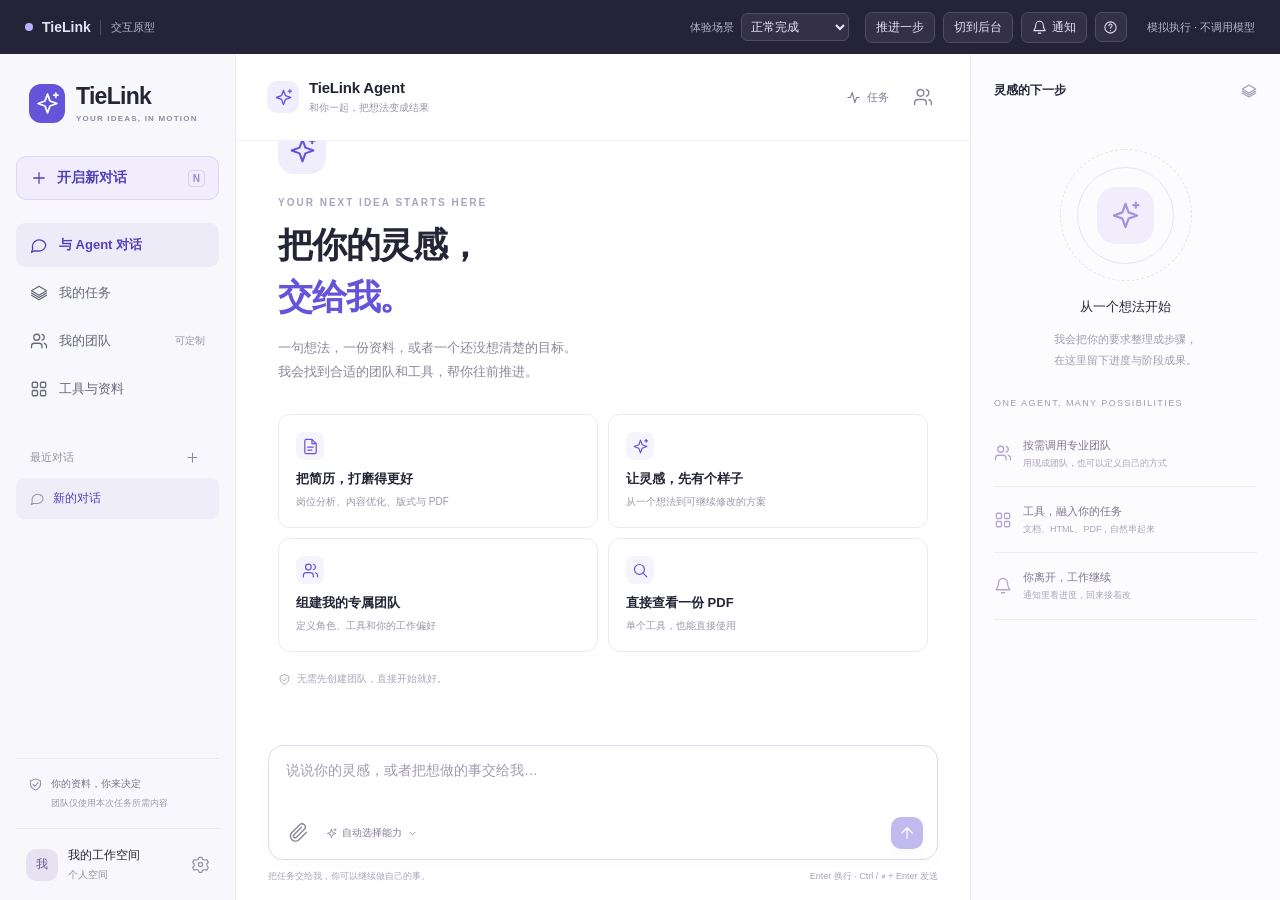
<file: docs/prototypes/main-agent/index.html>
<!doctype html>
<html lang="zh-CN">
<head>
  <meta charset="utf-8">
  <meta name="viewport" content="width=device-width, initial-scale=1">
  <meta name="theme-color" content="#6554d9">
  <title>TieLink · 把灵感交给 Agent</title>
  <link rel="stylesheet" href="styles.css">
</head>
<body>
  <div class="prototype-bar">
    <a class="prototype-brand" href="#" data-action="home"><span class="prototype-dot"></span>TieLink <span>交互原型</span></a>
    <div class="prototype-controls">
      <label class="scenario-label">体验场景 <select id="scenario" aria-label="体验场景"><option value="normal">正常完成</option><option value="input">需要补充资料</option><option value="failure">PDF 导出失败</option></select></label>
      <button class="prototype-button" data-action="advance" title="推进一个模拟执行步骤">推进一步</button>
      <button class="prototype-button" id="background-button" data-action="background">切到后台</button>
      <button class="prototype-button" data-action="notifications" aria-label="查看任务通知"><span data-icon="bell"></span><span class="notification-button-label">通知</span><span id="notification-count" class="tiny-count" hidden>0</span></button>
      <button class="prototype-button icon-only" data-action="help" aria-label="体验说明"><span data-icon="help"></span></button>
    </div>
    <span class="prototype-disclaimer">模拟执行 · 不调用模型</span>
  </div>

  <div id="application" class="application">
    <aside id="sidebar" class="sidebar" aria-label="主导航">
      <div class="brand"><span class="brand-mark" data-icon="sparkles"></span><span>TieLink<span class="brand-caption">YOUR IDEAS, IN MOTION</span></span><button class="icon-button mobile-only" data-action="close-sidebar" aria-label="关闭导航"><span data-icon="close"></span></button></div>
      <button class="new-chat" data-action="new-chat"><span data-icon="plus"></span>开启新对话<span class="keyboard-key">N</span></button>
      <nav class="nav-list">
        <button class="nav-item active" data-action="home"><span data-icon="message"></span>与 Agent 对话</button>
        <button class="nav-item" data-action="tasks"><span data-icon="layers"></span>我的任务<span id="task-count" class="nav-count"></span></button>
        <button class="nav-item" data-action="teams"><span data-icon="users"></span>我的团队<span class="nav-tail">可定制</span></button>
        <button class="nav-item" data-action="tools"><span data-icon="grid"></span>工具与资料</button>
      </nav>
      <div class="sidebar-label">最近对话<button class="icon-button small" data-action="new-chat" aria-label="新建对话"><span data-icon="plus"></span></button></div>
      <div id="conversation-list" class="conversation-list"></div>
      <div class="sidebar-bottom"><div class="workspace-note"><span data-icon="shield"></span><div>你的资料，你来决定<small>团队仅使用本次任务所需内容</small></div></div><button class="profile" data-action="settings"><span class="profile-avatar">我</span><span>我的工作空间<small>个人空间</small></span><span data-icon="settings"></span></button></div>
    </aside>
    <div id="sidebar-backdrop" class="sidebar-backdrop" data-action="close-sidebar" hidden></div>

    <main class="chat-main">
      <header class="chat-header"><div class="header-identity"><button class="icon-button mobile-only" data-action="sidebar" aria-label="打开导航"><span data-icon="menu"></span></button><span class="agent-mini" data-icon="sparkles"></span><div><h1>TieLink Agent</h1><span>和你一起，把想法变成结果</span></div></div><div class="header-actions"><button class="quiet-button" data-action="tasks"><span data-icon="activity"></span><span id="header-task-label">任务</span></button><button class="icon-button" data-action="teams" aria-label="选择团队"><span data-icon="users"></span></button></div></header>
      <div id="context-banner" class="context-banner" hidden></div>
      <div id="chat-scroll" class="chat-scroll"><div id="messages" class="messages"></div></div>
      <div class="composer-wrap"><div id="attachment-list" class="attachment-list"></div><form id="composer-form" class="composer"><textarea id="composer-input" rows="2" aria-label="对 Agent 说出你的想法" placeholder="说说你的灵感，或者把想做的事交给我…"></textarea><div class="composer-actions"><div class="composer-left"><button type="button" class="icon-button" data-action="attach" aria-label="添加资料"><span data-icon="paperclip"></span></button><button type="button" class="team-picker" data-action="pick-team"><span data-icon="sparkles"></span><span id="selected-team-label">自动选择能力</span><span data-icon="chevron"></span></button></div><button id="send-button" class="send-button" type="submit" aria-label="发送消息" disabled><span data-icon="send"></span></button></div></form><div class="composer-hint">把任务交给我，你可以继续做自己的事。<span class="desktop-only">Enter 换行 · Ctrl / ⌘ + Enter 发送</span></div></div>
    </main>

    <aside id="work-panel" class="work-panel" aria-label="当前任务与阶段成果"></aside>
  </div>

  <section id="background-screen" class="background-screen" hidden aria-label="模拟手机后台与通知栏">
    <div class="background-intro"><div class="eyebrow">LEAVE THE CHAT. KEEP THE MOMENTUM.</div><h2>你去忙，<br>我接着做。</h2><p>任务会继续推进。下拉通知，<br>就能看到当前进度与已经做出的成果。</p><button class="primary-button" data-action="return-app"><span data-icon="message"></span>回到 TieLink</button><button class="text-button" data-action="network" id="network-toggle"><span data-icon="wifi"></span>体验断网与恢复</button><small>此处模拟手机桌面与系统通知，<br>不会创建真实 Android 后台服务。</small></div>
    <div class="device"><div class="device-status"><strong>23:30</strong><div><span data-icon="signal"></span><span data-icon="wifi"></span><span data-icon="battery"></span></div></div><div class="device-wallpaper"><div class="wallpaper-orbit orbit-one"></div><div class="wallpaper-orbit orbit-two"></div><div class="home-clock">23:30<span>11 月 24 日　星期二</span></div><button class="notification-pull" data-action="shade"><span data-icon="bell"></span>下拉查看 TieLink 进度<span data-icon="chevron"></span></button><div id="home-notification"></div><div class="home-apps"><button data-action="return-app"><span class="home-app-icon" data-icon="sparkles"></span>TieLink</button><div><span class="home-app-icon neutral" data-icon="calendar"></span>日历</div><div><span class="home-app-icon neutral" data-icon="image"></span>相册</div><div><span class="home-app-icon neutral" data-icon="message"></span>消息</div></div></div><div class="gesture-bar"></div>
      <div id="notification-shade" class="notification-shade" hidden><div class="shade-date">11 月 24 日，星期二<button class="icon-button" data-action="close-shade" aria-label="收起通知栏"><span data-icon="close"></span></button></div><div class="quick-settings"><button id="wifi-quick" data-action="network" aria-label="切换模拟网络"><span data-icon="wifi"></span></button><div><span data-icon="bluetooth"></span></div><div><span data-icon="moon"></span></div><div><span data-icon="flash"></span></div></div><div class="shade-heading">通知<span>系统界面示意</span></div><div id="shade-notifications"></div><button class="shade-return" data-action="return-app">返回 TieLink</button></div>
    </div>
  </section>

  <div id="modal-layer" class="modal-layer" hidden><div class="modal-backdrop" data-action="close-modal"></div><section id="modal" class="modal" role="dialog" aria-modal="true" aria-labelledby="modal-title" tabindex="-1"></section></div>
  <div id="toast" class="toast" role="status" aria-live="polite" hidden></div>
  <input id="file-input" type="file" accept=".txt,.md,.pdf,.docx,.html" multiple hidden>
  <script src="app.js"></script>
</body>
</html>
</file>
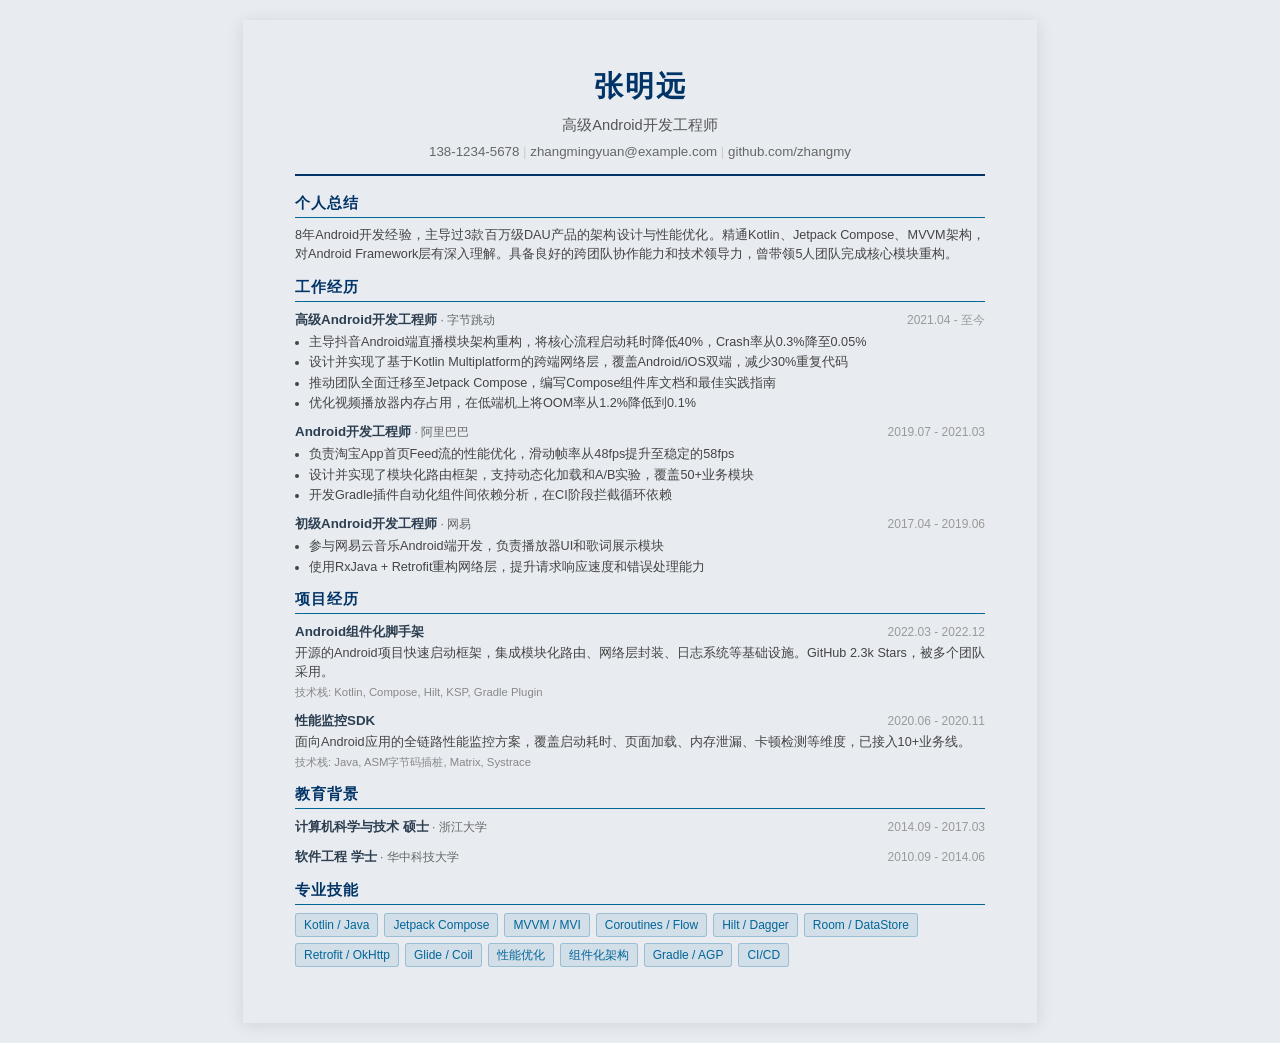
<file: sample_classic_resume.html>
<!doctype html>
<html lang="zh-CN">
<head>
<meta charset="utf-8"/>
<meta name="viewport" content="width=device-width, initial-scale=1"/>
<style>
  * { margin: 0; padding: 0; box-sizing: border-box; }
  body {
    font-family: "PingFang SC", "Microsoft YaHei", "Noto Sans SC", "Helvetica Neue", Arial, sans-serif;
    color: #2c3e50; background: #e8ecf1;
    width: 794px; margin: 20px auto; padding: 44px 52px;
    font-size: 10pt; line-height: 1.5;
    box-shadow: 0 2px 16px rgba(0,0,0,0.10);
  }
  .header { text-align: center; border-bottom: 2.5px solid #003366; padding-bottom: 12px; margin-bottom: 16px; }
  .header h1 { font-size: 22pt; font-weight: 700; color: #003366; letter-spacing: 2px; margin-bottom: 6px; }
  .header .target { font-size: 11pt; color: #555; margin-bottom: 6px; }
  .header .contact { font-size: 10pt; color: #666; }
  .header .contact span + span::before { content: " | "; color: #ccc; }
  .section { margin-bottom: 12px; }
  .section-title { font-size: 11pt; font-weight: 700; color: #003366;
    border-bottom: 1.5px solid #006699; padding-bottom: 3px; margin-bottom: 8px; letter-spacing: 1px; }
  .summary { font-size: 9.5pt; color: #444; text-align: justify; }
  .entry { margin-bottom: 10px; }
  .entry-header { display: flex; justify-content: space-between; align-items: baseline; }
  .entry-title { font-weight: 700; font-size: 10pt; color: #2c3e50; }
  .entry-subtitle { font-size: 9pt; color: #666; }
  .entry-period { font-size: 9pt; color: #999; white-space: nowrap; }
  .entry-highlights { margin-top: 3px; padding-left: 14px; }
  .entry-highlights li { font-size: 9.5pt; color: #444; margin-bottom: 2px; line-height: 1.45; }
  .skills-list { display: flex; flex-wrap: wrap; gap: 6px; }
  .skill-tag { background: #00669918; color: #006699;
    border: 1px solid #00669944; border-radius: 3px; padding: 2px 8px; font-size: 9pt; }
  .project-tech { font-size: 8.5pt; color: #888; margin-top: 2px; }
</style>
</head>
<body>
<div class="header">
  <h1>张明远</h1>
  <div class="target">高级Android开发工程师</div>
  <div class="contact"><span>138-1234-5678</span><span>zhangmingyuan@example.com</span><span>github.com/zhangmy</span></div>
</div>

<div class="section">
  <div class="section-title">个人总结</div>
  <div class="summary">8年Android开发经验，主导过3款百万级DAU产品的架构设计与性能优化。精通Kotlin、Jetpack Compose、MVVM架构，对Android Framework层有深入理解。具备良好的跨团队协作能力和技术领导力，曾带领5人团队完成核心模块重构。</div>
</div>

<div class="section">
  <div class="section-title">工作经历</div>

  <div class="entry">
    <div class="entry-header">
      <div><span class="entry-title">高级Android开发工程师</span><span class="entry-subtitle"> · 字节跳动</span></div>
      <span class="entry-period">2021.04 - 至今</span>
    </div>
    <ul class="entry-highlights">
      <li>主导抖音Android端直播模块架构重构，将核心流程启动耗时降低40%，Crash率从0.3%降至0.05%</li>
      <li>设计并实现了基于Kotlin Multiplatform的跨端网络层，覆盖Android/iOS双端，减少30%重复代码</li>
      <li>推动团队全面迁移至Jetpack Compose，编写Compose组件库文档和最佳实践指南</li>
      <li>优化视频播放器内存占用，在低端机上将OOM率从1.2%降低到0.1%</li>
    </ul>
  </div>

  <div class="entry">
    <div class="entry-header">
      <div><span class="entry-title">Android开发工程师</span><span class="entry-subtitle"> · 阿里巴巴</span></div>
      <span class="entry-period">2019.07 - 2021.03</span>
    </div>
    <ul class="entry-highlights">
      <li>负责淘宝App首页Feed流的性能优化，滑动帧率从48fps提升至稳定的58fps</li>
      <li>设计并实现了模块化路由框架，支持动态化加载和A/B实验，覆盖50+业务模块</li>
      <li>开发Gradle插件自动化组件间依赖分析，在CI阶段拦截循环依赖</li>
    </ul>
  </div>

  <div class="entry">
    <div class="entry-header">
      <div><span class="entry-title">初级Android开发工程师</span><span class="entry-subtitle"> · 网易</span></div>
      <span class="entry-period">2017.04 - 2019.06</span>
    </div>
    <ul class="entry-highlights">
      <li>参与网易云音乐Android端开发，负责播放器UI和歌词展示模块</li>
      <li>使用RxJava + Retrofit重构网络层，提升请求响应速度和错误处理能力</li>
    </ul>
  </div>
</div>

<div class="section">
  <div class="section-title">项目经历</div>

  <div class="entry">
    <div class="entry-header">
      <span class="entry-title">Android组件化脚手架</span>
      <span class="entry-period">2022.03 - 2022.12</span>
    </div>
    <div class="summary" style="margin-top:2px;">开源的Android项目快速启动框架，集成模块化路由、网络层封装、日志系统等基础设施。GitHub 2.3k Stars，被多个团队采用。</div>
    <div class="project-tech">技术栈: Kotlin, Compose, Hilt, KSP, Gradle Plugin</div>
  </div>

  <div class="entry">
    <div class="entry-header">
      <span class="entry-title">性能监控SDK</span>
      <span class="entry-period">2020.06 - 2020.11</span>
    </div>
    <div class="summary" style="margin-top:2px;">面向Android应用的全链路性能监控方案，覆盖启动耗时、页面加载、内存泄漏、卡顿检测等维度，已接入10+业务线。</div>
    <div class="project-tech">技术栈: Java, ASM字节码插桩, Matrix, Systrace</div>
  </div>
</div>

<div class="section">
  <div class="section-title">教育背景</div>
  <div class="entry">
    <div class="entry-header">
      <div><span class="entry-title">计算机科学与技术 硕士</span><span class="entry-subtitle"> · 浙江大学</span></div>
      <span class="entry-period">2014.09 - 2017.03</span>
    </div>
  </div>
  <div class="entry">
    <div class="entry-header">
      <div><span class="entry-title">软件工程 学士</span><span class="entry-subtitle"> · 华中科技大学</span></div>
      <span class="entry-period">2010.09 - 2014.06</span>
    </div>
  </div>
</div>

<div class="section">
  <div class="section-title">专业技能</div>
  <div class="skills-list"><span class="skill-tag">Kotlin / Java</span><span class="skill-tag">Jetpack Compose</span><span class="skill-tag">MVVM / MVI</span><span class="skill-tag">Coroutines / Flow</span><span class="skill-tag">Hilt / Dagger</span><span class="skill-tag">Room / DataStore</span><span class="skill-tag">Retrofit / OkHttp</span><span class="skill-tag">Glide / Coil</span><span class="skill-tag">性能优化</span><span class="skill-tag">组件化架构</span><span class="skill-tag">Gradle / AGP</span><span class="skill-tag">CI/CD</span></div>
</div>

</body>
</html>
</file>
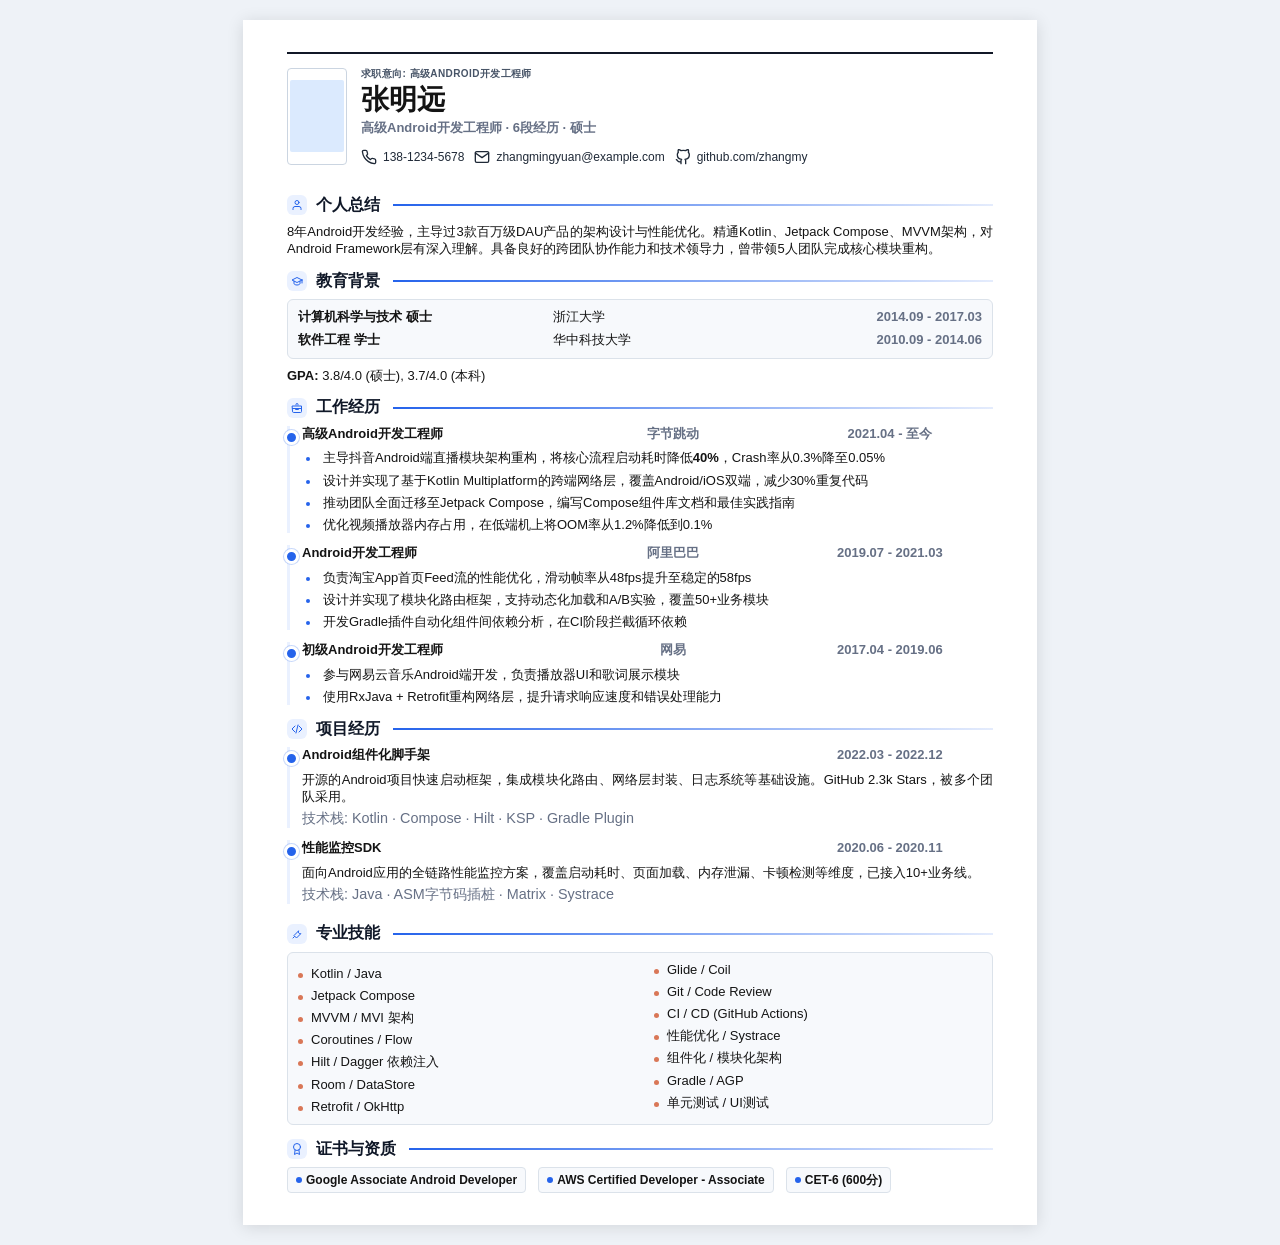
<file: sample_vibe_resume.html>
<!doctype html>
<html lang="zh-CN">
<head>
<meta charset="utf-8"/>
<meta name="viewport" content="width=device-width, initial-scale=1"/>
<style>
  :root {
    --page-width: 794px;
    --accent: #2563eb;
    --accent-soft: #eaf1ff;
    --rust: #d97757;
    --ink: #141414;
    --muted: #667085;
    --hairline: #dbe2ea;
    --panel: #f7f9fc;
    --screen-bg: #eef2f7;
  }

  * { box-sizing: border-box; }

  html, body { margin: 0; min-height: 100%; background: #eef2f7; }

  body {
    color: var(--ink);
    font-family: "Noto Sans CJK SC", "Microsoft YaHei", "PingFang SC", "Heiti SC", Arial, sans-serif;
    line-height: 1.35;
  }

  .icon-sprite { display: none; }

  .icon, .section-icon {
    display: inline-block; fill: none; flex: 0 0 auto;
    stroke: currentColor; stroke-linecap: round; stroke-linejoin: round; stroke-width: 2;
  }

  .icon { height: 16px; width: 16px; }

  .page {
    background: #fff; margin: 20px auto; overflow: visible;
    padding: 32px 44px; width: var(--page-width);
    box-shadow: 0 2px 16px rgba(0,0,0,0.12);
  }

  .resume-header {
    align-items: stretch; background: #fff;
    border: 0; border-top: 2px solid #111827;
    display: grid; gap: 14px; grid-template-columns: 60px minmax(0, 1fr);
    margin-bottom: 16px; padding: 14px 0 14px; text-align: left;
  }

  .photo-frame {
    align-items: center; background: #fff; border: 1px solid #cbd5e1;
    border-radius: 4px; display: flex; justify-content: center;
    overflow: hidden; padding: 2px;
  }

  .profile-photo {
    aspect-ratio: 3 / 4; background: #dbeafe; border-radius: 2px;
    display: block; height: 72px; object-fit: cover;
    object-position: 50% 34%; width: 54px;
  }

  .profile-main {
    display: flex; flex-direction: column; justify-content: center; min-width: 0;
  }


  .eyebrow {
    color: #475467; font-size: 10px; font-weight: 800;
    letter-spacing: 0.4px; line-height: 1.2; margin: 0 0 4px; text-transform: uppercase;
  }

  .name-row {
    display: block; margin-bottom: 6px;
  }

  .resume-header h1 {
    font-size: 28px; font-weight: 800; letter-spacing: 0;
    line-height: 1.15; margin: 0;
  }

  .identity-line { display: block; color: var(--muted); font-size: 13px; font-weight: 700; margin: 3px 0 6px; }

  .contact-line {
    align-items: flex-start; display: flex; flex-wrap: wrap;
    font-size: 12px; gap: 10px; justify-content: flex-start;
    letter-spacing: 0; margin: 0;
  }

  .contact-line a {
    align-items: center; border: 0; background: none;
    color: #1f2937; display: inline-flex; gap: 6px;
    text-decoration: none;
  }

  .section { margin-top: 14px; }
  .section:first-of-type { margin-top: 0; }

  .section h2 {
    align-items: center; color: #101828; display: flex;
    font-size: 16px; font-weight: 800; gap: 9px;
    line-height: 1.05; margin: 0 0 8px; position: relative;
  }

  .section h2::after {
    background: linear-gradient(90deg, var(--accent) 0%, rgba(37, 99, 235, 0.12) 100%);
    content: ""; flex: 1; height: 2px; margin-left: 4px;
  }

  .section-icon {
    background: var(--accent-soft); border-radius: 6px;
    color: var(--accent); height: 20px; padding: 4px; width: 20px;
  }

  .education-grid {
    background: var(--panel); border: 1px solid var(--hairline);
    border-radius: 6px; display: grid; font-size: 13px;
    grid-template-columns: 1.25fr 1.1fr 1fr; line-height: 1.45;
    margin-bottom: 10px; padding: 8px 10px; row-gap: 4px;
  }

  .education-grid div:nth-child(3n) {
    color: var(--muted); font-weight: 700; text-align: right;
  }

  .info-line { font-size: 13px; line-height: 1.15; margin: 5px 0 0; }
  .info-line strong { font-size: 13px; font-weight: 800; }

  .experience {
    border-left: 3px solid var(--accent-soft); margin-top: 12px;
    padding-left: 12px; position: relative;
  }

  .experience::before {
    background: var(--accent); border: 3px solid #fff;
    border-radius: 999px; box-shadow: 0 0 0 1px rgba(37, 99, 235, 0.25);
    content: ""; height: 9px; left: -6px; position: absolute;
    top: 4px; width: 9px;
  }

  .experience:first-of-type { margin-top: 0; }

  .entry-head {
    align-items: start; display: grid; font-size: 13px;
    grid-template-columns: 1.25fr 1.1fr 1fr; line-height: 1.2; margin-bottom: 8px;
  }

  .entry-head strong { font-weight: 800; }

  .company-title { align-items: center; display: inline-flex; gap: 8px; }
  .company-logo { display: block; flex: 0 0 auto; height: 24px; object-fit: contain; width: 24px; }

  .entry-head span { color: var(--muted); font-weight: 700; text-align: center; }

  .project-title { align-items: center; display: inline-flex; gap: 8px; }
  .project-title img { height: 22px; width: 22px; }

  .summary {
    font-size: 13px; line-height: 1.32; margin: 0 0 4px; text-align: justify;
  }

  .experience ul {
    font-size: 13px; line-height: 1.32; list-style-position: outside;
    margin: 0; padding-left: 18px;
  }

  .experience li { margin: 5px 0 0; padding-left: 3px; }
  .experience li::marker { color: var(--accent); font-size: 0.9em; }
  .experience li strong { font-weight: 800; }

  .skills-section { margin-top: 20px; }

  .skills-list {
    background: var(--panel); border: 1px solid var(--hairline);
    border-radius: 6px; columns: 2; column-gap: 28px;
    font-size: 13px; line-height: 1.4; list-style: none;
    margin: 0; padding: 8px 10px;
  }

  .skills-list li {
    break-inside: avoid; margin-top: 4px; padding-left: 13px; position: relative;
  }

  .skills-list li::before {
    background: var(--rust); border-radius: 999px; content: "";
    height: 5px; left: 0; position: absolute; top: 8px; width: 5px;
  }

  .cert-list { display: flex; flex-wrap: wrap; gap: 12px; }

  .cert-item {
    align-items: center; background: var(--panel); border: 1px solid var(--hairline);
    border-radius: 4px; color: var(--ink); display: inline-flex;
    font-size: 12px; font-weight: 600; gap: 4px; padding: 4px 8px;
  }

  .cert-item::before {
    content: ""; background: var(--accent); border-radius: 999px;
    display: inline-block; height: 6px; width: 6px;
  }
</style>
</head>
<body>

<svg aria-hidden="true" class="icon-sprite" xmlns="http://www.w3.org/2000/svg">
  <symbol id="icon-phone" viewBox="0 0 24 24">
    <path d="M22 16.92v3a2 2 0 0 1-2.18 2 19.8 19.8 0 0 1-8.63-3.07 19.5 19.5 0 0 1-6-6A19.8 19.8 0 0 1 2.11 4.18 2 2 0 0 1 4.1 2h3a2 2 0 0 1 2 1.72c.13.96.35 1.89.66 2.78a2 2 0 0 1-.45 2.11L8.09 9.91a16 16 0 0 0 6 6l1.3-1.22a2 2 0 0 1 2.11-.45c.89.31 1.82.53 2.78.66A2 2 0 0 1 22 16.92z"/>
  </symbol>
  <symbol id="icon-mail" viewBox="0 0 24 24">
    <path d="M4 4h16a2 2 0 0 1 2 2v12a2 2 0 0 1-2 2H4a2 2 0 0 1-2-2V6a2 2 0 0 1 2-2z"/>
    <path d="m22 6-10 7L2 6"/>
  </symbol>
  <symbol id="icon-github" viewBox="0 0 24 24">
    <path d="M9 19c-5 1.5-5-2.5-7-3m14 6v-3.9a3.4 3.4 0 0 0-.94-2.64c3.14-.35 6.44-1.54 6.44-7A5.44 5.44 0 0 0 20 4.77 5.07 5.07 0 0 0 19.91 1S18.73.65 16 2.48a13.38 13.38 0 0 0-7 0C6.27.65 5.09 1 5.09 1A5.07 5.07 0 0 0 5 4.77a5.44 5.44 0 0 0-1.5 3.78c0 5.42 3.3 6.61 6.44 7A3.4 3.4 0 0 0 9 18.11V22"/>
  </symbol>
  <symbol id="icon-link" viewBox="0 0 24 24">
    <path d="M10 13a5 5 0 0 0 7.54.54l3-3a5 5 0 0 0-7.07-7.07l-1.72 1.71"/>
    <path d="M14 11a5 5 0 0 0-7.54-.54l-3 3a5 5 0 0 0 7.07 7.07l1.71-1.71"/>
  </symbol>
  <symbol id="icon-school" viewBox="0 0 24 24">
    <path d="M22 10 12 5 2 10l10 5 10-5z"/>
    <path d="M6 12.5V17c0 1.7 2.7 3 6 3s6-1.3 6-3v-4.5M22 10v6"/>
  </symbol>
  <symbol id="icon-briefcase" viewBox="0 0 24 24">
    <path d="M10 6V5a2 2 0 0 1 2-2h0a2 2 0 0 1 2 2v1"/>
    <path d="M3 8h18v11a2 2 0 0 1-2 2H5a2 2 0 0 1-2-2zM3 13h18M9 13v2h6v-2"/>
  </symbol>
  <symbol id="icon-code" viewBox="0 0 24 24">
    <path d="m16 18 6-6-6-6M8 6l-6 6 6 6M14 4l-4 16"/>
  </symbol>
  <symbol id="icon-tool" viewBox="0 0 24 24">
    <path d="M14.7 6.3a4 4 0 0 0 5 5L11 20l-5-5 8.7-8.7z"/>
    <path d="m7 17-3 3"/>
  </symbol>
  <symbol id="icon-user" viewBox="0 0 24 24">
    <path d="M20 21v-2a4 4 0 0 0-4-4H8a4 4 0 0 0-4 4v2"/>
    <circle cx="12" cy="7" r="4"/>
  </symbol>
  <symbol id="icon-award" viewBox="0 0 24 24">
    <circle cx="12" cy="8" r="7"/>
    <path d="M8.21 13.89 7 23l5-3 5 3-1.21-9.12"/>
  </symbol>
</svg>

<main class="page" aria-label="简历">
  <header class="resume-header">
    <div class="photo-frame">
      <div class="profile-photo"></div>
    </div>
    <div class="profile-main">
      <p class="eyebrow">求职意向: 高级Android开发工程师</p>
      <div class="name-row">
        <h1>张明远</h1>
        <p class="identity-line">高级Android开发工程师 · 6段经历 · 硕士</p>
      </div>
      <div class="contact-line">
        <a href="tel:+8613812345678"><svg class="icon"><use href="#icon-phone"/></svg>138-1234-5678</a>
        <a href="mailto:zhangmingyuan@example.com"><svg class="icon"><use href="#icon-mail"/></svg>zhangmingyuan@example.com</a>
        <a href="https://github.com/zhangmy"><svg class="icon"><use href="#icon-github"/></svg>github.com/zhangmy</a>
      </div>
    </div>
  </header>

  <section class="section" id="summary-section">
    <h2><svg class="section-icon"><use href="#icon-user"></use></svg>个人总结</h2>
    <p class="summary">8年Android开发经验，主导过3款百万级DAU产品的架构设计与性能优化。精通Kotlin、Jetpack Compose、MVVM架构，对Android Framework层有深入理解。具备良好的跨团队协作能力和技术领导力，曾带领5人团队完成核心模块重构。</p>
  </section>

  <section class="section" id="education-section">
    <h2><svg class="section-icon"><use href="#icon-school"></use></svg>教育背景</h2>
    <div class="education-grid">
      <div><strong>计算机科学与技术 硕士</strong></div>
      <div>浙江大学</div>
      <div>2014.09 - 2017.03</div>
      <div><strong>软件工程 学士</strong></div>
      <div>华中科技大学</div>
      <div>2010.09 - 2014.06</div>
    </div>
    <p class="info-line"><strong>GPA:</strong> 3.8/4.0 (硕士), 3.7/4.0 (本科)</p>
  </section>

  <section class="section" id="experience-section">
    <h2><svg class="section-icon"><use href="#icon-briefcase"></use></svg>工作经历</h2>

    <div class="experience">
      <div class="entry-head">
        <div class="company-title"><strong>高级Android开发工程师</strong></div>
        <span>字节跳动</span>
        <span>2021.04 - 至今</span>
      </div>
      <ul>
        <li>主导抖音Android端直播模块架构重构，将核心流程启动耗时降低<strong>40%</strong>，Crash率从0.3%降至0.05%</li>
        <li>设计并实现了基于Kotlin Multiplatform的跨端网络层，覆盖Android/iOS双端，减少30%重复代码</li>
        <li>推动团队全面迁移至Jetpack Compose，编写Compose组件库文档和最佳实践指南</li>
        <li>优化视频播放器内存占用，在低端机上将OOM率从1.2%降低到0.1%</li>
      </ul>
    </div>

    <div class="experience">
      <div class="entry-head">
        <div class="company-title"><strong>Android开发工程师</strong></div>
        <span>阿里巴巴</span>
        <span>2019.07 - 2021.03</span>
      </div>
      <ul>
        <li>负责淘宝App首页Feed流的性能优化，滑动帧率从48fps提升至稳定的58fps</li>
        <li>设计并实现了模块化路由框架，支持动态化加载和A/B实验，覆盖50+业务模块</li>
        <li>开发Gradle插件自动化组件间依赖分析，在CI阶段拦截循环依赖</li>
      </ul>
    </div>

    <div class="experience">
      <div class="entry-head">
        <div class="company-title"><strong>初级Android开发工程师</strong></div>
        <span>网易</span>
        <span>2017.04 - 2019.06</span>
      </div>
      <ul>
        <li>参与网易云音乐Android端开发，负责播放器UI和歌词展示模块</li>
        <li>使用RxJava + Retrofit重构网络层，提升请求响应速度和错误处理能力</li>
      </ul>
    </div>
  </section>

  <section class="section" id="project-section">
    <h2><svg class="section-icon"><use href="#icon-code"></use></svg>项目经历</h2>

    <div class="experience">
      <div class="entry-head">
        <div class="project-title"><strong>Android组件化脚手架</strong></div>
        <span></span>
        <span>2022.03 - 2022.12</span>
      </div>
      <p class="summary">开源的Android项目快速启动框架，集成模块化路由、网络层封装、日志系统等基础设施。GitHub 2.3k Stars，被多个团队采用。</p>
      <p class="summary" style="color:var(--muted);font-size:0.9em;">技术栈: Kotlin · Compose · Hilt · KSP · Gradle Plugin</p>
    </div>

    <div class="experience">
      <div class="entry-head">
        <div class="project-title"><strong>性能监控SDK</strong></div>
        <span></span>
        <span>2020.06 - 2020.11</span>
      </div>
      <p class="summary">面向Android应用的全链路性能监控方案，覆盖启动耗时、页面加载、内存泄漏、卡顿检测等维度，已接入10+业务线。</p>
      <p class="summary" style="color:var(--muted);font-size:0.9em;">技术栈: Java · ASM字节码插桩 · Matrix · Systrace</p>
    </div>
  </section>

  <section class="section skills-section" id="skills-section">
    <h2><svg class="section-icon"><use href="#icon-tool"></use></svg>专业技能</h2>
    <ul class="skills-list">
      <li>Kotlin / Java</li>
      <li>Jetpack Compose</li>
      <li>MVVM / MVI 架构</li>
      <li>Coroutines / Flow</li>
      <li>Hilt / Dagger 依赖注入</li>
      <li>Room / DataStore</li>
      <li>Retrofit / OkHttp</li>
      <li>Glide / Coil</li>
      <li>Git / Code Review</li>
      <li>CI / CD (GitHub Actions)</li>
      <li>性能优化 / Systrace</li>
      <li>组件化 / 模块化架构</li>
      <li>Gradle / AGP</li>
      <li>单元测试 / UI测试</li>
    </ul>
  </section>

  <section class="section" id="cert-section">
    <h2><svg class="section-icon"><use href="#icon-award"></use></svg>证书与资质</h2>
    <div class="cert-list">
      <span class="cert-item">Google Associate Android Developer</span>
      <span class="cert-item">AWS Certified Developer - Associate</span>
      <span class="cert-item">CET-6 (600分)</span>
    </div>
  </section>
</main>

</body>
</html>
</file>
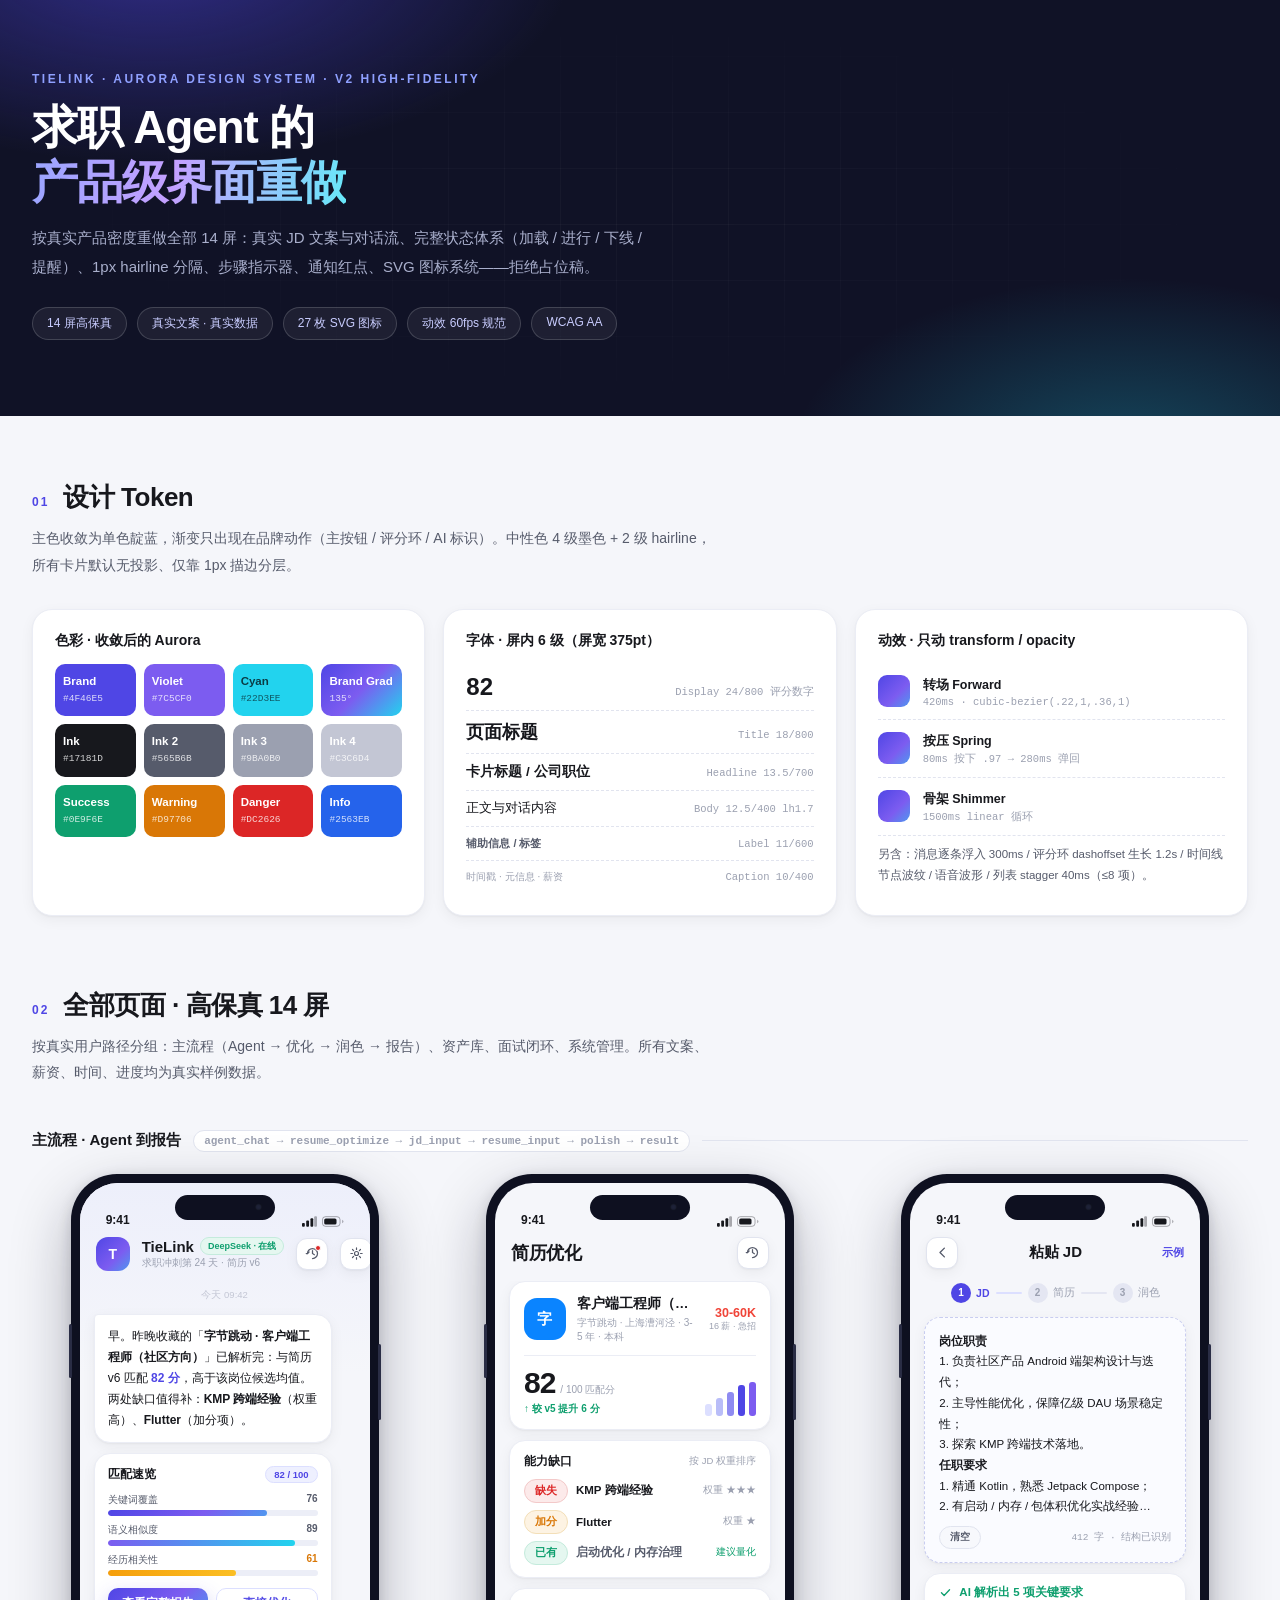
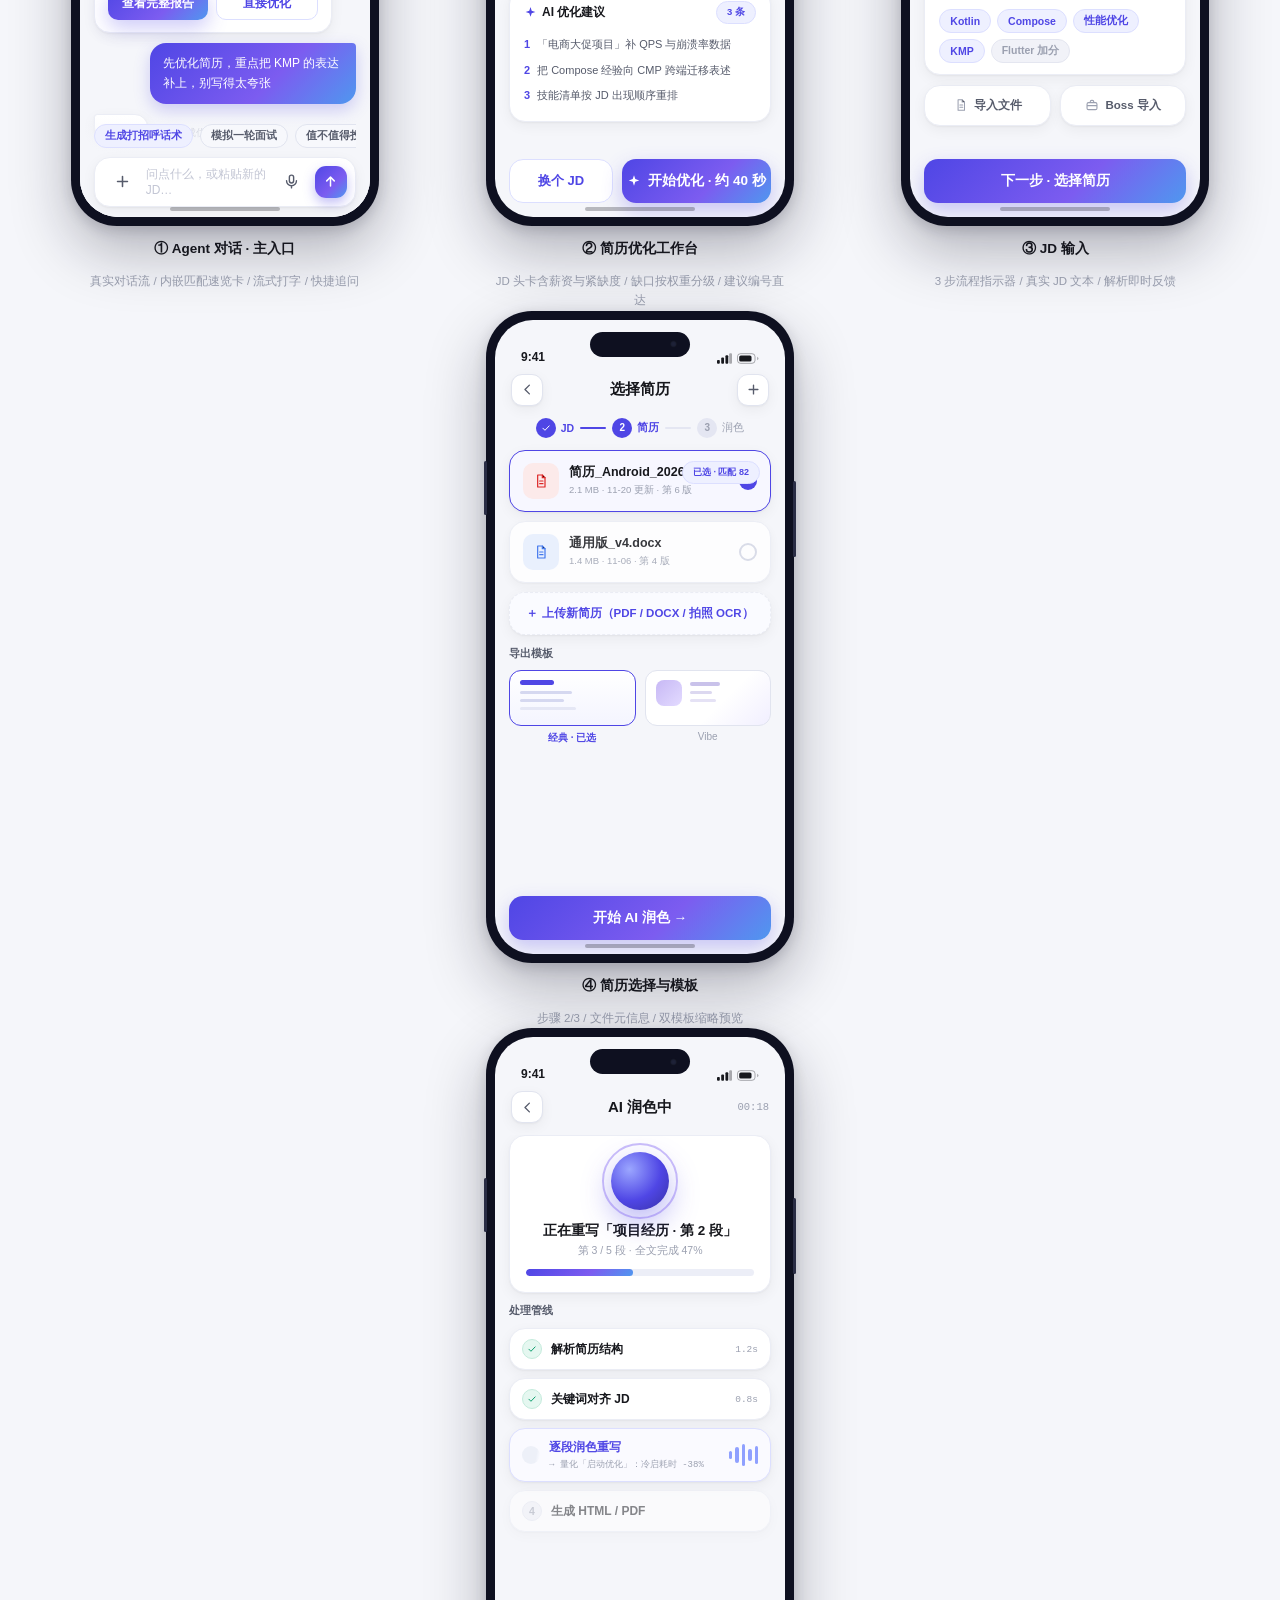
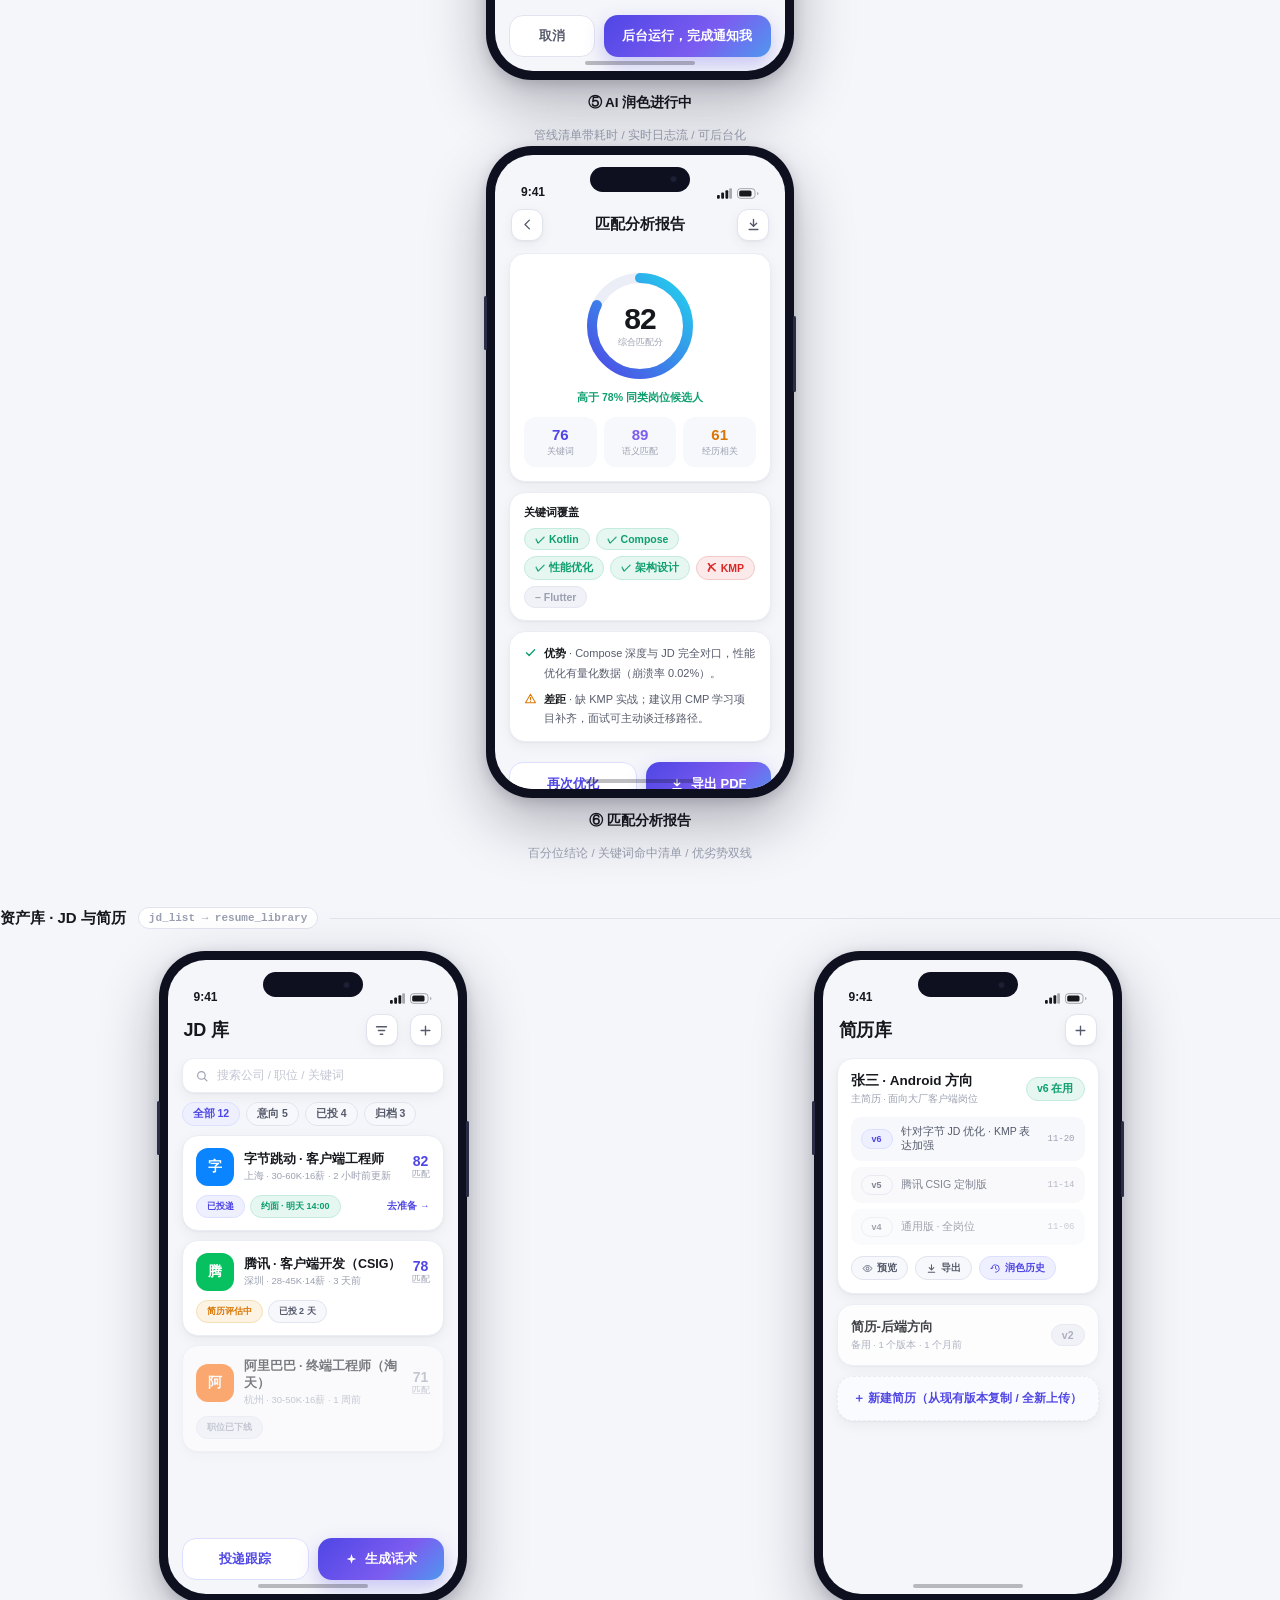
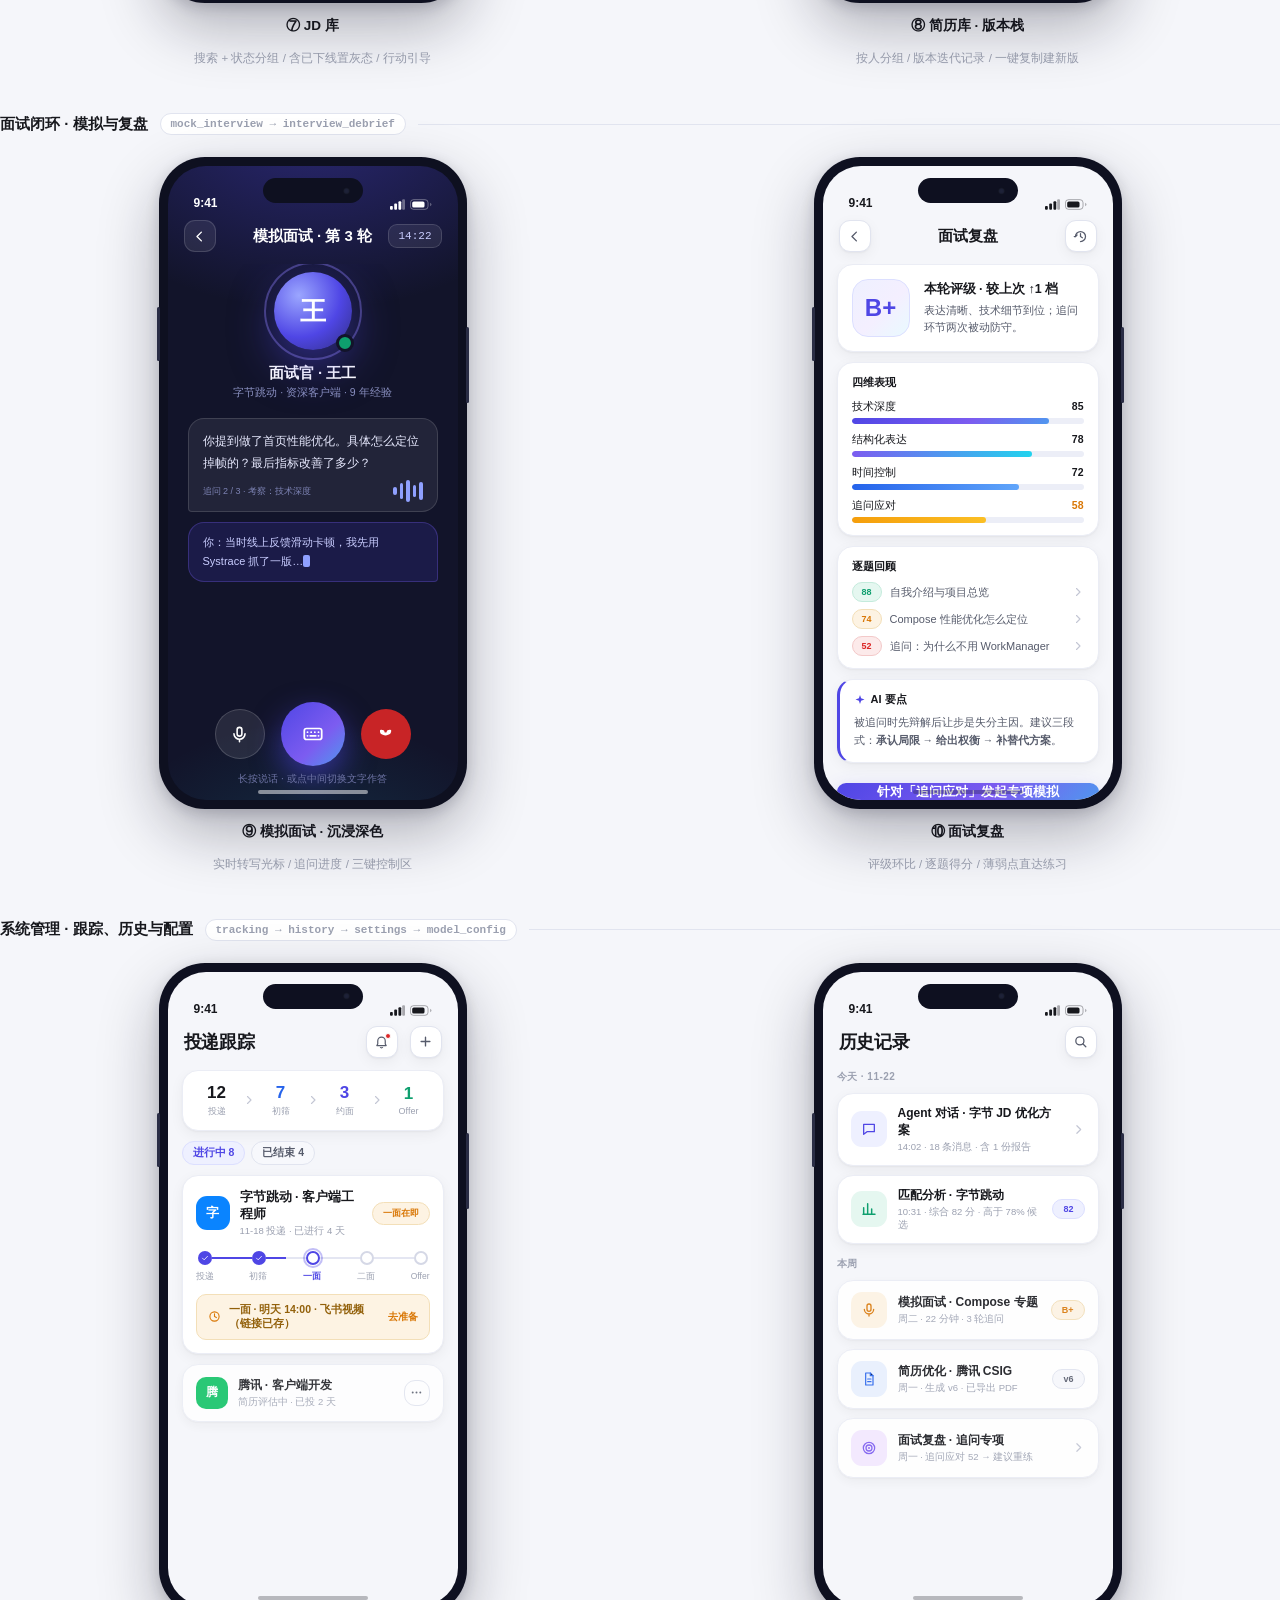
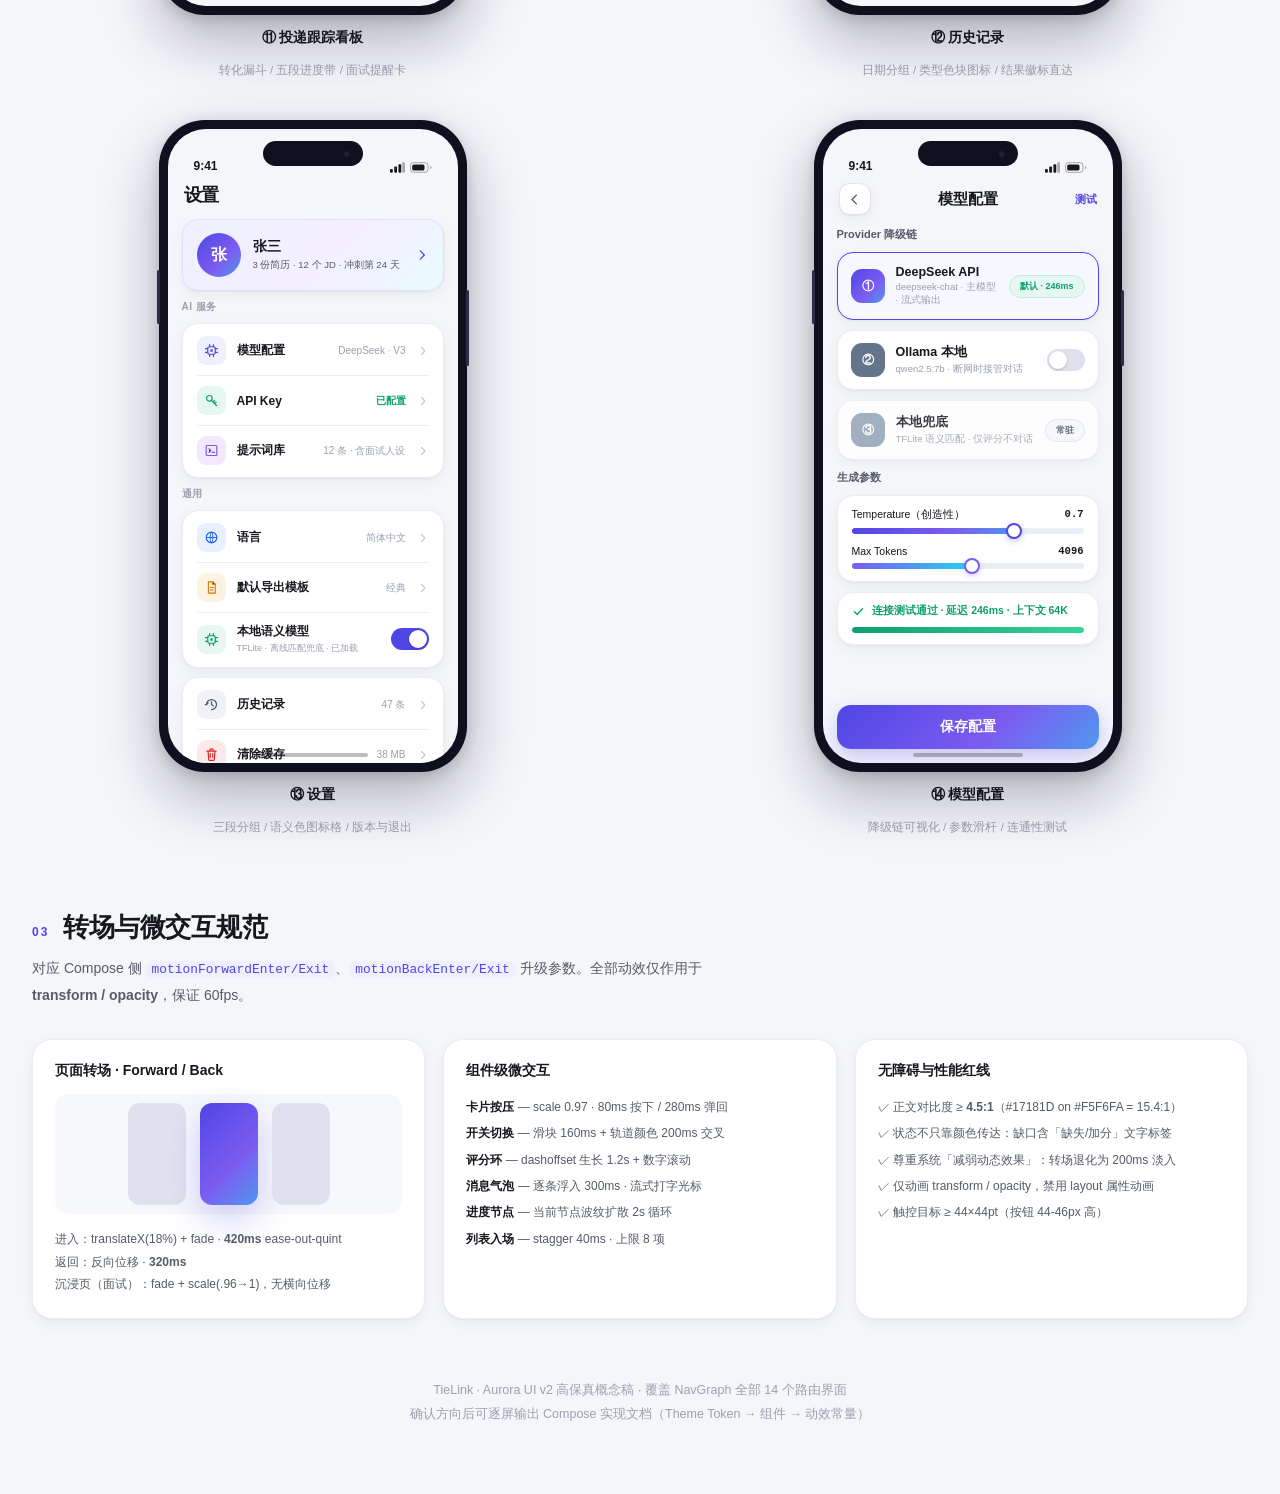
<file: docs/ui-redesign-aurora-v2.html>
<!DOCTYPE html>
<html lang="zh-CN">
<head>
<meta charset="UTF-8">
<meta name="viewport" content="width=device-width, initial-scale=1.0">
<title>TieLink · Aurora UI v2 — 高保真全页面设计稿</title>
<style>
:root{
  --brand:#4F46E5; --brand-2:#7C5CF0; --brand-3:#22D3EE;
  --grad:linear-gradient(135deg,#4F46E5 0%,#7C5CF0 60%,#22D3EE 140%);
  --grad-soft:linear-gradient(135deg,#EEF0FF,#F4EFFF 55%,#E9FAFF);
  --bg:#F5F6FA; --surface:#FFFFFF; --surface-2:#F7F8FC;
  --hair:#EBEDF5; --hair-2:#E1E4EF;
  --ink:#17181D; --ink-2:#565B6B; --ink-3:#9BA0B0; --ink-4:#C3C6D4;
  --ok:#0E9F6E; --ok-bg:#E5F7F0; --warn:#D97706; --warn-bg:#FDF3E3;
  --dgr:#DC2626; --dgr-bg:#FCEAEA; --info:#2563EB; --info-bg:#E8F0FE;
  --sh-1:0 1px 2px rgba(23,24,29,.04),0 4px 14px rgba(23,24,29,.05);
  --sh-pop:0 24px 60px rgba(16,18,38,.30),0 4px 14px rgba(16,18,38,.16);
  --ease:cubic-bezier(.22,1,.36,1); --spring:cubic-bezier(.34,1.56,.64,1);
}
*{margin:0;padding:0;box-sizing:border-box;}
body{font-family:-apple-system,"SF Pro SC","PingFang SC","Microsoft YaHei UI",sans-serif;background:var(--bg);color:var(--ink);-webkit-font-smoothing:antialiased;}
.wrap{max-width:1440px;margin:0 auto;padding:0 32px;}
code{font-family:ui-monospace,Consolas,monospace;font-size:.92em;color:var(--brand);background:#EEF0FF;padding:1px 6px;border-radius:6px;}
.hero{background:#101226;color:#fff;padding:72px 0 76px;position:relative;overflow:hidden;}
.hero::before{content:"";position:absolute;inset:0;background:radial-gradient(700px 340px at 12% -10%,rgba(79,70,229,.5),transparent 60%),radial-gradient(560px 300px at 88% 110%,rgba(34,211,238,.28),transparent 60%);}
.hero .grid-lines{position:absolute;inset:0;background-image:linear-gradient(rgba(255,255,255,.035) 1px,transparent 1px),linear-gradient(90deg,rgba(255,255,255,.035) 1px,transparent 1px);background-size:56px 56px;mask-image:radial-gradient(closest-side,#000,transparent);}
.hero .wrap{position:relative;}
.hero .crumb{font-size:12px;letter-spacing:2.5px;color:#8FA0FF;font-weight:700;animation:up .5s var(--ease) both;}
.hero h1{margin-top:14px;font-size:46px;font-weight:800;letter-spacing:-1.2px;line-height:1.2;animation:up .5s var(--ease) .06s both;}
.hero h1 em{font-style:normal;background:linear-gradient(100deg,#9AA5FF,#C4A0FF 45%,#67E8F9);-webkit-background-clip:text;background-clip:text;color:transparent;}
.hero .sub{margin-top:14px;font-size:15px;color:#A9AFCC;line-height:1.9;max-width:620px;animation:up .5s var(--ease) .12s both;}
.hero .meta-row{display:flex;gap:10px;margin-top:26px;flex-wrap:wrap;animation:up .5s var(--ease) .18s both;}
.hero .meta-row span{font-size:12px;padding:7px 14px;border-radius:999px;border:1px solid rgba(255,255,255,.16);background:rgba(255,255,255,.06);color:#C9CDFF;}
@keyframes up{from{opacity:0;transform:translateY(22px)}to{opacity:1;transform:none}}
section{padding:64px 0 8px;}
.sec-head{display:flex;align-items:baseline;gap:14px;}
.sec-head .idx{font-size:12px;font-weight:800;color:var(--brand);letter-spacing:2px;}
.sec-head h2{font-size:26px;font-weight:800;letter-spacing:-.5px;}
.sec-desc{color:var(--ink-2);font-size:14px;line-height:1.9;max-width:680px;margin:10px 0 30px;}
.group-title{display:flex;align-items:center;gap:12px;margin:44px 0 22px;font-size:15px;font-weight:800;}
.group-title::after{content:"";flex:1;height:1px;background:var(--hair-2);}
.group-title .gt-tag{font-size:11px;font-weight:700;color:var(--ink-3);background:var(--surface);border:1px solid var(--hair-2);padding:4px 10px;border-radius:999px;font-family:ui-monospace,monospace;}
.tok-grid{display:grid;grid-template-columns:repeat(auto-fit,minmax(290px,1fr));gap:18px;}
.tok-card{background:var(--surface);border:1px solid var(--hair);border-radius:20px;padding:22px;box-shadow:var(--sh-1);}
.tok-card h3{font-size:14px;font-weight:800;margin-bottom:14px;}
.swatches{display:grid;grid-template-columns:repeat(4,1fr);gap:8px;}
.sw{border-radius:10px;padding:9px 8px 10px;color:#fff;font-size:10px;line-height:1.5;}
.sw b{display:block;font-size:11.5px;font-weight:700;}
.sw span{opacity:.8;font-family:ui-monospace,monospace;font-size:9.5px;}
.type-row{display:flex;align-items:baseline;justify-content:space-between;padding:9px 0;border-bottom:1px dashed var(--hair-2);}
.type-row:last-child{border:none;}
.type-row .meta{font-size:10.5px;color:var(--ink-3);font-family:ui-monospace,monospace;}
.motion-item{display:flex;gap:13px;align-items:center;padding:11px 0;border-bottom:1px dashed var(--hair-2);}
.motion-item:last-child{border:none;}
.motion-item .ball{width:32px;height:32px;border-radius:9px;background:var(--grad);flex:none;}
.motion-item b{font-size:12.5px;}
.motion-item span{display:block;font-size:10.5px;color:var(--ink-3);font-family:ui-monospace,monospace;margin-top:2px;}
.m1 .ball{animation:mv1 2s var(--ease) infinite;} @keyframes mv1{0%,18%{transform:translateX(0)}45%,63%{transform:translateX(52px)}92%,100%{transform:translateX(0)}}
.m2 .ball{animation:mv2 2.4s var(--spring) infinite;} @keyframes mv2{0%,16%{transform:scale(1)}30%{transform:scale(1.22)}42%{transform:scale(.94)}52%{transform:scale(1.08)}58%,100%{transform:scale(1)}}
.m3 .ball{animation:mv3 2.6s ease-in-out infinite;} @keyframes mv3{0%{opacity:.25}50%{opacity:1}100%{opacity:.25}}
.phone-row{display:grid;grid-template-columns:repeat(auto-fit,minmax(310px,1fr));gap:40px 30px;justify-items:center;}
.phone-slot{display:flex;flex-direction:column;align-items:center;gap:14px;animation:up .6s var(--ease) both;}
.phone{width:308px;height:652px;border-radius:46px;background:#0E1020;padding:9px;box-shadow:var(--sh-pop);position:relative;flex:none;transition:transform .3s var(--ease),box-shadow .3s var(--ease);}
.phone::before,.phone::after{content:"";position:absolute;background:#2A2D45;border-radius:2px;}
.phone::before{left:-2px;top:150px;width:3px;height:54px;}
.phone::after{right:-2px;top:170px;width:3px;height:76px;}
.phone-slot:hover .phone{transform:translateY(-9px);box-shadow:0 34px 80px rgba(79,70,229,.32),0 8px 20px rgba(16,18,38,.14);}
.screen{width:100%;height:100%;border-radius:38px;background:var(--bg);overflow:hidden;position:relative;display:flex;flex-direction:column;}
.island{position:absolute;top:12px;left:50%;transform:translateX(-50%);width:100px;height:25px;border-radius:999px;background:#0E1020;z-index:30;}
.island::after{content:"";position:absolute;right:13px;top:50%;transform:translateY(-50%);width:7px;height:7px;border-radius:50%;background:#1E2238;box-shadow:inset 0 0 2px #000;}
.home-ind{position:absolute;bottom:6px;left:50%;transform:translateX(-50%);width:110px;height:4px;border-radius:99px;background:rgba(23,24,29,.28);z-index:30;}
.home-ind.light{background:rgba(255,255,255,.5);}
.statusbar{height:48px;flex:none;display:flex;align-items:flex-end;justify-content:space-between;padding:0 26px 4px;font-size:12px;font-weight:700;position:relative;z-index:5;}
.statusbar .right{display:flex;gap:5px;align-items:center;}
.scr-body{flex:1;overflow:hidden;position:relative;display:flex;flex-direction:column;}
.ph-label{font-size:13.5px;font-weight:800;}
.ph-sub{font-size:11.5px;color:var(--ink-3);text-align:center;max-width:290px;line-height:1.7;}
.appbar{flex:none;display:flex;align-items:center;gap:12px;padding:6px 16px 12px;position:relative;z-index:4;}
.appbar .ttl{font-size:18px;font-weight:800;letter-spacing:-.3px;flex:1;}
.appbar .ttl-c{position:absolute;left:0;right:0;text-align:center;font-size:15px;font-weight:800;pointer-events:none;}
.icobtn{width:32px;height:32px;border-radius:11px;background:var(--surface);border:1px solid var(--hair-2);display:flex;align-items:center;justify-content:center;color:var(--ink-2);flex:none;box-shadow:var(--sh-1);position:relative;}
.icobtn .reddot{position:absolute;top:6px;right:6px;width:6px;height:6px;border-radius:50%;background:var(--dgr);border:1.5px solid #fff;}
.icobtn svg{width:15px;height:15px;}
.card{background:var(--surface);border:1px solid var(--hair);border-radius:16px;box-shadow:var(--sh-1);}
.chip{display:inline-flex;align-items:center;gap:4px;padding:4px 10px;border-radius:999px;font-size:10.5px;font-weight:600;background:var(--surface-2);border:1px solid var(--hair-2);color:var(--ink-2);white-space:nowrap;}
.chip.brand{background:#EEF0FF;border-color:#DCDFFF;color:var(--brand);}
.chip.ok{background:var(--ok-bg);border-color:#C4EBDC;color:var(--ok);}
.chip.warn{background:var(--warn-bg);border-color:#F3DFB8;color:var(--warn);}
.chip.dgr{background:var(--dgr-bg);border-color:#F3C9C9;color:var(--dgr);}
.chip.grey{background:#F1F2F8;border-color:#E4E6F0;color:var(--ink-3);}
.btn{display:flex;align-items:center;justify-content:center;gap:7px;height:46px;border-radius:14px;font-size:14px;font-weight:700;color:#fff;background:var(--grad);box-shadow:0 8px 20px rgba(79,70,229,.28);}
.btn.ghost{background:var(--surface);color:var(--brand);border:1.5px solid #DCDFFF;box-shadow:none;}
.avatar{border-radius:50%;display:flex;align-items:center;justify-content:center;font-weight:800;color:#fff;flex:none;}
.hairline{height:1px;background:var(--hair);}
.pbar{height:6px;border-radius:99px;background:#ECEEF7;overflow:hidden;}
.pbar i{display:block;height:100%;border-radius:99px;background:var(--grad);}
@keyframes msgIn{from{opacity:0;transform:translateY(12px) scale(.98)}to{opacity:1;transform:none}}
@keyframes shim{to{background-position:-200% 0}}
.skel{border-radius:6px;background:linear-gradient(100deg,#EDF0F8 40%,#F9FAFF 50%,#EDF0F8 60%);background-size:200% 100%;animation:shim 1.5s linear infinite;}
@keyframes ripple{from{transform:scale(.8);opacity:.9}to{transform:scale(1.4);opacity:0}}
@keyframes waveA{0%,100%{transform:scaleY(.4)}50%{transform:scaleY(1.3)}}
@keyframes tp{0%,60%,100%{transform:translateY(0);opacity:.4}30%{transform:translateY(-5px);opacity:1}}
.wave{display:flex;align-items:center;justify-content:center;gap:3px;height:26px;}
.wave i{width:3.5px;border-radius:99px;background:#8FA0FF;animation:waveA 1.1s ease-in-out infinite;}
.wave i:nth-child(1){height:8px}.wave i:nth-child(2){height:16px;animation-delay:.12s}.wave i:nth-child(3){height:22px;animation-delay:.24s}.wave i:nth-child(4){height:12px;animation-delay:.36s}.wave i:nth-child(5){height:18px;animation-delay:.48s}.wave i:nth-child(6){height:10px;animation-delay:.6s}
.mono{font-family:ui-monospace,Consolas,monospace;}
footer{padding:52px 0 64px;text-align:center;color:var(--ink-3);font-size:12.5px;line-height:1.9;}
.sb-dark{fill:#17181D;} .sb-light{fill:#fff;}
</style>
</head>
<body>

<svg width="0" height="0" style="position:absolute">
  <defs>
    <symbol id="i-back" viewBox="0 0 24 24"><path d="M15 5l-7 7 7 7" fill="none" stroke="currentColor" stroke-width="2.2" stroke-linecap="round" stroke-linejoin="round"/></symbol>
    <symbol id="i-next" viewBox="0 0 24 24"><path d="M9 5l7 7-7 7" fill="none" stroke="currentColor" stroke-width="2.2" stroke-linecap="round" stroke-linejoin="round"/></symbol>
    <symbol id="i-search" viewBox="0 0 24 24"><circle cx="11" cy="11" r="6.5" fill="none" stroke="currentColor" stroke-width="2"/><path d="M16 16l4.5 4.5" stroke="currentColor" stroke-width="2" stroke-linecap="round"/></symbol>
    <symbol id="i-plus" viewBox="0 0 24 24"><path d="M12 5v14M5 12h14" stroke="currentColor" stroke-width="2.2" stroke-linecap="round"/></symbol>
    <symbol id="i-more" viewBox="0 0 24 24"><circle cx="5" cy="12" r="1.8" fill="currentColor"/><circle cx="12" cy="12" r="1.8" fill="currentColor"/><circle cx="19" cy="12" r="1.8" fill="currentColor"/></symbol>
    <symbol id="i-mic" viewBox="0 0 24 24"><rect x="9" y="3" width="6" height="11" rx="3" fill="none" stroke="currentColor" stroke-width="2"/><path d="M5 11a7 7 0 0014 0M12 18v3" fill="none" stroke="currentColor" stroke-width="2" stroke-linecap="round"/></symbol>
    <symbol id="i-doc" viewBox="0 0 24 24"><path d="M7 3h7l4 4v14H7z" fill="none" stroke="currentColor" stroke-width="1.8" stroke-linejoin="round"/><path d="M14 3v4h4M10 12h5M10 16h5" stroke="currentColor" stroke-width="1.8" stroke-linecap="round"/></symbol>
    <symbol id="i-check" viewBox="0 0 24 24"><path d="M4.5 12.5l5 5L19.5 7" fill="none" stroke="currentColor" stroke-width="2.4" stroke-linecap="round" stroke-linejoin="round"/></symbol>
    <symbol id="i-clock" viewBox="0 0 24 24"><circle cx="12" cy="12" r="8.5" fill="none" stroke="currentColor" stroke-width="2"/><path d="M12 7v5l3.5 2" fill="none" stroke="currentColor" stroke-width="2" stroke-linecap="round"/></symbol>
    <symbol id="i-spark" viewBox="0 0 24 24"><path d="M12 2l2.2 6.6L21 11l-6.8 2.4L12 20l-2.2-6.6L3 11l6.8-2.4z" fill="currentColor"/></symbol>
    <symbol id="i-send" viewBox="0 0 24 24"><path d="M12 19V5M6 11l6-6 6 6" fill="none" stroke="currentColor" stroke-width="2.4" stroke-linecap="round" stroke-linejoin="round"/></symbol>
    <symbol id="i-dl" viewBox="0 0 24 24"><path d="M12 4v11M7 10l5 5 5-5M5 20h14" fill="none" stroke="currentColor" stroke-width="2.2" stroke-linecap="round" stroke-linejoin="round"/></symbol>
    <symbol id="i-eye" viewBox="0 0 24 24"><path d="M2.5 12S6 5.5 12 5.5 21.5 12 21.5 12 18 18.5 12 18.5 2.5 12 2.5 12z" fill="none" stroke="currentColor" stroke-width="1.8"/><circle cx="12" cy="12" r="3" fill="none" stroke="currentColor" stroke-width="1.8"/></symbol>
    <symbol id="i-gear" viewBox="0 0 24 24"><circle cx="12" cy="12" r="3.2" fill="none" stroke="currentColor" stroke-width="1.9"/><path d="M12 3v2.5M12 18.5V21M3 12h2.5M18.5 12H21M5.6 5.6l1.8 1.8M16.6 16.6l1.8 1.8M5.6 18.4l1.8-1.8M16.6 7.4l1.8-1.8" stroke="currentColor" stroke-width="1.9" stroke-linecap="round"/></symbol>
    <symbol id="i-msg" viewBox="0 0 24 24"><path d="M4 5h16v11H9l-5 4z" fill="none" stroke="currentColor" stroke-width="1.9" stroke-linejoin="round"/></symbol>
    <symbol id="i-brief" viewBox="0 0 24 24"><rect x="3.5" y="8" width="17" height="12" rx="2.5" fill="none" stroke="currentColor" stroke-width="1.9"/><path d="M9 8V6.5A2.5 2.5 0 0111.5 4h1A2.5 2.5 0 0115 6.5V8M3.5 13h17" fill="none" stroke="currentColor" stroke-width="1.9"/></symbol>
    <symbol id="i-target" viewBox="0 0 24 24"><circle cx="12" cy="12" r="8.5" fill="none" stroke="currentColor" stroke-width="1.9"/><circle cx="12" cy="12" r="4.5" fill="none" stroke="currentColor" stroke-width="1.9"/><circle cx="12" cy="12" r="1.4" fill="currentColor"/></symbol>
    <symbol id="i-chart" viewBox="0 0 24 24"><path d="M4 20V10M10 20V4M16 20v-8M21 20H3" fill="none" stroke="currentColor" stroke-width="2.2" stroke-linecap="round"/></symbol>
    <symbol id="i-keybd" viewBox="0 0 24 24"><rect x="2.5" y="6" width="19" height="12" rx="2.5" fill="none" stroke="currentColor" stroke-width="1.9"/><path d="M6 10h.01M10 10h.01M14 10h.01M18 10h.01M6 14h.01M18 14h.01M9 14h6" stroke="currentColor" stroke-width="2" stroke-linecap="round"/></symbol>
    <symbol id="i-end" viewBox="0 0 24 24"><path d="M5.5 15.5c4-3.5 9-3.5 13 0l.5 2.6a1.6 1.6 0 01-1.9 1.9l-2.6-.5a1.6 1.6 0 01-1.1-1.4v-1.3a9 9 0 00-3 0v1.3a1.6 1.6 0 01-1.1 1.4l-2.6.5a1.6 1.6 0 01-1.9-1.9z" fill="currentColor" transform="rotate(180 12 13)"/></symbol>
    <symbol id="i-hist" viewBox="0 0 24 24"><path d="M4 12a8 8 0 118 8" fill="none" stroke="currentColor" stroke-width="2" stroke-linecap="round"/><path d="M4 12H2m2 0l2.5-2.5M12 7.5V12l3 2" fill="none" stroke="currentColor" stroke-width="2" stroke-linecap="round"/></symbol>
    <symbol id="i-bell" viewBox="0 0 24 24"><path d="M6 16v-5a6 6 0 1112 0v5l1.5 2.5h-15zM10 21a2.2 2.2 0 004 0" fill="none" stroke="currentColor" stroke-width="1.9" stroke-linejoin="round"/></symbol>
    <symbol id="i-filter" viewBox="0 0 24 24"><path d="M4 6h16M7 12h10M10 18h4" stroke="currentColor" stroke-width="2.2" stroke-linecap="round"/></symbol>
    <symbol id="i-warn" viewBox="0 0 24 24"><path d="M12 4L2.8 20h18.4z" fill="none" stroke="currentColor" stroke-width="1.9" stroke-linejoin="round"/><path d="M12 10v4.5M12 17.5v.01" stroke="currentColor" stroke-width="2.2" stroke-linecap="round"/></symbol>
    <symbol id="i-key" viewBox="0 0 24 24"><circle cx="8.5" cy="8.5" r="4.5" fill="none" stroke="currentColor" stroke-width="1.9"/><path d="M12 12l8 8M17 17l2.5-2.5M14.5 14.5L17 12" stroke="currentColor" stroke-width="1.9" stroke-linecap="round"/></symbol>
    <symbol id="i-globe" viewBox="0 0 24 24"><circle cx="12" cy="12" r="8.5" fill="none" stroke="currentColor" stroke-width="1.9"/><path d="M3.5 12h17M12 3.5c2.8 2.3 2.8 14.7 0 17-2.8-2.3-2.8-14.7 0-17z" fill="none" stroke="currentColor" stroke-width="1.6"/></symbol>
    <symbol id="i-cpu" viewBox="0 0 24 24"><rect x="6" y="6" width="12" height="12" rx="2.5" fill="none" stroke="currentColor" stroke-width="1.9"/><rect x="10" y="10" width="4" height="4" rx="1" fill="currentColor"/><path d="M9 2.5V6M15 2.5V6M9 18v3.5M15 18v3.5M2.5 9H6M2.5 15H6M18 9h3.5M18 15h3.5" stroke="currentColor" stroke-width="1.9" stroke-linecap="round"/></symbol>
    <symbol id="i-trash" viewBox="0 0 24 24"><path d="M4.5 6.5h15M9.5 6V4.5A1.5 1.5 0 0111 3h2a1.5 1.5 0 011.5 1.5V6M6.5 6.5L7.5 20a1.6 1.6 0 001.6 1.5h5.8A1.6 1.6 0 0016.5 20l1-13.5M10 10.5v6M14 10.5v6" fill="none" stroke="currentColor" stroke-width="1.9" stroke-linecap="round"/></symbol>
    <symbol id="i-prompt" viewBox="0 0 24 24"><path d="M5 4h14a1.5 1.5 0 011.5 1.5v13A1.5 1.5 0 0119 20H5a1.5 1.5 0 01-1.5-1.5v-13A1.5 1.5 0 015 4z" fill="none" stroke="currentColor" stroke-width="1.9"/><path d="M8 9l3 3-3 3M13 15h4" stroke="currentColor" stroke-width="2" stroke-linecap="round" stroke-linejoin="round"/></symbol>
    <symbol id="i-out" viewBox="0 0 24 24"><path d="M14 4H6.5A1.5 1.5 0 005 5.5v13A1.5 1.5 0 006.5 20H14M10 12h10.5M17 8.5l3.5 3.5-3.5 3.5" fill="none" stroke="currentColor" stroke-width="1.9" stroke-linecap="round" stroke-linejoin="round"/></symbol>
  </defs>
</svg>

<header class="hero">
  <div class="grid-lines"></div>
  <div class="wrap">
    <div class="crumb">TIELINK · AURORA DESIGN SYSTEM · V2 HIGH-FIDELITY</div>
    <h1>求职 Agent 的<br><em>产品级界面重做</em></h1>
    <p class="sub">按真实产品密度重做全部 14 屏：真实 JD 文案与对话流、完整状态体系（加载 / 进行 / 下线 / 提醒）、1px hairline 分隔、步骤指示器、通知红点、SVG 图标系统——拒绝占位稿。</p>
    <div class="meta-row">
      <span>14 屏高保真</span><span>真实文案 · 真实数据</span><span>27 枚 SVG 图标</span><span>动效 60fps 规范</span><span>WCAG AA</span>
    </div>
  </div>
</header>

<section>
  <div class="wrap">
    <div class="sec-head"><span class="idx">01</span><h2>设计 Token</h2></div>
    <p class="sec-desc">主色收敛为单色靛蓝，渐变只出现在品牌动作（主按钮 / 评分环 / AI 标识）。中性色 4 级墨色 + 2 级 hairline，所有卡片默认无投影、仅靠 1px 描边分层。</p>
    <div class="tok-grid">
      <div class="tok-card">
        <h3>色彩 · 收敛后的 Aurora</h3>
        <div class="swatches">
          <div class="sw" style="background:#4F46E5"><b>Brand</b><span>#4F46E5</span></div>
          <div class="sw" style="background:#7C5CF0"><b>Violet</b><span>#7C5CF0</span></div>
          <div class="sw" style="background:#22D3EE;color:#0B3B44"><b>Cyan</b><span>#22D3EE</span></div>
          <div class="sw" style="background:linear-gradient(135deg,#4F46E5,#7C5CF0,#22D3EE)"><b>Brand Grad</b><span>135°</span></div>
        </div>
        <div class="swatches" style="margin-top:8px">
          <div class="sw" style="background:#17181D"><b>Ink</b><span>#17181D</span></div>
          <div class="sw" style="background:#565B6B"><b>Ink 2</b><span>#565B6B</span></div>
          <div class="sw" style="background:#9BA0B0"><b>Ink 3</b><span>#9BA0B0</span></div>
          <div class="sw" style="background:#C3C6D4"><b>Ink 4</b><span>#C3C6D4</span></div>
        </div>
        <div class="swatches" style="margin-top:8px">
          <div class="sw" style="background:#0E9F6E"><b>Success</b><span>#0E9F6E</span></div>
          <div class="sw" style="background:#D97706"><b>Warning</b><span>#D97706</span></div>
          <div class="sw" style="background:#DC2626"><b>Danger</b><span>#DC2626</span></div>
          <div class="sw" style="background:#2563EB"><b>Info</b><span>#2563EB</span></div>
        </div>
      </div>
      <div class="tok-card">
        <h3>字体 · 屏内 6 级（屏宽 375pt）</h3>
        <div class="type-row"><span style="font-size:24px;font-weight:800">82</span><span class="meta">Display 24/800 评分数字</span></div>
        <div class="type-row"><span style="font-size:18px;font-weight:800">页面标题</span><span class="meta">Title 18/800</span></div>
        <div class="type-row"><span style="font-size:13.5px;font-weight:700">卡片标题 / 公司职位</span><span class="meta">Headline 13.5/700</span></div>
        <div class="type-row"><span style="font-size:12.5px">正文与对话内容</span><span class="meta">Body 12.5/400 lh1.7</span></div>
        <div class="type-row"><span style="font-size:11px;font-weight:600;color:var(--ink-2)">辅助信息 / 标签</span><span class="meta">Label 11/600</span></div>
        <div class="type-row"><span style="font-size:10px;color:var(--ink-3)">时间戳 · 元信息 · 薪资</span><span class="meta">Caption 10/400</span></div>
      </div>
      <div class="tok-card">
        <h3>动效 · 只动 transform / opacity</h3>
        <div class="motion-item m1"><div class="ball"></div><div><b>转场 Forward</b><span>420ms · cubic-bezier(.22,1,.36,1)</span></div></div>
        <div class="motion-item m2"><div class="ball"></div><div><b>按压 Spring</b><span>80ms 按下 .97 → 280ms 弹回</span></div></div>
        <div class="motion-item m3"><div class="ball"></div><div><b>骨架 Shimmer</b><span>1500ms linear 循环</span></div></div>
        <div style="font-size:11.5px;color:var(--ink-2);line-height:1.9;margin-top:8px">另含：消息逐条浮入 300ms / 评分环 dashoffset 生长 1.2s / 时间线节点波纹 / 语音波形 / 列表 stagger 40ms（≤8 项）。</div>
      </div>
    </div>
  </div>
</section>

<section>
  <div class="wrap">
    <div class="sec-head"><span class="idx">02</span><h2>全部页面 · 高保真 14 屏</h2></div>
    <p class="sec-desc">按真实用户路径分组：主流程（Agent → 优化 → 润色 → 报告）、资产库、面试闭环、系统管理。所有文案、薪资、时间、进度均为真实样例数据。</p>

    <div class="group-title">主流程 · Agent 到报告<span class="gt-tag">agent_chat → resume_optimize → jd_input → resume_input → polish → result</span></div>
    <div class="phone-row">

      <div class="phone-slot">
        <div class="phone"><div class="screen"><div class="island"></div>
          <div style="position:absolute;inset:0;background:linear-gradient(180deg,#EDEFFB 0%,var(--bg) 30%);pointer-events:none"></div>
          <div class="statusbar"><span>9:41</span><span class="right">
            <svg width="15" height="11" viewBox="0 0 16 11" class="sb-dark"><rect x="0" y="7" width="3" height="4" rx="1"/><rect x="4.5" y="4.5" width="3" height="6.5" rx="1"/><rect x="9" y="2" width="3" height="9" rx="1"/><rect x="13" y="0" width="3" height="11" rx="1" opacity=".35"/></svg>
            <svg width="22" height="11" viewBox="0 0 25 12"><rect x="0.5" y="0.5" width="20" height="11" rx="3.5" fill="none" stroke="#17181D" stroke-opacity=".4"/><rect x="2.5" y="2.5" width="14" height="7" rx="1.8" fill="#17181D"/><path d="M23 4v4a2.2 2.2 0 000-4z" fill="#17181D" opacity=".4"/></svg>
          </span></div>
          <div class="appbar">
            <div class="avatar" style="width:34px;height:34px;background:var(--grad);font-size:14px;border-radius:12px">T</div>
            <div style="flex:1">
              <div style="font-size:15px;font-weight:800;display:flex;align-items:center;gap:6px">TieLink <span class="chip ok" style="padding:1.5px 7px;font-size:9px">DeepSeek · 在线</span></div>
              <div style="font-size:10px;color:var(--ink-3);margin-top:1px">求职冲刺第 24 天 · 简历 v6</div>
            </div>
            <div class="icobtn"><svg><use href="#i-hist"/></svg><span class="reddot"></span></div>
            <div class="icobtn"><svg><use href="#i-gear"/></svg></div>
          </div>
          <div class="scr-body" style="position:relative">
            <div style="display:flex;flex-direction:column;gap:10px;padding:4px 14px 0">
              <div style="text-align:center;font-size:9.5px;color:var(--ink-4);margin:2px 0">今天 09:42</div>
              <div class="card" style="max-width:238px;padding:11px 13px;font-size:12px;line-height:1.75;border-radius:4px 16px 16px 16px;animation:msgIn .45s var(--ease) both">
                早。昨晚收藏的「<b>字节跳动 · 客户端工程师（社区方向）</b>」已解析完：与简历 v6 匹配 <b style="color:var(--brand)">82 分</b>，高于该岗位候选均值。两处缺口值得补：<b>KMP 跨端经验</b>（权重高）、<b>Flutter</b>（加分项）。
              </div>
              <div class="card" style="padding:12px 13px;max-width:238px;animation:msgIn .45s var(--ease) .3s both">
                <div style="display:flex;align-items:center;justify-content:space-between">
                  <span style="font-size:12px;font-weight:800">匹配速览</span>
                  <span class="chip brand" style="font-size:9.5px;padding:2px 8px">82 / 100</span>
                </div>
                <div style="display:flex;flex-direction:column;gap:7px;margin-top:10px">
                  <div><div style="display:flex;justify-content:space-between;font-size:10px;color:var(--ink-2)"><span>关键词覆盖</span><b>76</b></div><div class="pbar" style="margin-top:3px"><i style="width:76%"></i></div></div>
                  <div><div style="display:flex;justify-content:space-between;font-size:10px;color:var(--ink-2)"><span>语义相似度</span><b>89</b></div><div class="pbar" style="margin-top:3px"><i style="width:89%;background:linear-gradient(90deg,#7C5CF0,#22D3EE)"></i></div></div>
                  <div><div style="display:flex;justify-content:space-between;font-size:10px;color:var(--ink-2)"><span>经历相关性</span><b style="color:var(--warn)">61</b></div><div class="pbar" style="margin-top:3px"><i style="width:61%;background:linear-gradient(90deg,#F59E0B,#FBBF24)"></i></div></div>
                </div>
                <div style="display:flex;gap:8px;margin-top:12px">
                  <div class="btn" style="flex:1;height:32px;font-size:11.5px;border-radius:10px">查看完整报告</div>
                  <div class="btn ghost" style="flex:1;height:32px;font-size:11.5px;border-radius:10px">直接优化</div>
                </div>
              </div>
              <div style="align-self:flex-end;max-width:206px;background:var(--grad);color:#fff;border-radius:16px 4px 16px 16px;padding:10px 13px;font-size:12px;line-height:1.7;box-shadow:0 6px 16px rgba(79,70,229,.25);animation:msgIn .45s var(--ease) .55s both">
                先优化简历，重点把 KMP 的表达补上，别写得太夸张
              </div>
              <div style="display:flex;gap:8px;align-items:flex-end;animation:msgIn .45s var(--ease) .8s both">
                <div class="card" style="padding:9px 12px;border-radius:4px 16px 16px 16px;display:flex;gap:5px">
                  <i style="width:6px;height:6px;border-radius:50%;background:var(--brand);animation:tp 1.2s infinite"></i>
                  <i style="width:6px;height:6px;border-radius:50%;background:var(--brand);animation:tp 1.2s .15s infinite"></i>
                  <i style="width:6px;height:6px;border-radius:50%;background:var(--brand);animation:tp 1.2s .3s infinite"></i>
                </div>
                <span style="font-size:9.5px;color:var(--ink-4)">正在生成优化方案…</span>
              </div>
            </div>
            <div style="position:absolute;bottom:0;left:0;right:0;padding:8px 14px 10px;background:linear-gradient(180deg,transparent,var(--bg) 40%)">
              <div style="display:flex;gap:7px;margin-bottom:9px;overflow:hidden">
                <span class="chip brand">生成打招呼话术</span><span class="chip">模拟一轮面试</span><span class="chip">值不值得投？</span>
              </div>
              <div class="card" style="display:flex;align-items:center;gap:9px;padding:8px 8px 8px 14px;border-radius:16px">
                <div class="icobtn" style="width:28px;height:28px;border:none;box-shadow:none;background:transparent"><svg style="width:17px;height:17px"><use href="#i-plus"/></svg></div>
                <span style="flex:1;font-size:12px;color:var(--ink-4)">问点什么，或粘贴新的 JD…</span>
                <div class="icobtn" style="width:28px;height:28px;border:none;box-shadow:none;background:transparent"><svg style="width:17px;height:17px"><use href="#i-mic"/></svg></div>
                <div style="width:32px;height:32px;border-radius:11px;background:var(--grad);display:flex;align-items:center;justify-content:center;color:#fff;box-shadow:0 5px 12px rgba(79,70,229,.35)"><svg style="width:15px;height:15px"><use href="#i-send"/></svg></div>
              </div>
            </div>
          </div>
          <div class="home-ind"></div>
        </div></div>
        <div class="ph-label">① Agent 对话 · 主入口</div>
        <div class="ph-sub">真实对话流 / 内嵌匹配速览卡 / 流式打字 / 快捷追问</div>
      </div>

      <div class="phone-slot">
        <div class="phone"><div class="screen"><div class="island"></div>
          <div class="statusbar"><span>9:41</span><span class="right"><svg width="15" height="11" viewBox="0 0 16 11" class="sb-dark"><rect x="0" y="7" width="3" height="4" rx="1"/><rect x="4.5" y="4.5" width="3" height="6.5" rx="1"/><rect x="9" y="2" width="3" height="9" rx="1"/><rect x="13" y="0" width="3" height="11" rx="1" opacity=".35"/></svg><svg width="22" height="11" viewBox="0 0 25 12"><rect x="0.5" y="0.5" width="20" height="11" rx="3.5" fill="none" stroke="#17181D" stroke-opacity=".4"/><rect x="2.5" y="2.5" width="14" height="7" rx="1.8" fill="#17181D"/><path d="M23 4v4a2.2 2.2 0 000-4z" fill="#17181D" opacity=".4"/></svg></span></div>
          <div class="appbar"><div class="ttl">简历优化</div>
            <div class="icobtn"><svg><use href="#i-hist"/></svg></div>
          </div>
          <div class="scr-body" style="padding:0 14px;gap:10px">
            <div class="card" style="padding:13px 14px">
              <div style="display:flex;gap:11px;align-items:center">
                <div class="avatar" style="width:42px;height:42px;border-radius:13px;background:#0A84FF;font-size:15px">字</div>
                <div style="flex:1;min-width:0">
                  <div style="font-size:13.5px;font-weight:800;white-space:nowrap;overflow:hidden;text-overflow:ellipsis">客户端工程师（社区方向）</div>
                  <div style="font-size:10px;color:var(--ink-3);margin-top:3px">字节跳动 · 上海漕河泾 · 3-5 年 · 本科</div>
                </div>
                <div style="text-align:right;flex:none">
                  <div style="font-size:12.5px;font-weight:800;color:#F04438">30-60K</div>
                  <div style="font-size:9px;color:var(--ink-3)">16 薪 · 急招</div>
                </div>
              </div>
              <div class="hairline" style="margin:11px 0 10px"></div>
              <div style="display:flex;align-items:flex-end;justify-content:space-between">
                <div>
                  <div style="display:flex;align-items:baseline;gap:5px"><span style="font-size:30px;font-weight:800;letter-spacing:-1px">82</span><span style="font-size:10px;color:var(--ink-3)">/ 100 匹配分</span></div>
                  <div style="font-size:10px;color:var(--ok);font-weight:700;margin-top:2px">↑ 较 v5 提升 6 分</div>
                </div>
                <div style="display:flex;gap:4px;align-items:flex-end;height:34px">
                  <i style="width:7px;height:12px;border-radius:3px;background:#DCDFFF"></i>
                  <i style="width:7px;height:18px;border-radius:3px;background:#B9BDF8"></i>
                  <i style="width:7px;height:24px;border-radius:3px;background:#8F8BF1"></i>
                  <i style="width:7px;height:31px;border-radius:3px;background:var(--brand)"></i>
                  <i style="width:7px;height:34px;border-radius:3px;background:var(--brand-2)"></i>
                </div>
              </div>
            </div>
            <div class="card" style="padding:12px 14px">
              <div style="display:flex;justify-content:space-between;align-items:center;margin-bottom:9px">
                <span style="font-size:12px;font-weight:800">能力缺口</span>
                <span style="font-size:9.5px;color:var(--ink-3)">按 JD 权重排序</span>
              </div>
              <div style="display:flex;flex-direction:column;gap:7px">
                <div style="display:flex;align-items:center;gap:8px;font-size:11.5px"><span class="chip dgr" style="width:44px;justify-content:center">缺失</span><span style="flex:1;font-weight:600">KMP 跨端经验</span><span style="font-size:9.5px;color:var(--ink-3)">权重 ★★★</span></div>
                <div style="display:flex;align-items:center;gap:8px;font-size:11.5px"><span class="chip warn" style="width:44px;justify-content:center">加分</span><span style="flex:1;font-weight:600">Flutter</span><span style="font-size:9.5px;color:var(--ink-3)">权重 ★</span></div>
                <div style="display:flex;align-items:center;gap:8px;font-size:11.5px"><span class="chip ok" style="width:44px;justify-content:center">已有</span><span style="flex:1;font-weight:600;color:var(--ink-2)">启动优化 / 内存治理</span><span style="font-size:9.5px;color:var(--ok)">建议量化</span></div>
              </div>
            </div>
            <div class="card" style="padding:12px 14px;animation:msgIn .45s var(--ease) .25s both">
              <div style="display:flex;justify-content:space-between;align-items:center;margin-bottom:8px">
                <span style="font-size:12px;font-weight:800;display:flex;align-items:center;gap:5px"><svg style="width:13px;height:13px;color:var(--brand)"><use href="#i-spark"/></svg>AI 优化建议</span>
                <span class="chip brand" style="font-size:9.5px">3 条</span>
              </div>
              <div style="font-size:11px;color:var(--ink-2);line-height:1.8">
                <div style="display:flex;gap:7px;padding:3px 0"><b style="color:var(--brand)">1</b>「电商大促项目」补 QPS 与崩溃率数据</div>
                <div style="display:flex;gap:7px;padding:3px 0"><b style="color:var(--brand)">2</b>把 Compose 经验向 CMP 跨端迁移表述</div>
                <div style="display:flex;gap:7px;padding:3px 0"><b style="color:var(--brand)">3</b>技能清单按 JD 出现顺序重排</div>
              </div>
            </div>
            <div style="flex:1"></div>
            <div style="display:flex;gap:9px;margin-bottom:14px">
              <div class="btn ghost" style="width:104px;height:44px;font-size:13px">换个 JD</div>
              <div class="btn" style="flex:1;height:44px;font-size:13.5px"><svg style="width:14px;height:14px"><use href="#i-spark"/></svg>开始优化 · 约 40 秒</div>
            </div>
          </div>
          <div class="home-ind"></div>
        </div></div>
        <div class="ph-label">② 简历优化工作台</div>
        <div class="ph-sub">JD 头卡含薪资与紧缺度 / 缺口按权重分级 / 建议编号直达</div>
      </div>

      <div class="phone-slot">
        <div class="phone"><div class="screen"><div class="island"></div>
          <div class="statusbar"><span>9:41</span><span class="right"><svg width="15" height="11" viewBox="0 0 16 11" class="sb-dark"><rect x="0" y="7" width="3" height="4" rx="1"/><rect x="4.5" y="4.5" width="3" height="6.5" rx="1"/><rect x="9" y="2" width="3" height="9" rx="1"/><rect x="13" y="0" width="3" height="11" rx="1" opacity=".35"/></svg><svg width="22" height="11" viewBox="0 0 25 12"><rect x="0.5" y="0.5" width="20" height="11" rx="3.5" fill="none" stroke="#17181D" stroke-opacity=".4"/><rect x="2.5" y="2.5" width="14" height="7" rx="1.8" fill="#17181D"/><path d="M23 4v4a2.2 2.2 0 000-4z" fill="#17181D" opacity=".4"/></svg></span></div>
          <div class="appbar">
            <div class="icobtn"><svg><use href="#i-back"/></svg></div>
            <div class="ttl-c">粘贴 JD</div>
            <div style="flex:1"></div>
            <span style="font-size:11px;color:var(--brand);font-weight:700">示例</span>
          </div>
          <div class="scr-body" style="padding:0 14px;gap:10px">
            <div style="display:flex;align-items:center;justify-content:center;gap:6px;padding:2px 0 4px">
              <div style="display:flex;align-items:center;gap:5px"><div style="width:20px;height:20px;border-radius:50%;background:var(--brand);color:#fff;font-size:10px;font-weight:800;display:flex;align-items:center;justify-content:center">1</div><span style="font-size:10.5px;font-weight:700;color:var(--brand)">JD</span></div>
              <div style="width:26px;height:2px;border-radius:2px;background:#DCDFFF"></div>
              <div style="display:flex;align-items:center;gap:5px"><div style="width:20px;height:20px;border-radius:50%;background:#E4E6F2;color:var(--ink-3);font-size:10px;font-weight:800;display:flex;align-items:center;justify-content:center">2</div><span style="font-size:10.5px;color:var(--ink-3)">简历</span></div>
              <div style="width:26px;height:2px;border-radius:2px;background:#E4E6F2"></div>
              <div style="display:flex;align-items:center;gap:5px"><div style="width:20px;height:20px;border-radius:50%;background:#E4E6F2;color:var(--ink-3);font-size:10px;font-weight:800;display:flex;align-items:center;justify-content:center">3</div><span style="font-size:10.5px;color:var(--ink-3)">润色</span></div>
            </div>
            <div class="card" style="padding:13px 14px;border:1.5px dashed #C9CDF0;background:#FAFBFF">
              <div style="font-size:11.5px;color:var(--ink);line-height:1.8">
                <b>岗位职责</b><br>
                1. 负责社区产品 Android 端架构设计与迭代；<br>
                2. 主导性能优化，保障亿级 DAU 场景稳定性；<br>
                3. 探索 KMP 跨端技术落地。<br>
                <b>任职要求</b><br>
                1. 精通 Kotlin，熟悉 Jetpack Compose；<br>
                2. 有启动 / 内存 / 包体积优化实战经验…
              </div>
              <div style="display:flex;justify-content:space-between;margin-top:9px;align-items:center">
                <span class="chip" style="font-size:9.5px">清空</span>
                <span class="mono" style="font-size:9.5px;color:var(--ink-3)">412 字 · 结构已识别</span>
              </div>
            </div>
            <div class="card" style="padding:11px 14px;animation:msgIn .45s var(--ease) .3s both">
              <div style="display:flex;align-items:center;gap:7px;font-size:11.5px;font-weight:700;color:var(--ok)">
                <svg style="width:13px;height:13px"><use href="#i-check"/></svg>AI 解析出 5 项关键要求
              </div>
              <div style="display:flex;gap:6px;flex-wrap:wrap;margin-top:9px">
                <span class="chip brand">Kotlin</span><span class="chip brand">Compose</span><span class="chip brand">性能优化</span><span class="chip brand">KMP</span><span class="chip grey">Flutter 加分</span>
              </div>
            </div>
            <div style="display:flex;gap:9px">
              <div class="card" style="flex:1;padding:12px;display:flex;align-items:center;justify-content:center;gap:6px;font-size:11.5px;font-weight:600;color:var(--ink-2)"><svg style="width:14px;height:14px;color:var(--ink-3)"><use href="#i-doc"/></svg>导入文件</div>
              <div class="card" style="flex:1;padding:12px;display:flex;align-items:center;justify-content:center;gap:6px;font-size:11.5px;font-weight:600;color:var(--ink-2)"><svg style="width:14px;height:14px;color:var(--ink-3)"><use href="#i-brief"/></svg>Boss 导入</div>
            </div>
            <div style="flex:1"></div>
            <div class="btn" style="height:44px;font-size:13.5px;margin-bottom:14px">下一步 · 选择简历</div>
          </div>
          <div class="home-ind"></div>
        </div></div>
        <div class="ph-label">③ JD 输入</div>
        <div class="ph-sub">3 步流程指示器 / 真实 JD 文本 / 解析即时反馈</div>
      </div>

    </div>

      <div class="phone-slot">
        <div class="phone"><div class="screen"><div class="island"></div>
          <div class="statusbar"><span>9:41</span><span class="right"><svg width="15" height="11" viewBox="0 0 16 11" class="sb-dark"><rect x="0" y="7" width="3" height="4" rx="1"/><rect x="4.5" y="4.5" width="3" height="6.5" rx="1"/><rect x="9" y="2" width="3" height="9" rx="1"/><rect x="13" y="0" width="3" height="11" rx="1" opacity=".35"/></svg><svg width="22" height="11" viewBox="0 0 25 12"><rect x="0.5" y="0.5" width="20" height="11" rx="3.5" fill="none" stroke="#17181D" stroke-opacity=".4"/><rect x="2.5" y="2.5" width="14" height="7" rx="1.8" fill="#17181D"/><path d="M23 4v4a2.2 2.2 0 000-4z" fill="#17181D" opacity=".4"/></svg></span></div>
          <div class="appbar">
            <div class="icobtn"><svg><use href="#i-back"/></svg></div>
            <div class="ttl-c">选择简历</div>
            <div style="flex:1"></div>
            <div class="icobtn"><svg><use href="#i-plus"/></svg></div>
          </div>
          <div class="scr-body" style="padding:0 14px;gap:9px">
            <div style="display:flex;align-items:center;justify-content:center;gap:6px;padding:0 0 3px">
              <div style="display:flex;align-items:center;gap:5px"><div style="width:20px;height:20px;border-radius:50%;background:var(--brand);color:#fff;font-size:10px;font-weight:800;display:flex;align-items:center;justify-content:center"><svg style="width:10px;height:10px"><use href="#i-check"/></svg></div><span style="font-size:10.5px;font-weight:700;color:var(--brand)">JD</span></div>
              <div style="width:26px;height:2px;border-radius:2px;background:var(--brand)"></div>
              <div style="display:flex;align-items:center;gap:5px"><div style="width:20px;height:20px;border-radius:50%;background:var(--brand);color:#fff;font-size:10px;font-weight:800;display:flex;align-items:center;justify-content:center">2</div><span style="font-size:10.5px;font-weight:700;color:var(--brand)">简历</span></div>
              <div style="width:26px;height:2px;border-radius:2px;background:#E4E6F2"></div>
              <div style="display:flex;align-items:center;gap:5px"><div style="width:20px;height:20px;border-radius:50%;background:#E4E6F2;color:var(--ink-3);font-size:10px;font-weight:800;display:flex;align-items:center;justify-content:center">3</div><span style="font-size:10.5px;color:var(--ink-3)">润色</span></div>
            </div>
            <div class="card" style="padding:12px 13px;border:1.5px solid var(--brand);background:#F7F7FF;position:relative">
              <span class="chip brand" style="position:absolute;top:10px;right:10px;font-size:9px">已选 · 匹配 82</span>
              <div style="display:flex;gap:10px;align-items:center">
                <div style="width:36px;height:36px;border-radius:10px;background:#FCEAEA;display:flex;align-items:center;justify-content:center"><svg style="width:16px;height:16px;color:#DC2626"><use href="#i-doc"/></svg></div>
                <div style="flex:1;min-width:0">
                  <div style="font-size:12.5px;font-weight:700;white-space:nowrap;overflow:hidden;text-overflow:ellipsis">简历_Android_2026_v6.pdf</div>
                  <div style="font-size:9.5px;color:var(--ink-3);margin-top:3px">2.1 MB · 11-20 更新 · 第 6 版</div>
                </div>
                <div style="width:18px;height:18px;border-radius:50%;background:var(--brand);display:flex;align-items:center;justify-content:center;flex:none"><svg style="width:10px;height:10px;color:#fff"><use href="#i-check"/></svg></div>
              </div>
            </div>
            <div class="card" style="padding:12px 13px;display:flex;gap:10px;align-items:center;opacity:.85">
              <div style="width:36px;height:36px;border-radius:10px;background:#E8F0FE;display:flex;align-items:center;justify-content:center"><svg style="width:16px;height:16px;color:#2563EB"><use href="#i-doc"/></svg></div>
              <div style="flex:1"><div style="font-size:12.5px;font-weight:700">通用版_v4.docx</div><div style="font-size:9.5px;color:var(--ink-3);margin-top:3px">1.4 MB · 11-06 · 第 4 版</div></div>
              <div style="width:18px;height:18px;border-radius:50%;border:2px solid #D5D8E6;flex:none"></div>
            </div>
            <div class="card" style="padding:13px;border-style:dashed;text-align:center;color:var(--brand);font-size:11.5px;font-weight:700;background:#FAFBFF">＋ 上传新简历（PDF / DOCX / 拍照 OCR）</div>
            <div style="font-size:11px;font-weight:800;color:var(--ink-2);margin-top:2px">导出模板</div>
            <div style="display:flex;gap:9px">
              <div style="flex:1">
                <div style="height:56px;border-radius:12px;border:1.5px solid var(--brand);background:linear-gradient(180deg,#fff,#F4F5FF);position:relative;overflow:hidden">
                  <div style="position:absolute;left:10px;top:9px;width:34px;height:5px;border-radius:3px;background:var(--brand)"></div>
                  <div style="position:absolute;left:10px;top:20px;width:52px;height:3px;border-radius:2px;background:#D5D8F0"></div>
                  <div style="position:absolute;left:10px;top:28px;width:44px;height:3px;border-radius:2px;background:#D5D8F0"></div>
                  <div style="position:absolute;left:10px;top:36px;width:56px;height:3px;border-radius:2px;background:#E5E7F5"></div>
                </div>
                <div style="text-align:center;font-size:10px;font-weight:700;color:var(--brand);margin-top:5px">经典 · 已选</div>
              </div>
              <div style="flex:1">
                <div style="height:56px;border-radius:12px;border:1.5px solid var(--hair-2);background:linear-gradient(135deg,#fff 60%,#F1EFFF);position:relative;overflow:hidden">
                  <div style="position:absolute;left:10px;top:9px;width:26px;height:26px;border-radius:8px;background:linear-gradient(135deg,#C7B8F5,#E3DBFF)"></div>
                  <div style="position:absolute;left:44px;top:11px;width:30px;height:4px;border-radius:2px;background:#C9C2EA"></div>
                  <div style="position:absolute;left:44px;top:20px;width:22px;height:3px;border-radius:2px;background:#DCD8F0"></div>
                  <div style="position:absolute;left:44px;top:28px;width:26px;height:3px;border-radius:2px;background:#E5E2F5"></div>
                </div>
                <div style="text-align:center;font-size:10px;color:var(--ink-3);margin-top:5px">Vibe</div>
              </div>
            </div>
            <div style="flex:1"></div>
            <div class="btn" style="height:44px;font-size:13.5px;margin-bottom:14px">开始 AI 润色 →</div>
          </div>
          <div class="home-ind"></div>
        </div></div>
        <div class="ph-label">④ 简历选择与模板</div>
        <div class="ph-sub">步骤 2/3 / 文件元信息 / 双模板缩略预览</div>
      </div>

      <div class="phone-slot">
        <div class="phone"><div class="screen"><div class="island"></div>
          <div class="statusbar"><span>9:41</span><span class="right"><svg width="15" height="11" viewBox="0 0 16 11" class="sb-dark"><rect x="0" y="7" width="3" height="4" rx="1"/><rect x="4.5" y="4.5" width="3" height="6.5" rx="1"/><rect x="9" y="2" width="3" height="9" rx="1"/><rect x="13" y="0" width="3" height="11" rx="1" opacity=".35"/></svg><svg width="22" height="11" viewBox="0 0 25 12"><rect x="0.5" y="0.5" width="20" height="11" rx="3.5" fill="none" stroke="#17181D" stroke-opacity=".4"/><rect x="2.5" y="2.5" width="14" height="7" rx="1.8" fill="#17181D"/><path d="M23 4v4a2.2 2.2 0 000-4z" fill="#17181D" opacity=".4"/></svg></span></div>
          <div class="appbar">
            <div class="icobtn"><svg><use href="#i-back"/></svg></div>
            <div class="ttl-c">AI 润色中</div>
            <div style="flex:1"></div>
            <span class="mono" style="font-size:10.5px;color:var(--ink-3)">00:18</span>
          </div>
          <div class="scr-body" style="padding:0 14px;gap:10px">
            <div class="card" style="padding:16px;text-align:center">
              <div style="width:58px;height:58px;border-radius:50%;margin:0 auto;position:relative;background:radial-gradient(circle at 32% 30%,#9BA6FF,#4F46E5 55%,#3730A3);box-shadow:0 12px 30px rgba(79,70,229,.4)">
                <div style="position:absolute;inset:-9px;border-radius:50%;border:2px solid rgba(124,92,240,.4);animation:ripple 2.1s var(--ease) infinite"></div>
              </div>
              <div style="font-size:13.5px;font-weight:800;margin-top:12px">正在重写「项目经历 · 第 2 段」</div>
              <div style="font-size:10.5px;color:var(--ink-3);margin-top:4px">第 3 / 5 段 · 全文完成 47%</div>
              <div class="pbar" style="margin-top:11px;height:7px"><i style="width:47%"></i></div>
            </div>
            <div style="font-size:11px;font-weight:800;color:var(--ink-2)">处理管线</div>
            <div style="display:flex;flex-direction:column;gap:8px">
              <div class="card" style="padding:10px 12px;display:flex;gap:9px;align-items:center"><span class="chip ok" style="width:20px;height:20px;padding:0;justify-content:center;border-radius:50%"><svg style="width:10px;height:10px"><use href="#i-check"/></svg></span><span style="font-size:12px;font-weight:600">解析简历结构</span><span class="mono" style="margin-left:auto;font-size:9.5px;color:var(--ink-3)">1.2s</span></div>
              <div class="card" style="padding:10px 12px;display:flex;gap:9px;align-items:center"><span class="chip ok" style="width:20px;height:20px;padding:0;justify-content:center;border-radius:50%"><svg style="width:10px;height:10px"><use href="#i-check"/></svg></span><span style="font-size:12px;font-weight:600">关键词对齐 JD</span><span class="mono" style="margin-left:auto;font-size:9.5px;color:var(--ink-3)">0.8s</span></div>
              <div class="card" style="padding:10px 12px;display:flex;gap:9px;align-items:center;border-color:#DCDFFF;background:#FAFAFF">
                <div class="skel" style="width:18px;height:18px;border-radius:50%"></div>
                <div style="flex:1;min-width:0">
                  <div style="font-size:12px;font-weight:700;color:var(--brand)">逐段润色重写</div>
                  <div class="mono" style="font-size:9px;color:var(--ink-3);margin-top:2px;white-space:nowrap;overflow:hidden;text-overflow:ellipsis">→ 量化「启动优化」：冷启耗时 -38%</div>
                </div>
                <div class="wave" style="height:18px"><i></i><i></i><i></i><i></i><i></i></div>
              </div>
              <div class="card" style="padding:10px 12px;display:flex;gap:9px;align-items:center;opacity:.5"><span class="chip grey" style="width:20px;height:20px;padding:0;justify-content:center;border-radius:50%">4</span><span style="font-size:12px;font-weight:600">生成 HTML / PDF</span></div>
            </div>
            <div style="flex:1"></div>
            <div style="display:flex;gap:9px;margin-bottom:14px">
              <div class="btn ghost" style="flex:1;height:42px;font-size:12.5px;color:var(--ink-2);border-color:var(--hair-2)">取消</div>
              <div class="btn" style="flex:2;height:42px;font-size:12.5px">后台运行，完成通知我</div>
            </div>
          </div>
          <div class="home-ind"></div>
        </div></div>
        <div class="ph-label">⑤ AI 润色进行中</div>
        <div class="ph-sub">管线清单带耗时 / 实时日志流 / 可后台化</div>
      </div>

      <div class="phone-slot">
        <div class="phone"><div class="screen"><div class="island"></div>
          <div class="statusbar"><span>9:41</span><span class="right"><svg width="15" height="11" viewBox="0 0 16 11" class="sb-dark"><rect x="0" y="7" width="3" height="4" rx="1"/><rect x="4.5" y="4.5" width="3" height="6.5" rx="1"/><rect x="9" y="2" width="3" height="9" rx="1"/><rect x="13" y="0" width="3" height="11" rx="1" opacity=".35"/></svg><svg width="22" height="11" viewBox="0 0 25 12"><rect x="0.5" y="0.5" width="20" height="11" rx="3.5" fill="none" stroke="#17181D" stroke-opacity=".4"/><rect x="2.5" y="2.5" width="14" height="7" rx="1.8" fill="#17181D"/><path d="M23 4v4a2.2 2.2 0 000-4z" fill="#17181D" opacity=".4"/></svg></span></div>
          <div class="appbar">
            <div class="icobtn"><svg><use href="#i-back"/></svg></div>
            <div class="ttl-c">匹配分析报告</div>
            <div style="flex:1"></div>
            <div class="icobtn"><svg><use href="#i-dl"/></svg></div>
          </div>
          <div class="scr-body" style="padding:0 14px;gap:10px">
            <div class="card" style="padding:16px 14px 14px">
              <div style="position:relative;width:112px;height:112px;margin:0 auto">
                <svg width="112" height="112" viewBox="0 0 112 112" style="transform:rotate(-90deg)">
                  <defs><linearGradient id="rg2" x1="0" y1="0" x2="1" y2="1"><stop offset="0" stop-color="#4F46E5"/><stop offset="1" stop-color="#22D3EE"/></linearGradient></defs>
                  <circle cx="56" cy="56" r="48" fill="none" stroke="#ECEEF7" stroke-width="10"/>
                  <circle cx="56" cy="56" r="48" fill="none" stroke="url(#rg2)" stroke-width="10" stroke-linecap="round" stroke-dasharray="301.6" stroke-dashoffset="54"/>
                </svg>
                <div style="position:absolute;inset:0;display:flex;flex-direction:column;align-items:center;justify-content:center">
                  <b style="font-size:30px;letter-spacing:-1px">82</b>
                  <span style="font-size:9px;color:var(--ink-3)">综合匹配分</span>
                </div>
              </div>
              <div style="text-align:center;font-size:10.5px;color:var(--ok);font-weight:700;margin-top:9px">高于 78% 同类岗位候选人</div>
              <div style="display:flex;gap:7px;margin-top:12px">
                <div style="flex:1;background:var(--surface-2);border-radius:12px;padding:9px 4px;text-align:center"><div style="font-size:15px;font-weight:800;color:var(--brand)">76</div><div style="font-size:9px;color:var(--ink-3);margin-top:2px">关键词</div></div>
                <div style="flex:1;background:var(--surface-2);border-radius:12px;padding:9px 4px;text-align:center"><div style="font-size:15px;font-weight:800;color:var(--brand-2)">89</div><div style="font-size:9px;color:var(--ink-3);margin-top:2px">语义匹配</div></div>
                <div style="flex:1;background:var(--surface-2);border-radius:12px;padding:9px 4px;text-align:center"><div style="font-size:15px;font-weight:800;color:var(--warn)">61</div><div style="font-size:9px;color:var(--ink-3);margin-top:2px">经历相关</div></div>
              </div>
            </div>
            <div class="card" style="padding:12px 14px">
              <div style="font-size:11px;font-weight:800;margin-bottom:8px">关键词覆盖</div>
              <div style="display:flex;gap:6px;flex-wrap:wrap">
                <span class="chip ok">✓ Kotlin</span><span class="chip ok">✓ Compose</span><span class="chip ok">✓ 性能优化</span><span class="chip ok">✓ 架构设计</span><span class="chip dgr">✗ KMP</span><span class="chip grey">– Flutter</span>
              </div>
            </div>
            <div class="card" style="padding:12px 14px;font-size:11px;line-height:1.8;color:var(--ink-2)">
              <div style="display:flex;gap:7px"><svg style="width:13px;height:13px;color:var(--ok);flex:none;margin-top:2px"><use href="#i-check"/></svg><span><b style="color:var(--ink)">优势</b> · Compose 深度与 JD 完全对口，性能优化有量化数据（崩溃率 0.02%）。</span></div>
              <div style="display:flex;gap:7px;margin-top:6px"><svg style="width:13px;height:13px;color:var(--warn);flex:none;margin-top:2px"><use href="#i-warn"/></svg><span><b style="color:var(--ink)">差距</b> · 缺 KMP 实战；建议用 CMP 学习项目补齐，面试可主动谈迁移路径。</span></div>
            </div>
            <div style="flex:1"></div>
            <div style="display:flex;gap:9px;margin-bottom:14px">
              <div class="btn ghost" style="flex:1;height:44px;font-size:13px">再次优化</div>
              <div class="btn" style="flex:1;height:44px;font-size:13px"><svg style="width:14px;height:14px"><use href="#i-dl"/></svg>导出 PDF</div>
            </div>
          </div>
          <div class="home-ind"></div>
        </div></div>
        <div class="ph-label">⑥ 匹配分析报告</div>
        <div class="ph-sub">百分位结论 / 关键词命中清单 / 优劣势双线</div>
      </div>
    </div>

    <div class="group-title">资产库 · JD 与简历<span class="gt-tag">jd_list → resume_library</span></div>
    <div class="phone-row">

      <div class="phone-slot">
        <div class="phone"><div class="screen"><div class="island"></div>
          <div class="statusbar"><span>9:41</span><span class="right"><svg width="15" height="11" viewBox="0 0 16 11" class="sb-dark"><rect x="0" y="7" width="3" height="4" rx="1"/><rect x="4.5" y="4.5" width="3" height="6.5" rx="1"/><rect x="9" y="2" width="3" height="9" rx="1"/><rect x="13" y="0" width="3" height="11" rx="1" opacity=".35"/></svg><svg width="22" height="11" viewBox="0 0 25 12"><rect x="0.5" y="0.5" width="20" height="11" rx="3.5" fill="none" stroke="#17181D" stroke-opacity=".4"/><rect x="2.5" y="2.5" width="14" height="7" rx="1.8" fill="#17181D"/><path d="M23 4v4a2.2 2.2 0 000-4z" fill="#17181D" opacity=".4"/></svg></span></div>
          <div class="appbar"><div class="ttl">JD 库</div>
            <div class="icobtn"><svg><use href="#i-filter"/></svg></div>
            <div class="icobtn"><svg><use href="#i-plus"/></svg></div>
          </div>
          <div class="scr-body" style="padding:0 14px;gap:9px">
            <div class="card" style="display:flex;align-items:center;gap:8px;padding:9px 12px;border-radius:12px">
              <svg style="width:14px;height:14px;color:var(--ink-3)"><use href="#i-search"/></svg>
              <span style="font-size:11.5px;color:var(--ink-4)">搜索公司 / 职位 / 关键词</span>
            </div>
            <div style="display:flex;gap:6px;overflow:hidden">
              <span class="chip brand">全部 12</span><span class="chip">意向 5</span><span class="chip">已投 4</span><span class="chip">归档 3</span>
            </div>
            <div class="card" style="padding:12px 13px;animation:msgIn .4s var(--ease) both">
              <div style="display:flex;gap:10px;align-items:center">
                <div class="avatar" style="width:38px;height:38px;border-radius:12px;background:#0A84FF;font-size:14px">字</div>
                <div style="flex:1;min-width:0">
                  <div style="font-size:12.5px;font-weight:800;white-space:nowrap;overflow:hidden;text-overflow:ellipsis">字节跳动 · 客户端工程师</div>
                  <div style="font-size:9.5px;color:var(--ink-3);margin-top:2px">上海 · 30-60K·16薪 · 2 小时前更新</div>
                </div>
                <div style="text-align:center;flex:none">
                  <div style="font-size:14px;font-weight:800;color:var(--brand)">82</div>
                  <div style="font-size:8.5px;color:var(--ink-3)">匹配</div>
                </div>
              </div>
              <div style="display:flex;gap:5px;margin-top:9px;align-items:center">
                <span class="chip brand" style="font-size:9px">已投递</span><span class="chip ok" style="font-size:9px">约面 · 明天 14:00</span>
                <span style="margin-left:auto;font-size:9.5px;color:var(--brand);font-weight:700">去准备 →</span>
              </div>
            </div>
            <div class="card" style="padding:12px 13px;animation:msgIn .4s var(--ease) .15s both">
              <div style="display:flex;gap:10px;align-items:center">
                <div class="avatar" style="width:38px;height:38px;border-radius:12px;background:#07C160;font-size:14px">腾</div>
                <div style="flex:1;min-width:0">
                  <div style="font-size:12.5px;font-weight:800">腾讯 · 客户端开发（CSIG）</div>
                  <div style="font-size:9.5px;color:var(--ink-3);margin-top:2px">深圳 · 28-45K·14薪 · 3 天前</div>
                </div>
                <div style="text-align:center;flex:none">
                  <div style="font-size:14px;font-weight:800;color:var(--brand)">78</div>
                  <div style="font-size:8.5px;color:var(--ink-3)">匹配</div>
                </div>
              </div>
              <div style="display:flex;gap:5px;margin-top:9px"><span class="chip warn" style="font-size:9px">简历评估中</span><span class="chip" style="font-size:9px">已投 2 天</span></div>
            </div>
            <div class="card" style="padding:12px 13px;opacity:.55">
              <div style="display:flex;gap:10px;align-items:center">
                <div class="avatar" style="width:38px;height:38px;border-radius:12px;background:#FF6900;font-size:14px">阿</div>
                <div style="flex:1;min-width:0">
                  <div style="font-size:12.5px;font-weight:800">阿里巴巴 · 终端工程师（淘天）</div>
                  <div style="font-size:9.5px;color:var(--ink-3);margin-top:2px">杭州 · 30-50K·16薪 · 1 周前</div>
                </div>
                <div style="text-align:center;flex:none">
                  <div style="font-size:14px;font-weight:800;color:var(--ink-3)">71</div>
                  <div style="font-size:8.5px;color:var(--ink-3)">匹配</div>
                </div>
              </div>
              <div style="display:flex;gap:5px;margin-top:9px"><span class="chip grey" style="font-size:9px">职位已下线</span></div>
            </div>
            <div style="flex:1"></div>
            <div style="display:flex;gap:9px;margin-bottom:14px">
              <div class="btn ghost" style="flex:1;height:42px;font-size:12.5px">投递跟踪</div>
              <div class="btn" style="flex:1;height:42px;font-size:12.5px"><svg style="width:13px;height:13px"><use href="#i-spark"/></svg>生成话术</div>
            </div>
          </div>
          <div class="home-ind"></div>
        </div></div>
        <div class="ph-label">⑦ JD 库</div>
        <div class="ph-sub">搜索 + 状态分组 / 含已下线置灰态 / 行动引导</div>
      </div>

      <div class="phone-slot">
        <div class="phone"><div class="screen"><div class="island"></div>
          <div class="statusbar"><span>9:41</span><span class="right"><svg width="15" height="11" viewBox="0 0 16 11" class="sb-dark"><rect x="0" y="7" width="3" height="4" rx="1"/><rect x="4.5" y="4.5" width="3" height="6.5" rx="1"/><rect x="9" y="2" width="3" height="9" rx="1"/><rect x="13" y="0" width="3" height="11" rx="1" opacity=".35"/></svg><svg width="22" height="11" viewBox="0 0 25 12"><rect x="0.5" y="0.5" width="20" height="11" rx="3.5" fill="none" stroke="#17181D" stroke-opacity=".4"/><rect x="2.5" y="2.5" width="14" height="7" rx="1.8" fill="#17181D"/><path d="M23 4v4a2.2 2.2 0 000-4z" fill="#17181D" opacity=".4"/></svg></span></div>
          <div class="appbar"><div class="ttl">简历库</div>
            <div class="icobtn"><svg><use href="#i-plus"/></svg></div>
          </div>
          <div class="scr-body" style="padding:0 14px;gap:10px">
            <div class="card" style="padding:13px">
              <div style="display:flex;justify-content:space-between;align-items:center">
                <div>
                  <div style="font-size:13.5px;font-weight:800">张三 · Android 方向</div>
                  <div style="font-size:9.5px;color:var(--ink-3);margin-top:3px">主简历 · 面向大厂客户端岗位</div>
                </div>
                <span class="chip ok">v6 在用</span>
              </div>
              <div style="margin-top:11px;display:flex;flex-direction:column;gap:6px">
                <div style="display:flex;align-items:center;gap:8px;background:var(--surface-2);border-radius:10px;padding:8px 10px">
                  <span class="chip brand" style="font-size:9px">v6</span>
                  <span style="flex:1;font-size:10.5px;color:var(--ink-2)">针对字节 JD 优化 · KMP 表达加强</span>
                  <span class="mono" style="font-size:9px;color:var(--ink-3)">11-20</span>
                </div>
                <div style="display:flex;align-items:center;gap:8px;background:var(--surface-2);border-radius:10px;padding:8px 10px;opacity:.75">
                  <span class="chip" style="font-size:9px">v5</span>
                  <span style="flex:1;font-size:10.5px;color:var(--ink-2)">腾讯 CSIG 定制版</span>
                  <span class="mono" style="font-size:9px;color:var(--ink-3)">11-14</span>
                </div>
                <div style="display:flex;align-items:center;gap:8px;background:var(--surface-2);border-radius:10px;padding:8px 10px;opacity:.55">
                  <span class="chip" style="font-size:9px">v4</span>
                  <span style="flex:1;font-size:10.5px;color:var(--ink-2)">通用版 · 全岗位</span>
                  <span class="mono" style="font-size:9px;color:var(--ink-3)">11-06</span>
                </div>
              </div>
              <div style="display:flex;gap:7px;margin-top:11px">
                <span class="chip" style="font-size:10px"><svg style="width:11px;height:11px"><use href="#i-eye"/></svg>预览</span>
                <span class="chip" style="font-size:10px"><svg style="width:11px;height:11px"><use href="#i-dl"/></svg>导出</span>
                <span class="chip brand" style="font-size:10px"><svg style="width:11px;height:11px"><use href="#i-hist"/></svg>润色历史</span>
              </div>
            </div>
            <div class="card" style="padding:13px;opacity:.8">
              <div style="display:flex;justify-content:space-between;align-items:center">
                <div>
                  <div style="font-size:13px;font-weight:800">简历-后端方向</div>
                  <div style="font-size:9.5px;color:var(--ink-3);margin-top:3px">备用 · 1 个版本 · 1 个月前</div>
                </div>
                <span class="chip grey">v2</span>
              </div>
            </div>
            <div class="card" style="padding:14px;border-style:dashed;text-align:center;color:var(--brand);font-size:11.5px;font-weight:700;background:#FAFBFF">＋ 新建简历（从现有版本复制 / 全新上传）</div>
            <div style="flex:1"></div>
            <div style="height:14px"></div>
          </div>
          <div class="home-ind"></div>
        </div></div>
        <div class="ph-label">⑧ 简历库 · 版本栈</div>
        <div class="ph-sub">按人分组 / 版本迭代记录 / 一键复制建新版</div>
      </div>
    </div>

    <div class="group-title">面试闭环 · 模拟与复盘<span class="gt-tag">mock_interview → interview_debrief</span></div>
    <div class="phone-row">

      <div class="phone-slot">
        <div class="phone"><div class="screen" style="background:#12142A"><div class="island"></div>
          <div style="position:absolute;inset:0;background:radial-gradient(420px 300px at 50% -8%,rgba(79,70,229,.4),transparent 65%),radial-gradient(360px 260px at 50% 112%,rgba(34,211,238,.14),transparent 60%)"></div>
          <div class="statusbar" style="color:#fff;position:relative"><span>9:41</span><span class="right">
            <svg width="15" height="11" viewBox="0 0 16 11" class="sb-light"><rect x="0" y="7" width="3" height="4" rx="1"/><rect x="4.5" y="4.5" width="3" height="6.5" rx="1"/><rect x="9" y="2" width="3" height="9" rx="1"/><rect x="13" y="0" width="3" height="11" rx="1" opacity=".35"/></svg>
            <svg width="22" height="11" viewBox="0 0 25 12"><rect x="0.5" y="0.5" width="20" height="11" rx="3.5" fill="none" stroke="#fff" stroke-opacity=".4"/><rect x="2.5" y="2.5" width="14" height="7" rx="1.8" fill="#fff"/><path d="M23 4v4a2.2 2.2 0 000-4z" fill="#fff" opacity=".4"/></svg>
          </span></div>
          <div class="appbar" style="position:relative">
            <div class="icobtn" style="background:rgba(255,255,255,.08);border-color:rgba(255,255,255,.14);color:#fff;box-shadow:none"><svg><use href="#i-back"/></svg></div>
            <div class="ttl-c" style="color:#fff">模拟面试 · 第 3 轮</div>
            <div style="flex:1"></div>
            <div class="mono" style="font-size:11px;color:#C9CDFF;background:rgba(255,255,255,.08);border:1px solid rgba(255,255,255,.14);border-radius:9px;padding:5px 9px">14:22</div>
          </div>
          <div class="scr-body" style="position:relative;padding:0 20px;align-items:center">
            <div style="position:relative;margin-top:8px;align-self:center">
              <div style="width:78px;height:78px;border-radius:50%;background:radial-gradient(circle at 32% 30%,#9BA6FF,#4F46E5 55%,#312E81);display:flex;align-items:center;justify-content:center;color:#fff;font-size:26px;font-weight:800;box-shadow:0 16px 44px rgba(79,70,229,.5)">王</div>
              <div style="position:absolute;inset:-10px;border-radius:50%;border:2px solid rgba(139,124,246,.4);animation:ripple 2.2s var(--ease) infinite"></div>
              <div style="position:absolute;bottom:-2px;right:-2px;width:18px;height:18px;border-radius:50%;background:var(--ok);border:3px solid #12142A"></div>
            </div>
            <div style="color:#fff;font-size:15px;font-weight:800;margin-top:14px">面试官 · 王工</div>
            <div style="color:#8A90C0;font-size:10.5px;margin-top:3px">字节跳动 · 资深客户端 · 9 年经验</div>
            <div style="width:100%;background:rgba(255,255,255,.07);border:1px solid rgba(255,255,255,.13);border-radius:16px 16px 16px 4px;padding:12px 14px;margin-top:18px;color:#E8EAFF;font-size:12px;line-height:1.8">
              你提到做了首页性能优化。具体怎么定位掉帧的？最后指标改善了多少？
              <div style="margin-top:9px;display:flex;justify-content:space-between;align-items:center">
                <span style="font-size:9px;color:#7E84B5">追问 2 / 3 · 考察：技术深度</span>
                <div class="wave" style="height:16px"><i></i><i></i><i></i><i></i><i></i></div>
              </div>
            </div>
            <div style="width:100%;margin-top:10px;background:rgba(79,70,229,.16);border:1px solid rgba(124,92,240,.3);border-radius:16px 16px 4px 16px;padding:10px 14px;color:#C9CDFF;font-size:11px;line-height:1.7">
              你：当时线上反馈滑动卡顿，我先用 Systrace 抓了一版…<span style="display:inline-block;width:7px;height:12px;background:#8FA0FF;border-radius:2px;vertical-align:-2px;animation:mv3 1s infinite"></span>
            </div>
            <div style="flex:1"></div>
            <div style="display:flex;gap:16px;align-items:center;justify-content:center;margin-bottom:6px;align-self:center">
              <div style="width:50px;height:50px;border-radius:50%;background:rgba(255,255,255,.09);border:1px solid rgba(255,255,255,.16);display:flex;align-items:center;justify-content:center;color:#fff"><svg style="width:19px;height:19px"><use href="#i-mic"/></svg></div>
              <div style="width:64px;height:64px;border-radius:50%;background:var(--grad);display:flex;align-items:center;justify-content:center;color:#fff;box-shadow:0 12px 30px rgba(79,70,229,.55)"><svg style="width:22px;height:22px"><use href="#i-keybd"/></svg></div>
              <div style="width:50px;height:50px;border-radius:50%;background:rgba(220,38,38,.9);display:flex;align-items:center;justify-content:center;color:#fff"><svg style="width:19px;height:19px"><use href="#i-end"/></svg></div>
            </div>
            <div style="color:#6E74A5;font-size:10px;padding-bottom:14px;align-self:center">长按说话 · 或点中间切换文字作答</div>
          </div>
          <div class="home-ind light"></div>
        </div></div>
        <div class="ph-label">⑨ 模拟面试 · 沉浸深色</div>
        <div class="ph-sub">实时转写光标 / 追问进度 / 三键控制区</div>
      </div>

      <div class="phone-slot">
        <div class="phone"><div class="screen"><div class="island"></div>
          <div class="statusbar"><span>9:41</span><span class="right"><svg width="15" height="11" viewBox="0 0 16 11" class="sb-dark"><rect x="0" y="7" width="3" height="4" rx="1"/><rect x="4.5" y="4.5" width="3" height="6.5" rx="1"/><rect x="9" y="2" width="3" height="9" rx="1"/><rect x="13" y="0" width="3" height="11" rx="1" opacity=".35"/></svg><svg width="22" height="11" viewBox="0 0 25 12"><rect x="0.5" y="0.5" width="20" height="11" rx="3.5" fill="none" stroke="#17181D" stroke-opacity=".4"/><rect x="2.5" y="2.5" width="14" height="7" rx="1.8" fill="#17181D"/><path d="M23 4v4a2.2 2.2 0 000-4z" fill="#17181D" opacity=".4"/></svg></span></div>
          <div class="appbar">
            <div class="icobtn"><svg><use href="#i-back"/></svg></div>
            <div class="ttl-c">面试复盘</div>
            <div style="flex:1"></div>
            <div class="icobtn"><svg><use href="#i-hist"/></svg></div>
          </div>
          <div class="scr-body" style="padding:0 14px;gap:10px">
            <div class="card" style="padding:14px;display:flex;gap:14px;align-items:center">
              <div style="width:58px;height:58px;border-radius:16px;background:var(--grad-soft);border:1.5px solid #DCDFFF;display:flex;align-items:center;justify-content:center;flex:none">
                <span style="font-size:24px;font-weight:800;color:var(--brand)">B+</span>
              </div>
              <div style="flex:1">
                <div style="font-size:12.5px;font-weight:800">本轮评级 · 较上次 ↑1 档</div>
                <div style="font-size:10.5px;color:var(--ink-2);margin-top:4px;line-height:1.6">表达清晰、技术细节到位；追问环节两次被动防守。</div>
              </div>
            </div>
            <div class="card" style="padding:12px 14px">
              <div style="font-size:11px;font-weight:800;margin-bottom:10px">四维表现</div>
              <div style="display:flex;flex-direction:column;gap:9px">
                <div><div style="display:flex;justify-content:space-between;font-size:10.5px"><span>技术深度</span><b>85</b></div><div class="pbar" style="margin-top:4px"><i style="width:85%"></i></div></div>
                <div><div style="display:flex;justify-content:space-between;font-size:10.5px"><span>结构化表达</span><b>78</b></div><div class="pbar" style="margin-top:4px"><i style="width:78%;background:linear-gradient(90deg,#7C5CF0,#22D3EE)"></i></div></div>
                <div><div style="display:flex;justify-content:space-between;font-size:10.5px"><span>时间控制</span><b>72</b></div><div class="pbar" style="margin-top:4px"><i style="width:72%;background:linear-gradient(90deg,#2563EB,#60A5FA)"></i></div></div>
                <div><div style="display:flex;justify-content:space-between;font-size:10.5px"><span>追问应对</span><b style="color:var(--warn)">58</b></div><div class="pbar" style="margin-top:4px"><i style="width:58%;background:linear-gradient(90deg,#F59E0B,#FBBF24)"></i></div></div>
              </div>
            </div>
            <div class="card" style="padding:12px 14px">
              <div style="font-size:11px;font-weight:800;margin-bottom:8px">逐题回顾</div>
              <div style="display:flex;flex-direction:column;gap:7px;font-size:11px">
                <div style="display:flex;gap:8px;align-items:center"><span class="chip ok" style="font-size:9px;width:30px;justify-content:center">88</span><span style="flex:1;color:var(--ink-2)">自我介绍与项目总览</span><svg style="width:12px;height:12px;color:var(--ink-4)"><use href="#i-next"/></svg></div>
                <div style="display:flex;gap:8px;align-items:center"><span class="chip warn" style="font-size:9px;width:30px;justify-content:center">74</span><span style="flex:1;color:var(--ink-2)">Compose 性能优化怎么定位</span><svg style="width:12px;height:12px;color:var(--ink-4)"><use href="#i-next"/></svg></div>
                <div style="display:flex;gap:8px;align-items:center"><span class="chip dgr" style="font-size:9px;width:30px;justify-content:center">52</span><span style="flex:1;color:var(--ink-2)">追问：为什么不用 WorkManager</span><svg style="width:12px;height:12px;color:var(--ink-4)"><use href="#i-next"/></svg></div>
              </div>
            </div>
            <div class="card" style="padding:12px 14px;border-left:3px solid var(--brand)">
              <div style="font-size:11px;font-weight:800;display:flex;gap:5px;align-items:center"><svg style="width:12px;height:12px;color:var(--brand)"><use href="#i-spark"/></svg>AI 要点</div>
              <div style="font-size:10.5px;color:var(--ink-2);line-height:1.75;margin-top:6px">被追问时先辩解后让步是失分主因。建议三段式：<b>承认局限 → 给出权衡 → 补替代方案</b>。</div>
            </div>
            <div style="flex:1"></div>
            <div class="btn" style="height:44px;font-size:13px;margin-bottom:14px">针对「追问应对」发起专项模拟</div>
          </div>
          <div class="home-ind"></div>
        </div></div>
        <div class="ph-label">⑩ 面试复盘</div>
        <div class="ph-sub">评级环比 / 逐题得分 / 薄弱点直达练习</div>
      </div>
    </div>

    <div class="group-title">系统管理 · 跟踪、历史与配置<span class="gt-tag">tracking → history → settings → model_config</span></div>
    <div class="phone-row">

      <div class="phone-slot">
        <div class="phone"><div class="screen"><div class="island"></div>
          <div class="statusbar"><span>9:41</span><span class="right"><svg width="15" height="11" viewBox="0 0 16 11" class="sb-dark"><rect x="0" y="7" width="3" height="4" rx="1"/><rect x="4.5" y="4.5" width="3" height="6.5" rx="1"/><rect x="9" y="2" width="3" height="9" rx="1"/><rect x="13" y="0" width="3" height="11" rx="1" opacity=".35"/></svg><svg width="22" height="11" viewBox="0 0 25 12"><rect x="0.5" y="0.5" width="20" height="11" rx="3.5" fill="none" stroke="#17181D" stroke-opacity=".4"/><rect x="2.5" y="2.5" width="14" height="7" rx="1.8" fill="#17181D"/><path d="M23 4v4a2.2 2.2 0 000-4z" fill="#17181D" opacity=".4"/></svg></span></div>
          <div class="appbar"><div class="ttl">投递跟踪</div>
            <div class="icobtn"><svg><use href="#i-bell"/></svg><span class="reddot"></span></div>
            <div class="icobtn"><svg><use href="#i-plus"/></svg></div>
          </div>
          <div class="scr-body" style="padding:0 14px;gap:10px">
            <div class="card" style="padding:12px 8px;display:flex;align-items:center">
              <div style="flex:1;text-align:center"><div style="font-size:17px;font-weight:800">12</div><div style="font-size:9px;color:var(--ink-3);margin-top:2px">投递</div></div>
              <svg style="width:12px;height:12px;color:var(--ink-4)"><use href="#i-next"/></svg>
              <div style="flex:1;text-align:center"><div style="font-size:17px;font-weight:800;color:var(--info)">7</div><div style="font-size:9px;color:var(--ink-3);margin-top:2px">初筛</div></div>
              <svg style="width:12px;height:12px;color:var(--ink-4)"><use href="#i-next"/></svg>
              <div style="flex:1;text-align:center"><div style="font-size:17px;font-weight:800;color:var(--brand)">3</div><div style="font-size:9px;color:var(--ink-3);margin-top:2px">约面</div></div>
              <svg style="width:12px;height:12px;color:var(--ink-4)"><use href="#i-next"/></svg>
              <div style="flex:1;text-align:center"><div style="font-size:17px;font-weight:800;color:var(--ok)">1</div><div style="font-size:9px;color:var(--ink-3);margin-top:2px">Offer</div></div>
            </div>
            <div style="display:flex;gap:6px"><span class="chip brand">进行中 8</span><span class="chip">已结束 4</span></div>
            <div class="card" style="padding:13px">
              <div style="display:flex;align-items:center;gap:10px">
                <div class="avatar" style="width:34px;height:34px;border-radius:11px;background:#0A84FF;font-size:13px">字</div>
                <div style="flex:1;min-width:0">
                  <div style="font-size:12.5px;font-weight:800">字节跳动 · 客户端工程师</div>
                  <div style="font-size:9.5px;color:var(--ink-3);margin-top:2px">11-18 投递 · 已进行 4 天</div>
                </div>
                <span class="chip warn" style="font-size:9px">一面在即</span>
              </div>
              <div style="display:flex;align-items:center;margin-top:13px;padding:0 2px">
                <div style="width:14px;height:14px;border-radius:50%;background:var(--brand);flex:none;display:flex;align-items:center;justify-content:center"><svg style="width:8px;height:8px;color:#fff"><use href="#i-check"/></svg></div>
                <div style="flex:1;height:2px;background:var(--brand)"></div>
                <div style="width:14px;height:14px;border-radius:50%;background:var(--brand);flex:none;display:flex;align-items:center;justify-content:center"><svg style="width:8px;height:8px;color:#fff"><use href="#i-check"/></svg></div>
                <div style="flex:1;height:2px;background:linear-gradient(90deg,var(--brand) 50%,#E4E6F2 50%)"></div>
                <div style="width:14px;height:14px;border-radius:50%;border:2.5px solid var(--brand);background:#fff;flex:none;position:relative"><div style="position:absolute;inset:-5px;border-radius:50%;border:2px solid rgba(79,70,229,.35);animation:ripple 2s infinite"></div></div>
                <div style="flex:1;height:2px;background:#E4E6F2"></div>
                <div style="width:14px;height:14px;border-radius:50%;border:2.5px solid #D5D8E6;background:#fff;flex:none"></div>
                <div style="flex:1;height:2px;background:#E4E6F2"></div>
                <div style="width:14px;height:14px;border-radius:50%;border:2.5px solid #D5D8E6;background:#fff;flex:none"></div>
              </div>
              <div style="display:flex;justify-content:space-between;margin-top:6px;font-size:8.5px;color:var(--ink-3)"><span>投递</span><span>初筛</span><span style="color:var(--brand);font-weight:700">一面</span><span>二面</span><span>Offer</span></div>
              <div style="margin-top:11px;background:var(--warn-bg);border:1px solid #F3DFB8;border-radius:10px;padding:8px 11px;display:flex;gap:8px;align-items:center">
                <svg style="width:13px;height:13px;color:var(--warn);flex:none"><use href="#i-clock"/></svg>
                <span style="flex:1;font-size:10.5px;color:#92600A;font-weight:600">一面 · 明天 14:00 · 飞书视频（链接已存）</span>
                <span style="font-size:10px;color:var(--warn);font-weight:800">去准备</span>
              </div>
            </div>
            <div class="card" style="padding:12px 13px;display:flex;gap:10px;align-items:center;opacity:.85">
              <div class="avatar" style="width:32px;height:32px;border-radius:10px;background:#07C160;font-size:12px">腾</div>
              <div style="flex:1"><div style="font-size:12px;font-weight:700">腾讯 · 客户端开发</div><div style="font-size:9.5px;color:var(--ink-3);margin-top:2px">简历评估中 · 已投 2 天</div></div>
              <div class="icobtn" style="width:26px;height:26px;box-shadow:none"><svg style="width:13px;height:13px"><use href="#i-more"/></svg></div>
            </div>
            <div style="flex:1"></div>
            <div style="height:14px"></div>
          </div>
          <div class="home-ind"></div>
        </div></div>
        <div class="ph-label">⑪ 投递跟踪看板</div>
        <div class="ph-sub">转化漏斗 / 五段进度带 / 面试提醒卡</div>
      </div>

      <div class="phone-slot">
        <div class="phone"><div class="screen"><div class="island"></div>
          <div class="statusbar"><span>9:41</span><span class="right"><svg width="15" height="11" viewBox="0 0 16 11" class="sb-dark"><rect x="0" y="7" width="3" height="4" rx="1"/><rect x="4.5" y="4.5" width="3" height="6.5" rx="1"/><rect x="9" y="2" width="3" height="9" rx="1"/><rect x="13" y="0" width="3" height="11" rx="1" opacity=".35"/></svg><svg width="22" height="11" viewBox="0 0 25 12"><rect x="0.5" y="0.5" width="20" height="11" rx="3.5" fill="none" stroke="#17181D" stroke-opacity=".4"/><rect x="2.5" y="2.5" width="14" height="7" rx="1.8" fill="#17181D"/><path d="M23 4v4a2.2 2.2 0 000-4z" fill="#17181D" opacity=".4"/></svg></span></div>
          <div class="appbar"><div class="ttl">历史记录</div>
            <div class="icobtn"><svg><use href="#i-search"/></svg></div>
          </div>
          <div class="scr-body" style="padding:0 14px;gap:9px">
            <div style="font-size:10px;font-weight:800;color:var(--ink-3);letter-spacing:.5px">今天 · 11-22</div>
            <div class="card" style="padding:11px 13px;display:flex;gap:11px;align-items:center">
              <div style="width:36px;height:36px;border-radius:11px;background:#EEF0FF;display:flex;align-items:center;justify-content:center;color:var(--brand);flex:none"><svg style="width:16px;height:16px"><use href="#i-msg"/></svg></div>
              <div style="flex:1;min-width:0">
                <div style="font-size:12px;font-weight:700">Agent 对话 · 字节 JD 优化方案</div>
                <div style="font-size:9.5px;color:var(--ink-3);margin-top:2px">14:02 · 18 条消息 · 含 1 份报告</div>
              </div>
              <svg style="width:13px;height:13px;color:var(--ink-4);flex:none"><use href="#i-next"/></svg>
            </div>
            <div class="card" style="padding:11px 13px;display:flex;gap:11px;align-items:center;animation:msgIn .4s var(--ease) .15s both">
              <div style="width:36px;height:36px;border-radius:11px;background:var(--ok-bg);display:flex;align-items:center;justify-content:center;color:var(--ok);flex:none"><svg style="width:16px;height:16px"><use href="#i-chart"/></svg></div>
              <div style="flex:1;min-width:0">
                <div style="font-size:12px;font-weight:700">匹配分析 · 字节跳动</div>
                <div style="font-size:9.5px;color:var(--ink-3);margin-top:2px">10:31 · 综合 82 分 · 高于 78% 候选</div>
              </div>
              <span class="chip brand" style="font-size:9px;flex:none">82</span>
            </div>
            <div style="font-size:10px;font-weight:800;color:var(--ink-3);letter-spacing:.5px;margin-top:4px">本周</div>
            <div class="card" style="padding:11px 13px;display:flex;gap:11px;align-items:center;opacity:.9">
              <div style="width:36px;height:36px;border-radius:11px;background:var(--warn-bg);display:flex;align-items:center;justify-content:center;color:var(--warn);flex:none"><svg style="width:16px;height:16px"><use href="#i-mic"/></svg></div>
              <div style="flex:1;min-width:0">
                <div style="font-size:12px;font-weight:700">模拟面试 · Compose 专题</div>
                <div style="font-size:9.5px;color:var(--ink-3);margin-top:2px">周二 · 22 分钟 · 3 轮追问</div>
              </div>
              <span class="chip warn" style="font-size:9px;flex:none">B+</span>
            </div>
            <div class="card" style="padding:11px 13px;display:flex;gap:11px;align-items:center;opacity:.9">
              <div style="width:36px;height:36px;border-radius:11px;background:var(--info-bg);display:flex;align-items:center;justify-content:center;color:var(--info);flex:none"><svg style="width:16px;height:16px"><use href="#i-doc"/></svg></div>
              <div style="flex:1;min-width:0">
                <div style="font-size:12px;font-weight:700">简历优化 · 腾讯 CSIG</div>
                <div style="font-size:9.5px;color:var(--ink-3);margin-top:2px">周一 · 生成 v6 · 已导出 PDF</div>
              </div>
              <span class="chip" style="font-size:9px;flex:none">v6</span>
            </div>
            <div class="card" style="padding:11px 13px;display:flex;gap:11px;align-items:center;opacity:.9">
              <div style="width:36px;height:36px;border-radius:11px;background:#F3E8FF;display:flex;align-items:center;justify-content:center;color:#7C5CF0;flex:none"><svg style="width:16px;height:16px"><use href="#i-target"/></svg></div>
              <div style="flex:1;min-width:0">
                <div style="font-size:12px;font-weight:700">面试复盘 · 追问专项</div>
                <div style="font-size:9.5px;color:var(--ink-3);margin-top:2px">周一 · 追问应对 52 → 建议重练</div>
              </div>
              <svg style="width:13px;height:13px;color:var(--ink-4);flex:none"><use href="#i-next"/></svg>
            </div>
            <div style="flex:1"></div>
            <div style="height:14px"></div>
          </div>
          <div class="home-ind"></div>
        </div></div>
        <div class="ph-label">⑫ 历史记录</div>
        <div class="ph-sub">日期分组 / 类型色块图标 / 结果徽标直达</div>
      </div>
    </div>

    <div class="phone-row" style="margin-top:40px">

      <div class="phone-slot">
        <div class="phone"><div class="screen"><div class="island"></div>
          <div class="statusbar"><span>9:41</span><span class="right"><svg width="15" height="11" viewBox="0 0 16 11" class="sb-dark"><rect x="0" y="7" width="3" height="4" rx="1"/><rect x="4.5" y="4.5" width="3" height="6.5" rx="1"/><rect x="9" y="2" width="3" height="9" rx="1"/><rect x="13" y="0" width="3" height="11" rx="1" opacity=".35"/></svg><svg width="22" height="11" viewBox="0 0 25 12"><rect x="0.5" y="0.5" width="20" height="11" rx="3.5" fill="none" stroke="#17181D" stroke-opacity=".4"/><rect x="2.5" y="2.5" width="14" height="7" rx="1.8" fill="#17181D"/><path d="M23 4v4a2.2 2.2 0 000-4z" fill="#17181D" opacity=".4"/></svg></span></div>
          <div class="appbar"><div class="ttl">设置</div></div>
          <div class="scr-body" style="padding:0 14px;gap:9px">
            <div class="card" style="padding:13px 14px;display:flex;gap:12px;align-items:center;background:var(--grad-soft);border-color:#DCDFFF">
              <div class="avatar" style="width:44px;height:44px;background:var(--grad);font-size:16px">张</div>
              <div style="flex:1">
                <div style="font-size:13.5px;font-weight:800">张三</div>
                <div style="font-size:9.5px;color:var(--ink-2);margin-top:3px">3 份简历 · 12 个 JD · 冲刺第 24 天</div>
              </div>
              <svg style="width:14px;height:14px;color:var(--brand)"><use href="#i-next"/></svg>
            </div>
            <div style="font-size:10px;font-weight:800;color:var(--ink-3);letter-spacing:.5px">AI 服务</div>
            <div class="card" style="padding:2px 14px">
              <div style="display:flex;align-items:center;gap:11px;padding:10px 0;border-bottom:1px solid var(--hair)">
                <div style="width:29px;height:29px;border-radius:9px;background:#EEF0FF;display:flex;align-items:center;justify-content:center;color:var(--brand);flex:none"><svg style="width:15px;height:15px"><use href="#i-cpu"/></svg></div>
                <div style="flex:1;font-size:12px;font-weight:600">模型配置</div>
                <span style="font-size:10px;color:var(--ink-3)">DeepSeek · V3</span>
                <svg style="width:12px;height:12px;color:var(--ink-4)"><use href="#i-next"/></svg>
              </div>
              <div style="display:flex;align-items:center;gap:11px;padding:10px 0;border-bottom:1px solid var(--hair)">
                <div style="width:29px;height:29px;border-radius:9px;background:var(--ok-bg);display:flex;align-items:center;justify-content:center;color:var(--ok);flex:none"><svg style="width:15px;height:15px"><use href="#i-key"/></svg></div>
                <div style="flex:1;font-size:12px;font-weight:600">API Key</div>
                <span style="font-size:10px;color:var(--ok);font-weight:700">已配置</span>
                <svg style="width:12px;height:12px;color:var(--ink-4)"><use href="#i-next"/></svg>
              </div>
              <div style="display:flex;align-items:center;gap:11px;padding:10px 0">
                <div style="width:29px;height:29px;border-radius:9px;background:#F3E8FF;display:flex;align-items:center;justify-content:center;color:#7C5CF0;flex:none"><svg style="width:15px;height:15px"><use href="#i-prompt"/></svg></div>
                <div style="flex:1;font-size:12px;font-weight:600">提示词库</div>
                <span style="font-size:10px;color:var(--ink-3)">12 条 · 含面试人设</span>
                <svg style="width:12px;height:12px;color:var(--ink-4)"><use href="#i-next"/></svg>
              </div>
            </div>
            <div style="font-size:10px;font-weight:800;color:var(--ink-3);letter-spacing:.5px">通用</div>
            <div class="card" style="padding:2px 14px">
              <div style="display:flex;align-items:center;gap:11px;padding:10px 0;border-bottom:1px solid var(--hair)">
                <div style="width:29px;height:29px;border-radius:9px;background:var(--info-bg);display:flex;align-items:center;justify-content:center;color:var(--info);flex:none"><svg style="width:15px;height:15px"><use href="#i-globe"/></svg></div>
                <div style="flex:1;font-size:12px;font-weight:600">语言</div>
                <span style="font-size:10px;color:var(--ink-3)">简体中文</span>
                <svg style="width:12px;height:12px;color:var(--ink-4)"><use href="#i-next"/></svg>
              </div>
              <div style="display:flex;align-items:center;gap:11px;padding:10px 0;border-bottom:1px solid var(--hair)">
                <div style="width:29px;height:29px;border-radius:9px;background:var(--warn-bg);display:flex;align-items:center;justify-content:center;color:var(--warn);flex:none"><svg style="width:15px;height:15px"><use href="#i-doc"/></svg></div>
                <div style="flex:1;font-size:12px;font-weight:600">默认导出模板</div>
                <span style="font-size:10px;color:var(--ink-3)">经典</span>
                <svg style="width:12px;height:12px;color:var(--ink-4)"><use href="#i-next"/></svg>
              </div>
              <div style="display:flex;align-items:center;gap:11px;padding:10px 0">
                <div style="width:29px;height:29px;border-radius:9px;background:#E5F7F0;display:flex;align-items:center;justify-content:center;color:var(--ok);flex:none"><svg style="width:15px;height:15px"><use href="#i-cpu"/></svg></div>
                <div style="flex:1;min-width:0">
                  <div style="font-size:12px;font-weight:600">本地语义模型</div>
                  <div style="font-size:9px;color:var(--ink-3);margin-top:2px">TFLite · 离线匹配兜底 · 已加载</div>
                </div>
                <div style="width:38px;height:22px;border-radius:99px;background:var(--brand);position:relative;flex:none"><div style="position:absolute;right:2px;top:2px;width:18px;height:18px;border-radius:50%;background:#fff;box-shadow:0 1px 3px rgba(0,0,0,.25)"></div></div>
              </div>
            </div>
            <div class="card" style="padding:2px 14px">
              <div style="display:flex;align-items:center;gap:11px;padding:10px 0;border-bottom:1px solid var(--hair)">
                <div style="width:29px;height:29px;border-radius:9px;background:#F1F2F8;display:flex;align-items:center;justify-content:center;color:var(--ink-2);flex:none"><svg style="width:15px;height:15px"><use href="#i-hist"/></svg></div>
                <div style="flex:1;font-size:12px;font-weight:600">历史记录</div>
                <span style="font-size:10px;color:var(--ink-3)">47 条</span>
                <svg style="width:12px;height:12px;color:var(--ink-4)"><use href="#i-next"/></svg>
              </div>
              <div style="display:flex;align-items:center;gap:11px;padding:10px 0">
                <div style="width:29px;height:29px;border-radius:9px;background:var(--dgr-bg);display:flex;align-items:center;justify-content:center;color:var(--dgr);flex:none"><svg style="width:15px;height:15px"><use href="#i-trash"/></svg></div>
                <div style="flex:1;font-size:12px;font-weight:600">清除缓存</div>
                <span style="font-size:10px;color:var(--ink-3)">38 MB</span>
                <svg style="width:12px;height:12px;color:var(--ink-4)"><use href="#i-next"/></svg>
              </div>
            </div>
            <div style="flex:1"></div>
            <div style="display:flex;align-items:center;justify-content:center;gap:8px;font-size:10px;color:var(--dgr);font-weight:700;margin-bottom:4px"><svg style="width:13px;height:13px"><use href="#i-out"/></svg>退出登录</div>
            <div style="text-align:center;font-size:9px;color:var(--ink-4);margin-bottom:12px">TieLink 2.4.1 · Aurora UI · Build 208</div>
          </div>
          <div class="home-ind"></div>
        </div></div>
        <div class="ph-label">⑬ 设置</div>
        <div class="ph-sub">三段分组 / 语义色图标格 / 版本与退出</div>
      </div>

      <div class="phone-slot">
        <div class="phone"><div class="screen"><div class="island"></div>
          <div class="statusbar"><span>9:41</span><span class="right"><svg width="15" height="11" viewBox="0 0 16 11" class="sb-dark"><rect x="0" y="7" width="3" height="4" rx="1"/><rect x="4.5" y="4.5" width="3" height="6.5" rx="1"/><rect x="9" y="2" width="3" height="9" rx="1"/><rect x="13" y="0" width="3" height="11" rx="1" opacity=".35"/></svg><svg width="22" height="11" viewBox="0 0 25 12"><rect x="0.5" y="0.5" width="20" height="11" rx="3.5" fill="none" stroke="#17181D" stroke-opacity=".4"/><rect x="2.5" y="2.5" width="14" height="7" rx="1.8" fill="#17181D"/><path d="M23 4v4a2.2 2.2 0 000-4z" fill="#17181D" opacity=".4"/></svg></span></div>
          <div class="appbar">
            <div class="icobtn"><svg><use href="#i-back"/></svg></div>
            <div class="ttl-c">模型配置</div>
            <div style="flex:1"></div>
            <span style="font-size:11px;color:var(--brand);font-weight:700">测试</span>
          </div>
          <div class="scr-body" style="padding:0 14px;gap:10px">
            <div style="font-size:11px;font-weight:800;color:var(--ink-2)">Provider 降级链</div>
            <div class="card" style="padding:12px 13px;border:1.5px solid var(--brand);background:#F7F7FF;display:flex;gap:11px;align-items:center">
              <div class="avatar" style="width:34px;height:34px;border-radius:11px;background:var(--grad);font-size:12px">①</div>
              <div style="flex:1;min-width:0">
                <div style="font-size:12.5px;font-weight:800">DeepSeek API</div>
                <div style="font-size:9.5px;color:var(--ink-3);margin-top:2px">deepseek-chat · 主模型 · 流式输出</div>
              </div>
              <span class="chip ok" style="font-size:9px">默认 · 246ms</span>
            </div>
            <div class="card" style="padding:12px 13px;display:flex;gap:11px;align-items:center">
              <div class="avatar" style="width:34px;height:34px;border-radius:11px;background:#64748B;font-size:12px">②</div>
              <div style="flex:1;min-width:0">
                <div style="font-size:12.5px;font-weight:800">Ollama 本地</div>
                <div style="font-size:9.5px;color:var(--ink-3);margin-top:2px">qwen2.5:7b · 断网时接管对话</div>
              </div>
              <div style="width:38px;height:22px;border-radius:99px;background:#DFE2EE;position:relative;flex:none"><div style="position:absolute;left:2px;top:2px;width:18px;height:18px;border-radius:50%;background:#fff;box-shadow:0 1px 3px rgba(0,0,0,.2)"></div></div>
            </div>
            <div class="card" style="padding:12px 13px;display:flex;gap:11px;align-items:center;opacity:.85">
              <div class="avatar" style="width:34px;height:34px;border-radius:11px;background:#94A3B8;font-size:12px">③</div>
              <div style="flex:1;min-width:0">
                <div style="font-size:12.5px;font-weight:800">本地兜底</div>
                <div style="font-size:9.5px;color:var(--ink-3);margin-top:2px">TFLite 语义匹配 · 仅评分不对话</div>
              </div>
              <span class="chip" style="font-size:9px">常驻</span>
            </div>
            <div style="font-size:11px;font-weight:800;color:var(--ink-2)">生成参数</div>
            <div class="card" style="padding:12px 14px;display:flex;flex-direction:column;gap:11px">
              <div>
                <div style="display:flex;justify-content:space-between;font-size:10.5px"><span>Temperature（创造性）</span><b class="mono">0.7</b></div>
                <div style="position:relative;height:6px;border-radius:99px;background:#ECEEF7;margin-top:6px">
                  <div style="position:absolute;left:0;top:0;height:100%;width:70%;border-radius:99px;background:var(--grad)"></div>
                  <div style="position:absolute;left:70%;top:50%;transform:translate(-50%,-50%);width:16px;height:16px;border-radius:50%;background:#fff;border:2.5px solid var(--brand);box-shadow:0 2px 6px rgba(79,70,229,.3)"></div>
                </div>
              </div>
              <div>
                <div style="display:flex;justify-content:space-between;font-size:10.5px"><span>Max Tokens</span><b class="mono">4096</b></div>
                <div style="position:relative;height:6px;border-radius:99px;background:#ECEEF7;margin-top:6px">
                  <div style="position:absolute;left:0;top:0;height:100%;width:52%;border-radius:99px;background:linear-gradient(90deg,#7C5CF0,#22D3EE)"></div>
                  <div style="position:absolute;left:52%;top:50%;transform:translate(-50%,-50%);width:16px;height:16px;border-radius:50%;background:#fff;border:2.5px solid var(--brand-2);box-shadow:0 2px 6px rgba(124,92,240,.3)"></div>
                </div>
              </div>
            </div>
            <div class="card" style="padding:11px 14px">
              <div style="display:flex;align-items:center;gap:7px;font-size:10.5px;color:var(--ok);font-weight:700"><svg style="width:13px;height:13px"><use href="#i-check"/></svg>连接测试通过 · 延迟 246ms · 上下文 64K</div>
              <div class="pbar" style="margin-top:9px"><i style="width:100%;background:linear-gradient(90deg,#0E9F6E,#34D399)"></i></div>
            </div>
            <div style="flex:1"></div>
            <div class="btn" style="height:44px;font-size:13.5px;margin-bottom:14px">保存配置</div>
          </div>
          <div class="home-ind"></div>
        </div></div>
        <div class="ph-label">⑭ 模型配置</div>
        <div class="ph-sub">降级链可视化 / 参数滑杆 / 连通性测试</div>
      </div>
    </div>
  </div>
</section>

<section>
  <div class="wrap">
    <div class="sec-head"><span class="idx">03</span><h2>转场与微交互规范</h2></div>
    <p class="sec-desc">对应 Compose 侧 <code>motionForwardEnter/Exit</code>、<code>motionBackEnter/Exit</code> 升级参数。全部动效仅作用于 <b>transform / opacity</b>，保证 60fps。</p>
    <div class="tok-grid">
      <div class="tok-card">
        <h3>页面转场 · Forward / Back</h3>
        <div style="display:flex;gap:14px;align-items:center;height:120px;justify-content:center;background:var(--surface-2);border-radius:14px;margin-bottom:14px">
          <div style="width:58px;height:102px;border-radius:12px;background:#DFE2EE"></div>
          <div style="width:58px;height:102px;border-radius:12px;background:var(--grad);animation:mv1 2.8s var(--ease) infinite;box-shadow:0 14px 34px rgba(79,70,229,.25)"></div>
          <div style="width:58px;height:102px;border-radius:12px;background:#DFE2EE"></div>
        </div>
        <div style="font-size:12px;line-height:1.9;color:var(--ink-2)">
          进入：translateX(18%) + fade · <b>420ms</b> ease-out-quint<br>
          返回：反向位移 · <b>320ms</b><br>
          沉浸页（面试）：fade + scale(.96→1)，无横向位移
        </div>
      </div>
      <div class="tok-card">
        <h3>组件级微交互</h3>
        <div style="font-size:12px;line-height:2.2;color:var(--ink-2)">
          <b style="color:var(--ink)">卡片按压</b> — scale 0.97 · 80ms 按下 / 280ms 弹回<br>
          <b style="color:var(--ink)">开关切换</b> — 滑块 160ms + 轨道颜色 200ms 交叉<br>
          <b style="color:var(--ink)">评分环</b> — dashoffset 生长 1.2s + 数字滚动<br>
          <b style="color:var(--ink)">消息气泡</b> — 逐条浮入 300ms · 流式打字光标<br>
          <b style="color:var(--ink)">进度节点</b> — 当前节点波纹扩散 2s 循环<br>
          <b style="color:var(--ink)">列表入场</b> — stagger 40ms · 上限 8 项
        </div>
      </div>
      <div class="tok-card">
        <h3>无障碍与性能红线</h3>
        <div style="font-size:12px;line-height:2.2;color:var(--ink-2)">
          ✓ 正文对比度 ≥ <b>4.5:1</b>（#17181D on #F5F6FA = 15.4:1）<br>
          ✓ 状态不只靠颜色传达：缺口含「缺失/加分」文字标签<br>
          ✓ 尊重系统「减弱动态效果」：转场退化为 200ms 淡入<br>
          ✓ 仅动画 transform / opacity，禁用 layout 属性动画<br>
          ✓ 触控目标 ≥ 44×44pt（按钮 44-46px 高）
        </div>
      </div>
    </div>
  </div>
</section>

<footer>
  TieLink · Aurora UI v2 高保真概念稿 · 覆盖 NavGraph 全部 14 个路由界面<br>
  确认方向后可逐屏输出 Compose 实现文档（Theme Token → 组件 → 动效常量）
</footer>

</body>
</html>
</file>
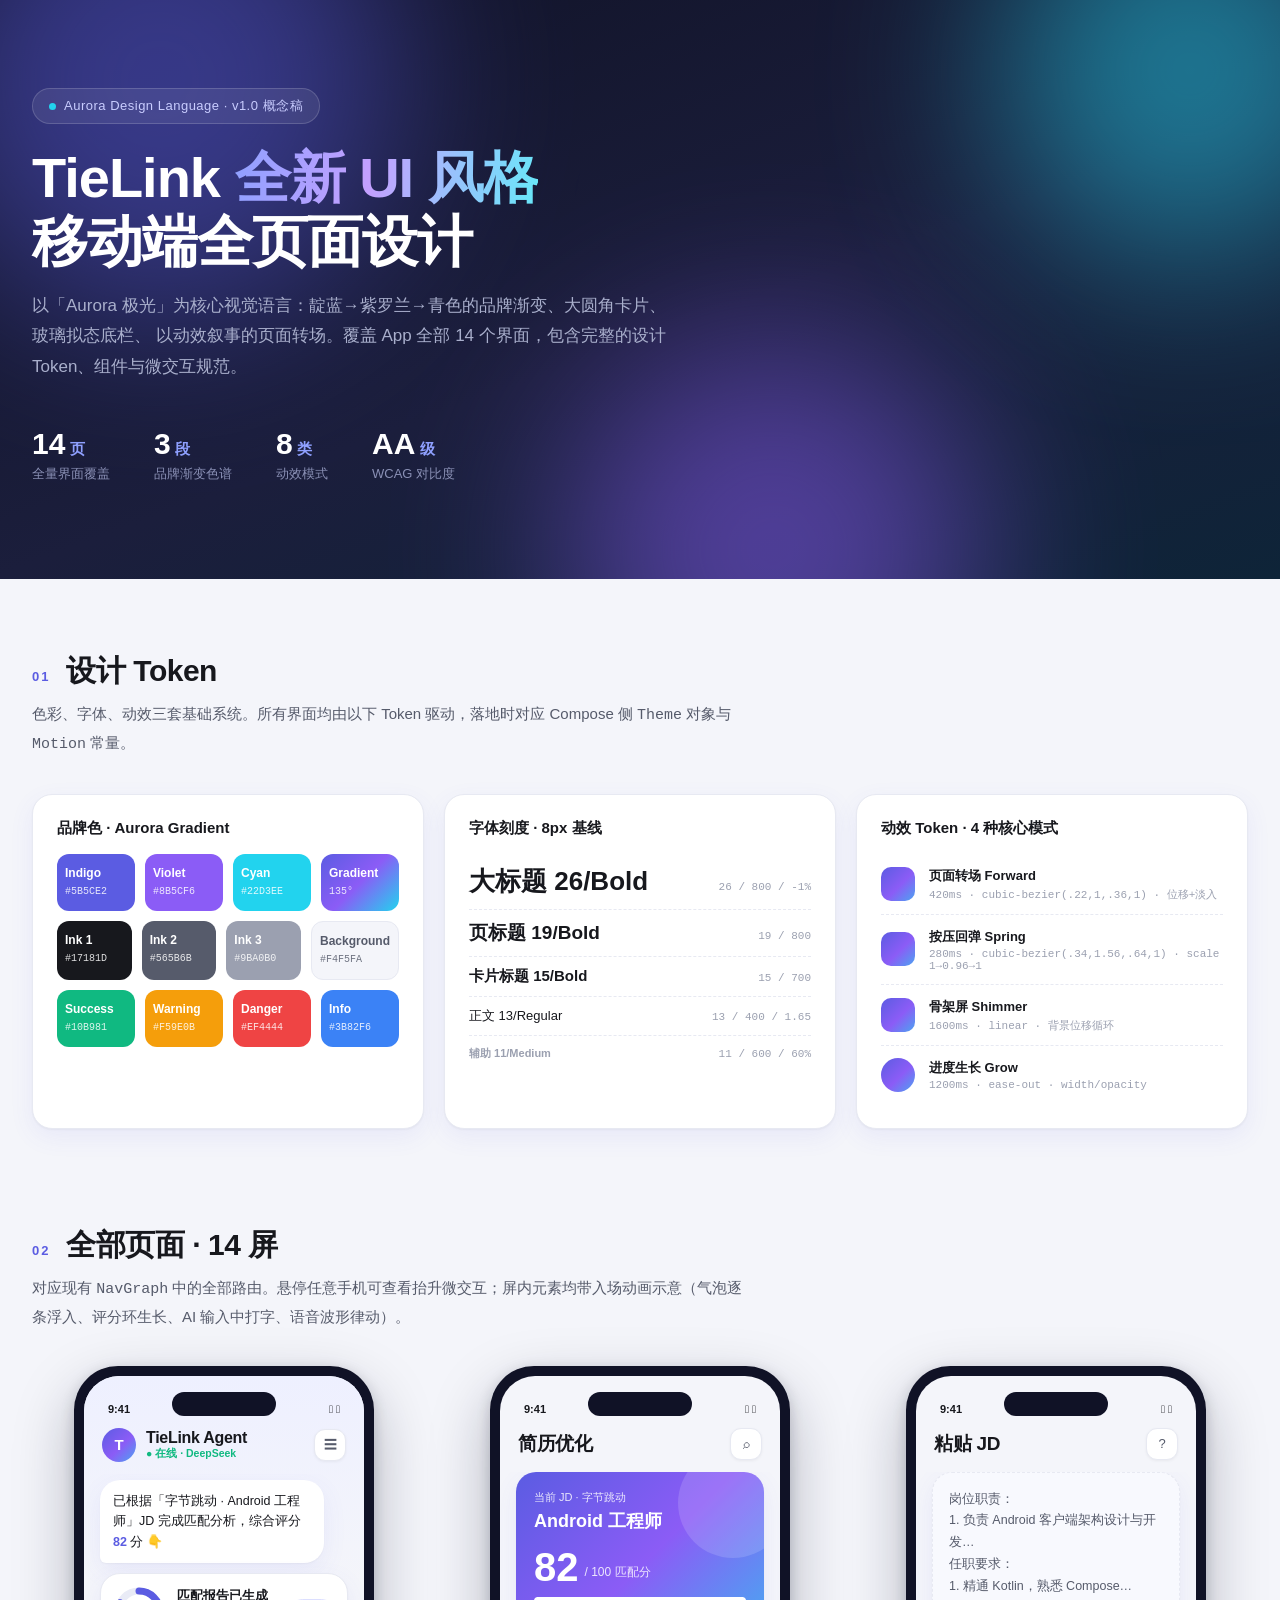
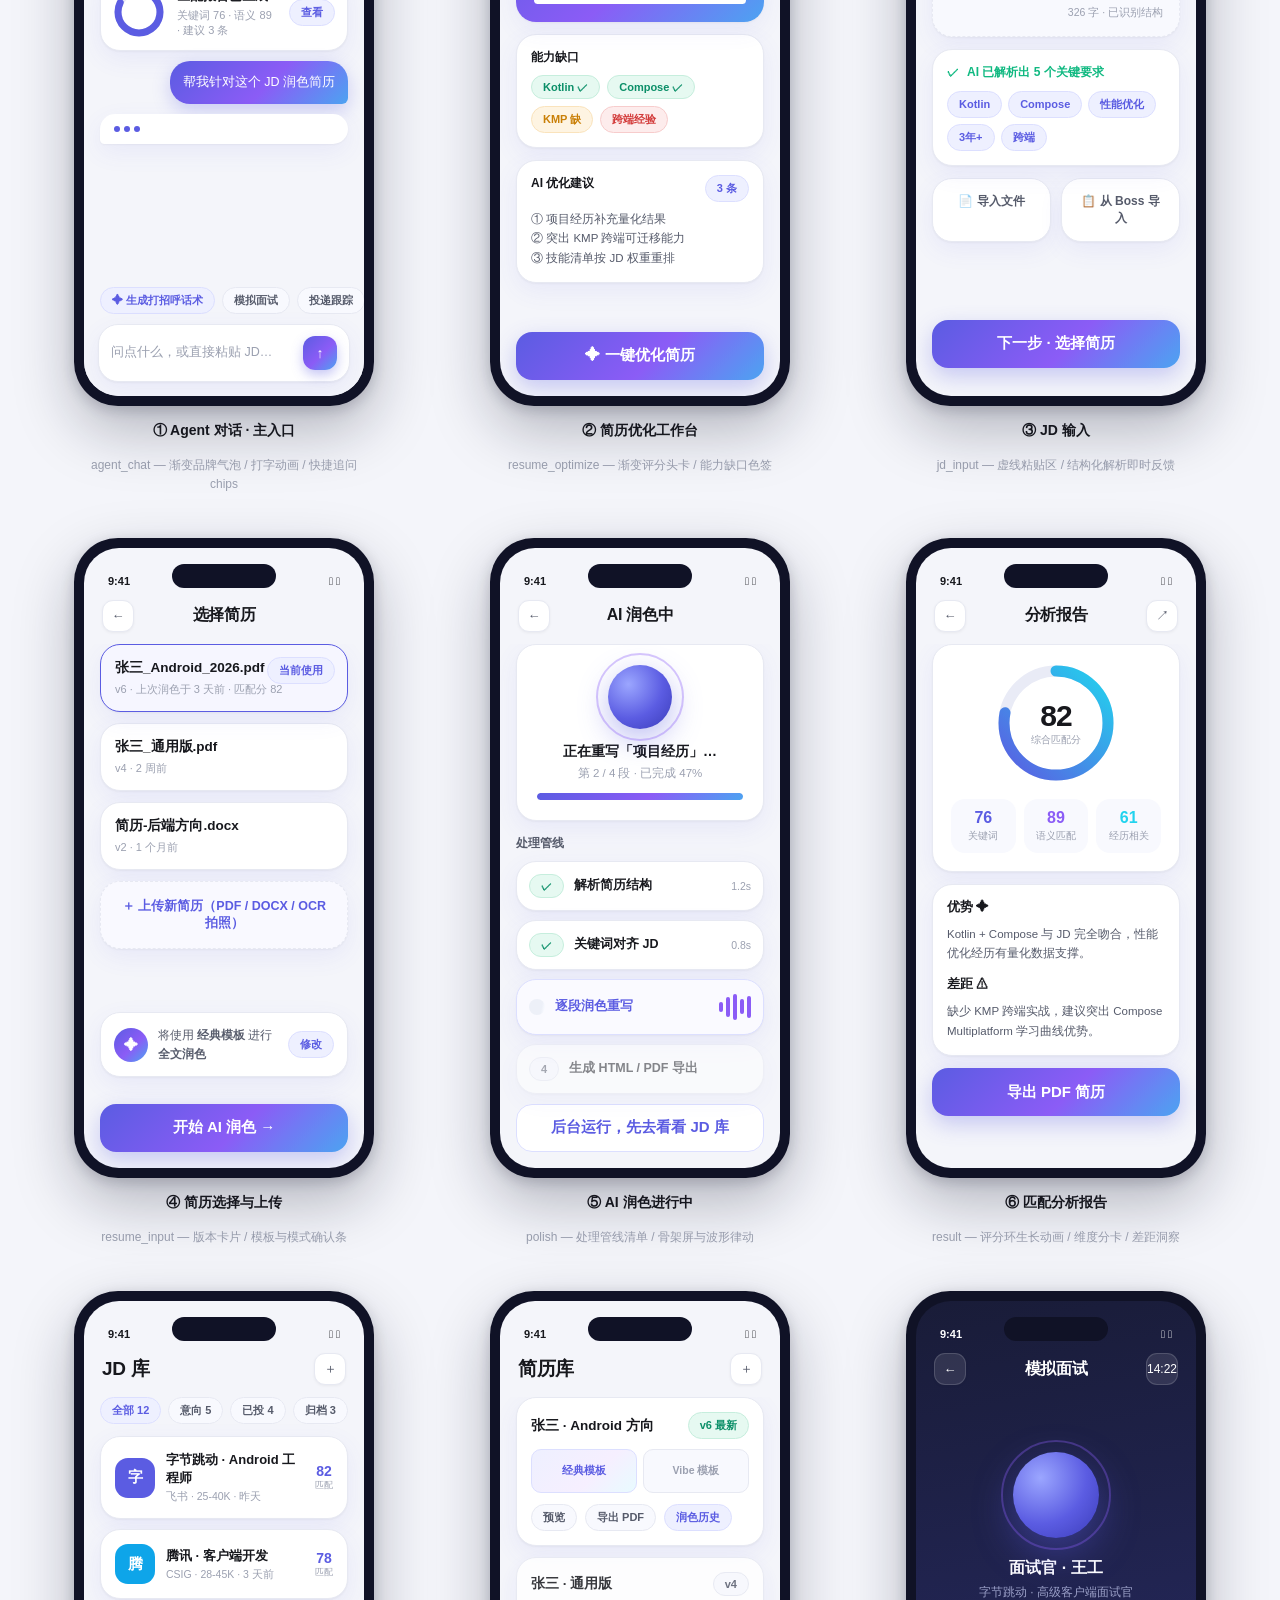
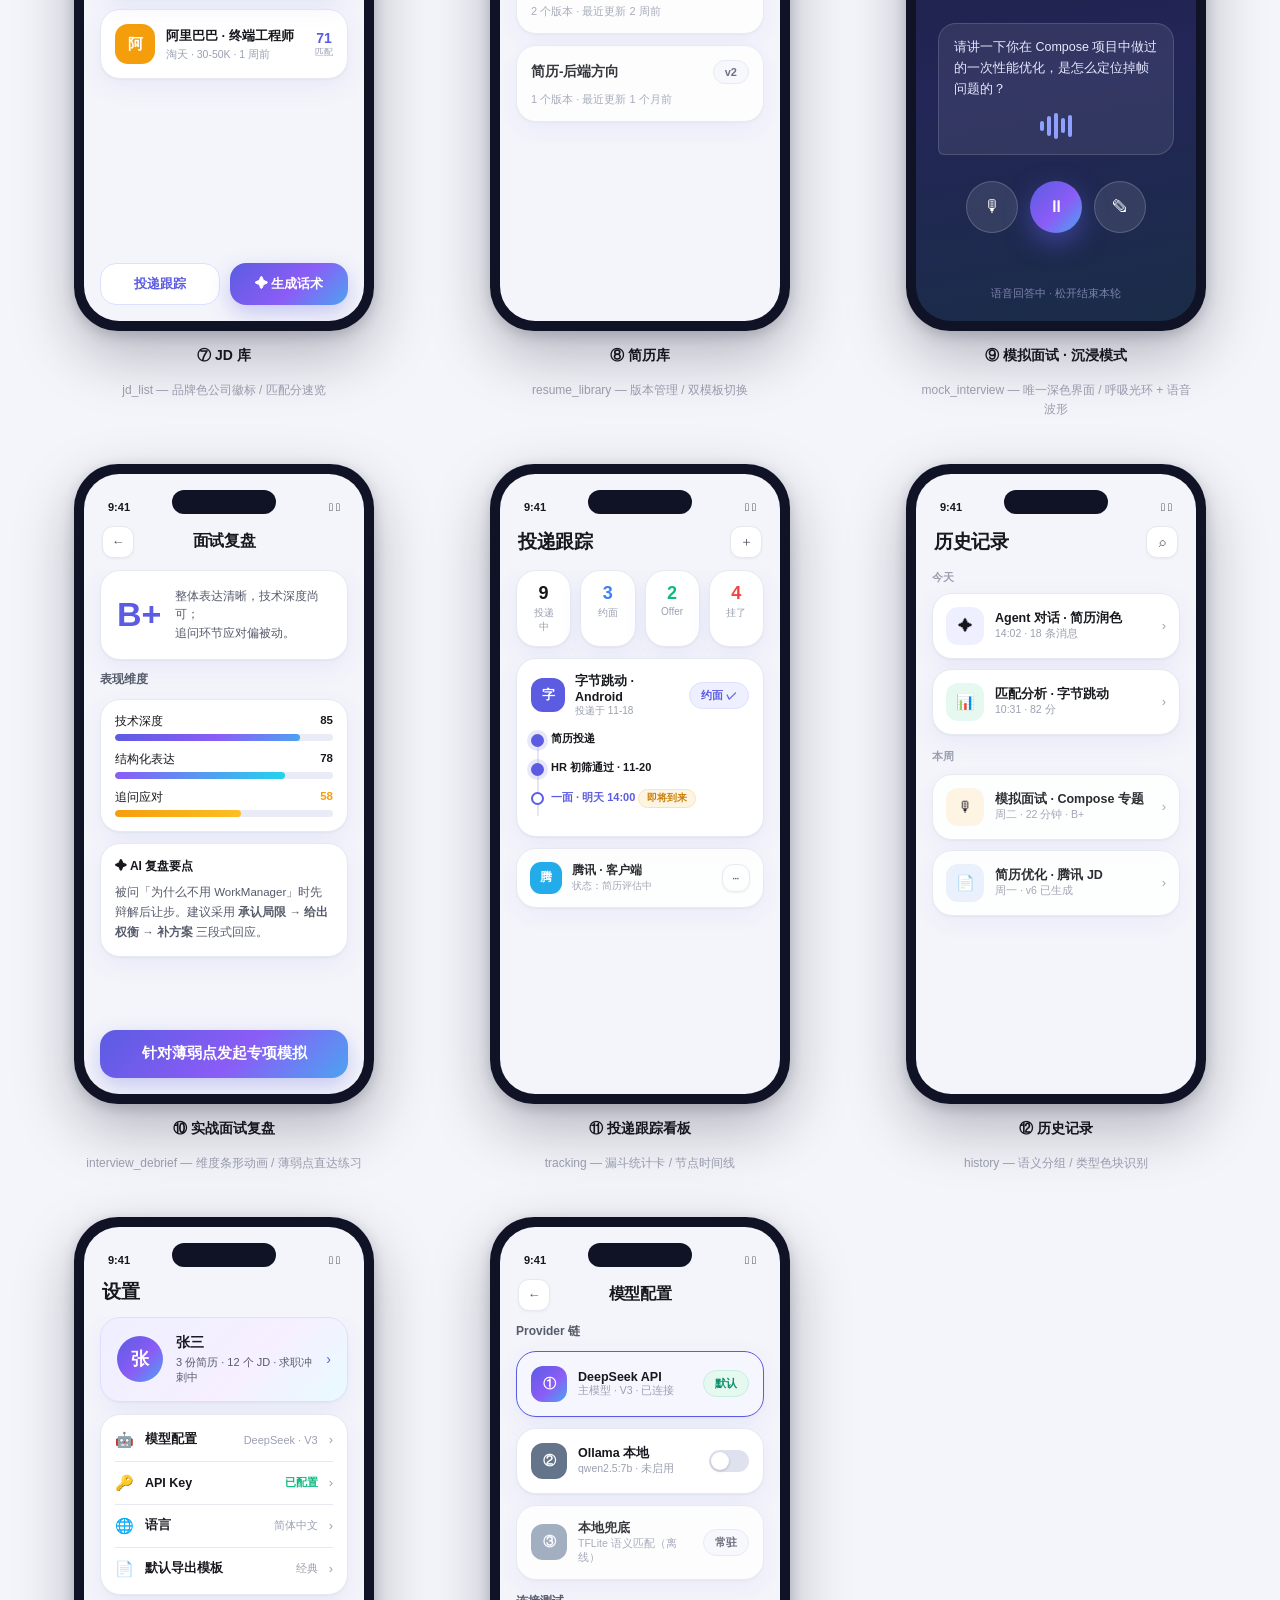
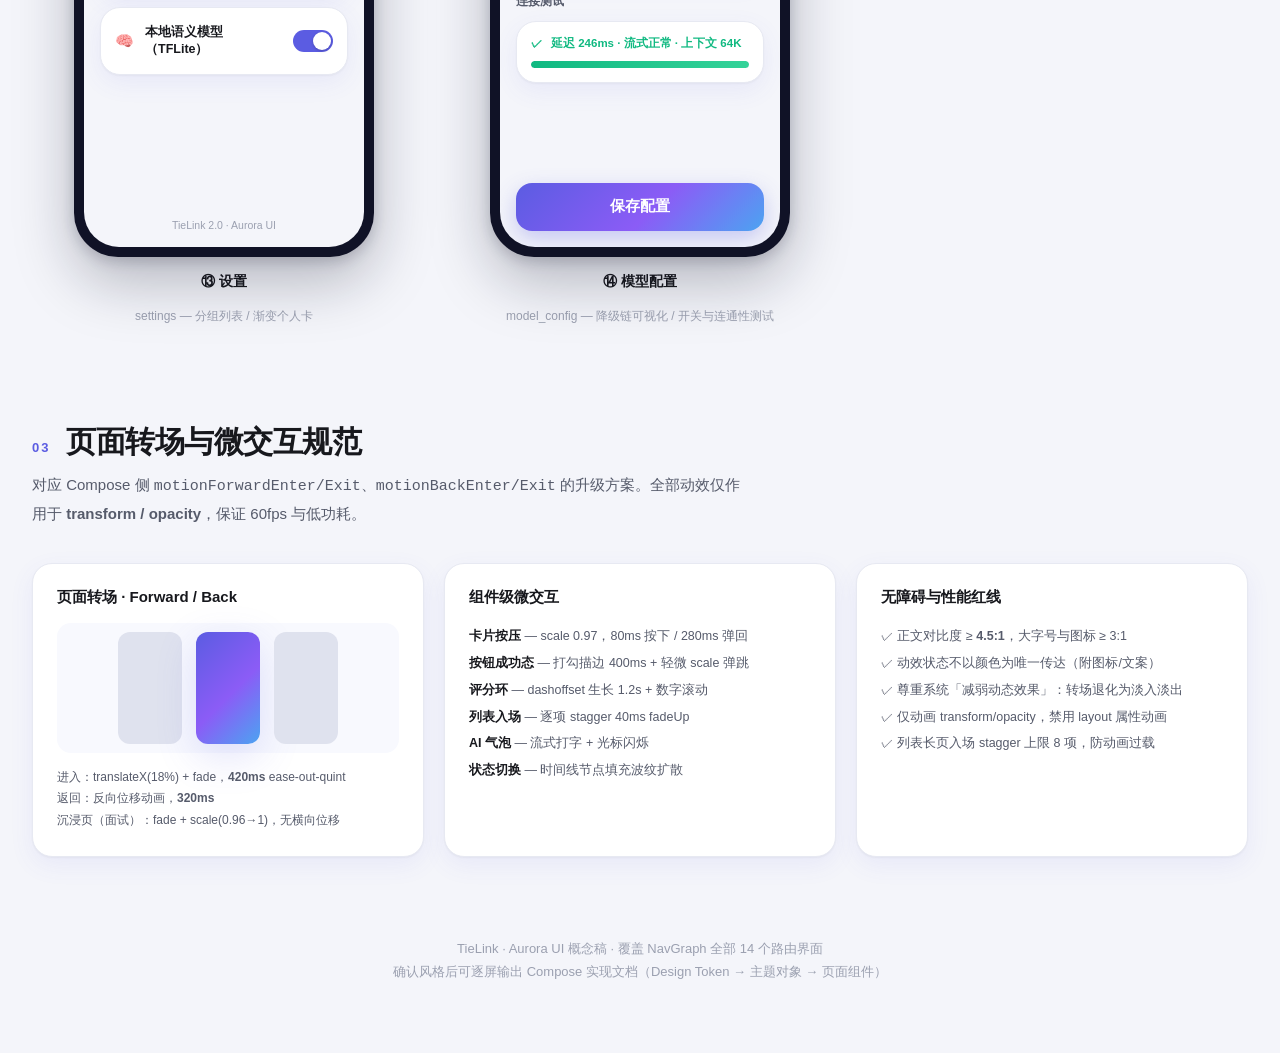
<file: docs/ui-redesign-aurora.html>
<!DOCTYPE html>
<html lang="zh-CN">
<head>
<meta charset="UTF-8">
<meta name="viewport" content="width=device-width, initial-scale=1.0">
<title>TieLink · Aurora 全新 UI 概念稿</title>
<style>
/* ═══════════════════════════════════════════════
   Aurora Design Language — Design Tokens
   ═══════════════════════════════════════════════ */
:root{
  /* Brand */
  --brand-1:#5B5CE2;        /* Indigo */
  --brand-2:#8B5CF6;        /* Violet */
  --brand-3:#22D3EE;        /* Cyan  */
  --grad-brand:linear-gradient(135deg,#5B5CE2 0%,#8B5CF6 55%,#22D3EE 130%);
  --grad-soft:linear-gradient(135deg,#EEF0FF 0%,#F6EFFF 60%,#E8FBFF 100%);

  /* Surface */
  --bg:#F4F5FA;
  --surface:#FFFFFF;
  --surface-2:#F8F9FE;
  --line:#E7E9F2;

  /* Ink */
  --ink-1:#17181D;
  --ink-2:#565B6B;
  --ink-3:#9BA0B0;
  --on-brand:#FFFFFF;

  /* Semantic */
  --success:#10B981; --success-bg:#E6F9F1;
  --warning:#F59E0B; --warning-bg:#FEF4E2;
  --danger:#EF4444;  --danger-bg:#FDECEC;
  --info:#3B82F6;    --info-bg:#E9F1FE;

  /* Radius */
  --r-xl:28px; --r-lg:20px; --r-md:14px; --r-sm:10px; --r-pill:999px;

  /* Shadow */
  --sh-card:0 1px 2px rgba(23,24,29,.04),0 8px 24px rgba(91,92,226,.08);
  --sh-float:0 12px 40px rgba(91,92,226,.18);

  /* Motion */
  --ease-out:cubic-bezier(.22,1,.36,1);
  --ease-spring:cubic-bezier(.34,1.56,.64,1);
  --d-fast:150ms; --d-base:280ms; --d-slow:420ms;
}
*{margin:0;padding:0;box-sizing:border-box;}
html{scroll-behavior:smooth;}
body{
  font-family:-apple-system,"SF Pro SC","PingFang SC","Microsoft YaHei UI",sans-serif;
  background:var(--bg); color:var(--ink-1);
  -webkit-font-smoothing:antialiased;
}
.wrap{max-width:1440px;margin:0 auto;padding:0 32px;}

/* ═══ Hero ═══ */
.hero{
  position:relative; overflow:hidden;
  background:linear-gradient(160deg,#101226 0%,#1B1E3C 55%,#0E2438 100%);
  color:#fff; padding:88px 0 96px;
}
.hero .blob{position:absolute;border-radius:50%;filter:blur(90px);opacity:.5;animation:drift 14s var(--ease-out) infinite alternate;}
.blob-a{width:480px;height:480px;background:#5B5CE2;top:-160px;left:-80px;}
.blob-b{width:420px;height:420px;background:#8B5CF6;bottom:-180px;left:44%;animation-delay:-5s;}
.blob-c{width:380px;height:380px;background:#22D3EE;top:-120px;right:-100px;animation-delay:-9s;}
@keyframes drift{
  from{transform:translate(0,0) scale(1);}
  to{transform:translate(50px,36px) scale(1.12);}
}
.hero .wrap{position:relative;z-index:2;}
.hero .tag{
  display:inline-flex;align-items:center;gap:8px;
  padding:8px 16px;border-radius:var(--r-pill);
  background:rgba(255,255,255,.08);border:1px solid rgba(255,255,255,.16);
  font-size:13px;letter-spacing:.5px;color:#C9CDFF;
  animation:fadeUp var(--d-slow) var(--ease-out) both;
}
.hero .tag .dot{width:7px;height:7px;border-radius:50%;background:#22D3EE;animation:pulse 2s infinite;}
@keyframes pulse{0%,100%{box-shadow:0 0 0 0 rgba(34,211,238,.5);}50%{box-shadow:0 0 0 7px rgba(34,211,238,0);}}
.hero h1{
  margin-top:22px;font-size:56px;font-weight:800;line-height:1.15;letter-spacing:-1px;
  animation:fadeUp var(--d-slow) var(--ease-out) .08s both;
}
.hero h1 .grad{
  background:linear-gradient(100deg,#8FA0FF 0%,#C4A0FF 45%,#67E8F9 100%);
  -webkit-background-clip:text;background-clip:text;color:transparent;
}
.hero p.sub{
  margin-top:16px;font-size:17px;color:#A9AFCC;max-width:640px;line-height:1.8;
  animation:fadeUp var(--d-slow) var(--ease-out) .16s both;
}
.hero .stats{display:flex;gap:44px;margin-top:44px;animation:fadeUp var(--d-slow) var(--ease-out) .24s both;}
.hero .stat .n{font-size:30px;font-weight:800;}
.hero .stat .n em{font-style:normal;font-size:15px;font-weight:600;color:#8FA0FF;}
.hero .stat .l{font-size:13px;color:#8A90B5;margin-top:4px;}
@keyframes fadeUp{from{opacity:0;transform:translateY(26px);}to{opacity:1;transform:none;}}

/* ═══ Section ═══ */
section{padding:72px 0 24px;}
.sec-head{display:flex;align-items:baseline;gap:16px;margin-bottom:8px;}
.sec-head .idx{font-size:13px;font-weight:700;color:var(--brand-1);letter-spacing:2px;}
.sec-head h2{font-size:30px;font-weight:800;letter-spacing:-.5px;}
.sec-desc{color:var(--ink-2);font-size:15px;line-height:1.8;max-width:720px;margin-bottom:36px;}

/* ═══ Token cards ═══ */
.tok-grid{display:grid;grid-template-columns:repeat(auto-fit,minmax(280px,1fr));gap:20px;}
.tok-card{background:var(--surface);border-radius:var(--r-lg);padding:24px;box-shadow:var(--sh-card);border:1px solid var(--line);}
.tok-card h3{font-size:15px;font-weight:700;margin-bottom:16px;color:var(--ink-1);}
.swatches{display:grid;grid-template-columns:repeat(4,1fr);gap:10px;}
.sw{border-radius:12px;padding:10px 8px 12px;color:#fff;font-size:11px;line-height:1.5;}
.sw b{display:block;font-size:12px;font-weight:700;}
.sw span{opacity:.85;font-family:ui-monospace,Consolas,monospace;font-size:10px;}
.type-row{display:flex;align-items:baseline;justify-content:space-between;padding:10px 0;border-bottom:1px dashed var(--line);}
.type-row:last-child{border-bottom:none;}
.type-row .demo{font-weight:600;}
.type-row .meta{font-size:11px;color:var(--ink-3);font-family:ui-monospace,monospace;}
.motion-item{display:flex;gap:14px;align-items:center;padding:12px 0;border-bottom:1px dashed var(--line);}
.motion-item:last-child{border-bottom:none;}
.motion-item .ball{width:34px;height:34px;border-radius:10px;background:var(--grad-brand);flex:none;}
.motion-item .info b{font-size:13px;}
.motion-item .info span{display:block;font-size:11px;color:var(--ink-3);font-family:ui-monospace,monospace;margin-top:2px;}
.m-1 .ball{animation:demoFast 2s var(--ease-out) infinite;}
.m-2 .ball{animation:demoSpring 2.4s var(--ease-spring) infinite;}
.m-3 .ball{animation:demoShimmer 2.8s ease-in-out infinite;}
@keyframes demoFast{0%,18%{transform:translateX(0);}45%,63%{transform:translateX(56px);}92%,100%{transform:translateX(0);}}
@keyframes demoSpring{0%,16%{transform:scale(1);}30%{transform:scale(1.22);}42%{transform:scale(.94);}52%{transform:scale(1.08);}58%,100%{transform:scale(1);}}
@keyframes demoShimmer{0%{opacity:.25;}50%{opacity:1;}100%{opacity:.25;}}

/* ═══ Phone ═══ */
.phone-row{display:grid;grid-template-columns:repeat(auto-fit,minmax(300px,1fr));gap:44px 32px;justify-items:center;}
.phone-slot{display:flex;flex-direction:column;align-items:center;gap:16px;animation:fadeUp .7s var(--ease-out) both;}
.phone{
  width:300px;height:640px;border-radius:44px;background:#101226;
  padding:10px;box-shadow:0 24px 60px rgba(16,18,38,.28),0 4px 14px rgba(16,18,38,.18);
  transition:transform var(--d-base) var(--ease-out),box-shadow var(--d-base) var(--ease-out);
  position:relative;flex:none;
}
.phone-slot:hover .phone{transform:translateY(-10px) scale(1.02);box-shadow:0 36px 80px rgba(91,92,226,.30),0 8px 20px rgba(16,18,38,.16);}
.screen{
  width:100%;height:100%;border-radius:35px;background:var(--bg);
  overflow:hidden;position:relative;display:flex;flex-direction:column;
}
.notch{
  position:absolute;top:16px;left:50%;transform:translateX(-50%);
  width:104px;height:24px;border-radius:999px;background:#101226;z-index:20;
}
.statusbar{
  height:44px;flex:none;display:flex;align-items:flex-end;justify-content:space-between;
  padding:0 24px 5px;font-size:11px;font-weight:700;color:var(--ink-1);
}
.statusbar.on-brand{color:#fff;}
.scr-body{flex:1;overflow:hidden;position:relative;display:flex;flex-direction:column;}
.ph-label{font-size:14px;font-weight:700;color:var(--ink-1);}
.ph-sub{font-size:12px;color:var(--ink-3);text-align:center;max-width:280px;line-height:1.6;}

/* ---- shared in-screen components ---- */
.appbar{
  flex:none;display:flex;align-items:center;justify-content:space-between;
  padding:8px 18px 12px;
}
.appbar .ttl{font-size:19px;font-weight:800;letter-spacing:-.3px;}
.icobtn{width:32px;height:32px;border-radius:11px;background:var(--surface);border:1px solid var(--line);display:flex;align-items:center;justify-content:center;color:var(--ink-2);font-size:13px;box-shadow:0 1px 3px rgba(23,24,29,.05);}
.chip{display:inline-flex;align-items:center;gap:5px;padding:5px 11px;border-radius:999px;font-size:11px;font-weight:600;background:var(--surface-2);border:1px solid var(--line);color:var(--ink-2);}
.chip.brand{background:#EEF0FF;border-color:#DCDFFF;color:var(--brand-1);}
.chip.ok{background:var(--success-bg);border-color:#C6EEDD;color:#0B8F68;}
.chip.warn{background:var(--warning-bg);border-color:#FAE3BC;color:#C97F06;}
.chip.dgr{background:var(--danger-bg);border-color:#F7CCCC;color:#D33B3B;}
.card{background:var(--surface);border-radius:var(--r-lg);border:1px solid var(--line);box-shadow:var(--sh-card);}
.btn{
  display:flex;align-items:center;justify-content:center;gap:8px;
  height:48px;border-radius:16px;font-size:15px;font-weight:700;color:#fff;
  background:var(--grad-brand);box-shadow:0 8px 22px rgba(91,92,226,.30);
}
.btn.ghost{background:var(--surface);color:var(--brand-1);border:1.5px solid #DCDFFF;box-shadow:none;}
.avatar{border-radius:50%;display:flex;align-items:center;justify-content:center;font-weight:800;color:#fff;flex:none;}

/* ---- bottom nav ---- */
.bnav{
  flex:none;margin:0 14px 14px;background:rgba(255,255,255,.92);backdrop-filter:blur(12px);
  border-radius:22px;border:1px solid var(--line);
  display:flex;justify-content:space-around;padding:9px 6px 8px;
  box-shadow:0 10px 28px rgba(23,24,29,.10);
}
.bnav .it{display:flex;flex-direction:column;align-items:center;gap:3px;font-size:9.5px;color:var(--ink-3);width:52px;}
.bnav .it .ic{width:30px;height:30px;border-radius:12px;display:flex;align-items:center;justify-content:center;font-size:14px;transition:all var(--d-fast);}
.bnav .it.on{color:var(--brand-1);font-weight:700;}
.bnav .it.on .ic{background:var(--grad-brand);color:#fff;box-shadow:0 5px 14px rgba(91,92,226,.35);}

/* ═══ Screen-specific ═══ */

/* Agent chat */
.chat-bg{position:absolute;inset:0;background:linear-gradient(180deg,#EEF0FF 0%,var(--bg) 34%);}
.bot-bub{max-width:224px;background:var(--surface);border-radius:20px 20px 20px 6px;padding:11px 13px;font-size:12.5px;line-height:1.65;color:var(--ink-1);box-shadow:var(--sh-card);animation:msgIn .5s var(--ease-out) both;}
.me-bub{max-width:210px;background:var(--grad-brand);color:#fff;border-radius:20px 20px 6px 20px;padding:11px 13px;font-size:12.5px;line-height:1.65;box-shadow:0 6px 18px rgba(91,92,226,.28);animation:msgIn .5s var(--ease-out) .25s both;align-self:flex-end;}
@keyframes msgIn{from{opacity:0;transform:translateY(14px) scale(.97);}to{opacity:1;transform:none;}}
.typing{display:inline-flex;gap:4px;padding:12px 14px;background:var(--surface);border-radius:20px 20px 20px 6px;box-shadow:var(--sh-card);animation:msgIn .5s var(--ease-out) 1s both;}
.typing i{width:6px;height:6px;border-radius:50%;background:var(--brand-1);animation:tp 1.2s infinite;}
.typing i:nth-child(2){animation-delay:.15s;} .typing i:nth-child(3){animation-delay:.3s;}
@keyframes tp{0%,60%,100%{transform:translateY(0);opacity:.4;}30%{transform:translateY(-5px);opacity:1;}}
.composer{flex:none;margin:0 14px 14px;background:var(--surface);border:1px solid var(--line);border-radius:20px;padding:11px 12px;display:flex;align-items:center;gap:10px;box-shadow:var(--sh-card);}
.composer .ph-txt{flex:1;font-size:12.5px;color:var(--ink-3);}
.composer .send{width:34px;height:34px;border-radius:12px;background:var(--grad-brand);color:#fff;display:flex;align-items:center;justify-content:center;font-size:14px;box-shadow:0 5px 12px rgba(91,92,226,.35);}
.q-chips{display:flex;gap:7px;padding:0 16px 10px;overflow:hidden;}
.q-chips .chip{animation:msgIn .5s var(--ease-out) both;white-space:nowrap;}
.q-chips .chip:nth-child(1){animation-delay:.7s;}.q-chips .chip:nth-child(2){animation-delay:.85s;}.q-chips .chip:nth-child(3){animation-delay:1s;}

/* Score ring */
.ring{position:relative;width:120px;height:120px;margin:0 auto;}
.ring svg{transform:rotate(-90deg);}
.ring .bgc{fill:none;stroke:#E9EBF6;stroke-width:11;}
.ring .fgc{fill:none;stroke:url(#ringGrad);stroke-width:11;stroke-linecap:round;stroke-dasharray:327;stroke-dashoffset:327;animation:ring 2s var(--ease-out) .3s forwards;}
@keyframes ring{to{stroke-dashoffset:72;}}
.ring .num{position:absolute;inset:0;display:flex;flex-direction:column;align-items:center;justify-content:center;}
.ring .num b{font-size:30px;font-weight:800;letter-spacing:-1px;}
.ring .num span{font-size:10px;color:var(--ink-3);}

/* Skeleton shimmer */
.skel{border-radius:8px;background:linear-gradient(100deg,#EDF0F8 40%,#F8FAFF 50%,#EDF0F8 60%);background-size:200% 100%;animation:shim 1.6s linear infinite;}
@keyframes shim{to{background-position:-200% 0;}}

/* Progress bar */
.pbar{height:7px;border-radius:99px;background:#E9EBF6;overflow:hidden;}
.pbar i{display:block;height:100%;border-radius:99px;background:var(--grad-brand);animation:grow 2.6s var(--ease-out) .4s infinite alternate;}
@keyframes grow{from{width:22%;}to{width:78%;}}

/* Tracking timeline */
.tl{position:relative;padding-left:20px;}
.tl::before{content:"";position:absolute;left:5.5px;top:6px;bottom:6px;width:2px;background:#E4E7F2;border-radius:2px;}
.tl .ev{position:relative;padding:0 0 14px;}
.tl .ev .dt{position:absolute;left:-20px;top:3px;width:13px;height:13px;border-radius:50%;background:#fff;border:2.5px solid var(--brand-1);}
.tl .ev.done .dt{background:var(--brand-1);box-shadow:0 0 0 4px rgba(91,92,226,.14);}
.tl .ev.fail .dt{border-color:var(--danger);background:var(--danger-bg);}

/* Interview orb */
.orb{width:86px;height:86px;border-radius:50%;margin:0 auto;position:relative;
  background:radial-gradient(circle at 32% 30%,#9BA6FF,#5B5CE2 55%,#3A3BB8);box-shadow:0 14px 40px rgba(91,92,226,.45);}
.orb::after{content:"";position:absolute;inset:-12px;border-radius:50%;border:2px solid rgba(139,92,246,.35);animation:ripple 2.2s var(--ease-out) infinite;}
@keyframes ripple{from{transform:scale(.85);opacity:1;}to{transform:scale(1.35);opacity:0;}}
.wave{display:flex;align-items:center;justify-content:center;gap:3px;height:30px;}
.wave i{width:4px;border-radius:99px;background:var(--brand-2);animation:wv 1.1s ease-in-out infinite;}
.wave i:nth-child(1){height:10px;} .wave i:nth-child(2){height:20px;animation-delay:.12s;} .wave i:nth-child(3){height:26px;animation-delay:.24s;} .wave i:nth-child(4){height:15px;animation-delay:.36s;} .wave i:nth-child(5){height:22px;animation-delay:.48s;}
@keyframes wv{0%,100%{transform:scaleY(.5);}50%{transform:scaleY(1.25);}}

/* Footer */
footer{padding:56px 0 72px;text-align:center;color:var(--ink-3);font-size:13px;line-height:1.8;}
</style>
</head>
<body>

<!-- ═══════════ HERO ═══════════ -->
<header class="hero">
  <div class="blob blob-a"></div><div class="blob blob-b"></div><div class="blob blob-c"></div>
  <div class="wrap">
    <div class="tag"><span class="dot"></span>Aurora Design Language · v1.0 概念稿</div>
    <h1>TieLink <span class="grad">全新 UI 风格</span><br>移动端全页面设计</h1>
    <p class="sub">以「Aurora 极光」为核心视觉语言：靛蓝→紫罗兰→青色的品牌渐变、大圆角卡片、玻璃拟态底栏、
    以动效叙事的页面转场。覆盖 App 全部 14 个界面，包含完整的设计 Token、组件与微交互规范。</p>
    <div class="stats">
      <div class="stat"><div class="n">14<em> 页</em></div><div class="l">全量界面覆盖</div></div>
      <div class="stat"><div class="n">3<em> 段</em></div><div class="l">品牌渐变色谱</div></div>
      <div class="stat"><div class="n">8<em> 类</em></div><div class="l">动效模式</div></div>
      <div class="stat"><div class="n">AA<em> 级</em></div><div class="l">WCAG 对比度</div></div>
    </div>
  </div>
</header>

<!-- ═══════════ 01 TOKENS ═══════════ -->
<section id="tokens">
  <div class="wrap">
    <div class="sec-head"><span class="idx">01</span><h2>设计 Token</h2></div>
    <p class="sec-desc">色彩、字体、动效三套基础系统。所有界面均由以下 Token 驱动，落地时对应 Compose 侧 <code>Theme</code> 对象与 <code>Motion</code> 常量。</p>
    <div class="tok-grid">
      <div class="tok-card">
        <h3>品牌色 · Aurora Gradient</h3>
        <div class="swatches">
          <div class="sw" style="background:#5B5CE2"><b>Indigo</b><span>#5B5CE2</span></div>
          <div class="sw" style="background:#8B5CF6"><b>Violet</b><span>#8B5CF6</span></div>
          <div class="sw" style="background:#22D3EE"><b>Cyan</b><span>#22D3EE</span></div>
          <div class="sw" style="background:linear-gradient(135deg,#5B5CE2,#8B5CF6,#22D3EE)"><b>Gradient</b><span>135°</span></div>
        </div>
        <div class="swatches" style="margin-top:10px">
          <div class="sw" style="background:#17181D"><b>Ink 1</b><span>#17181D</span></div>
          <div class="sw" style="background:#565B6B"><b>Ink 2</b><span>#565B6B</span></div>
          <div class="sw" style="background:#9BA0B0"><b>Ink 3</b><span>#9BA0B0</span></div>
          <div class="sw" style="background:#F4F5FA;color:#565B6B;border:1px solid #E7E9F2"><b>Background</b><span>#F4F5FA</span></div>
        </div>
        <div class="swatches" style="margin-top:10px">
          <div class="sw" style="background:#10B981"><b>Success</b><span>#10B981</span></div>
          <div class="sw" style="background:#F59E0B"><b>Warning</b><span>#F59E0B</span></div>
          <div class="sw" style="background:#EF4444"><b>Danger</b><span>#EF4444</span></div>
          <div class="sw" style="background:#3B82F6"><b>Info</b><span>#3B82F6</span></div>
        </div>
      </div>
      <div class="tok-card">
        <h3>字体刻度 · 8px 基线</h3>
        <div class="type-row"><span class="demo" style="font-size:26px;font-weight:800">大标题 26/Bold</span><span class="meta">26 / 800 / -1%</span></div>
        <div class="type-row"><span class="demo" style="font-size:19px;font-weight:800">页标题 19/Bold</span><span class="meta">19 / 800</span></div>
        <div class="type-row"><span class="demo" style="font-size:15px;font-weight:700">卡片标题 15/Bold</span><span class="meta">15 / 700</span></div>
        <div class="type-row"><span class="demo" style="font-size:13px;font-weight:400">正文 13/Regular</span><span class="meta">13 / 400 / 1.65</span></div>
        <div class="type-row"><span class="demo" style="font-size:11px;font-weight:600;color:#9BA0B0">辅助 11/Medium</span><span class="meta">11 / 600 / 60%</span></div>
      </div>
      <div class="tok-card">
        <h3>动效 Token · 4 种核心模式</h3>
        <div class="motion-item m-1"><div class="ball"></div><div class="info"><b>页面转场 Forward</b><span>420ms · cubic-bezier(.22,1,.36,1) · 位移+淡入</span></div></div>
        <div class="motion-item m-2"><div class="ball"></div><div class="info"><b>按压回弹 Spring</b><span>280ms · cubic-bezier(.34,1.56,.64,1) · scale 1→0.96→1</span></div></div>
        <div class="motion-item m-3"><div class="ball"></div><div class="info"><b>骨架屏 Shimmer</b><span>1600ms · linear · 背景位移循环</span></div></div>
        <div class="motion-item"><div class="ball" style="animation:grow 2.6s var(--ease-out) infinite alternate;background:var(--grad-brand);border-radius:99px;"></div><div class="info"><b>进度生长 Grow</b><span>1200ms · ease-out · width/opacity</span></div></div>
      </div>
    </div>
  </div>
</section>

<!-- ═══════════ 02 SCREENS ═══════════ -->
<section id="screens">
  <div class="wrap">
    <div class="sec-head"><span class="idx">02</span><h2>全部页面 · 14 屏</h2></div>
    <p class="sec-desc">对应现有 <code>NavGraph</code> 中的全部路由。悬停任意手机可查看抬升微交互；屏内元素均带入场动画示意（气泡逐条浮入、评分环生长、AI 输入中打字、语音波形律动）。</p>
    <div class="phone-row">

      <!-- 1 · Agent 对话 -->
      <div class="phone-slot" style="animation-delay:.05s">
        <div class="phone"><div class="screen"><div class="notch"></div>
          <div class="chat-bg"></div>
          <div class="statusbar" style="position:relative"><span>9:41</span><span>􀟠 􀛨</span></div>
          <div class="appbar" style="position:relative">
            <div style="display:flex;align-items:center;gap:10px">
              <div class="avatar" style="width:34px;height:34px;background:var(--grad-brand);font-size:15px">T</div>
              <div><div class="ttl" style="font-size:16px">TieLink Agent</div>
              <div style="font-size:10.5px;color:var(--success);font-weight:600">● 在线 · DeepSeek</div></div>
            </div>
            <div class="icobtn">☰</div>
          </div>
          <div class="scr-body" style="position:relative">
            <div style="display:flex;flex-direction:column;gap:10px;padding:6px 16px">
              <div class="bot-bub">已根据「字节跳动 · Android 工程师」JD 完成匹配分析，综合评分 <b style="color:var(--brand-1)">82</b> 分 👇</div>
              <div class="card" style="padding:12px;display:flex;gap:12px;align-items:center;animation:msgIn .5s var(--ease-out) .4s both">
                <svg width="52" height="52" viewBox="0 0 52 52"><circle cx="26" cy="26" r="21" fill="none" stroke="#E9EBF6" stroke-width="7"/><circle cx="26" cy="26" r="21" fill="none" stroke="#5B5CE2" stroke-width="7" stroke-linecap="round" stroke-dasharray="132" stroke-dashoffset="24" transform="rotate(-90 26 26)"/></svg>
                <div style="flex:1">
                  <div style="font-size:13px;font-weight:700">匹配报告已生成</div>
                  <div style="font-size:11px;color:var(--ink-3);margin-top:3px">关键词 76 · 语义 89 · 建议 3 条</div>
                </div>
                <div class="chip brand">查看</div>
              </div>
              <div class="me-bub">帮我针对这个 JD 润色简历</div>
              <div class="typing"><i></i><i></i><i></i></div>
            </div>
            <div class="q-chips" style="position:absolute;bottom:0;left:0;right:0">
              <span class="chip brand">✦ 生成打招呼话术</span><span class="chip">模拟面试</span><span class="chip">投递跟踪</span>
            </div>
          </div>
          <div class="composer" style="position:relative"><span class="ph-txt">问点什么，或直接粘贴 JD…</span><div class="send">↑</div></div>
        </div></div>
        <div class="ph-label">① Agent 对话 · 主入口</div>
        <div class="ph-sub">agent_chat — 渐变品牌气泡 / 打字动画 / 快捷追问 chips</div>
      </div>

      <!-- 2 · 简历优化 -->
      <div class="phone-slot" style="animation-delay:.1s">
        <div class="phone"><div class="screen"><div class="notch"></div>
          <div class="statusbar"><span>9:41</span><span>􀟠 􀛨</span></div>
          <div class="appbar"><div class="ttl">简历优化</div><div class="icobtn">⌕</div></div>
          <div class="scr-body" style="padding:0 16px;gap:12px">
            <div class="card" style="padding:18px;background:var(--grad-brand);border:none;color:#fff;position:relative;overflow:hidden">
              <div style="position:absolute;right:-24px;top:-24px;width:110px;height:110px;border-radius:50%;background:rgba(255,255,255,.14)"></div>
              <div style="font-size:11px;opacity:.85">当前 JD · 字节跳动</div>
              <div style="font-size:18px;font-weight:800;margin-top:4px">Android 工程师</div>
              <div style="display:flex;align-items:flex-end;gap:6px;margin-top:14px">
                <span style="font-size:40px;font-weight:800;line-height:1">82</span>
                <span style="font-size:12px;opacity:.85;padding-bottom:6px">/ 100 匹配分</span>
              </div>
              <div class="pbar" style="background:rgba(255,255,255,.25);margin-top:10px"><i style="background:#fff"></i></div>
            </div>
            <div class="card" style="padding:14px">
              <div style="font-size:12px;font-weight:700;margin-bottom:9px">能力缺口</div>
              <div style="display:flex;gap:7px;flex-wrap:wrap">
                <span class="chip ok">Kotlin ✓</span><span class="chip ok">Compose ✓</span>
                <span class="chip warn">KMP 缺</span><span class="chip dgr">跨端经验</span>
              </div>
            </div>
            <div class="card" style="padding:14px;animation:msgIn .5s var(--ease-out) .3s both">
              <div style="display:flex;justify-content:space-between;font-size:12px;font-weight:700"><span>AI 优化建议</span><span class="chip brand">3 条</span></div>
              <div style="font-size:11.5px;color:var(--ink-2);margin-top:8px;line-height:1.7">① 项目经历补充量化结果<br>② 突出 KMP 跨端可迁移能力<br>③ 技能清单按 JD 权重重排</div>
            </div>
            <div style="flex:1"></div>
            <div class="btn" style="margin-bottom:16px">✦ 一键优化简历</div>
          </div>
        </div></div>
        <div class="ph-label">② 简历优化工作台</div>
        <div class="ph-sub">resume_optimize — 渐变评分头卡 / 能力缺口色签</div>
      </div>

      <!-- 3 · JD 输入 -->
      <div class="phone-slot" style="animation-delay:.15s">
        <div class="phone"><div class="screen"><div class="notch"></div>
          <div class="statusbar"><span>9:41</span><span>􀟠 􀛨</span></div>
          <div class="appbar"><div class="ttl">粘贴 JD</div><div class="icobtn">?</div></div>
          <div class="scr-body" style="padding:0 16px;gap:12px">
            <div class="card" style="padding:16px;border-style:dashed;border-width:1.5px;background:var(--surface-2)">
              <div style="font-size:12.5px;color:var(--ink-2);line-height:1.75">岗位职责：<br>1. 负责 Android 客户端架构设计与开发…<br>任职要求：<br>1. 精通 Kotlin，熟悉 Compose…</div>
              <div style="text-align:right;font-size:10.5px;color:var(--ink-3);margin-top:8px">326 字 · 已识别结构</div>
            </div>
            <div class="card" style="padding:14px;animation:msgIn .5s var(--ease-out) .35s both">
              <div style="display:flex;align-items:center;gap:8px;font-size:12px;font-weight:700;color:var(--success)"><span>✓</span>AI 已解析出 5 个关键要求</div>
              <div style="display:flex;gap:6px;flex-wrap:wrap;margin-top:10px">
                <span class="chip brand">Kotlin</span><span class="chip brand">Compose</span><span class="chip brand">性能优化</span><span class="chip brand">3年+</span><span class="chip brand">跨端</span>
              </div>
            </div>
            <div style="display:flex;gap:10px">
              <div class="card" style="flex:1;padding:14px;text-align:center;font-size:12px;font-weight:600;color:var(--ink-2)">📄 导入文件</div>
              <div class="card" style="flex:1;padding:14px;text-align:center;font-size:12px;font-weight:600;color:var(--ink-2)">📋 从 Boss 导入</div>
            </div>
            <div style="flex:1"></div>
            <div class="btn">下一步 · 选择简历</div>
            <div style="height:16px"></div>
          </div>
        </div></div>
        <div class="ph-label">③ JD 输入</div>
        <div class="ph-sub">jd_input — 虚线粘贴区 / 结构化解析即时反馈</div>
      </div>

      <!-- 4 · 简历输入 -->
      <div class="phone-slot" style="animation-delay:.2s">
        <div class="phone"><div class="screen"><div class="notch"></div>
          <div class="statusbar"><span>9:41</span><span>􀟠 􀛨</span></div>
          <div class="appbar"><div class="icobtn">←</div><div class="ttl" style="font-size:16px">选择简历</div><div style="width:32px"></div></div>
          <div class="scr-body" style="padding:0 16px;gap:11px">
            <div class="card" style="padding:14px;border:1.5px solid var(--brand-1);background:#F6F6FF;position:relative">
              <div style="position:absolute;top:12px;right:12px"><span class="chip brand">当前使用</span></div>
              <div style="font-size:13.5px;font-weight:700">张三_Android_2026.pdf</div>
              <div style="font-size:11px;color:var(--ink-3);margin-top:5px">v6 · 上次润色于 3 天前 · 匹配分 82</div>
            </div>
            <div class="card" style="padding:14px">
              <div style="font-size:13.5px;font-weight:700">张三_通用版.pdf</div>
              <div style="font-size:11px;color:var(--ink-3);margin-top:5px">v4 · 2 周前</div>
            </div>
            <div class="card" style="padding:14px">
              <div style="font-size:13.5px;font-weight:700">简历-后端方向.docx</div>
              <div style="font-size:11px;color:var(--ink-3);margin-top:5px">v2 · 1 个月前</div>
            </div>
            <div class="card" style="padding:16px;border-style:dashed;text-align:center;color:var(--brand-1);font-size:12.5px;font-weight:700;background:#F9F9FF">＋ 上传新简历（PDF / DOCX / OCR 拍照）</div>
            <div style="flex:1"></div>
            <div class="card" style="padding:13px;display:flex;align-items:center;gap:10px;margin-bottom:16px">
              <div class="avatar" style="width:34px;height:34px;background:var(--grad-brand);font-size:14px">✦</div>
              <div style="flex:1;font-size:11.5px;color:var(--ink-2);line-height:1.6">将使用 <b>经典模板</b> 进行<b>全文润色</b></div>
              <div class="chip brand">修改</div>
            </div>
            <div class="btn" style="margin-bottom:16px">开始 AI 润色 →</div>
          </div>
        </div></div>
        <div class="ph-label">④ 简历选择与上传</div>
        <div class="ph-sub">resume_input — 版本卡片 / 模板与模式确认条</div>
      </div>

      <!-- 5 · AI 润色 -->
      <div class="phone-slot" style="animation-delay:.25s">
        <div class="phone"><div class="screen"><div class="notch"></div>
          <div class="statusbar"><span>9:41</span><span>􀟠 􀛨</span></div>
          <div class="appbar"><div class="icobtn">←</div><div class="ttl" style="font-size:16px">AI 润色中</div><div style="width:32px"></div></div>
          <div class="scr-body" style="padding:0 16px">
            <div class="card" style="padding:20px;text-align:center;margin-bottom:14px">
              <div class="orb" style="width:64px;height:64px;box-shadow:0 10px 30px rgba(91,92,226,.4)"></div>
              <div style="font-size:14px;font-weight:800;margin-top:14px">正在重写「项目经历」…</div>
              <div style="font-size:11.5px;color:var(--ink-3);margin-top:5px">第 2 / 4 段 · 已完成 47%</div>
              <div class="pbar" style="margin-top:12px"><i></i></div>
            </div>
            <div style="font-size:12px;font-weight:700;color:var(--ink-2);margin-bottom:9px">处理管线</div>
            <div style="display:flex;flex-direction:column;gap:9px">
              <div class="card" style="padding:12px;display:flex;gap:10px;align-items:center"><span class="chip ok">✓</span><span style="font-size:12.5px;font-weight:600">解析简历结构</span><span style="margin-left:auto;font-size:10.5px;color:var(--ink-3)">1.2s</span></div>
              <div class="card" style="padding:12px;display:flex;gap:10px;align-items:center"><span class="chip ok">✓</span><span style="font-size:12.5px;font-weight:600">关键词对齐 JD</span><span style="margin-left:auto;font-size:10.5px;color:var(--ink-3)">0.8s</span></div>
              <div class="card" style="padding:12px;display:flex;gap:10px;align-items:center;border-color:#DCDFFF;background:#FAFAFF"><div class="skel" style="width:16px;height:16px"></div><span style="font-size:12.5px;font-weight:600;color:var(--brand-1)">逐段润色重写</span><div class="wave" style="margin-left:auto"><i></i><i></i><i></i><i></i><i></i></div></div>
              <div class="card" style="padding:12px;display:flex;gap:10px;align-items:center;opacity:.5"><span class="chip">4</span><span style="font-size:12.5px;font-weight:600">生成 HTML / PDF 导出</span></div>
            </div>
            <div style="flex:1"></div>
            <div class="btn ghost" style="margin-bottom:16px;background:var(--surface)">后台运行，先去看看 JD 库</div>
          </div>
        </div></div>
        <div class="ph-label">⑤ AI 润色进行中</div>
        <div class="ph-sub">polish — 处理管线清单 / 骨架屏与波形律动</div>
      </div>

      <!-- 6 · 分析报告 -->
      <div class="phone-slot" style="animation-delay:.3s">
        <div class="phone"><div class="screen"><div class="notch"></div>
          <div class="statusbar"><span>9:41</span><span>􀟠 􀛨</span></div>
          <div class="appbar"><div class="icobtn">←</div><div class="ttl" style="font-size:16px">分析报告</div><div class="icobtn">↗</div></div>
          <div class="scr-body" style="padding:0 16px;overflow:hidden">
            <div class="card" style="padding:18px;margin-bottom:12px">
              <div class="ring">
                <svg width="120" height="120"><defs><linearGradient id="ringGrad" x1="0" y1="0" x2="1" y2="1"><stop offset="0" stop-color="#5B5CE2"/><stop offset="1" stop-color="#22D3EE"/></linearGradient></defs>
                <circle class="bgc" cx="60" cy="60" r="52"/><circle class="fgc" cx="60" cy="60" r="52"/></svg>
                <div class="num"><b>82</b><span>综合匹配分</span></div>
              </div>
              <div style="display:flex;gap:8px;margin-top:16px">
                <div style="flex:1;text-align:center;background:var(--surface-2);border-radius:14px;padding:10px 4px"><div style="font-size:16px;font-weight:800;color:var(--brand-1)">76</div><div style="font-size:10px;color:var(--ink-3);margin-top:2px">关键词</div></div>
                <div style="flex:1;text-align:center;background:var(--surface-2);border-radius:14px;padding:10px 4px"><div style="font-size:16px;font-weight:800;color:var(--brand-2)">89</div><div style="font-size:10px;color:var(--ink-3);margin-top:2px">语义匹配</div></div>
                <div style="flex:1;text-align:center;background:var(--surface-2);border-radius:14px;padding:10px 4px"><div style="font-size:16px;font-weight:800;color:var(--brand-3)">61</div><div style="font-size:10px;color:var(--ink-3);margin-top:2px">经历相关</div></div>
              </div>
            </div>
            <div class="card" style="padding:14px;margin-bottom:12px">
              <div style="font-size:12.5px;font-weight:700;margin-bottom:9px">优势 ✦</div>
              <div style="font-size:11.5px;color:var(--ink-2);line-height:1.7">Kotlin + Compose 与 JD 完全吻合，性能优化经历有量化数据支撑。</div>
              <div style="font-size:12.5px;font-weight:700;margin:12px 0 9px">差距 ⚠</div>
              <div style="font-size:11.5px;color:var(--ink-2);line-height:1.7">缺少 KMP 跨端实战，建议突出 Compose Multiplatform 学习曲线优势。</div>
            </div>
            <div class="btn" style="margin-bottom:14px">导出 PDF 简历</div>
          </div>
        </div></div>
        <div class="ph-label">⑥ 匹配分析报告</div>
        <div class="ph-sub">result — 评分环生长动画 / 维度分卡 / 差距洞察</div>
      </div>

      <!-- 7 · JD 库 -->
      <div class="phone-slot" style="animation-delay:.35s">
        <div class="phone"><div class="screen"><div class="notch"></div>
          <div class="statusbar"><span>9:41</span><span>􀟠 􀛨</span></div>
          <div class="appbar"><div class="ttl">JD 库</div><div class="icobtn">＋</div></div>
          <div class="scr-body" style="padding:0 16px;gap:10px">
            <div style="display:flex;gap:7px;margin-bottom:2px">
              <span class="chip brand">全部 12</span><span class="chip">意向 5</span><span class="chip">已投 4</span><span class="chip">归档 3</span>
            </div>
            <div class="card" style="padding:14px;display:flex;gap:11px;align-items:center">
              <div class="avatar" style="width:40px;height:40px;border-radius:13px;background:#5B5CE2;font-size:15px">字</div>
              <div style="flex:1"><div style="font-size:13px;font-weight:700">字节跳动 · Android 工程师</div>
              <div style="font-size:10.5px;color:var(--ink-3);margin-top:3px">飞书 · 25-40K · 昨天</div></div>
              <div style="text-align:center"><div style="font-size:14px;font-weight:800;color:var(--brand-1)">82</div><div style="font-size:9px;color:var(--ink-3)">匹配</div></div>
            </div>
            <div class="card" style="padding:14px;display:flex;gap:11px;align-items:center;animation:msgIn .5s var(--ease-out) .3s both">
              <div class="avatar" style="width:40px;height:40px;border-radius:13px;background:#0EA5E9;font-size:15px">腾</div>
              <div style="flex:1"><div style="font-size:13px;font-weight:700">腾讯 · 客户端开发</div>
              <div style="font-size:10.5px;color:var(--ink-3);margin-top:3px">CSIG · 28-45K · 3 天前</div></div>
              <div style="text-align:center"><div style="font-size:14px;font-weight:800;color:var(--brand-1)">78</div><div style="font-size:9px;color:var(--ink-3)">匹配</div></div>
            </div>
            <div class="card" style="padding:14px;display:flex;gap:11px;align-items:center">
              <div class="avatar" style="width:40px;height:40px;border-radius:13px;background:#F59E0B;font-size:15px">阿</div>
              <div style="flex:1"><div style="font-size:13px;font-weight:700">阿里巴巴 · 终端工程师</div>
              <div style="font-size:10.5px;color:var(--ink-3);margin-top:3px">淘天 · 30-50K · 1 周前</div></div>
              <div style="text-align:center"><div style="font-size:14px;font-weight:800;color:var(--brand-1)">71</div><div style="font-size:9px;color:var(--ink-3)">匹配</div></div>
            </div>
            <div style="flex:1"></div>
            <div style="display:flex;gap:10px;margin-bottom:16px">
              <div class="btn ghost" style="flex:1;height:42px;font-size:13px">投递跟踪</div>
              <div class="btn" style="flex:1;height:42px;font-size:13px">✦ 生成话术</div>
            </div>
          </div>
        </div></div>
        <div class="ph-label">⑦ JD 库</div>
        <div class="ph-sub">jd_list — 品牌色公司徽标 / 匹配分速览</div>
      </div>

      <!-- 8 · 简历库 -->
      <div class="phone-slot" style="animation-delay:.4s">
        <div class="phone"><div class="screen"><div class="notch"></div>
          <div class="statusbar"><span>9:41</span><span>􀟠 􀛨</span></div>
          <div class="appbar"><div class="ttl">简历库</div><div class="icobtn">＋</div></div>
          <div class="scr-body" style="padding:0 16px;gap:11px">
            <div class="card" style="padding:14px">
              <div style="display:flex;justify-content:space-between;align-items:center">
                <div style="font-size:13.5px;font-weight:700">张三 · Android 方向</div><span class="chip ok">v6 最新</span>
              </div>
              <div style="display:flex;gap:6px;margin-top:10px">
                <div style="flex:1;height:44px;border-radius:10px;background:var(--grad-soft);border:1px solid #DCDFFF;display:flex;align-items:center;justify-content:center;font-size:10.5px;color:var(--brand-1);font-weight:600">经典模板</div>
                <div style="flex:1;height:44px;border-radius:10px;background:var(--surface-2);border:1px solid var(--line);display:flex;align-items:center;justify-content:center;font-size:10.5px;color:var(--ink-3);font-weight:600">Vibe 模板</div>
              </div>
              <div style="display:flex;gap:8px;margin-top:11px">
                <span class="chip">预览</span><span class="chip">导出 PDF</span><span class="chip brand">润色历史</span>
              </div>
            </div>
            <div class="card" style="padding:14px;opacity:.85">
              <div style="display:flex;justify-content:space-between;align-items:center">
                <div style="font-size:13.5px;font-weight:700">张三 · 通用版</div><span class="chip">v4</span>
              </div>
              <div style="font-size:11px;color:var(--ink-3);margin-top:8px">2 个版本 · 最近更新 2 周前</div>
            </div>
            <div class="card" style="padding:14px;opacity:.85">
              <div style="display:flex;justify-content:space-between;align-items:center">
                <div style="font-size:13.5px;font-weight:700">简历-后端方向</div><span class="chip">v2</span>
              </div>
              <div style="font-size:11px;color:var(--ink-3);margin-top:8px">1 个版本 · 最近更新 1 个月前</div>
            </div>
            <div style="flex:1"></div>
            <div style="height:16px"></div>
          </div>
        </div></div>
        <div class="ph-label">⑧ 简历库</div>
        <div class="ph-sub">resume_library — 版本管理 / 双模板切换</div>
      </div>

      <!-- 9 · 模拟面试 -->
      <div class="phone-slot" style="animation-delay:.45s">
        <div class="phone"><div class="screen"><div class="notch"></div>
          <div style="height:100%;background:linear-gradient(170deg,#191C38 0%,#232657 60%,#1A2C48 100%);display:flex;flex-direction:column">
            <div class="statusbar on-brand" style="position:relative"><span>9:41</span><span>􀟠 􀛨</span></div>
            <div class="appbar" style="color:#fff"><div class="icobtn" style="background:rgba(255,255,255,.1);border-color:rgba(255,255,255,.15);color:#fff">←</div>
              <div class="ttl" style="color:#fff;font-size:16px">模拟面试</div>
              <div style="width:32px;height:32px;border-radius:11px;background:rgba(255,255,255,.1);border:1px solid rgba(255,255,255,.15);display:flex;align-items:center;justify-content:center;font-size:12px">14:22</div>
            </div>
            <div style="flex:1;display:flex;flex-direction:column;align-items:center;justify-content:center;gap:0;padding:0 22px">
              <div class="orb"></div>
              <div style="color:#fff;font-size:16px;font-weight:800;margin-top:20px">面试官 · 王工</div>
              <div style="color:#9BA0C8;font-size:12px;margin-top:5px">字节跳动 · 高级客户端面试官</div>
              <div style="background:rgba(255,255,255,.08);border:1px solid rgba(255,255,255,.14);border-radius:18px 18px 18px 6px;padding:13px 15px;margin-top:22px;color:#E7E9FF;font-size:12.5px;line-height:1.7;width:100%">
                请讲一下你在 Compose 项目中做过的一次性能优化，是怎么定位掉帧问题的？
                <div style="margin-top:10px;display:flex;justify-content:center"><div class="wave"><i style="background:#8FA0FF"></i><i style="background:#8FA0FF"></i><i style="background:#8FA0FF"></i><i style="background:#8FA0FF"></i><i style="background:#8FA0FF"></i></div></div>
              </div>
              <div style="display:flex;gap:12px;margin-top:26px">
                <div style="width:52px;height:52px;border-radius:50%;background:rgba(255,255,255,.1);border:1px solid rgba(255,255,255,.18);display:flex;align-items:center;justify-content:center;color:#fff;font-size:17px">🎙</div>
                <div style="width:52px;height:52px;border-radius:50%;background:var(--grad-brand);display:flex;align-items:center;justify-content:center;color:#fff;font-size:17px;box-shadow:0 10px 26px rgba(91,92,226,.5)">⏸</div>
                <div style="width:52px;height:52px;border-radius:50%;background:rgba(255,255,255,.1);border:1px solid rgba(255,255,255,.18);display:flex;align-items:center;justify-content:center;color:#fff;font-size:17px">✎</div>
              </div>
            </div>
            <div style="color:#7E84AE;font-size:10.5px;text-align:center;padding-bottom:20px">语音回答中 · 松开结束本轮</div>
          </div>
        </div></div>
        <div class="ph-label">⑨ 模拟面试 · 沉浸模式</div>
        <div class="ph-sub">mock_interview — 唯一深色界面 / 呼吸光环 + 语音波形</div>
      </div>

      <!-- 10 · 实战复盘 -->
      <div class="phone-slot" style="animation-delay:.5s">
        <div class="phone"><div class="screen"><div class="notch"></div>
          <div class="statusbar"><span>9:41</span><span>􀟠 􀛨</span></div>
          <div class="appbar"><div class="icobtn">←</div><div class="ttl" style="font-size:16px">面试复盘</div><div style="width:32px"></div></div>
          <div class="scr-body" style="padding:0 16px;gap:11px">
            <div class="card" style="padding:16px;display:flex;gap:14px;align-items:center">
              <div style="font-size:34px;font-weight:800;color:var(--brand-1)">B+</div>
              <div style="flex:1;font-size:11.5px;color:var(--ink-2);line-height:1.65">整体表达清晰，技术深度尚可；<br>追问环节应对偏被动。</div>
            </div>
            <div style="font-size:12px;font-weight:700;color:var(--ink-2)">表现维度</div>
            <div class="card" style="padding:14px;display:flex;flex-direction:column;gap:11px">
              <div><div style="display:flex;justify-content:space-between;font-size:11.5px"><span>技术深度</span><b>85</b></div><div class="pbar" style="margin-top:5px"><i style="animation:none;width:85%"></i></div></div>
              <div><div style="display:flex;justify-content:space-between;font-size:11.5px"><span>结构化表达</span><b>78</b></div><div class="pbar" style="margin-top:5px"><i style="animation:none;width:78%;background:linear-gradient(90deg,#8B5CF6,#22D3EE)"></i></div></div>
              <div><div style="display:flex;justify-content:space-between;font-size:11.5px"><span>追问应对</span><b style="color:var(--warning)">58</b></div><div class="pbar" style="margin-top:5px"><i style="animation:none;width:58%;background:linear-gradient(90deg,#F59E0B,#FBBF24)"></i></div></div>
            </div>
            <div class="card" style="padding:14px;animation:msgIn .5s var(--ease-out) .3s both">
              <div style="font-size:12px;font-weight:700;margin-bottom:8px">✦ AI 复盘要点</div>
              <div style="font-size:11.5px;color:var(--ink-2);line-height:1.7">被问「为什么不用 WorkManager」时先辩解后让步。建议采用 <b>承认局限 → 给出权衡 → 补方案</b> 三段式回应。</div>
            </div>
            <div style="flex:1"></div>
            <div class="btn" style="margin-bottom:16px">针对薄弱点发起专项模拟</div>
          </div>
        </div></div>
        <div class="ph-label">⑩ 实战面试复盘</div>
        <div class="ph-sub">interview_debrief — 维度条形动画 / 薄弱点直达练习</div>
      </div>

      <!-- 11 · 投递跟踪 -->
      <div class="phone-slot" style="animation-delay:.55s">
        <div class="phone"><div class="screen"><div class="notch"></div>
          <div class="statusbar"><span>9:41</span><span>􀟠 􀛨</span></div>
          <div class="appbar"><div class="ttl">投递跟踪</div><div class="icobtn">＋</div></div>
          <div class="scr-body" style="padding:0 16px;gap:11px">
            <div style="display:flex;gap:9px">
              <div class="card" style="flex:1;padding:12px;text-align:center"><div style="font-size:18px;font-weight:800">9</div><div style="font-size:10px;color:var(--ink-3);margin-top:2px">投递中</div></div>
              <div class="card" style="flex:1;padding:12px;text-align:center"><div style="font-size:18px;font-weight:800;color:var(--info)">3</div><div style="font-size:10px;color:var(--ink-3);margin-top:2px">约面</div></div>
              <div class="card" style="flex:1;padding:12px;text-align:center"><div style="font-size:18px;font-weight:800;color:var(--success)">2</div><div style="font-size:10px;color:var(--ink-3);margin-top:2px">Offer</div></div>
              <div class="card" style="flex:1;padding:12px;text-align:center"><div style="font-size:18px;font-weight:800;color:var(--danger)">4</div><div style="font-size:10px;color:var(--ink-3);margin-top:2px">挂了</div></div>
            </div>
            <div class="card" style="padding:14px">
              <div style="display:flex;align-items:center;gap:10px">
                <div class="avatar" style="width:34px;height:34px;border-radius:12px;background:#5B5CE2;font-size:13px">字</div>
                <div style="flex:1"><div style="font-size:12.5px;font-weight:700">字节跳动 · Android</div><div style="font-size:10px;color:var(--ink-3)">投递于 11-18</div></div>
                <span class="chip brand">约面 ✓</span>
              </div>
              <div class="tl" style="margin-top:13px">
                <div class="ev done"><div class="dt"></div><div style="font-size:11px;font-weight:600">简历投递</div></div>
                <div class="ev done"><div class="dt"></div><div style="font-size:11px;font-weight:600">HR 初筛通过 · 11-20</div></div>
                <div class="ev"><div class="dt"></div><div style="font-size:11px;font-weight:600;color:var(--brand-1)">一面 · 明天 14:00 <span class="chip warn" style="padding:2px 8px;font-size:9.5px">即将到来</span></div></div>
              </div>
            </div>
            <div class="card" style="padding:13px;display:flex;gap:10px;align-items:center;opacity:.9">
              <div class="avatar" style="width:32px;height:32px;border-radius:11px;background:#0EA5E9;font-size:12px">腾</div>
              <div style="flex:1"><div style="font-size:12px;font-weight:700">腾讯 · 客户端</div><div style="font-size:10px;color:var(--ink-3)">状态：简历评估中</div></div>
              <div class="icobtn" style="width:28px;height:28px;font-size:11px">⋯</div>
            </div>
            <div style="flex:1"></div>
            <div style="height:16px"></div>
          </div>
        </div></div>
        <div class="ph-label">⑪ 投递跟踪看板</div>
        <div class="ph-sub">tracking — 漏斗统计卡 / 节点时间线</div>
      </div>

      <!-- 12 · 历史记录 -->
      <div class="phone-slot" style="animation-delay:.6s">
        <div class="phone"><div class="screen"><div class="notch"></div>
          <div class="statusbar"><span>9:41</span><span>􀟠 􀛨</span></div>
          <div class="appbar"><div class="ttl">历史记录</div><div class="icobtn">⌕</div></div>
          <div class="scr-body" style="padding:0 16px;gap:10px">
            <div style="font-size:11px;font-weight:700;color:var(--ink-3);margin-bottom:-2px">今天</div>
            <div class="card" style="padding:13px;display:flex;gap:11px;align-items:center">
              <div style="width:38px;height:38px;border-radius:12px;background:#EEF0FF;display:flex;align-items:center;justify-content:center;font-size:15px">✦</div>
              <div style="flex:1"><div style="font-size:12.5px;font-weight:700">Agent 对话 · 简历润色</div><div style="font-size:10.5px;color:var(--ink-3)">14:02 · 18 条消息</div></div>
              <div style="color:var(--ink-3);font-size:13px">›</div>
            </div>
            <div class="card" style="padding:13px;display:flex;gap:11px;align-items:center;animation:msgIn .5s var(--ease-out) .25s both">
              <div style="width:38px;height:38px;border-radius:12px;background:#E6F9F1;display:flex;align-items:center;justify-content:center;font-size:15px">📊</div>
              <div style="flex:1"><div style="font-size:12.5px;font-weight:700">匹配分析 · 字节跳动</div><div style="font-size:10.5px;color:var(--ink-3)">10:31 · 82 分</div></div>
              <div style="color:var(--ink-3);font-size:13px">›</div>
            </div>
            <div style="font-size:11px;font-weight:700;color:var(--ink-3);margin-top:4px">本周</div>
            <div class="card" style="padding:13px;display:flex;gap:11px;align-items:center;opacity:.9">
              <div style="width:38px;height:38px;border-radius:12px;background:#FEF4E2;display:flex;align-items:center;justify-content:center;font-size:15px">🎙</div>
              <div style="flex:1"><div style="font-size:12.5px;font-weight:700">模拟面试 · Compose 专题</div><div style="font-size:10.5px;color:var(--ink-3)">周二 · 22 分钟 · B+</div></div>
              <div style="color:var(--ink-3);font-size:13px">›</div>
            </div>
            <div class="card" style="padding:13px;display:flex;gap:11px;align-items:center;opacity:.9">
              <div style="width:38px;height:38px;border-radius:12px;background:#E9F1FE;display:flex;align-items:center;justify-content:center;font-size:15px">📄</div>
              <div style="flex:1"><div style="font-size:12.5px;font-weight:700">简历优化 · 腾讯 JD</div><div style="font-size:10.5px;color:var(--ink-3)">周一 · v6 已生成</div></div>
              <div style="color:var(--ink-3);font-size:13px">›</div>
            </div>
            <div style="flex:1"></div>
            <div style="height:16px"></div>
          </div>
        </div></div>
        <div class="ph-label">⑫ 历史记录</div>
        <div class="ph-sub">history — 语义分组 / 类型色块识别</div>
      </div>

      <!-- 13 · 设置 -->
      <div class="phone-slot" style="animation-delay:.65s">
        <div class="phone"><div class="screen"><div class="notch"></div>
          <div class="statusbar"><span>9:41</span><span>􀟠 􀛨</span></div>
          <div class="appbar"><div class="ttl">设置</div><div style="width:32px"></div></div>
          <div class="scr-body" style="padding:0 16px;gap:12px">
            <div class="card" style="padding:16px;display:flex;gap:13px;align-items:center;background:var(--grad-soft);border-color:#DCDFFF">
              <div class="avatar" style="width:46px;height:46px;background:var(--grad-brand);font-size:18px">张</div>
              <div style="flex:1"><div style="font-size:14px;font-weight:800">张三</div><div style="font-size:11px;color:var(--ink-2);margin-top:3px">3 份简历 · 12 个 JD · 求职冲刺中</div></div>
              <div style="color:var(--brand-1);font-size:14px">›</div>
            </div>
            <div class="card" style="padding:4px 14px">
              <div style="display:flex;align-items:center;gap:11px;padding:12px 0;border-bottom:1px solid var(--line)"><span style="font-size:15px">🤖</span><div style="flex:1;font-size:12.5px;font-weight:600">模型配置</div><span style="font-size:11px;color:var(--ink-3)">DeepSeek · V3</span><span style="color:var(--ink-3);font-size:13px">›</span></div>
              <div style="display:flex;align-items:center;gap:11px;padding:12px 0;border-bottom:1px solid var(--line)"><span style="font-size:15px">🔑</span><div style="flex:1;font-size:12.5px;font-weight:600">API Key</div><span style="font-size:11px;color:var(--success);font-weight:600">已配置</span><span style="color:var(--ink-3);font-size:13px">›</span></div>
              <div style="display:flex;align-items:center;gap:11px;padding:12px 0;border-bottom:1px solid var(--line)"><span style="font-size:15px">🌐</span><div style="flex:1;font-size:12.5px;font-weight:600">语言</div><span style="font-size:11px;color:var(--ink-3)">简体中文</span><span style="color:var(--ink-3);font-size:13px">›</span></div>
              <div style="display:flex;align-items:center;gap:11px;padding:12px 0"><span style="font-size:15px">📄</span><div style="flex:1;font-size:12.5px;font-weight:600">默认导出模板</div><span style="font-size:11px;color:var(--ink-3)">经典</span><span style="color:var(--ink-3);font-size:13px">›</span></div>
            </div>
            <div class="card" style="padding:4px 14px">
              <div style="display:flex;align-items:center;gap:11px;padding:12px 0"><span style="font-size:15px">🧠</span><div style="flex:1;font-size:12.5px;font-weight:600">本地语义模型（TFLite）</div>
                <div style="width:40px;height:22px;border-radius:99px;background:var(--brand-1);position:relative"><div style="position:absolute;right:2px;top:2px;width:18px;height:18px;border-radius:50%;background:#fff;box-shadow:0 1px 3px rgba(0,0,0,.2)"></div></div>
              </div>
            </div>
            <div style="flex:1"></div>
            <div style="text-align:center;font-size:10.5px;color:var(--ink-3);margin-bottom:16px">TieLink 2.0 · Aurora UI</div>
          </div>
        </div></div>
        <div class="ph-label">⑬ 设置</div>
        <div class="ph-sub">settings — 分组列表 / 渐变个人卡</div>
      </div>

      <!-- 14 · 模型配置 -->
      <div class="phone-slot" style="animation-delay:.7s">
        <div class="phone"><div class="screen"><div class="notch"></div>
          <div class="statusbar"><span>9:41</span><span>􀟠 􀛨</span></div>
          <div class="appbar"><div class="icobtn">←</div><div class="ttl" style="font-size:16px">模型配置</div><div style="width:32px"></div></div>
          <div class="scr-body" style="padding:0 16px;gap:11px">
            <div style="font-size:12px;font-weight:700;color:var(--ink-2)">Provider 链</div>
            <div class="card" style="padding:14px;border:1.5px solid var(--brand-1);background:#F6F6FF;display:flex;gap:11px;align-items:center">
              <div class="avatar" style="width:36px;height:36px;border-radius:12px;background:var(--grad-brand);font-size:13px">①</div>
              <div style="flex:1"><div style="font-size:12.5px;font-weight:700">DeepSeek API</div><div style="font-size:10.5px;color:var(--ink-3)">主模型 · V3 · 已连接</div></div>
              <span class="chip ok">默认</span>
            </div>
            <div class="card" style="padding:14px;display:flex;gap:11px;align-items:center">
              <div class="avatar" style="width:36px;height:36px;border-radius:12px;background:#64748B;font-size:13px">②</div>
              <div style="flex:1"><div style="font-size:12.5px;font-weight:700">Ollama 本地</div><div style="font-size:10.5px;color:var(--ink-3)">qwen2.5:7b · 未启用</div></div>
              <div style="width:40px;height:22px;border-radius:99px;background:#DFE2EE;position:relative"><div style="position:absolute;left:2px;top:2px;width:18px;height:18px;border-radius:50%;background:#fff;box-shadow:0 1px 3px rgba(0,0,0,.2)"></div></div>
            </div>
            <div class="card" style="padding:14px;display:flex;gap:11px;align-items:center;opacity:.85">
              <div class="avatar" style="width:36px;height:36px;border-radius:12px;background:#94A3B8;font-size:13px">③</div>
              <div style="flex:1"><div style="font-size:12.5px;font-weight:700">本地兜底</div><div style="font-size:10.5px;color:var(--ink-3)">TFLite 语义匹配（离线）</div></div>
              <span class="chip">常驻</span>
            </div>
            <div style="font-size:12px;font-weight:700;color:var(--ink-2);margin-top:2px">连接测试</div>
            <div class="card" style="padding:14px">
              <div style="display:flex;gap:8px;align-items:center;font-size:11.5px;color:var(--success);font-weight:600"><span>✓</span>延迟 246ms · 流式正常 · 上下文 64K</div>
              <div class="pbar" style="margin-top:10px"><i style="animation:none;width:100%;background:linear-gradient(90deg,#10B981,#34D399)"></i></div>
            </div>
            <div style="flex:1"></div>
            <div class="btn" style="margin-bottom:16px">保存配置</div>
          </div>
        </div></div>
        <div class="ph-label">⑭ 模型配置</div>
        <div class="ph-sub">model_config — 降级链可视化 / 开关与连通性测试</div>
      </div>

    </div>
  </div>
</section>

<!-- ═══════════ 03 MOTION ═══════════ -->
<section id="motion">
  <div class="wrap">
    <div class="sec-head"><span class="idx">03</span><h2>页面转场与微交互规范</h2></div>
    <p class="sec-desc">对应 Compose 侧 <code>motionForwardEnter/Exit</code>、<code>motionBackEnter/Exit</code> 的升级方案。全部动效仅作用于 <b>transform / opacity</b>，保证 60fps 与低功耗。</p>
    <div class="tok-grid">
      <div class="tok-card">
        <h3>页面转场 · Forward / Back</h3>
        <div style="display:flex;gap:14px;align-items:center;height:130px;justify-content:center;background:var(--surface-2);border-radius:14px;margin-bottom:14px">
          <div style="width:64px;height:112px;border-radius:12px;background:#DFE2EE"></div>
          <div style="width:64px;height:112px;border-radius:12px;background:var(--grad-brand);animation:transDemo 2.8s var(--ease-out) infinite;box-shadow:var(--sh-float)"></div>
          <div style="width:64px;height:112px;border-radius:12px;background:#DFE2EE"></div>
        </div>
        <div style="font-size:12px;line-height:1.8;color:var(--ink-2)">
          进入：translateX(18%) + fade，<b>420ms</b> ease-out-quint<br>
          返回：反向位移动画，<b>320ms</b><br>
          沉浸页（面试）：fade + scale(0.96→1)，无横向位移
        </div>
      </div>
      <div class="tok-card">
        <h3>组件级微交互</h3>
        <div style="font-size:12.5px;line-height:2.15;color:var(--ink-2)">
          <b style="color:var(--ink-1)">卡片按压</b> — scale 0.97，80ms 按下 / 280ms 弹回<br>
          <b style="color:var(--ink-1)">按钮成功态</b> — 打勾描边 400ms + 轻微 scale 弹跳<br>
          <b style="color:var(--ink-1)">评分环</b> — dashoffset 生长 1.2s + 数字滚动<br>
          <b style="color:var(--ink-1)">列表入场</b> — 逐项 stagger 40ms fadeUp<br>
          <b style="color:var(--ink-1)">AI 气泡</b> — 流式打字 + 光标闪烁<br>
          <b style="color:var(--ink-1)">状态切换</b> — 时间线节点填充波纹扩散
        </div>
      </div>
      <div class="tok-card">
        <h3>无障碍与性能红线</h3>
        <div style="font-size:12.5px;line-height:2.15;color:var(--ink-2)">
          ✓ 正文对比度 ≥ <b>4.5:1</b>，大字号与图标 ≥ 3:1<br>
          ✓ 动效状态不以颜色为唯一传达（附图标/文案）<br>
          ✓ 尊重系统「减弱动态效果」：转场退化为淡入淡出<br>
          ✓ 仅动画 transform/opacity，禁用 layout 属性动画<br>
          ✓ 列表长页入场 stagger 上限 8 项，防动画过载
        </div>
      </div>
    </div>
  </div>
</section>

<footer>
  TieLink · Aurora UI 概念稿 · 覆盖 NavGraph 全部 14 个路由界面<br>
  确认风格后可逐屏输出 Compose 实现文档（Design Token → 主题对象 → 页面组件）
</footer>

<style>
@keyframes transDemo{
  0%,12%{transform:translateX(0) scale(1);opacity:.55;}
  42%,70%{transform:translateX(26px) scale(1.06);opacity:1;}
  100%{transform:translateX(0) scale(1);opacity:.55;}
}
</style>
</body>
</html>
</file>
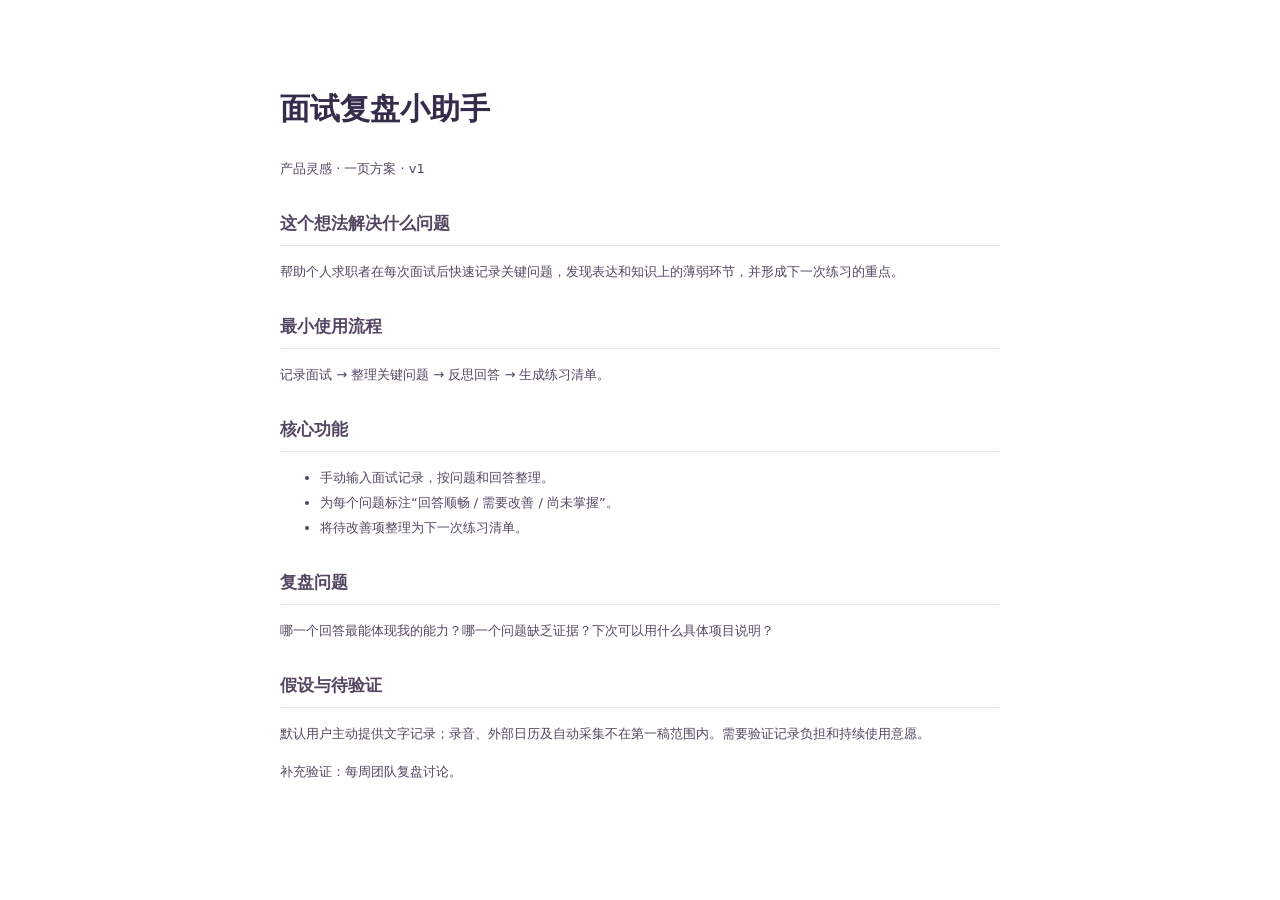
<file: output/agent-prototype-20261125/downloaded-draft.html>
<!doctype html><html lang="zh-CN"><head><meta charset="utf-8"><meta name="viewport" content="width=device-width,initial-scale=1"><title>方案 HTML v2</title><style>body{max-width:720px;margin:35px auto;padding:25px 35px;font-family:system-ui,"Microsoft YaHei",sans-serif;line-height:1.9;color:#544662;font-size:13px}h1{font-size:30px;color:#352c4b}h2{font-size:17px;border-bottom:1px solid #e8e1f0;padding-bottom:6px;margin-top:25px}h3{font-size:14px}.doc-subtitle{color:#9c89ad;font-size:12px}p,li{font-size:13px}@media print{body{margin:0;max-width:none}@page{size:A4;margin:15mm}}</style></head><body><h1>面试复盘小助手</h1><div>产品灵感 · 一页方案 · v1</div><h2>这个想法解决什么问题</h2><p>帮助个人求职者在每次面试后快速记录关键问题，发现表达和知识上的薄弱环节，并形成下一次练习的重点。</p><h2>最小使用流程</h2><p>记录面试 → 整理关键问题 → 反思回答 → 生成练习清单。</p><h2>核心功能</h2><ul><li>手动输入面试记录，按问题和回答整理。</li><li>为每个问题标注“回答顺畅 / 需要改善 / 尚未掌握”。</li><li>将待改善项整理为下一次练习清单。</li></ul><h2>复盘问题</h2><p>哪一个回答最能体现我的能力？哪一个问题缺乏证据？下次可以用什么具体项目说明？</p><h2>假设与待验证</h2><p>默认用户主动提供文字记录；录音、外部日历及自动采集不在第一稿范围内。需要验证记录负担和持续使用意愿。</p><p>补充验证：每周团队复盘讨论。</p></body></html>
</file>
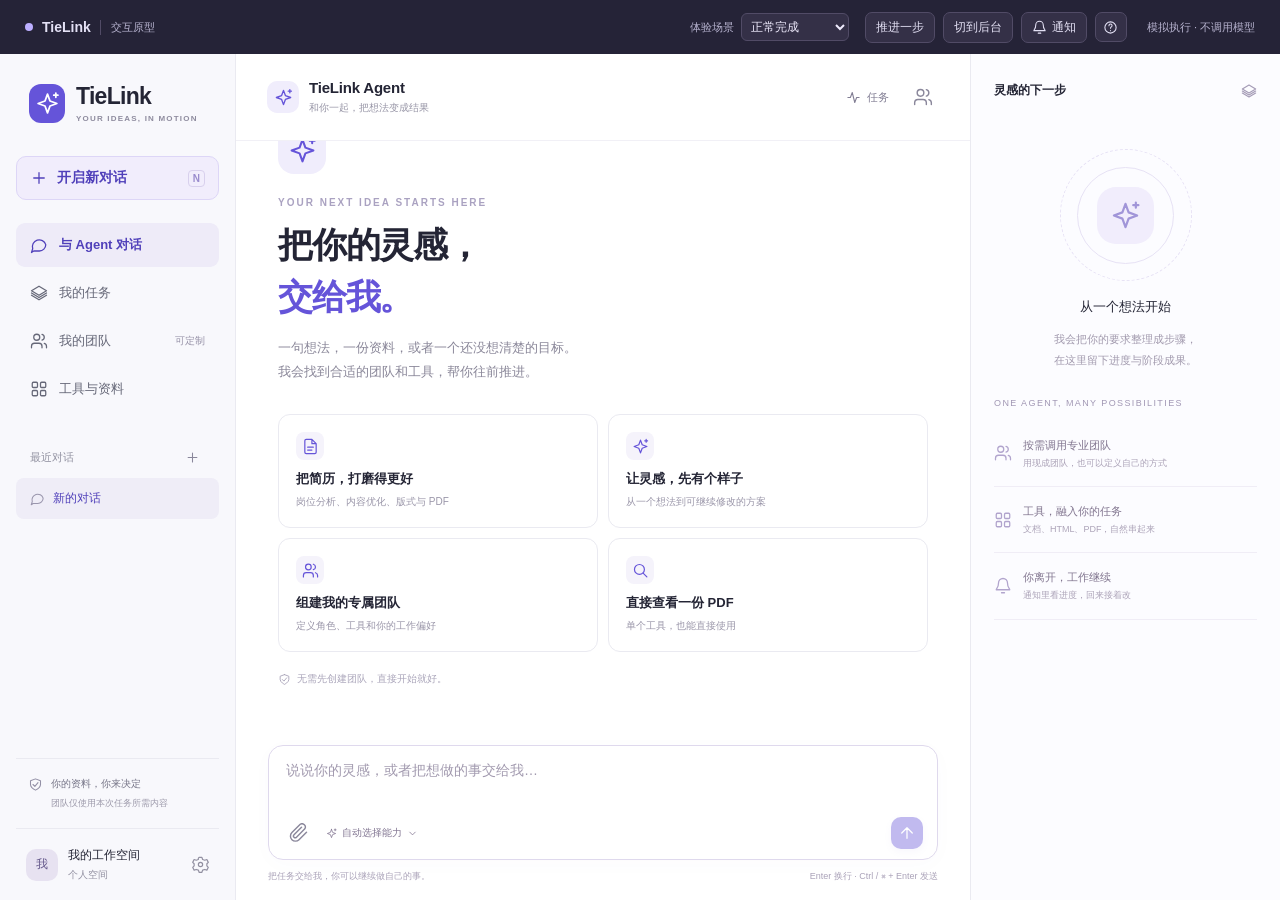
<file: output/tielink-agent-prototype/TieLink-Agent-Prototype.html>
<!doctype html>
<html lang="zh-CN">
<head>
  <meta charset="utf-8">
  <meta name="viewport" content="width=device-width, initial-scale=1">
  <meta name="theme-color" content="#6554d9">
  <title>TieLink · 把灵感交给 Agent</title>
  <style>
:root{--brand:#6554d9;--brand-deep:#5040ba;--brand-soft:#f0edfc;--ink:#242535;--muted:#757889;--line:#eaeaf1;--surface:#fff;--canvas:#f7f8fc;--green:#21876a;--green-soft:#eaf7f0;--orange:#ac701b;--orange-soft:#fff6e6;--red:#bf5361;--shadow:0 18px 60px #2822440d;--radius:18px}
*{box-sizing:border-box}body{margin:0;background:var(--canvas);color:var(--ink);font-family:Inter,-apple-system,BlinkMacSystemFont,"Segoe UI","PingFang SC","Microsoft YaHei",sans-serif;font-size:14px;-webkit-font-smoothing:antialiased}button,input,textarea,select{font:inherit}button,a,select{touch-action:manipulation}button{cursor:pointer}button:disabled{cursor:default;opacity:.4}button{color:inherit}button:focus-visible,a:focus-visible,textarea:focus-visible,input:focus-visible,select:focus-visible{outline:3px solid #b9acf5;outline-offset:3px}button svg{pointer-events:none}svg.icon{width:20px;height:20px;stroke:currentColor;fill:none;stroke-width:1.7;stroke-linecap:round;stroke-linejoin:round;vertical-align:middle;flex-shrink:0}[hidden]{display:none!important}.icon-only{width:32px;justify-content:center}.muted{color:var(--muted)}.prototype-bar{height:54px;display:flex;align-items:center;gap:20px;padding:0 25px;background:#252337;color:#e4e1f5;position:relative;z-index:60}.prototype-brand{display:flex;align-items:center;gap:9px;font-weight:700;font-size:14px;color:inherit;text-decoration:none;white-space:nowrap}.prototype-brand>span:last-child{font-size:11px;color:#b6b2ce;border-left:1px solid #514b66;padding-left:10px;font-weight:400}.prototype-dot{width:8px;height:8px;background:#bcaeff;border-radius:50%}.prototype-controls{display:flex;align-items:center;gap:8px;margin-left:auto}.prototype-button{border:1px solid #514b66;border-radius:7px;background:#343047;color:#e4e1f5;padding:6px 10px;display:flex;gap:5px;align-items:center;font-size:12px;white-space:nowrap}.prototype-button:hover{background:#48405f}.prototype-button svg{width:15px;height:15px}.prototype-disclaimer{font-size:11px;color:#b6b2ce;white-space:nowrap}.scenario-label{font-size:11px;color:#b6b2ce;display:flex;align-items:center;gap:7px;margin-right:8px}.scenario-label select{font-size:12px;background:#343047;color:#eeeafc;border:1px solid #514b66;border-radius:6px;padding:5px;max-width:145px}.tiny-count{font-size:10px;background:#b8a7fb;color:#252337;border-radius:10px;padding:1px 5px}.application{height:calc(100dvh - 54px);min-height:620px;display:grid;grid-template-columns:236px minmax(390px,1fr) 310px;max-width:1800px;margin:auto;background:#fff;overflow:hidden}.sidebar{background:#f8f8fc;border-right:1px solid var(--line);padding:29px 16px 0;display:flex;flex-direction:column;min-height:0}.brand{display:flex;align-items:center;gap:11px;font-size:23px;font-weight:750;letter-spacing:-.7px;padding:0 13px;margin-bottom:33px}.brand-mark{display:flex;align-items:center;justify-content:center;width:36px;height:39px;background:var(--brand);color:#fff;border-radius:12px}.brand-mark svg{width:25px;height:25px}.brand-caption{display:block;font-size:8px;letter-spacing:1.2px;font-weight:600;color:#8e8b9e;margin-top:4px}.new-chat{display:flex;align-items:center;gap:9px;min-height:44px;border:1px solid #ddd6f7;background:#f1edfc;color:var(--brand-deep);border-radius:10px;padding:10px 13px;font-weight:600}.new-chat svg{width:18px}.keyboard-key{margin-left:auto;color:#9a8cce;font-size:10px;border:1px solid #d8d0ed;padding:2px 4px;border-radius:4px}.nav-list{display:grid;gap:4px;margin-top:23px}.nav-item{display:flex;align-items:center;gap:11px;text-align:left;background:none;border:none;padding:13px 14px;border-radius:9px;font-size:13px;color:#666878}.nav-item.active{background:#eeebf8;color:var(--brand-deep);font-weight:600}.nav-item:hover,.conversation-row:hover{background:#efedf6}.nav-item svg{width:18px;height:18px}.nav-tail{font-size:10px;margin-left:auto;color:#9691a7}.nav-count{margin-left:auto;font-size:11px;background:#e7e1f9;padding:1px 6px;border-radius:5px}.nav-count:empty{display:none}.sidebar-label{font-size:11px;color:#9292a1;display:flex;align-items:center;justify-content:space-between;padding:0 14px;margin:34px 0 8px}.conversation-list{overflow:auto;min-height:0;flex:1}.conversation-row{width:100%;display:flex;gap:8px;align-items:center;text-align:left;background:none;border:none;padding:12px 14px;border-radius:8px;font-size:12px;color:#6f7181}.conversation-row.selected{color:var(--brand-deep);background:#efedf7}.conversation-row span.title{overflow:hidden;text-overflow:ellipsis;white-space:nowrap;flex:1}.conversation-row svg{width:15px;height:15px;color:#9a96ad}.conversation-row .unread-dot{height:6px;width:6px;border-radius:50%;background:var(--brand)}.sidebar-bottom{margin-top:20px}.workspace-note{display:flex;align-items:flex-start;gap:8px;padding:18px 12px;border-top:1px solid var(--line);font-size:10px;color:#747386}.workspace-note svg{width:15px;height:15px;color:#9390a6}.workspace-note small{display:block;font-size:9px;color:#9c99aa;margin-top:6px}.profile{display:flex;align-items:center;gap:10px;width:100%;background:none;border:0;border-top:1px solid var(--line);padding:18px 10px;font-size:12px;text-align:left}.profile>span:nth-child(2){flex:1}.profile small{display:block;font-size:10px;color:#9290a1;margin-top:4px}.profile svg{width:17px;height:17px;color:#9290a1}.profile-avatar{width:32px;height:32px;display:grid;place-items:center;border-radius:10px;background:#e7e2f1;color:#665a8c;font-size:12px}.chat-main{display:flex;flex-direction:column;min-height:0;min-width:0;background:#fff}.chat-header{height:87px;flex-shrink:0;display:flex;align-items:center;justify-content:space-between;padding:0 31px;border-bottom:1px solid #f1f0f6}.header-identity{display:flex;align-items:center;gap:10px}.header-identity h1{font-size:15px;margin:0;font-weight:650;letter-spacing:-.2px}.header-identity>div>span{font-size:10px;color:#9795a6;display:block;margin-top:5px}.agent-mini{height:32px;width:32px;background:var(--brand-soft);border-radius:10px;color:var(--brand);display:grid;place-items:center}.agent-mini svg{width:19px;height:19px}.header-actions{display:flex;align-items:center;gap:12px}.icon-button{width:32px;height:32px;display:inline-flex;align-items:center;justify-content:center;background:transparent;border:none;border-radius:8px;color:#8a879b;padding:6px}.icon-button:hover{background:var(--brand-soft);color:var(--brand)}.icon-button.small{width:25px;height:25px}.icon-button.small svg{width:15px;height:15px}.quiet-button{display:flex;align-items:center;gap:6px;background:none;border:0;font-size:11px;color:#817d93}.quiet-button svg{width:15px;height:15px}.context-banner{padding:9px 26px;background:#f8f6fe;border-bottom:1px solid #eee8fb;cursor:pointer;display:flex;align-items:center;gap:8px;color:var(--brand-deep);font-size:11px}.context-banner .icon{width:14px;height:14px}.context-banner>span:last-child{margin-left:auto}.chat-scroll{overflow:auto;flex:1;min-height:0;scroll-behavior:smooth}.messages{max-width:800px;padding:28px 42px 25px;margin:auto}.welcome{max-width:650px;padding-top:clamp(24px,7vh,96px);padding-bottom:15px}.welcome-mark{width:48px;height:48px;display:grid;place-items:center;border-radius:16px;background:var(--brand-soft);color:var(--brand);margin-bottom:23px}.welcome-mark svg{height:29px;width:29px}.eyebrow{font-size:10px;letter-spacing:2px;font-weight:600;color:#aaa2c1}.welcome h2{font-size:clamp(27px,2.7vw,38px);line-height:1.5;font-weight:600;letter-spacing:-1.2px;margin:12px 0}.welcome h2 span{color:var(--brand)}.welcome>p{font-size:13px;color:#8a8799;line-height:1.9;margin:0 0 29px}.prompt-grid{display:grid;grid-template-columns:1fr 1fr;gap:10px}.prompt-card{position:relative;background:#fff;border:1px solid var(--line);border-radius:12px;padding:17px;text-align:left;transition:transform .18s,border-color .18s}.prompt-card:hover{border-color:#c5b9ed;transform:translateY(-2px);box-shadow:0 5px 20px #6554d908}.prompt-card .prompt-icon{width:28px;height:28px;border-radius:8px;background:#f5f3fb;display:grid;place-items:center;color:var(--brand);margin-bottom:10px}.prompt-card .icon{width:17px;height:17px}.prompt-card b{font-size:12px;font-weight:600;display:block}.prompt-card small{display:block;font-size:10px;color:#9a96a9;line-height:1.6;margin-top:6px}.welcome-foot{margin-top:20px;display:flex;align-items:center;gap:6px;font-size:10px;color:#aaa5ba}.welcome-foot .icon{width:13px;height:13px}.message{display:flex;align-items:flex-start;gap:10px;margin-bottom:24px}.message-avatar{height:28px;width:28px;border-radius:9px;display:grid;place-items:center;flex-shrink:0;background:#f0ecfc;color:var(--brand);font-size:11px}.message-avatar svg{width:17px;height:17px}.message.user{flex-direction:row-reverse;margin-left:40px}.message.user .message-avatar{display:none}.message-content{max-width:100%;min-width:0;flex:1}.message-name{font-size:10px;color:#9c97ab;margin-bottom:7px}.message-text{font-size:13px;line-height:1.9;white-space:pre-wrap;overflow-wrap:anywhere}.message.user .message-content{background:#f2effb;border-radius:15px 15px 4px 15px;padding:11px 16px;flex:initial}.inline-attachment{display:inline-flex;gap:7px;font-size:10px;border-radius:6px;border:1px solid #e2dcf0;background:#fbfaff;color:#7f759e;padding:5px 8px;margin-top:8px}.task-card{border:1px solid #e4def4;border-radius:14px;margin-top:14px;overflow:hidden;background:white}.task-card-head{display:flex;gap:9px;align-items:center;padding:15px 16px;background:#fcfbff}.task-icon{height:31px;width:31px;background:var(--brand-soft);color:var(--brand);border-radius:9px;display:grid;place-items:center}.task-icon .icon{width:17px;height:17px}.task-card-title{font-size:12px;font-weight:600;flex:1}.task-card-title small{display:block;font-size:9px;color:#a09aaf;font-weight:400;margin-top:5px}.badge{display:inline-flex;align-items:center;gap:4px;font-size:10px;line-height:1.3;background:var(--brand-soft);color:var(--brand);padding:5px 8px;border-radius:5px;white-space:nowrap}.badge.green{background:var(--green-soft);color:var(--green)}.badge.orange{background:var(--orange-soft);color:var(--orange)}.badge.red{background:#fbeef0;color:var(--red)}.badge.grey{background:#f2f2f6;color:#7c788b}.task-card-body{padding:13px 16px}.task-current{display:flex;gap:7px;align-items:center;font-size:12px;color:#5f577a}.task-current .icon{width:15px;height:15px}.task-current small{margin-left:auto;font-size:10px;color:#aaa2ba}.step-track{display:flex;gap:4px;margin:12px 0}.step-track span{height:3px;background:#efecf6;flex:1;border-radius:3px}.step-track .done{background:#8b7ce1}.step-track .current{background:#c4b9f0}.task-evidence{font-size:10px;color:#8e889d;line-height:1.8;margin-top:9px}.task-card-actions{display:flex;gap:8px;border-top:1px solid #f0edf6;padding:10px 16px;align-items:center}.task-card-actions .subtle-button:last-child{margin-left:auto}.subtle-button,.text-button{background:transparent;border:0;color:var(--brand);padding:4px 0;display:inline-flex;align-items:center;justify-content:center;gap:6px;font-size:11px}.subtle-button .icon,.text-button .icon{width:14px;height:14px}.subtle-button.neutral{color:#92909f}.subtle-button.danger{color:var(--red)}.artifact-card{display:flex;align-items:center;gap:11px;border:1px solid var(--line);border-radius:11px;padding:12px;text-align:left;background:#fff;width:100%;margin-top:9px}.artifact-card:hover{border-color:#c9bff0;background:#fdfcff}.artifact-icon{width:34px;height:40px;border-radius:7px;background:#f0ecfc;color:var(--brand);font-size:9px;display:grid;place-items:center;font-weight:700;flex-shrink:0}.artifact-icon.pdf{background:#fbeef0;color:#b26375}.artifact-card>span:nth-child(2){flex:1;min-width:0;font-size:12px}.artifact-card small{display:block;font-size:9px;color:#a19aaf;margin-top:5px}.artifact-card>.icon{width:15px;height:15px;color:#aaa4b7}.composer-wrap{padding:12px 32px 17px;background:#fff;flex-shrink:0}.composer{max-width:716px;margin:auto;border:1px solid #dfd9ed;border-radius:15px;padding:13px 14px 10px;box-shadow:0 4px 22px #4d3f8a05}.composer:focus-within{border-color:#b7a5eb;box-shadow:0 0 0 3px #eee9fa}.composer textarea{width:100%;resize:none;border:0;outline:0;min-height:44px;max-height:120px;line-height:1.7;font-size:13px;color:var(--ink);background:none;padding:0 3px}.composer textarea:focus-visible{outline:0}.composer textarea::placeholder{color:#a29aaf}.composer-actions{display:flex;align-items:center;justify-content:space-between;margin-top:7px}.composer-left{display:flex;align-items:center;gap:5px}.team-picker{display:flex;align-items:center;gap:5px;background:none;border:0;border-radius:7px;padding:6px;color:#827692;font-size:10px}.team-picker:hover{background:#f8f5fd}.team-picker .icon{width:13px;height:13px}.team-picker .icon:last-child{width:11px;height:11px}.send-button{width:32px;height:32px;background:var(--brand);color:white;border:0;border-radius:10px;display:grid;place-items:center;box-shadow:0 3px 6px #6554d918}.send-button .icon{width:18px;height:18px}.composer-hint{max-width:716px;margin:10px auto 0;color:#aaa2b8;font-size:9px;display:flex;justify-content:space-between;gap:10px}.attachment-list{max-width:716px;margin:0 auto 7px;display:flex;flex-wrap:wrap;gap:6px}.attachment-chip{display:flex;align-items:center;gap:5px;background:#f5f2fc;border:1px solid #e8e0f6;border-radius:7px;padding:6px 9px;color:#796a9a;font-size:10px;max-width:100%}.attachment-chip>span{overflow:hidden;text-overflow:ellipsis;white-space:nowrap;max-width:200px}.attachment-chip .icon{height:13px;width:13px}.attachment-chip button{border:0;background:transparent;padding:0;display:flex;color:inherit}.work-panel{border-left:1px solid var(--line);background:#fcfcff;padding:28px 23px;overflow:auto;min-height:0}.work-panel-heading{display:flex;align-items:center;justify-content:space-between;font-size:12px;font-weight:600;margin-bottom:26px}.work-panel-heading>.icon{width:16px;height:16px;color:#a49bb6}.panel-eyebrow{font-size:9px;color:#a197b4;letter-spacing:1.4px;margin-top:27px;margin-bottom:13px}.idle-work{padding-top:20px}.idle-work .orbit-graphic{position:relative;display:grid;place-items:center;height:130px;margin:5px 0 18px}.orbit-graphic:before,.orbit-graphic:after{content:"";position:absolute;width:95px;height:95px;border:1px solid #e7e2f5;border-radius:50%}.orbit-graphic:after{width:130px;height:130px;border-style:dashed;transform:rotate(25deg)}.orbit-graphic>.icon{width:31px;height:31px;color:#a195d8;background:#f1edfc;box-sizing:content-box;padding:13px;border-radius:19px}.idle-work h3{font-size:13px;font-weight:550;text-align:center}.idle-work>p{font-size:11px;color:#a29aae;line-height:1.9;text-align:center}.capability-row{display:flex;align-items:center;gap:11px;border-bottom:1px solid #f0edf6;padding:15px 0}.capability-row>.icon{width:18px;height:18px;color:#b1a4cd}.capability-row b{font-size:11px;font-weight:500;color:#81758f}.capability-row small{display:block;font-size:9px;color:#aca3b8;line-height:1.7;margin-top:3px}.panel-task-title{font-size:17px;font-weight:600;line-height:1.6;margin:0 0 12px}.panel-task-desc{font-size:10px;color:#a49aaf;line-height:1.8}.timeline{display:grid;gap:0}.timeline-step{position:relative;display:flex;gap:12px;min-height:65px}.timeline-step:not(:last-child):before{content:"";position:absolute;left:11px;top:24px;bottom:2px;width:1px;background:#e9e3f3}.timeline-number{width:23px;height:23px;display:grid;place-items:center;border:1px solid #e4ddef;background:#fcfbff;border-radius:50%;font-size:9px;color:#aaa0ba;flex-shrink:0}.timeline-step.done .timeline-number{background:#eaf6ef;color:#549476;border-color:transparent}.timeline-number .icon{width:12px;height:12px}.timeline-step.current .timeline-number{background:var(--brand);border-color:var(--brand);color:#fff;box-shadow:0 0 0 4px #eee8fa}.timeline-copy{padding-top:3px}.timeline-copy b{font-size:11px;font-weight:500;color:#b3aaba}.timeline-copy small{display:block;margin-top:6px;font-size:9px;color:#b0a6bd}.timeline-step.done .timeline-copy b{color:#73667f}.timeline-step.current .timeline-copy b{color:var(--brand-deep);font-weight:600}.panel-artifact{width:100%;display:flex;gap:8px;align-items:center;padding:10px;background:#fff;border:1px solid #ebe5f3;border-radius:9px;text-align:left;margin:7px 0}.panel-artifact>.icon{width:16px;height:16px;color:#9983c1}.panel-artifact>span{font-size:10px;flex:1}.panel-artifact small{display:block;font-size:8px;color:#a499b2;margin-top:4px}.empty-evidence{font-size:10px;color:#afa5ba;border:1px dashed #e5dfef;border-radius:9px;line-height:1.8;padding:13px}.team-mini{display:flex;align-items:center;gap:8px;font-size:10px;color:#8c7a9c;background:#f2eef9;border:1px solid #ebe5f3;padding:10px;border-radius:9px}.team-mini>.icon{width:17px;height:17px}.team-mini small{display:block;font-size:8px;color:#aaa0b6;margin-top:4px}.panel-control-row{display:flex;gap:9px;margin-top:17px}.panel-control-row button{flex:1}.primary-button,.secondary-button{display:inline-flex;align-items:center;justify-content:center;gap:7px;border:1px solid transparent;padding:10px 15px;border-radius:9px;font-size:12px;font-weight:500;text-decoration:none}.primary-button{background:var(--brand);color:#fff}.primary-button:hover{background:var(--brand-deep)}.secondary-button{border-color:#e4ddef;background:#fff;color:#867597}.secondary-button:hover{background:#f9f6fd}.primary-button .icon,.secondary-button .icon{width:16px;height:16px}.panel-tip{font-size:9px;line-height:1.9;color:#b0a5ba;margin-top:18px;display:flex;align-items:flex-start;gap:5px}.panel-tip .icon{width:12px;height:12px;flex-shrink:0;margin-top:2px}.background-screen{min-height:calc(100dvh - 54px);background:#eeeef7;display:flex;align-items:center;justify-content:center;gap:110px;padding:35px 30px}.background-intro{max-width:330px}.background-intro .eyebrow{font-size:9px;letter-spacing:2px;color:#8f82b3}.background-intro h2{font-size:54px;line-height:1.3;font-weight:550;letter-spacing:-2px;margin:22px 0;color:#403653}.background-intro>p{font-size:14px;color:#8a7f99;line-height:2;margin-bottom:28px}.background-intro>.primary-button{padding:12px 22px;display:flex;width:fit-content}.background-intro>.text-button{display:flex;margin-top:16px;color:#8c7b9c}.background-intro>small{display:block;font-size:10px;color:#aaa1b7;line-height:1.9;margin-top:38px}.device{width:374px;height:738px;border:8px solid #272330;outline:1px solid #79717f;border-radius:42px;overflow:hidden;box-shadow:0 35px 80px #28213d2b;position:relative;background:#d3c3dd;flex-shrink:0}.device:before{content:"";position:absolute;width:11px;height:11px;background:#19161e;border-radius:50%;left:50%;top:11px;transform:translateX(-50%);z-index:5}.device-status{height:37px;display:flex;align-items:center;justify-content:space-between;padding:7px 23px 0;color:#352b45;position:relative;z-index:3;font-size:10px}.device-status>div{display:flex;gap:5px}.device-status .icon{width:13px;height:13px}.device-wallpaper{position:absolute;inset:0;padding:64px 16px 20px;overflow:hidden;background:linear-gradient(145deg,#e0d8eb 0%,#ccbfe2 52%,#abc2d6 100%)}.wallpaper-orbit{position:absolute;width:540px;height:540px;border:80px solid #f5eff63b;border-radius:50%;pointer-events:none;transform:rotate(35deg)}.orbit-one{left:80px;top:140px}.orbit-two{left:-300px;top:330px;border-color:#8e9ecb2b}.home-clock{font-size:66px;font-weight:300;color:#4f3b66;text-align:center;letter-spacing:-3px;position:relative}.home-clock>span{display:block;font-size:12px;letter-spacing:1px;margin-top:3px}.notification-pull{position:relative;margin:30px auto 15px;display:flex;align-items:center;justify-content:center;gap:5px;font-size:10px;color:#655078;border:0;background:#ffffff52;border-radius:20px;padding:8px 12px}.notification-pull .icon{width:13px;height:13px}.home-apps{display:flex;justify-content:space-around;position:absolute;bottom:53px;left:17px;right:17px;z-index:1}.home-apps>div,.home-apps>button{display:flex;align-items:center;flex-direction:column;gap:7px;font-size:9px;color:#574165;background:none;border:0;padding:0}.home-app-icon{width:49px;height:49px;border-radius:16px;display:grid;place-items:center;background:var(--brand);color:#fff;box-shadow:0 3px 12px #40315412}.home-app-icon.neutral{background:#f6f1f8c9;color:#8e7b9d}.home-app-icon .icon{width:26px;height:26px}.gesture-bar{position:absolute;bottom:8px;height:4px;width:105px;border-radius:4px;left:50%;transform:translateX(-50%);background:#312a3b80;z-index:10}.notification-shade{position:absolute;inset:32px 0 0;background:#eae6f4f2;backdrop-filter:blur(20px);z-index:4;padding:13px 14px 25px;overflow:auto}.shade-date{display:flex;align-items:center;justify-content:space-between;font-size:11px;color:#776786;padding-left:4px}.quick-settings{display:flex;justify-content:space-between;padding:15px 3px 22px;border-bottom:1px solid #d9d1e5}.quick-settings>div,.quick-settings>button{display:grid;place-items:center;width:60px;height:45px;border:0;background:#dcd5e9;border-radius:14px;color:#867397}.quick-settings>button{background:#64518a;color:#fff}.quick-settings>button.off{background:#dcd5e9;color:#867397}.quick-settings .icon{width:21px;height:21px}.shade-heading{display:flex;justify-content:space-between;font-size:11px;color:#766682;margin:22px 4px 12px}.shade-heading span{font-size:8px;color:#ad9fb8}.system-notification{position:relative;background:#fbf9ffed;border:1px solid #ffffff80;border-radius:20px;padding:15px 15px 12px;box-shadow:0 6px 25px #5442680b;margin-bottom:10px}.notification-meta{display:flex;align-items:center;gap:6px;font-size:9px;color:#9e8eae}.notification-meta .icon{width:12px;height:12px;color:var(--brand)}.notification-meta time{margin-left:auto}.notification-expand{padding:0;border:0;background:none;color:#9988a9;width:22px;height:22px;display:grid;place-items:center}.notification-expand .icon{width:15px;height:15px}.notification-title{background:none;border:0;padding:5px 0 0;width:100%;font-size:12px;font-weight:600;color:#5a456f;text-align:left;line-height:1.8}.notification-summary{font-size:10px;color:#9b89aa;line-height:1.8;margin-top:4px}.notification-evidence{display:grid;gap:9px;margin:12px 0 7px;padding:12px 0;border-top:1px solid #ece4f3}.notification-evidence>div{display:flex;align-items:center;gap:7px;font-size:10px;color:#8c799a}.notification-evidence .icon{width:13px;height:13px;color:#5c9e81}.notification-evidence>.in-progress{color:#a593b5}.notification-evidence>.in-progress .icon{color:#9983bc}.notification-actions{display:flex;gap:20px;margin-top:12px}.notification-actions button{border:0;background:none;font-size:10px;font-weight:600;color:#71598b;padding:2px 0}.notification-actions button:last-child{color:#a091ac}.notification-empty{font-size:11px;color:#9481a6;text-align:center;padding:35px 16px;line-height:1.9}.shade-return{display:block;margin:24px auto;background:#dcd4e6;color:#8b759d;font-size:10px;border:0;border-radius:20px;padding:9px 20px}.modal-layer{position:fixed;inset:54px 0 0;z-index:70;display:flex;align-items:center;justify-content:center;padding:26px}.modal-backdrop{position:absolute;inset:0;background:#24202d55;backdrop-filter:blur(5px)}.modal{position:relative;max-width:680px;width:100%;max-height:min(800px,calc(100dvh - 110px));overflow:auto;border:1px solid #f0eaf7;border-radius:20px;background:#fff;box-shadow:0 25px 95px #261e3930;padding:27px;outline:none}.modal.wide{max-width:900px}.modal-header{display:flex;align-items:flex-start;gap:10px;justify-content:space-between;margin-bottom:22px}.modal-header h2{font-size:20px;font-weight:600;margin:0;line-height:1.5}.modal-subtitle{font-size:11px;color:#a196ad;margin:7px 0 0;line-height:1.8}.modal h3{font-size:12px;font-weight:600;margin:22px 0 11px}.modal p{font-size:12px;line-height:1.9;color:#8e819d}.modal-footer{display:flex;gap:10px;justify-content:flex-end;margin-top:24px;padding-top:17px;border-top:1px solid var(--line);flex-wrap:wrap}.modal-list{display:grid;gap:10px}.modal-list-row{border:1px solid var(--line);border-radius:11px;padding:15px;display:flex;align-items:center;gap:12px;cursor:pointer;background:#fff;text-align:left;width:100%}.modal-list-row:hover{border-color:#c8b9ed}.modal-list-row>.icon{color:#9784b6}.modal-list-row>div{flex:1}.modal-list-row b{font-size:12px;font-weight:600}.modal-list-row small{display:block;font-size:10px;color:#a197ad;margin-top:6px;line-height:1.7}.empty-state{padding:33px 20px;text-align:center;color:#a597af;font-size:12px;line-height:2}.form-label{display:block;font-size:11px;color:#897898;margin:16px 0 7px}.form-input{width:100%;border:1px solid #dfd5eb;border-radius:8px;background:#fcfbff;padding:10px;font-size:12px;color:#675775}.form-textarea{min-height:85px;resize:vertical;line-height:1.8}.check-row{display:flex;gap:8px;align-items:flex-start;font-size:11px;color:#8c799b;margin:12px 0;line-height:1.7}.check-row input{accent-color:var(--brand);margin-top:3px}.check-row small{display:block;color:#b0a3ba;font-size:9px}.tool-chips{display:flex;flex-wrap:wrap;gap:7px}.tool-chip{background:#f5f1fb;border:1px solid #e8def3;border-radius:7px;padding:7px 9px;font-size:10px;color:#9581a6}.modal-tabs{display:flex;gap:4px;background:#f6f3fa;border-radius:10px;padding:4px;margin-bottom:22px}.modal-tabs button{flex:1;padding:8px;border:0;background:none;color:#9e8bab;font-size:11px;border-radius:7px}.modal-tabs button.active{background:#fff;color:var(--brand);box-shadow:0 2px 5px #3d2c4d08}.task-list-meta{font-size:10px;color:#a59aaf;line-height:1.8;margin-top:7px}.document-toolbar{display:flex;gap:9px;align-items:center;justify-content:space-between;background:#f8f5fc;border:1px solid #eee5f6;border-radius:10px;padding:10px 13px;margin-bottom:16px}.document-toolbar span{font-size:10px;color:#a08bac}.document-paper{max-width:660px;margin:auto;background:#fff;border:1px solid #e9e1f1;box-shadow:0 8px 30px #4f3b6b08;min-height:500px;padding:36px 42px;font-size:12px;line-height:1.9;color:#675775;overflow-wrap:anywhere}.document-paper h1{font-size:27px;font-weight:600;margin:0 0 6px;color:#493861}.document-paper .doc-subtitle{font-size:11px;color:#9983ab;margin-bottom:25px}.document-paper h2{font-size:14px;color:#675286;border-bottom:1px solid #ede4f4;padding-bottom:7px;margin:23px 0 10px}.document-paper h3{font-size:12px;color:#78618d;margin:16px 0 6px}.document-paper p{font-size:11px;line-height:1.9;color:#8a7399;margin:7px 0}.document-paper ul{padding-left:18px;font-size:11px;color:#8a7399}.document-paper[contenteditable=true]{outline:2px solid #c4b1e8;border-color:transparent}.preview-note{font-size:10px;text-align:center;color:#b0a1ba;margin:12px 0}.html-preview{width:100%;height:520px;background:white;border:1px solid var(--line);border-radius:10px}.attachment-drop{border:1px dashed #cfc0e5;border-radius:13px;padding:24px;text-align:center;background:#fcfaff;margin-bottom:18px}.attachment-drop>.icon{width:28px;height:28px;color:#b29bc9}.attachment-drop p{font-size:11px;margin:10px 0 15px}.toast{position:fixed;bottom:28px;left:50%;transform:translateX(-50%);z-index:100;background:#3c314e;color:#fff;border-radius:10px;padding:12px 18px;font-size:12px;box-shadow:0 6px 24px #2d1e4930;max-width:90vw;line-height:1.7}.help-steps{display:grid;gap:13px;counter-reset:help}.help-step{counter-increment:help;display:flex;gap:12px;font-size:12px;line-height:1.9;color:#897497}.help-step:before{content:counter(help);display:grid;place-items:center;flex-shrink:0;width:24px;height:24px;background:#f1ebfc;color:#8b70b1;border-radius:8px;font-size:10px}.help-step b{color:#695377}.network-banner{font-size:11px;border:1px solid #efd8b6;background:var(--orange-soft);color:var(--orange);padding:10px;border-radius:9px;margin-bottom:13px;line-height:1.8}.mobile-only{display:none!important}.team-select-card{border:1px solid var(--line);border-radius:12px;padding:15px;margin-bottom:10px}.team-select-card-head{display:flex;align-items:center;gap:10px}.team-select-card-head>div{flex:1}.team-select-card h3{margin:0;font-size:13px}.team-select-card p{font-size:10px;margin:8px 0 12px}.team-roles{display:flex;gap:5px;flex-wrap:wrap;margin:12px 0}.team-role{padding:5px 8px;background:#f7f3fc;border-radius:5px;color:#9d88ad;font-size:9px}.summary-stats{display:flex;gap:12px;margin:14px 0}.summary-stats div{flex:1;padding:14px;border-radius:10px;background:#f9f6fc;font-size:10px;color:#a28caf}.summary-stats b{display:block;font-size:21px;font-weight:500;color:#78618e;margin-bottom:5px}.cancel-warning{background:#fff8ed;border:1px solid #f2e3ca;border-radius:10px;padding:15px;color:#a28154!important}.sidebar-backdrop{display:none}.notification-option{padding:15px 0;border-bottom:1px solid var(--line);display:flex;align-items:center;justify-content:space-between;gap:15px}.notification-option b{font-size:12px;font-weight:500}.notification-option small{display:block;color:#a494af;font-size:10px;margin-top:5px}.notification-option input{accent-color:var(--brand);width:17px;height:17px}.loading-dot{height:6px;width:6px;background:var(--brand);border-radius:50%;box-shadow:0 0 0 3px #efe9fc;flex-shrink:0}.file-meta{font-size:10px;color:#ad9aba}.attachment-chip button:hover{color:var(--red)}
.task-card-title{min-width:0;overflow-wrap:anywhere}.message-text{font-size:14px}.composer textarea{font-size:14px}.prompt-card b{font-size:13px}.notification-title{font-size:13px}.notification-summary{font-size:11px}.notification-evidence>div{font-size:11px}.notification-actions button{font-size:11px}.notification-meta{font-size:10px}.notification-meta time{font-size:9px}.task-current{font-size:13px}.task-evidence{font-size:11px}
@media(min-width:1550px){.application{grid-template-columns:260px minmax(520px,1fr) 345px}.sidebar{padding-left:22px;padding-right:22px}.work-panel{padding:30px}.messages{padding-left:48px;padding-right:48px}.chat-header{padding:0 42px}}
@media(max-width:1200px){.application{grid-template-columns:215px minmax(350px,1fr) 270px}.work-panel{padding:25px 17px}.messages{padding:25px}.composer-wrap{padding-left:24px;padding-right:24px}.prototype-disclaimer{display:none}.background-screen{gap:60px}.brand{padding-left:8px}.header-identity>div>span{font-size:9px}}
@media(max-width:1020px){.application{grid-template-columns:210px minmax(350px,1fr)}.work-panel{display:none}.welcome{padding-top:7vh;max-width:620px;margin:auto}.messages{max-width:760px;padding:28px 35px}.prototype-bar{padding:0 16px}.scenario-label{margin-right:0}.prototype-controls{gap:6px}.background-screen{gap:45px}.background-intro h2{font-size:44px}}
@media(max-width:740px){.prototype-bar{height:auto;min-height:86px;padding:10px 14px;flex-wrap:wrap;gap:9px}.prototype-brand{font-size:13px}.prototype-brand>span:last-child{font-size:10px}.prototype-controls{width:100%;margin-left:0;justify-content:space-between;gap:5px}.prototype-button{font-size:10px;padding:6px 8px}.prototype-button svg{width:13px;height:13px}.scenario-label{font-size:0}.scenario-label select{font-size:10px;max-width:113px;padding:5px 2px}.application{height:calc(100dvh - 86px);min-height:500px;display:flex}.chat-main{width:100%}.sidebar{position:fixed;inset:86px auto 0 0;width:245px;z-index:65;transform:translateX(-100%);transition:transform .2s;box-shadow:15px 0 50px #30233f1a}.sidebar.open{transform:translateX(0)}.sidebar-backdrop:not([hidden]){display:block;position:fixed;inset:86px 0 0;background:#2e233f66;z-index:64}.mobile-only{display:inline-flex!important}.brand .mobile-only{margin-left:auto}.chat-header{height:72px;padding:0 15px}.header-identity{gap:7px}.header-identity h1{font-size:14px}.header-identity>div>span{font-size:8px}.header-actions{gap:6px}.header-actions>.icon-button{display:none}.messages{padding:24px 20px}.welcome{padding-top:clamp(15px,5vh,50px)}.welcome-mark{width:42px;height:42px;margin-bottom:20px}.welcome h2{font-size:29px;letter-spacing:-1px}.welcome>p{font-size:12px;line-height:1.9}.prompt-card{padding:13px}.prompt-card b{font-size:11px}.prompt-card small{font-size:9px}.composer-wrap{padding:10px 15px 13px}.composer{padding:12px 11px 8px}.composer textarea{font-size:12px;min-height:40px}.composer-hint{font-size:8px;justify-content:center}.desktop-only{display:none}.message.user{margin-left:25px}.message-text{font-size:12px}.message{gap:8px}.task-card-head{padding:12px}.task-card-body{padding:12px}.task-card-actions{padding:10px 12px}.task-card-title{font-size:11px}.task-current{font-size:10px}.task-evidence{font-size:9px}.context-banner{padding:9px 16px;font-size:10px}.background-screen{min-height:calc(100dvh - 86px);padding:25px 10px;display:block}.background-intro{display:none}.device{margin:auto;max-width:calc(100vw - 22px);width:355px;height:min(738px,calc(100dvh - 132px));min-height:570px;border-width:6px;border-radius:33px}.home-clock{font-size:57px}.device-wallpaper{padding-top:52px}.home-apps{bottom:42px}.notification-pull{margin-top:22px}.modal-layer{inset:86px 0 0;padding:12px}.modal{padding:20px 17px;border-radius:15px;max-height:calc(100dvh - 115px)}.modal-header h2{font-size:18px}.document-paper{padding:25px 22px}.document-paper h1{font-size:24px}.modal-footer{gap:8px}.primary-button,.secondary-button{padding:9px 12px;font-size:11px}.notification-button-label{display:none}.toast{bottom:16px;font-size:11px}.empty-state{font-size:11px}.team-role{font-size:8px}}
@media(max-width:375px){.prototype-button{padding:6px}.scenario-label select{max-width:106px}.prompt-grid{gap:7px}.messages{padding-left:16px;padding-right:16px}.task-current small{font-size:9px}.header-identity>div>span{display:none}.welcome h2{font-size:26px}}
@media(max-width:740px){.message-text,.composer textarea{font-size:14px}.welcome>p{font-size:13px}.prompt-card b{font-size:12px}.prompt-card small{font-size:10px}.task-card-title{font-size:12px}.task-current{font-size:12px}.task-evidence{font-size:11px}.badge{font-size:11px}.subtle-button{font-size:12px}.document-paper p,.document-paper ul{font-size:12px}.modal p{font-size:13px}.form-label,.check-row,.form-input{font-size:12px}}
@media(prefers-reduced-motion:reduce){*,*:before,*:after{animation:none!important;transition:none!important;scroll-behavior:auto!important}}
@media print{body>*{display:none!important}#modal-layer,#modal,#preview-paper{display:block!important}.modal-backdrop,.modal-header,.document-toolbar,.modal-footer,.preview-note{display:none!important}#modal-layer{position:static;padding:0}#modal{padding:0;border:0;box-shadow:none;max-height:none;overflow:visible;max-width:none;width:100%}#preview-paper{border:0;box-shadow:none;margin:0;width:100%;max-width:none;padding:10mm;min-height:auto}.document-paper{font-size:11pt}body{background:white}@page{size:A4;margin:12mm}}

</style>
</head>
<body>
  <div class="prototype-bar">
    <a class="prototype-brand" href="#" data-action="home"><span class="prototype-dot"></span>TieLink <span>交互原型</span></a>
    <div class="prototype-controls">
      <label class="scenario-label">体验场景 <select id="scenario" aria-label="体验场景"><option value="normal">正常完成</option><option value="input">需要补充资料</option><option value="failure">PDF 导出失败</option></select></label>
      <button class="prototype-button" data-action="advance" title="推进一个模拟执行步骤">推进一步</button>
      <button class="prototype-button" id="background-button" data-action="background">切到后台</button>
      <button class="prototype-button" data-action="notifications" aria-label="查看任务通知"><span data-icon="bell"></span><span class="notification-button-label">通知</span><span id="notification-count" class="tiny-count" hidden>0</span></button>
      <button class="prototype-button icon-only" data-action="help" aria-label="体验说明"><span data-icon="help"></span></button>
    </div>
    <span class="prototype-disclaimer">模拟执行 · 不调用模型</span>
  </div>

  <div id="application" class="application">
    <aside id="sidebar" class="sidebar" aria-label="主导航">
      <div class="brand"><span class="brand-mark" data-icon="sparkles"></span><span>TieLink<span class="brand-caption">YOUR IDEAS, IN MOTION</span></span><button class="icon-button mobile-only" data-action="close-sidebar" aria-label="关闭导航"><span data-icon="close"></span></button></div>
      <button class="new-chat" data-action="new-chat"><span data-icon="plus"></span>开启新对话<span class="keyboard-key">N</span></button>
      <nav class="nav-list">
        <button class="nav-item active" data-action="home"><span data-icon="message"></span>与 Agent 对话</button>
        <button class="nav-item" data-action="tasks"><span data-icon="layers"></span>我的任务<span id="task-count" class="nav-count"></span></button>
        <button class="nav-item" data-action="teams"><span data-icon="users"></span>我的团队<span class="nav-tail">可定制</span></button>
        <button class="nav-item" data-action="tools"><span data-icon="grid"></span>工具与资料</button>
      </nav>
      <div class="sidebar-label">最近对话<button class="icon-button small" data-action="new-chat" aria-label="新建对话"><span data-icon="plus"></span></button></div>
      <div id="conversation-list" class="conversation-list"></div>
      <div class="sidebar-bottom"><div class="workspace-note"><span data-icon="shield"></span><div>你的资料，你来决定<small>团队仅使用本次任务所需内容</small></div></div><button class="profile" data-action="settings"><span class="profile-avatar">我</span><span>我的工作空间<small>个人空间</small></span><span data-icon="settings"></span></button></div>
    </aside>
    <div id="sidebar-backdrop" class="sidebar-backdrop" data-action="close-sidebar" hidden></div>

    <main class="chat-main">
      <header class="chat-header"><div class="header-identity"><button class="icon-button mobile-only" data-action="sidebar" aria-label="打开导航"><span data-icon="menu"></span></button><span class="agent-mini" data-icon="sparkles"></span><div><h1>TieLink Agent</h1><span>和你一起，把想法变成结果</span></div></div><div class="header-actions"><button class="quiet-button" data-action="tasks"><span data-icon="activity"></span><span id="header-task-label">任务</span></button><button class="icon-button" data-action="teams" aria-label="选择团队"><span data-icon="users"></span></button></div></header>
      <div id="context-banner" class="context-banner" hidden></div>
      <div id="chat-scroll" class="chat-scroll"><div id="messages" class="messages"></div></div>
      <div class="composer-wrap"><div id="attachment-list" class="attachment-list"></div><form id="composer-form" class="composer"><textarea id="composer-input" rows="2" aria-label="对 Agent 说出你的想法" placeholder="说说你的灵感，或者把想做的事交给我…"></textarea><div class="composer-actions"><div class="composer-left"><button type="button" class="icon-button" data-action="attach" aria-label="添加资料"><span data-icon="paperclip"></span></button><button type="button" class="team-picker" data-action="pick-team"><span data-icon="sparkles"></span><span id="selected-team-label">自动选择能力</span><span data-icon="chevron"></span></button></div><button id="send-button" class="send-button" type="submit" aria-label="发送消息" disabled><span data-icon="send"></span></button></div></form><div class="composer-hint">把任务交给我，你可以继续做自己的事。<span class="desktop-only">Enter 换行 · Ctrl / ⌘ + Enter 发送</span></div></div>
    </main>

    <aside id="work-panel" class="work-panel" aria-label="当前任务与阶段成果"></aside>
  </div>

  <section id="background-screen" class="background-screen" hidden aria-label="模拟手机后台与通知栏">
    <div class="background-intro"><div class="eyebrow">LEAVE THE CHAT. KEEP THE MOMENTUM.</div><h2>你去忙，<br>我接着做。</h2><p>任务会继续推进。下拉通知，<br>就能看到当前进度与已经做出的成果。</p><button class="primary-button" data-action="return-app"><span data-icon="message"></span>回到 TieLink</button><button class="text-button" data-action="network" id="network-toggle"><span data-icon="wifi"></span>体验断网与恢复</button><small>此处模拟手机桌面与系统通知，<br>不会创建真实 Android 后台服务。</small></div>
    <div class="device"><div class="device-status"><strong>23:30</strong><div><span data-icon="signal"></span><span data-icon="wifi"></span><span data-icon="battery"></span></div></div><div class="device-wallpaper"><div class="wallpaper-orbit orbit-one"></div><div class="wallpaper-orbit orbit-two"></div><div class="home-clock">23:30<span>11 月 24 日　星期二</span></div><button class="notification-pull" data-action="shade"><span data-icon="bell"></span>下拉查看 TieLink 进度<span data-icon="chevron"></span></button><div id="home-notification"></div><div class="home-apps"><button data-action="return-app"><span class="home-app-icon" data-icon="sparkles"></span>TieLink</button><div><span class="home-app-icon neutral" data-icon="calendar"></span>日历</div><div><span class="home-app-icon neutral" data-icon="image"></span>相册</div><div><span class="home-app-icon neutral" data-icon="message"></span>消息</div></div></div><div class="gesture-bar"></div>
      <div id="notification-shade" class="notification-shade" hidden><div class="shade-date">11 月 24 日，星期二<button class="icon-button" data-action="close-shade" aria-label="收起通知栏"><span data-icon="close"></span></button></div><div class="quick-settings"><button id="wifi-quick" data-action="network" aria-label="切换模拟网络"><span data-icon="wifi"></span></button><div><span data-icon="bluetooth"></span></div><div><span data-icon="moon"></span></div><div><span data-icon="flash"></span></div></div><div class="shade-heading">通知<span>系统界面示意</span></div><div id="shade-notifications"></div><button class="shade-return" data-action="return-app">返回 TieLink</button></div>
    </div>
  </section>

  <div id="modal-layer" class="modal-layer" hidden><div class="modal-backdrop" data-action="close-modal"></div><section id="modal" class="modal" role="dialog" aria-modal="true" aria-labelledby="modal-title" tabindex="-1"></section></div>
  <div id="toast" class="toast" role="status" aria-live="polite" hidden></div>
  <input id="file-input" type="file" accept=".txt,.md,.pdf,.docx,.html" multiple hidden>
  <script>
'use strict';
(() => {
  const ICONS = {
    sparkles:'<path d="m12 3 2.4 6.6L21 12l-6.6 2.4L12 21l-2.4-6.6L3 12l6.6-2.4L12 3Z"/><path d="M20 2v4M18 4h4"/>',
    plus:'<path d="M12 5v14M5 12h14"/>',message:'<path d="M21 11.5a8.5 8.5 0 0 1-8.5 8.5H5l-3 2 1.6-5A8.5 8.5 0 1 1 21 11.5Z"/>',
    users:'<path d="M16 21v-2a4 4 0 0 0-4-4H6a4 4 0 0 0-4 4v2M22 21v-2a4 4 0 0 0-3-3.87"/><circle cx="9" cy="7" r="4"/><path d="M16 3.13a4 4 0 0 1 0 7.75"/>',
    layers:'<path d="m12 3 10 6-10 6L2 9l10-6ZM2 15l10 6 10-6M2 12l10 6 10-6"/>',
    grid:'<rect x="3" y="3" width="7" height="7" rx="1.5"/><rect x="14" y="3" width="7" height="7" rx="1.5"/><rect x="3" y="14" width="7" height="7" rx="1.5"/><rect x="14" y="14" width="7" height="7" rx="1.5"/>',
    file:'<path d="M14 2H6a2 2 0 0 0-2 2v16a2 2 0 0 0 2 2h12a2 2 0 0 0 2-2V8l-6-6ZM14 2v6h6M8 13h8M8 17h6"/>',
    bell:'<path d="M18 8a6 6 0 0 0-12 0c0 7-3 7-3 9h18c0-2-3-2-3-9M10 21h4"/>',
    chevron:'<path d="m6 9 6 6 6-6"/>',check:'<path d="m5 12 4 4L19 6"/>',pause:'<path d="M8 5v14M16 5v14"/>',play:'<path d="m8 4 12 8-12 8V4Z"/>',close:'<path d="m6 6 12 12M18 6 6 18"/>',
    settings:'<path d="m9 3 1-1h4l1 3 3 1 3-1 2 4-2 2v3l2 2-2 4-3-1-3 1-1 3h-4l-1-3-3-1-3 1-2-4 2-2v-3L1 9l2-4 3 1 3-1V3Z"/><circle cx="12" cy="12" r="3"/>',
    paperclip:'<path d="m21 11-9 9a6 6 0 0 1-8.5-8.5l10-10A4 4 0 0 1 19 7L9 17a2 2 0 0 1-3-3l9-9"/>',send:'<path d="M12 19V5M5 12l7-7 7 7"/>',
    activity:'<path d="M3 12h4l3-8 4 16 3-8h4"/>',shield:'<path d="m12 3 8 3v6c0 5-8 9-8 9s-8-4-8-9V6l8-3Z"/><path d="m8 12 3 3 5-6"/>',
    download:'<path d="M12 3v12m-5-5 5 5 5-5M4 16v5h16v-5"/>',wifi:'<path d="M2 8a16 16 0 0 1 20 0M5 12a11 11 0 0 1 14 0M8.5 15.5a5 5 0 0 1 7 0M12 20h.01"/>',
    search:'<circle cx="10.5" cy="10.5" r="7"/><path d="m16 16 5 5"/>',edit:'<path d="m16 3 5 5-13 13H3v-5L16 3ZM13 6l5 5"/>',
    moon:'<path d="M21 13A9 9 0 1 1 11 3a7 7 0 0 0 10 10Z"/>',external:'<path d="M15 3h6v6M10 14 21 3M10 3H3v18h18v-7"/>',
    rotate:'<path d="M3 11a9 9 0 1 1 2 7M3 4v7h7"/>',menu:'<path d="M4 6h16M4 12h16M4 18h16"/>',help:'<circle cx="12" cy="12" r="9"/><path d="M9.5 9a2.5 2.5 0 0 1 5 0c0 2-2.5 2-2.5 4M12 17h.01"/>',
    clock:'<circle cx="12" cy="12" r="9"/><path d="M12 7v5l3 2"/>',calendar:'<rect x="3" y="5" width="18" height="16" rx="2"/><path d="M16 3v4M8 3v4M3 11h18M8 15h2M14 15h2"/>',
    image:'<rect x="3" y="3" width="18" height="18" rx="3"/><circle cx="8" cy="8" r="1"/><path d="m21 15-5-5L5 21"/>',battery:'<rect x="2" y="6" width="18" height="12" rx="2"/><path d="M23 10v4M5 9h11v6H5Z"/>',
    signal:'<path d="M4 20v-4M9 20v-8M14 20V8M19 20V4"/>',bluetooth:'<path d="m7 7 10 10-5 4V3l5 4L7 17"/>',flash:'<path d="m13 2-9 12h7l-1 8 10-12h-7l1-8Z"/>',
    code:'<path d="m8 7-5 5 5 5M16 7l5 5-5 5M14 3l-4 18"/>',stop:'<rect x="5" y="5" width="14" height="14" rx="2"/>'
  };
  const $ = (id) => document.getElementById(id);
  const esc = (s) => String(s ?? '').replace(/[&<>"']/g,c=>({'&':'&amp;','<':'&lt;','>':'&gt;','"':'&quot;',"'":'&#39;'}[c]));
  const icon = (name) => `<svg class="icon" viewBox="0 0 24 24" aria-hidden="true">${ICONS[name] || ICONS.file}</svg>`;
  const uid = () => `${Date.now().toString(36)}-${Math.random().toString(36).slice(2,8)}`;
  const STORAGE = 'tielink-agent-prototype-v1';
  const STEP_MS = 8500;
  const RUNNABLE = ['RUNNING','QUEUED'];
  const STATUS = {RUNNING:['进行中',''],QUEUED:['已排队','grey'],PAUSED:['已暂停','grey'],WAITING_INPUT:['需要你补充','orange'],WAITING_NETWORK:['等待网络','orange'],PARTIAL:['部分完成','orange'],COMPLETED:['已完成','green'],CANCELED:['已取消','grey']};
  const DEFAULT_TEAM = {id:'resume-team',name:'我的简历团队',version:1,description:'从岗位分析到简历写作、HTML 版式与 PDF 预览，交给同一个团队。',roles:['岗位分析','简历写作','版式检查'],tools:['文档编写','HTML 生成','PDF 生成与查看'],preferences:'保持一页；不虚构经历与数据；保留原始资料。'};
  function freshState(){const id=uid();return {schema:1,activeConversation:id,conversations:[{id,title:'新的对话',messages:[],draft:'',attachments:[]}],tasks:[],teams:[{...DEFAULT_TEAM}],selectedTeam:'auto',network:true,notifications:true,unread:true,scenario:'normal'};}
  function load(){try{const parsed=JSON.parse(localStorage.getItem(STORAGE));if(parsed?.schema===1&&Array.isArray(parsed.tasks)&&Array.isArray(parsed.conversations)&&parsed.conversations.length)return parsed;}catch(_){}return freshState();}
  let state=load(), background=false, shade=false, expanded=true, modalKind=null, taskFilter='all', toolsTab='tools', toastTimer, previousFocus=null;
  let storageWarning=false;
  function save(){try{localStorage.setItem(STORAGE,JSON.stringify(state));}catch(_){if(!storageWarning){storageWarning=true;toast('浏览器存储不可用，本次体验仍可继续，刷新可能丢失进度。');}}}
  function conversation(){return state.conversations.find(c=>c.id===state.activeConversation)||state.conversations[0];}
  function findTask(id){return state.tasks.find(t=>t.id===id);}
  function focusedTask(){return [...state.tasks].reverse().find(t=>t.conversationId===state.activeConversation)||[...state.tasks].reverse().find(t=>['RUNNING','WAITING_INPUT','PARTIAL','WAITING_NETWORK','PAUSED','QUEUED'].includes(t.status))||state.tasks.at(-1);}
  function activeTask(){return state.tasks.find(t=>t.status==='RUNNING');}
  function visibleArtifacts(t){return (t?.artifacts||[]).filter(a=>a.valid!==false);}
  function documentArtifact(t){return [...visibleArtifacts(t)].reverse().find(a=>a.kind==='document');}
  function artifactLabel(a){return {analysis:'分析',document:'文档',html:'HTML',pdf:'PDF'}[a.kind];}
  function badge(t){const [text,tone]=STATUS[t.status]||['待恢复','grey'];return `<span class="badge ${tone}">${esc(text)}</span>`;}
  function currentAction(t){if(!t)return '';return {QUEUED:'等待前面的任务完成',PAUSED:'进度已保留，随时可以继续',WAITING_INPUT:'需要补充原始简历',WAITING_NETWORK:'等待网络，阶段成果已保留',PARTIAL:'PDF 导出未完成，其他成果已保留',COMPLETED:'约定成果已准备好',CANCELED:'任务已取消，已有成果仍可查看'}[t.status]||t.steps[t.step]?.running||'正在整理结果';}
  function hydrateIcons(root=document){root.querySelectorAll('[data-icon]').forEach(el=>{el.innerHTML=icon(el.dataset.icon);el.removeAttribute('data-icon');});}
  function renderCapabilityActions(){conversation().messages.filter(m=>m.capabilityRequest).forEach(m=>{document.querySelector(`#message-${m.id} .message-content`)?.insertAdjacentHTML('beforeend',`<button class="secondary-button" style="margin-top:12px" data-action="retry-capability" data-id="${m.id}">本次自动选择能力</button>`);});}
  function toast(text){$('toast').textContent=text;$('toast').hidden=false;clearTimeout(toastTimer);toastTimer=setTimeout(()=>$('toast').hidden=true,3500);}
  function addMessage(c,role,text,extras={}){c.messages.push({id:uid(),role,text,...extras});}
  function newConversation(){persistDraft();const id=uid();state.conversations.unshift({id,title:'新的对话',messages:[],draft:'',attachments:[]});state.activeConversation=id;save();closeModal();closeSidebar();render(true);$('composer-input').focus();}
  function persistDraft(){conversation().draft=$('composer-input').value;save();}
  function selectConversation(id){if(!state.conversations.some(c=>c.id===id))return;persistDraft();state.activeConversation=id;closeSidebar();closeModal();background=false;shade=false;state.tasks.filter(t=>t.conversationId===id&&t.status==='COMPLETED').forEach(t=>t.unread=false);save();render(true);}
  function taskSteps(kind,tools){const hasHtml=!tools||tools.includes('HTML 生成'),hasPdf=(!tools||tools.includes('PDF 生成与查看'))&&hasHtml;const steps=[{key:'analysis',label:kind==='idea'?'理解灵感':'读取与分析',running:kind==='idea'?'正在梳理目标与假设':'正在读取简历与岗位资料',done:'分析已完成'},{key:'document',label:kind==='idea'?'组织方案':'简历写作',running:kind==='idea'?'正在整理使用流程':'正在优化项目经历',done:'草稿已完成'}];if(hasHtml)steps.push({key:'html',label:'HTML 版式',running:'正在生成一页版式',done:'HTML 版式已生成'});steps.push(kind==='resume'&&hasPdf?{key:'pdf',label:'PDF 导出',running:'正在生成 PDF',done:'PDF 预览已准备好'}:{key:'check',label:'检查交付',running:'正在检查内容与交付物',done:'内容检查已完成'});return steps;}
  function taskTitle(text,kind){if(kind==='resume')return '优化简历并生成 PDF';if(/阅读|文章|摘要/.test(text))return '整理阅读摘要';return '把灵感整理成一页方案';}
  function createTask(text,attachments=[]){const c=conversation();const kind=/简历|PDF|pdf|项目经历|岗位/.test(text)?'resume':'idea';const team=state.selectedTeam==='auto'?(kind==='resume'?state.teams.find(t=>t.id==='resume-team'):null):state.teams.find(t=>t.id===state.selectedTeam);if(team&&(/PDF|pdf/.test(text)&&!team.tools.includes('PDF 生成与查看')||/HTML|html/.test(text)&&!team.tools.includes('HTML 生成'))){addMessage(c,'agent','所选团队未启用这次要求的工具。我先保留你的要求，你可以换用自动选择能力后继续，或者调整团队工具。',{capabilityRequest:text});save();return null;}const task={id:uid(),conversationId:c.id,kind,title:taskTitle(text,kind),request:text,status:'QUEUED',step:0,steps:taskSteps(kind,team?.tools),artifacts:[],version:1,planVersion:1,createdAt:Date.now(),updatedAt:Date.now(),nextAt:null,team:team?{...team,roles:[...team.roles],tools:[...team.tools]}:null,scenario:state.scenario,inputSupplied:attachments.length>0||state.scenario!=='input',failureConsumed:false,unread:false,requirements:[],deliverySent:false};state.tasks.push(task);if(c.title==='新的对话')c.title=task.title;const queueBefore=state.tasks.filter(t=>RUNNABLE.includes(t.status)&&t.id!==task.id).length;const intro=kind==='resume'?`我会先分析岗位要求，优化简历内容${task.steps.some(s=>s.key==='html')?'，再生成一页版式':''}${task.steps.some(s=>s.key==='pdf')?'和 PDF 预览':''}。`:'我先按个人使用场景整理一页方案，包含使用流程、核心功能和待验证问题。';addMessage(c,'agent',`${intro}\n${queueBefore?'任务已排队，你可以继续聊天。':'已接下，你可以去忙。我会在通知中更新进度，并把成果留在这里。'}`,{taskId:task.id});schedule();save();return task;}
  function schedule(){if(activeTask()||!state.network)return;const next=state.tasks.find(t=>t.status==='QUEUED');if(next){next.status='RUNNING';next.nextAt=Date.now()+STEP_MS;next.updatedAt=Date.now();}}
  function documentBody(t){if(t.kind==='idea')return `<h1>面试复盘小助手</h1><div class="doc-subtitle">产品灵感 · 一页方案 · v${t.version}</div><h2>这个想法解决什么问题</h2><p>帮助个人求职者在每次面试后快速记录关键问题，发现表达和知识上的薄弱环节，并形成下一次练习的重点。</p><h2>最小使用流程</h2><p>记录面试 → 整理关键问题 → 反思回答 → 生成练习清单。</p><h2>核心功能</h2><ul><li>手动输入面试记录，按问题和回答整理。</li><li>为每个问题标注“回答顺畅 / 需要改善 / 尚未掌握”。</li><li>将待改善项整理为下一次练习清单。</li></ul><h2>复盘问题</h2><p>哪一个回答最能体现我的能力？哪一个问题缺乏证据？下次可以用什么具体项目说明？</p><h2>假设与待验证</h2><p>默认用户主动提供文字记录；录音、外部日历及自动采集不在第一稿范围内。需要验证记录负担和持续使用意愿。</p>${t.requirements.length?`<h2>本轮补充</h2><p>${esc(t.requirements.join('；'))}</p>`:''}`;
    return `<h1>林知远</h1><div class="doc-subtitle">Android 开发工程师 · 示例简历 · v${t.version}</div><p>lin.zhiyuan@example.com　｜　杭州　｜　3 年开发经验</p><h2>个人简介</h2><p>专注 Android 应用开发，熟悉 Kotlin、Jetpack Compose 与模块化架构。能够从业务目标出发，完成界面、数据和应用体验的持续优化。</p><h2>项目经历</h2><h3>TieLink · 求职智能助手</h3><p>基于 Kotlin 与 Jetpack Compose 构建对话式求职体验，串联简历读取、岗位匹配和内容优化流程。</p><ul><li>按展示、领域与数据职责拆分模块，通过明确接口管理工具调用与业务结果。</li><li>实现简历多版本管理和 HTML 版式预览，保留原始资料，支持持续修改。</li><li>完善异常状态与任务恢复交互，关注输入一致性及产物可追溯性。</li></ul><h3>移动端内容工作台</h3><p>负责 Compose 页面与状态管理，使用协程组织网络和本地数据流，改善加载、空态与失败后的操作体验。</p><h2>技术能力</h2><p>Kotlin · Jetpack Compose · Coroutines · Room · Hilt · OkHttp · MVVM</p><h2>教育经历</h2><p>计算机科学与技术 · 本科</p>${t.requirements.length?`<h2>本轮补充重点</h2><p>${esc(t.requirements.join('；'))}</p>`:''}<p style="margin-top:24px;font-size:9px;color:#aaa">以上为原型示例资料；未添加未经提供的项目指标或经历。</p>`;}
  function addArtifact(t,kind,name){const prior=t.artifacts.find(a=>a.kind===kind&&a.version===t.version&&a.valid!==false);if(prior)return prior;const source=documentArtifact(t);const a={id:uid(),kind,name,version:t.version,createdAt:Date.now(),valid:true,body:kind==='analysis'?(t.kind==='resume'?'已整理：Kotlin 与 Compose 能力、模块化实践、项目证据与内容可读性。以上为示例岗位要求。':'目标：面试后快速复盘。假设：个人求职场景、手动输入面试记录。待验证：记录成本、练习转化与持续使用。'):kind!=='document'&&source?source.body:documentBody(t)};t.artifacts.push(a);return a;}
  function completeStep(t){if(t.status!=='RUNNING')return;const key=t.steps[t.step]?.key||['analysis','document','html',t.kind==='resume'?'pdf':'check'][t.step];if(key==='analysis'&&t.kind==='resume'&&!t.inputSupplied){t.status='WAITING_INPUT';t.nextAt=null;t.updatedAt=Date.now();addMessage(state.conversations.find(c=>c.id===t.conversationId),'agent','要根据你的真实经历修改简历，需要先补充原始材料。当前任务已保留，你可以稍后再处理。',{inputTaskId:t.id});schedule();save();return;}
    if(key==='pdf'&&t.kind==='resume'&&t.scenario==='failure'&&!t.failureConsumed){t.failureConsumed=true;t.status='PARTIAL';t.nextAt=null;t.updatedAt=Date.now();addMessage(state.conversations.find(c=>c.id===t.conversationId),'agent','简历草稿和 HTML 已准备好，PDF 导出这一步失败了。已有成果已保留，可以只重试导出。',{failureTaskId:t.id});schedule();save();return;}
    if(key==='analysis')addArtifact(t,'analysis',t.kind==='resume'?'岗位与简历分析':'目标与假设');
    if(key==='document')addArtifact(t,'document',t.kind==='resume'?`Android 简历草稿 v${t.version}`:`面试复盘助手方案 v${t.version}`);
    if(key==='html')addArtifact(t,'html',t.kind==='resume'?`一页简历版式 v${t.version}`:`方案 HTML v${t.version}`);
    if(key==='pdf')addArtifact(t,'pdf',`Android 简历 v${t.version}.pdf`);
    t.step++;t.updatedAt=Date.now();if(t.step>=t.steps.length){t.status='COMPLETED';t.nextAt=null;t.unread=state.activeConversation!==t.conversationId||background;if(!t.deliverySent){const c=state.conversations.find(c=>c.id===t.conversationId);addMessage(c,'agent',t.kind==='resume'?'简历内容和一页版式已整理好，PDF 阅读界面也已就绪。你可以先查看成果，或者继续告诉我想改哪里。':'一页方案已整理好。我保留了关键假设和待验证问题，你可以直接在这份方案上继续修改。',{deliveryTaskId:t.id,deliveryVersion:t.version,artifactIds:visibleArtifacts(t).filter(a=>a.kind!=='analysis').map(a=>a.id)});t.deliverySent=true;}}else{t.nextAt=(t.nextAt||Date.now())+STEP_MS;}schedule();save();}
  function advance(){schedule();const t=activeTask();if(!t){toast(state.network?'当前没有正在执行的任务。':'当前模拟离线，恢复网络后才能继续。');return;}completeStep(t);if(t.status==='RUNNING')t.nextAt=Date.now()+STEP_MS;save();render(false);refreshModal();}
  function tick(){let changed=false;for(let i=0;i<5;i++){const t=activeTask();if(!t||!t.nextAt||Date.now()<t.nextAt)break;completeStep(t);changed=true;}if(changed){render(false);if(['tasks','detail'].includes(modalKind?.type))refreshModal();}}
  function pauseTask(id){const t=findTask(id);if(!t||!['RUNNING','QUEUED','WAITING_NETWORK'].includes(t.status))return;t.remaining=t.nextAt?Math.max(1000,t.nextAt-Date.now()):STEP_MS;t.status='PAUSED';t.nextAt=null;t.updatedAt=Date.now();schedule();save();render(false);refreshModal();toast('已暂停，阶段成果和执行位置都已保留。');}
  function resumeTask(id){const t=findTask(id);if(!t||!['PAUSED','PARTIAL','WAITING_INPUT'].includes(t.status))return;if(t.status==='WAITING_INPUT'&&!t.inputSupplied){openAttach(id);return;}t.status=state.network?'QUEUED':'WAITING_NETWORK';t.updatedAt=Date.now();schedule();if(t.status==='RUNNING'&&t.remaining)t.nextAt=Date.now()+t.remaining;delete t.remaining;save();render(false);refreshModal();toast('已安排继续，只处理尚未完成的步骤。');}
  function cancelTask(id){const t=findTask(id);if(!t)return;t.status='CANCELED';t.nextAt=null;t.updatedAt=Date.now();schedule();save();closeModal();render(false);toast('任务已取消，已经生成的成果会继续保留。');}
  function networkToggle(){state.network=!state.network;state.tasks.forEach(t=>{if(!state.network&&['RUNNING','QUEUED'].includes(t.status)){t.remaining=t.nextAt?Math.max(1000,t.nextAt-Date.now()):STEP_MS;t.status='WAITING_NETWORK';t.nextAt=null;}else if(state.network&&t.status==='WAITING_NETWORK'){t.status='QUEUED';}});schedule();save();render(false);refreshModal();toast(state.network?'网络已恢复，任务已重新安排。':'已模拟断网；阶段成果已保留，等待网络。');}
  function reviseTask(t,text){if(!t||t.status==='CANCELED'){createTask(text,conversation().attachments);return;}t.requirements.push(text);t.planVersion++;if(t.step>=2){t.version++;t.artifacts.filter(a=>a.kind!=='analysis').forEach(a=>a.valid=false);t.step=1;t.deliverySent=false;}
    if(t.status!=='WAITING_INPUT'){t.status=state.network?'QUEUED':'WAITING_NETWORK';t.nextAt=null;}t.updatedAt=Date.now();addMessage(conversation(),'agent',`已把“${text}”补充到这项任务。${t.version>1?'我会形成新的内容版本，并重新生成受影响的版式和导出。':'我会用于后续步骤，已经完成的有效成果会保留。'}`);schedule();save();}
  function send(text){const c=conversation();const value=(text??$('composer-input').value).trim();if(!value&&!c.attachments.length)return;addMessage(c,'user',value||'请使用这些资料。',{attachments:c.attachments.map(a=>({name:a.name}))});c.draft='';$('composer-input').value='';
    if(/(创建|搭|建立|生成).{0,8}团队/.test(value)){addMessage(c,'agent','可以。我先为你整理团队配置，保存后成为可复用的工作方式；这一步不会自动执行简历任务。');save();render(true);openTeamEditor();return;}
    if(/只.*(记录|记下)|只是.*(聊|讨论)|你觉得|怎么看/.test(value)){addMessage(c,'agent',/记录|记下/.test(value)?'这个想法已保存在当前对话里。等你想推进时，可以直接告诉我需要什么成果。':'可以先一起讨论。建议从“为谁解决什么问题”开始，再选一个最小的可验证结果；需要推进时，我可以先帮你整理一页草稿。');if(c.title==='新的对话')c.title=value.slice(0,16);}
    else{const current=[...state.tasks].reverse().find(t=>t.conversationId===c.id&&t.status!=='CANCELED');if(current&&/^(再|继续|改|突出|换|加|补充|保持|先不|请再)/.test(value)){reviseTask(current,value);}else if(/^(谢谢|你好|在吗|辛苦|好的)[！!。\s]*$/.test(value)){addMessage(c,'agent',current?'我在，任务会继续推进。你可以随时补充要求或查看已完成成果。':'我在。随时把想做的事情告诉我。');}else createTask(value,c.attachments);}
    c.attachments=[];save();render(true);}
  function welcomeMarkup(){return `<section class="welcome"><div class="welcome-mark">${icon('sparkles')}</div><div class="eyebrow">YOUR NEXT IDEA STARTS HERE</div><h2>把你的灵感，<br><span>交给我。</span></h2><p>一句想法，一份资料，或者一个还没想清楚的目标。<br>我会找到合适的团队和工具，帮你往前推进。</p><div class="prompt-grid"><button class="prompt-card" data-action="sample-resume"><span class="prompt-icon">${icon('file')}</span><b>把简历，打磨得更好</b><small>岗位分析、内容优化、版式与 PDF</small></button><button class="prompt-card" data-action="sample-idea"><span class="prompt-icon">${icon('sparkles')}</span><b>让灵感，先有个样子</b><small>从一个想法到可继续修改的方案</small></button><button class="prompt-card" data-action="create-team"><span class="prompt-icon">${icon('users')}</span><b>组建我的专属团队</b><small>定义角色、工具和你的工作偏好</small></button><button class="prompt-card" data-action="sample-pdf"><span class="prompt-icon">${icon('search')}</span><b>直接查看一份 PDF</b><small>单个工具，也能直接使用</small></button></div><div class="welcome-foot">${icon('shield')}无需先创建团队，直接开始就好。</div></section>`;}
  function artifactCard(a,t){return `<button class="artifact-card" data-action="artifact" data-task="${t.id}" data-id="${a.id}"><span class="artifact-icon ${a.kind==='pdf'?'pdf':''}">${artifactLabel(a)}</span><span>${esc(a.name)}<small>${a.valid===false?'历史版本 · 后续内容已更新':a.kind==='pdf'?'示例阅读预览 · 可打印或另存 PDF':`v${a.version} · 已保存在任务中`}</small></span>${icon('external')}</button>`;}
  function taskMarkup(t){const arts=visibleArtifacts(t);return `<div class="task-card" data-task-card="${t.id}"><div class="task-card-head"><span class="task-icon">${icon(t.kind==='resume'?'file':'sparkles')}</span><div class="task-card-title">${esc(t.title)}<small>${esc(t.team?`${t.team.name} · v${t.team.version}`:'主 Agent · 直接组织工具')}</small></div>${badge(t)}</div><div class="task-card-body"><div class="task-current">${t.status==='RUNNING'?'<span class="loading-dot"></span>':icon(t.status==='COMPLETED'?'check':'clock')}<span>${esc(currentAction(t))}</span><small>${Math.min(t.step+1,t.steps.length)}/${t.steps.length} 步</small></div><div class="step-track" aria-label="已完成 ${t.step} 步，共 ${t.steps.length} 步">${t.steps.map((_,i)=>`<span class="${i<t.step?'done':i===t.step&&t.status==='RUNNING'?'current':''}"></span>`).join('')}</div><div class="task-evidence">${arts.length?'已有成果：'+arts.map(a=>esc(a.name)).slice(-2).join('、'):'有新的阶段成果后，会自动保存在这里。'}</div></div><div class="task-card-actions"><button class="subtle-button" data-action="detail" data-id="${t.id}">${icon('activity')}查看进度</button>${arts.length?`<button class="subtle-button" data-action="latest-artifact" data-id="${t.id}">${icon('file')}查看成果</button>`:''}${taskControl(t)}</div></div>`;}
  function taskControl(t){if(['RUNNING','QUEUED','WAITING_NETWORK'].includes(t.status))return `<button class="subtle-button neutral" data-action="pause" data-id="${t.id}">${icon('pause')}暂停</button>`;if(t.status==='WAITING_INPUT')return `<button class="subtle-button" data-action="supply" data-id="${t.id}">补充资料</button>`;if(['PAUSED','PARTIAL'].includes(t.status))return `<button class="subtle-button" data-action="resume" data-id="${t.id}">${icon(t.status==='PARTIAL'?'rotate':'play')}${t.status==='PARTIAL'?'重试导出':'继续任务'}</button>`;return '';}
  function renderMessages(){const c=conversation();const scroll=$('chat-scroll');const nearBottom=scroll.scrollHeight-scroll.clientHeight-scroll.scrollTop<110;const html=c.messages.length?c.messages.map(m=>{const t=findTask(m.taskId||m.deliveryTaskId||m.inputTaskId||m.failureTaskId);return `<article class="message ${m.role}" id="message-${m.id}">${m.role==='agent'?`<span class="message-avatar">${icon('sparkles')}</span>`:''}<div class="message-content">${m.role==='agent'?'<div class="message-name">TieLink Agent</div>':''}<div class="message-text">${esc(m.text)}</div>${m.attachments?.map(a=>`<span class="inline-attachment">${icon('file')}${esc(a.name)}</span>`).join('')||''}${m.taskId&&t?taskMarkup(t):''}${m.deliveryTaskId&&t?(m.artifactIds||[]).map(id=>{const a=t.artifacts.find(a=>a.id===id);return a?artifactCard(a,t):'';}).join(''):''}${m.inputTaskId&&t?.status==='WAITING_INPUT'?`<button class="primary-button" style="margin-top:12px" data-action="supply" data-id="${t.id}">${icon('paperclip')}补充简历资料</button>`:''}${m.failureTaskId&&t?.status==='PARTIAL'?`<button class="secondary-button" style="margin-top:12px" data-action="resume" data-id="${t.id}">${icon('rotate')}只重试 PDF 导出</button>`:''}</div></article>`;}).join(''):welcomeMarkup();$('messages').innerHTML=html;if(nearBottom)scroll.scrollTop=scroll.scrollHeight;}
  function renderSidebar(){$('conversation-list').innerHTML=state.conversations.map(c=>`<button class="conversation-row ${c.id===state.activeConversation?'selected':''}" data-action="conversation" data-id="${c.id}">${icon('message')}<span class="title">${esc(c.title)}</span>${state.tasks.some(t=>t.conversationId===c.id&&t.unread)?'<span class="unread-dot"></span>':''}</button>`).join('');const working=state.tasks.filter(t=>!['COMPLETED','CANCELED'].includes(t.status)).length;$('task-count').textContent=working||'';$('header-task-label').textContent=working?`任务 ${working}`:'任务';}
  function renderPanel(){const t=focusedTask();$('work-panel').innerHTML=`<div class="work-panel-heading">${t?'当前工作':'灵感的下一步'}${icon('layers')}</div>`+(t?`<h2 class="panel-task-title">${esc(t.title)}</h2>${badge(t)}<p class="panel-task-desc">${t.kind==='resume'?'优化内容，整理一页版式，并提供 PDF 阅读预览。':'先得到有用的第一稿，再一起继续打磨。'}</p><div class="panel-eyebrow">EXECUTION · 执行进展</div>${timelineMarkup(t)}<div class="panel-eyebrow">OUTPUTS · 阶段成果</div>${artifactMiniMarkup(t)}<div class="panel-eyebrow">WORKING WITH · 执行能力</div><div class="team-mini">${icon(t.team?'users':'sparkles')}<div>${esc(t.team?t.team.name:'主 Agent · 自动组织')}<small>${esc(t.team?`配置版本 v${t.team.version} · ${t.team.roles.join(' / ')}`:'按任务需要选择工具')}</small></div></div><div class="panel-control-row">${taskControl(t)}<button class="subtle-button neutral" data-action="detail" data-id="${t.id}">详细记录</button></div><div class="panel-tip">${icon('bell')}离开聊天后，也能从通知看到进展与已完成成果。</div>`:`<div class="idle-work"><div class="orbit-graphic">${icon('sparkles')}</div><h3>从一个想法开始</h3><p>我会把你的要求整理成步骤，<br>在这里留下进度与阶段成果。</p><div class="panel-eyebrow">ONE AGENT, MANY POSSIBILITIES</div><div class="capability-row">${icon('users')}<div><b>按需调用专业团队</b><small>用现成团队，也可以定义自己的方式</small></div></div><div class="capability-row">${icon('grid')}<div><b>工具，融入你的任务</b><small>文档、HTML、PDF，自然串起来</small></div></div><div class="capability-row">${icon('bell')}<div><b>你离开，工作继续</b><small>通知里看进度，回来接着改</small></div></div></div>`);}
  function timelineMarkup(t){return `<div class="timeline">${t.steps.map((s,i)=>`<div class="timeline-step ${i<t.step?'done':i===t.step?'current':''}"><span class="timeline-number">${i<t.step?icon('check'):i+1}</span><div class="timeline-copy"><b>${esc(s.label)}</b><small>${i<t.step?'已完成':i===t.step?esc(t.status==='RUNNING'?s.running:STATUS[t.status]?.[0]||'等待'):'等待上一步成果'}</small></div></div>`).join('')}</div>`;}
  function artifactMiniMarkup(t){const a=visibleArtifacts(t);return a.length?a.map(a=>`<button class="panel-artifact" data-action="artifact" data-task="${t.id}" data-id="${a.id}">${icon(a.kind==='html'?'code':'file')}<span>${esc(a.name)}<small>${a.kind==='pdf'?'模拟阅读预览':`已保存 · v${a.version}`}</small></span>${icon('external')}</button>`).join(''):'<div class="empty-evidence">还在准备第一项成果。<br>生成后可以直接打开查看。</div>';}
  function renderAttachments(){$('attachment-list').innerHTML=conversation().attachments.map(a=>`<span class="attachment-chip">${icon('file')}<span>${esc(a.name)}</span><button data-action="remove-attachment" data-id="${a.id}" aria-label="移除 ${esc(a.name)}">${icon('close')}</button></span>`).join('');$('send-button').disabled=!$('composer-input').value.trim()&&!conversation().attachments.length;}
  function renderContext(){const others=state.tasks.filter(t=>t.conversationId!==state.activeConversation&&!['COMPLETED','CANCELED'].includes(t.status));const unread=state.tasks.filter(t=>t.unread);$('context-banner').hidden=!others.length&&!unread.length;$('context-banner').innerHTML=`${icon('activity')}<span>${unread.length?`有 ${unread.length} 项新结果，点击查看`:`还有 ${others.length} 项任务${others.some(t=>t.status==='RUNNING')?'在推进':'等待处理'}`}</span><span>${icon('external')}</span>`;}
  function render(switching=false){renderSidebar();renderMessages();renderCapabilityActions();renderPanel();renderContext();if(switching){$('composer-input').value=conversation().draft||'';requestAnimationFrame(()=>$('chat-scroll').scrollTop=$('chat-scroll').scrollHeight);}renderAttachments();$('selected-team-label').textContent=state.selectedTeam==='auto'?'自动选择能力':state.teams.find(t=>t.id===state.selectedTeam)?.name||'自动选择能力';$('application').hidden=background;$('background-screen').hidden=!background;$('background-button').textContent=background?'回到应用':'切到后台';$('scenario').value=state.scenario;renderNotifications();hydrateIcons();}
  function notificationTask(){return activeTask()||[...state.tasks].reverse().find(t=>['WAITING_INPUT','PARTIAL','WAITING_NETWORK','PAUSED','QUEUED'].includes(t.status))||state.tasks.at(-1);}
  function notificationMarkup(t,isExpanded=false){if(!t)return '<div class="notification-empty">还没有任务。<br>回到 TieLink，把一件想做的事交给 Agent。</div>';const arts=visibleArtifacts(t);const title=t.status==='COMPLETED'?`${t.kind==='resume'?'简历和 PDF 预览':'方案'}已准备好`:t.status==='PARTIAL'?'文档已完成，PDF 导出需要重试':`${t.title} · ${STATUS[t.status][0]}`;const summary=t.status==='RUNNING'?`${currentAction(t)}${arts.length?'；'+arts.at(-1).name+'已就绪':''}`:currentAction(t);return `<article class="system-notification"><div class="notification-meta">${icon('sparkles')}TieLink <time>刚刚</time><button class="notification-expand" data-action="expand-notification" aria-label="${isExpanded?'收起':'展开'}阶段成果" aria-expanded="${isExpanded}">${icon('chevron')}</button></div><button class="notification-title" data-action="notification-task" data-id="${t.id}">${esc(title)}</button><div class="notification-summary">${esc(summary)}</div>${isExpanded?`<div class="notification-evidence">${arts.slice(-3).map(a=>`<div>${icon('check')}<span>${esc(a.name)} · 已保存</span></div>`).join('')}${t.status==='RUNNING'?`<div class="in-progress">${icon('clock')}<span>${esc(currentAction(t))}</span></div>`:''}${!arts.length&&t.status!=='RUNNING'?'<div>阶段成果将在这里保留。</div>':''}</div>`:''}<div class="notification-actions">${arts.length?`<button data-action="notification-artifact" data-id="${t.id}">查看成果</button>`:`<button data-action="notification-task" data-id="${t.id}">${t.status==='WAITING_INPUT'?'补充资料':'查看进度'}</button>`}${taskControlNotification(t)}</div></article>`;}
  function taskControlNotification(t){if(['RUNNING','QUEUED','WAITING_NETWORK'].includes(t.status))return `<button data-action="pause" data-id="${t.id}">暂停</button>`;if(['PAUSED','PARTIAL'].includes(t.status))return `<button data-action="resume" data-id="${t.id}">${t.status==='PARTIAL'?'重试导出':'继续任务'}</button>`;return '';}
  function renderNotifications(){const t=notificationTask();const count=state.tasks.filter(t=>t.unread||['RUNNING','WAITING_INPUT','PARTIAL'].includes(t.status)).length;$('notification-count').hidden=!count;$('notification-count').textContent=count;$('notification-shade').hidden=!shade;$('wifi-quick').classList.toggle('off',!state.network);const disabled='<div class="notification-empty">任务通知已关闭。<br>任务仍会继续，可以回到应用查看进度与成果。</div>';$('home-notification').innerHTML=state.notifications?notificationMarkup(t,false):'';$('shade-notifications').innerHTML=(state.network?'':'<div class="network-banner">模拟离线 · 已保存成果，等待网络恢复。</div>')+(state.notifications?notificationMarkup(t,expanded):disabled);if(state.tasks.length>1)$('shade-notifications').innerHTML+=`<button class="shade-return" data-action="notification-all">查看全部 ${state.tasks.length} 项任务</button>`;}
  function setBackground(value,showShade=false){persistDraft();closeModal();closeSidebar();background=value;shade=showShade;render(false);}
  function modalHeader(title,sub=''){return `<header class="modal-header"><div><h2 id="modal-title">${esc(title)}</h2>${sub?`<p class="modal-subtitle">${esc(sub)}</p>`:''}</div><button class="icon-button" data-action="close-modal" aria-label="关闭对话框">${icon('close')}</button></header>`;}
  function showModal(content,kind,wide=false){if($('modal-layer').hidden)previousFocus=document.activeElement;modalKind=kind;$('modal').classList.toggle('wide',wide);$('modal').innerHTML=content;$('modal-layer').hidden=false;hydrateIcons($('modal'));$('modal').focus();}
  function closeModal(){modalKind=null;$('modal-layer').hidden=true;$('modal').innerHTML='';if(previousFocus?.isConnected)previousFocus.focus();}
  function refreshModal(){if(!modalKind)return;const k={...modalKind};if(k.type==='tasks')openTasks(taskFilter);if(k.type==='detail')openDetail(k.id);}
  function openTasks(filter='all'){taskFilter=filter;const matches=t=>filter==='all'||filter==='running'&&['RUNNING','QUEUED','WAITING_NETWORK'].includes(t.status)||filter==='attention'&&['WAITING_INPUT','PARTIAL','PAUSED'].includes(t.status)||filter==='done'&&t.status==='COMPLETED';const items=[...state.tasks].reverse().filter(matches);showModal(modalHeader('我的任务','你可以随时离开，也可以从这里接着处理。')+`<div class="modal-tabs">${[['all','全部'],['running','进行中'],['attention','需要处理'],['done','已完成']].map(([key,label])=>`<button class="${filter===key?'active':''}" data-action="task-filter" data-id="${key}">${label}</button>`).join('')}</div><div class="modal-list">${items.length?items.map(t=>`<button class="modal-list-row" data-action="detail" data-id="${t.id}">${icon(t.kind==='resume'?'file':'sparkles')}<div><b>${esc(t.title)}</b><small>${esc(currentAction(t))}</small><div class="task-list-meta">${visibleArtifacts(t).length} 项阶段成果${t.unread?' · 新结果未读':''}</div></div>${badge(t)}</button>`).join(''):'<div class="empty-state">这里还没有任务。<br>直接告诉 Agent 你想做什么就好。</div>'}</div>`,{type:'tasks'});}
  function openDetail(id){const t=findTask(id);if(!t)return;if(t.status==='COMPLETED'){t.unread=false;save();renderSidebar();renderContext();}showModal(modalHeader(t.title,`${t.team?`${t.team.name} · 配置 v${t.team.version}`:'主 Agent 直接组织工具'} · 计划 v${t.planVersion}`)+`${badge(t)}<p>${esc(currentAction(t))}</p>${timelineMarkup(t)}<h3>已保存的阶段成果</h3>${artifactMiniMarkup(t)}<h3>本轮要求</h3><p>${esc(t.request)}</p>${t.requirements.length?`<p>补充：${esc(t.requirements.join('；'))}</p>`:''}${t.status==='WAITING_INPUT'?`<div class="network-banner">尚未收到原始简历，无法根据真实经历继续改写。</div><button class="primary-button" data-action="supply" data-id="${t.id}">补充简历资料</button>`:''}<div class="modal-footer">${!['COMPLETED','CANCELED'].includes(t.status)?`<button class="subtle-button danger" data-action="confirm-cancel" data-id="${t.id}">取消任务</button>`:''}${taskControl(t)}<button class="secondary-button" data-action="task-conversation" data-id="${t.id}">回到原对话</button></div>`,{type:'detail',id});}
  function openTeams(picker=false){showModal(modalHeader(picker?'选择本次团队':'我的团队',picker?'默认只影响下一条请求，正在执行的任务继续使用原配置。':'把你喜欢的工作方式保存下来，需要时再调用。')+(picker?`<button class="modal-list-row" data-action="choose-team" data-id="auto">${icon('sparkles')}<div><b>自动选择能力</b><small>主 Agent 根据任务直接处理、调用工具或使用团队</small></div>${state.selectedTeam==='auto'?icon('check'):''}</button><h3>已保存的团队</h3>`:'')+state.teams.map(t=>`<div class="team-select-card"><div class="team-select-card-head"><span class="task-icon">${icon('users')}</span><div><h3>${esc(t.name)}</h3><span class="file-meta">配置版本 v${t.version}</span></div><button class="icon-button" data-action="edit-team" data-id="${t.id}" aria-label="编辑 ${esc(t.name)}">${icon('edit')}</button></div><p>${esc(t.description)}</p><div class="team-roles">${t.roles.map(r=>`<span class="team-role">${esc(r)}</span>`).join('')}</div><div class="tool-chips">${t.tools.map(v=>`<span class="tool-chip">${esc(v)}</span>`).join('')}</div><div class="modal-footer"><button class="primary-button" data-action="choose-team" data-id="${t.id}">${picker?'使用这个团队':'用于下一条请求'}</button></div></div>`).join('')+`<button class="secondary-button" data-action="create-team">${icon('plus')}创建我的团队</button>`,{type:'teams',picker});}
  function openTeamEditor(id){const t=state.teams.find(t=>t.id===id);showModal(modalHeader(t?'调整团队':'创建一个团队','配置保存在这里，保存本身不会启动任务。')+`<form id="team-form" data-id="${t?.id||''}"><label class="form-label" for="team-name">团队名称</label><input id="team-name" class="form-input" value="${esc(t?.name||'我的灵感团队')}" required maxlength="40"><label class="form-label" for="team-purpose">适合处理什么</label><input id="team-purpose" class="form-input" value="${esc(t?.description||'把零散想法整理为清晰的一页方案和可预览文档。')}" required maxlength="160"><h3>角色与职责</h3>${['岗位分析','简历写作','版式检查','灵感整理','方案编辑'].map(role=>`<label class="check-row"><input type="checkbox" name="roles" value="${role}" ${(t?.roles||['灵感整理','方案编辑']).includes(role)?'checked':''}><span>${role}</span></label>`).join('')}<h3>允许使用的工具</h3>${['文档编写','HTML 生成','PDF 生成与查看'].map(tool=>`<label class="check-row"><input type="checkbox" name="tools" value="${tool}" ${(!t||t.tools.includes(tool))?'checked':''}><span>${tool}<small>${tool==='文档编写'?'组织内容，形成新的文档草稿':tool==='HTML 生成'?'根据文档内容生成可预览版式':'生成阅读预览，查看和检查排版'}</small></span></label>`).join('')}<label class="form-label" for="team-preferences">你的工作偏好</label><textarea id="team-preferences" class="form-input form-textarea">${esc(t?.preferences||'先给一页草稿；标明假设；保留每次修改的版本。')}</textarea><div id="team-error" class="network-banner" hidden></div><div class="modal-footer"><button type="button" class="secondary-button" data-action="teams">返回团队</button><button type="submit" class="primary-button">保存团队配置</button></div></form>`,{type:'team-editor',id});}
  function saveTeam(form){const roles=[...form.querySelectorAll('input[name=roles]:checked')].map(n=>n.value),tools=[...form.querySelectorAll('input[name=tools]:checked')].map(n=>n.value);const error=$('team-error');if(!roles.length||!tools.includes('文档编写')||tools.includes('PDF 生成与查看')&&!tools.includes('HTML 生成')){error.hidden=false;error.textContent=!roles.length?'请至少保留一个有实际职责的角色。':!tools.includes('文档编写')?'当前工作方式需要文档编写，才能向下游提供内容。':'当前 PDF 流程依赖 HTML 版式，请保留 HTML 生成，或暂时关闭 PDF 工具。';return;}const prior=state.teams.find(t=>t.id===form.dataset.id);const team={id:prior?.id||uid(),name:$('team-name').value.trim(),description:$('team-purpose').value.trim(),version:(prior?.version||0)+1,roles,tools,preferences:$('team-preferences').value.trim()};if(!team.name||!team.description)return;if(prior)state.teams[state.teams.indexOf(prior)]=team;else state.teams.push(team);save();openTeams();render(false);toast('团队配置已保存，还没有启动新任务。');}
  function openTools(tab='tools'){toolsTab=tab;const files=state.tasks.flatMap(t=>visibleArtifacts(t).map(a=>({a,t})));showModal(modalHeader('工具与资料','工具可以由主 Agent 直接调用，也可以被团队复用。')+`<div class="modal-tabs"><button class="${tab==='tools'?'active':''}" data-action="tools-tab" data-id="tools">工具</button><button class="${tab==='files'?'active':''}" data-action="tools-tab" data-id="files">资料与成果</button></div>`+(tab==='tools'?`<div class="modal-list">${[['file','文档编写','整理内容、持续改写，形成可编辑草稿'],['code','HTML 生成','将内容组织为可预览的页面与版式'],['search','PDF 查看','打开已有阅读预览，检查分页与内容']].map(([ic,title,desc])=>`<button class="modal-list-row" data-action="tool" data-id="${title}">${icon(ic)}<div><b>${title}</b><small>${desc}</small></div><span class="badge grey">原型示例</span></button>`).join('')}</div>`:`<button class="secondary-button" data-action="attach">${icon('paperclip')}添加资料</button><h3>任务成果</h3>${files.length?files.reverse().map(({a,t})=>artifactCard(a,t)).join(''):'<div class="empty-state">任务产生的文档和预览会出现在这里。</div>'}`),{type:'tools',tab});}
  function openAttach(taskId){showModal(modalHeader(taskId?'补充这项任务的资料':'添加资料','本地文件只用于原型展示，不上传，也不调用解析或模型服务。')+`<div class="attachment-drop">${icon('paperclip')}<p>选择文件，或先用一份示例资料体验完整流程。</p><button class="secondary-button" data-action="local-file" data-id="${taskId||''}">选择本地文件</button></div><button class="modal-list-row" data-action="sample-attachment" data-id="${taskId||''}">${icon('file')}<div><b>示例简历 · Android 开发</b><small>虚构示例 · 仅供体验，不包含你的真实资料</small></div>${icon('plus')}</button><p>支持选择 TXT、Markdown、PDF、DOCX 与 HTML 文件。此原型只展示文件名称与引用关系；正式解析需在应用中接入。</p>`,{type:'attach',taskId});}
  function addAttachment(taskId,file){const a={id:uid(),name:file.name,sample:!!file.sample};if(taskId){const t=findTask(taskId);if(t){t.inputSupplied=true;t.status=state.network?'QUEUED':'WAITING_NETWORK';t.updatedAt=Date.now();schedule();save();closeModal();render(false);toast('已补充资料，任务将从保留的位置继续。');return;}}conversation().attachments.push(a);save();closeModal();renderAttachments();toast('已添加到下一条消息。');}
  function openArtifact(taskId,artifactId){const t=findTask(taskId);if(!t)return;let a=t.artifacts.find(a=>a.id===artifactId);if(!a)return;if(a.valid===false){const latest=[...visibleArtifacts(t)].reverse().find(item=>item.kind===a.kind);if(latest){a=latest;toast('该成果已有新版本，已打开最新有效版本。');}}if(t.status==='COMPLETED'){t.unread=false;save();renderSidebar();renderContext();}const analysis=a.kind==='analysis',html=a.kind==='html',pdf=a.kind==='pdf';const note=pdf?'PDF 阅读界面示意；可使用浏览器打印，实际另存为 PDF。':html?'HTML 可下载为真实文件；内容来自原型示例。':a.valid===false?'这是保留的历史版本。':'任务继续在后台推进，查看不会暂停执行。';showModal(modalHeader(a.name,`${artifactLabel(a)} · v${a.version} · ${a.valid===false?'历史版本':'已保存的阶段成果'}`)+`<div class="document-toolbar"><span id="preview-task-state">${esc(currentAction(t))}</span>${!analysis?`<button class="subtle-button" data-action="task-conversation" data-id="${t.id}">回到原对话</button>`:''}</div>${analysis?`<div class="document-paper" id="preview-paper"><h1>分析与假设</h1><p>${esc(a.body)}</p></div>`:html?'<iframe id="html-preview" class="html-preview" title="HTML 成果预览" sandbox=""></iframe>':`<div class="document-paper" id="preview-paper">${a.body}</div>`}<div class="preview-note">${note}</div><div class="modal-footer">${a.kind==='document'&&a.valid!==false?`<button class="secondary-button" data-action="edit-document" data-task="${t.id}" data-id="${a.id}">${icon('edit')}编辑草稿</button>`:''}${!pdf?`<button class="secondary-button" data-action="download" data-task="${t.id}" data-id="${a.id}">${icon('download')}${html?'下载 HTML':'下载文本'}</button>`:`<button class="primary-button" data-action="print">${icon('download')}打印 / 另存 PDF</button>`}<button class="${pdf?'secondary-button':'primary-button'}" data-action="close-modal">返回</button></div>`,{type:'artifact',taskId:t.id,artifactId:a.id},true);if(html)$('html-preview').srcdoc=exportHtml(a);}
  function openLatestArtifact(id){const t=findTask(id),a=documentArtifact(t)||visibleArtifacts(t).at(-1);if(a)openArtifact(id,a.id);else openDetail(id);}
  function exportHtml(a){return `<!doctype html><html lang="zh-CN"><head><meta charset="utf-8"><meta name="viewport" content="width=device-width,initial-scale=1"><title>${esc(a.name)}</title><style>body{max-width:720px;margin:35px auto;padding:25px 35px;font-family:system-ui,"Microsoft YaHei",sans-serif;line-height:1.9;color:#544662;font-size:13px}h1{font-size:30px;color:#352c4b}h2{font-size:17px;border-bottom:1px solid #e8e1f0;padding-bottom:6px;margin-top:25px}h3{font-size:14px}.doc-subtitle{color:#9c89ad;font-size:12px}p,li{font-size:13px}@media print{body{margin:0;max-width:none}@page{size:A4;margin:15mm}}</style></head><body>${a.body}</body></html>`;}
  function downloadArtifact(taskId,id){const t=findTask(taskId),a=t?.artifacts.find(a=>a.id===id);if(!a)return;const isHtml=a.kind==='html',el=document.createElement('div');el.innerHTML=a.kind==='analysis'?esc(a.body):a.body;const blob=new Blob([isHtml?exportHtml(a):el.innerText||el.textContent],{type:isHtml?'text/html;charset=utf-8':'text/plain;charset=utf-8'});const url=URL.createObjectURL(blob),link=document.createElement('a');link.href=url;link.download=`${a.name}.${isHtml?'html':'txt'}`;link.click();setTimeout(()=>URL.revokeObjectURL(url),1000);toast(isHtml?'HTML 已下载，可独立打开预览。':'文本草稿已下载。');}
  function editDocument(taskId,id){const t=findTask(taskId),a=t?.artifacts.find(a=>a.id===id);if(!a)return;$('preview-paper').contentEditable='true';$('preview-paper').focus();$('modal').querySelector('.modal-footer').innerHTML=`<button class="secondary-button" data-action="artifact" data-task="${t.id}" data-id="${a.id}">放弃本次编辑</button><button class="primary-button" data-action="save-document" data-task="${t.id}" data-id="${a.id}">保存新版本</button>`;modalKind={type:'editing',taskId,id};toast('可以直接编辑文档内容，保存后会生成新版本。');}
  function sanitizeDocument(html){const template=document.createElement('template');template.innerHTML=html;template.content.querySelectorAll('script,style,iframe,object,embed,svg,math,img,link,meta').forEach(n=>n.remove());template.content.querySelectorAll('*').forEach(n=>{for(const attribute of [...n.attributes])n.removeAttribute(attribute.name);});return template.innerHTML;}
  function saveDocument(taskId,id){const t=findTask(taskId),a=t?.artifacts.find(a=>a.id===id);if(!a)return;const body=sanitizeDocument($('preview-paper').innerHTML);t.version++;t.planVersion++;t.artifacts.filter(a=>a.kind!=='analysis').forEach(a=>a.valid=false);const next={...a,id:uid(),body,version:t.version,valid:true,createdAt:Date.now(),name:t.kind==='resume'?`Android 简历草稿 v${t.version}`:`面试复盘助手方案 v${t.version}`};t.artifacts.push(next);t.step=2;t.status=state.network?'QUEUED':'WAITING_NETWORK';t.deliverySent=false;t.nextAt=null;t.updatedAt=Date.now();addMessage(state.conversations.find(c=>c.id===t.conversationId),'agent',`草稿 v${t.version} 已保存。旧版式已保留，我会根据新内容更新后续产物。`);schedule();save();render(false);openArtifact(t.id,next.id);toast('新版本已保存，后续版式和导出将更新。');}
  function openSettings(){showModal(modalHeader('通知与偏好','这里仅控制原型中的通知呈现，不申请浏览器系统权限。')+`<label class="notification-option"><span><b>任务通知</b><small>关闭后任务仍继续，进度可在应用内查看。</small></span><input id="notification-setting" type="checkbox" ${state.notifications?'checked':''}></label><label class="notification-option"><span><b>锁屏隐藏详情</b><small>正式应用默认隐藏资料名称与正文；此处展示已解锁状态。</small></span><input type="checkbox" checked disabled></label><h3>本地体验记录</h3><p>对话、团队、任务与草稿保存在当前浏览器。这个原型不连接模型、不上传文件，也不是真实 Android 后台服务。</p><div class="modal-footer"><button class="subtle-button danger" data-action="confirm-reset">清空原型记录</button><button class="primary-button" data-action="save-settings">保存设置</button></div>`,{type:'settings'});}
  function openHelp(){showModal(modalHeader('从灵感到结果，走一遍','可点击交互原型 · 2026.11.25')+`<div class="help-steps"><div class="help-step"><div><b>直接给 Agent 一个任务</b><br>点击首页“把简历，打磨得更好”，或输入自己的想法。使用示例资料体验，不需要先建团队。</div></div><div class="help-step"><div><b>切到后台，看看通知</b><br>点击顶部“切到后台”，再下拉通知。任务每约 8 秒推进一步，也可点击“推进一步”快速体验。</div></div><div class="help-step"><div><b>查看阶段成果，任务继续</b><br>草稿完成后，通知会显示已完成成果。打开草稿时，后续版式和导出仍在推进。</div></div><div class="help-step"><div><b>回来继续修改</b><br>结果在原对话里。输入“再突出项目经历”，或直接编辑文档，将生成新版本。</div></div><div class="help-step"><div><b>试试例外情况</b><br>顶部切换“需要补充资料”或“PDF 导出失败”，再发起新任务。暂停、断网、排队和团队编辑也可操作。</div></div></div><div class="modal-footer"><button class="primary-button" data-action="close-modal">开始体验</button></div>`,{type:'help'});}
  function showCancel(id){showModal(modalHeader('取消这项任务？','取消后不再自动继续，已经生成的成果仍会保留。')+'<p class="cancel-warning">如果只是想稍后继续，可以使用暂停。</p>'+`<div class="modal-footer"><button class="secondary-button" data-action="detail" data-id="${id}">保留任务</button><button class="primary-button" data-action="cancel" data-id="${id}">取消任务</button></div>`,{type:'cancel',id});}
  function resetConfirm(){showModal(modalHeader('清空本次原型记录？','只删除当前浏览器中此原型的示例对话、团队与草稿。')+`<div class="modal-footer"><button class="secondary-button" data-action="settings">保留记录</button><button class="primary-button" data-action="reset">确认清空</button></div>`,{type:'reset'});}
  function closeSidebar(){$('sidebar').classList.remove('open');$('sidebar-backdrop').hidden=true;}
  function dispatch(action,el){const id=el.dataset.id,taskId=el.dataset.task;switch(action){
    case 'home':background=false;shade=false;closeSidebar();closeModal();render(false);break;
    case 'new-chat':newConversation();break;case 'conversation':selectConversation(id);break;
    case 'sidebar':$('sidebar').classList.add('open');$('sidebar-backdrop').hidden=false;break;case 'close-sidebar':closeSidebar();break;
    case 'tasks':closeSidebar();openTasks();break;case 'task-filter':openTasks(id);break;case 'detail':openDetail(id);break;
    case 'teams':closeSidebar();openTeams();break;case 'pick-team':openTeams(true);break;case 'create-team':openTeamEditor();break;case 'edit-team':openTeamEditor(id);break;
    case 'choose-team':state.selectedTeam=id;save();closeModal();render(false);toast(id==='auto'?'下一条请求将由 Agent 自动选择能力。':'已选择团队，发送下一条请求时使用。');break;
    case 'retry-capability':{const message=conversation().messages.find(m=>m.id===id);if(message?.capabilityRequest){state.selectedTeam='auto';createTask(message.capabilityRequest);message.capabilityRequest=null;save();render(true);}break;}
    case 'tools':closeSidebar();openTools();break;case 'tools-tab':openTools(id);break;case 'tool':if(id==='PDF 查看')openSamplePdf();else{closeModal();$('composer-input').value=id==='文档编写'?'帮我把面试复盘助手的灵感整理成一页方案':'把这个想法整理成可预览的 HTML 方案';conversation().draft=$('composer-input').value;save();renderAttachments();$('composer-input').focus();}break;
    case 'sample-resume':if(state.scenario!=='input')conversation().attachments=[{id:uid(),name:'示例简历_Android开发.txt',sample:true}];send('帮我针对 Android 岗位优化这份简历，突出项目经历，生成简洁的一页版式和 PDF。');break;
    case 'sample-idea':send('我想到一个面试复盘小助手，先帮我整理成一页方案，包含使用流程和待验证问题。我先去忙，等会儿看。');break;
    case 'sample-pdf':openSamplePdf();break;
    case 'attach':openAttach();break;case 'supply':openAttach(id);break;
    case 'sample-attachment':addAttachment(id,{name:'示例简历_Android开发.txt',sample:true});break;
    case 'local-file':$('file-input').dataset.task=id||'';$('file-input').click();break;
    case 'remove-attachment':conversation().attachments=conversation().attachments.filter(a=>a.id!==id);save();renderAttachments();break;
    case 'pause':pauseTask(id);break;case 'resume':resumeTask(id);break;case 'confirm-cancel':showCancel(id);break;case 'cancel':cancelTask(id);break;
    case 'artifact':openArtifact(taskId,id);break;case 'latest-artifact':openLatestArtifact(id);break;
    case 'edit-document':editDocument(taskId,id);break;case 'save-document':saveDocument(taskId,id);break;case 'download':downloadArtifact(taskId,id);break;case 'print':window.print();break;
    case 'task-conversation':{const t=findTask(id);if(t){selectConversation(t.conversationId);requestAnimationFrame(()=>{const message=document.querySelector(`[data-task-card="${t.id}"]`);message?.scrollIntoView({behavior:'smooth',block:'center'});});}break;}
    case 'background':setBackground(!background);break;case 'return-app':setBackground(false);break;case 'notifications':setBackground(true,true);break;case 'shade':shade=true;renderNotifications();break;case 'close-shade':shade=false;renderNotifications();break;
    case 'expand-notification':expanded=!expanded;renderNotifications();break;
    case 'notification-task':{const t=findTask(id);if(t){selectConversation(t.conversationId);openDetail(id);}break;}
    case 'notification-artifact':{const t=findTask(id);if(t){selectConversation(t.conversationId);openLatestArtifact(id);}break;}
    case 'notification-all':setBackground(false);openTasks();break;
    case 'network':networkToggle();break;case 'advance':advance();break;case 'help':openHelp();break;case 'close-modal':closeModal();break;
    case 'settings':closeSidebar();openSettings();break;case 'save-settings':state.notifications=$('notification-setting').checked;save();closeModal();render(false);toast(state.notifications?'原型通知已开启。':'通知已关闭，任务仍会继续。');break;
    case 'confirm-reset':resetConfirm();break;case 'reset':state=freshState();background=false;shade=false;save();closeModal();render(true);toast('已清空原型记录。');break;
  }}
  function openSamplePdf(){const existing=[...state.tasks].reverse().find(t=>visibleArtifacts(t).some(a=>a.kind==='pdf'));if(existing){const a=visibleArtifacts(existing).find(a=>a.kind==='pdf');openArtifact(existing.id,a.id);return;}showModal(modalHeader('示例简历.pdf','PDF 阅读界面示意 · 单独查看文件不会启动团队或任务')+`<div class="document-toolbar"><span>第 1 页 / 共 1 页</span><button class="subtle-button" data-action="print">打印 / 另存 PDF</button></div><div class="document-paper" id="preview-paper">${documentBody({kind:'resume',version:1,requirements:[]})}</div><div class="preview-note">使用示例内容展示阅读界面，没有真实上传或解析 PDF。</div><div class="modal-footer"><button class="primary-button" data-action="close-modal">返回对话</button></div>`,{type:'sample-pdf'},true);}
  document.addEventListener('click',event=>{const target=event.target.closest('[data-action]');if(!target||target.disabled)return;if(target.tagName==='A')event.preventDefault();dispatch(target.dataset.action,target);});
  document.addEventListener('submit',event=>{if(event.target.id==='composer-form'){event.preventDefault();send();}if(event.target.id==='team-form'){event.preventDefault();saveTeam(event.target);}});
  $('composer-input').addEventListener('input',()=>{conversation().draft=$('composer-input').value;renderAttachments();save();});
  $('composer-input').addEventListener('keydown',event=>{if(event.key==='Enter'&&(event.ctrlKey||event.metaKey)){event.preventDefault();send();}});
  document.addEventListener('keydown',event=>{if(event.key==='Escape'){if(!$('modal-layer').hidden)closeModal();else if(shade){shade=false;renderNotifications();}else closeSidebar();}if(event.key.toLowerCase()==='n'&&!event.ctrlKey&&!event.metaKey&&!event.altKey&&$('modal-layer').hidden&&!/INPUT|TEXTAREA|SELECT/.test(document.activeElement.tagName)&&!document.activeElement.isContentEditable){event.preventDefault();newConversation();}if(event.key==='Tab'&&!$('modal-layer').hidden){const nodes=[...$('modal').querySelectorAll('button:not(:disabled),input:not(:disabled),textarea,select,a[href],[contenteditable=true]')].filter(n=>n.offsetParent!==null);if(!nodes.length)return;const first=nodes[0],last=nodes.at(-1);if(event.shiftKey&&(document.activeElement===first||document.activeElement===$('modal'))){event.preventDefault();last.focus();}else if(!event.shiftKey&&document.activeElement===last){event.preventDefault();first.focus();}}});
  $('scenario').addEventListener('change',event=>{state.scenario=event.target.value;save();toast('场景将用于下一项新任务；当前任务保持原样。');});
  $('context-banner').addEventListener('click',()=>openTasks());
  $('file-input').addEventListener('change',event=>{const files=[...event.target.files];const taskId=event.target.dataset.task||'';files.forEach(file=>addAttachment(taskId,file));event.target.value='';});
  document.addEventListener('visibilitychange',()=>{if(!document.hidden)tick();});
  window.addEventListener('beforeunload',save);
  schedule();save();render(true);setInterval(tick,500);
})();

</script>
</body>
</html>
</file>
<file: docs/prototypes/main-agent/styles.css>
:root{--brand:#6554d9;--brand-deep:#5040ba;--brand-soft:#f0edfc;--ink:#242535;--muted:#757889;--line:#eaeaf1;--surface:#fff;--canvas:#f7f8fc;--green:#21876a;--green-soft:#eaf7f0;--orange:#ac701b;--orange-soft:#fff6e6;--red:#bf5361;--shadow:0 18px 60px #2822440d;--radius:18px}
*{box-sizing:border-box}body{margin:0;background:var(--canvas);color:var(--ink);font-family:Inter,-apple-system,BlinkMacSystemFont,"Segoe UI","PingFang SC","Microsoft YaHei",sans-serif;font-size:14px;-webkit-font-smoothing:antialiased}button,input,textarea,select{font:inherit}button,a,select{touch-action:manipulation}button{cursor:pointer}button:disabled{cursor:default;opacity:.4}button{color:inherit}button:focus-visible,a:focus-visible,textarea:focus-visible,input:focus-visible,select:focus-visible{outline:3px solid #b9acf5;outline-offset:3px}button svg{pointer-events:none}svg.icon{width:20px;height:20px;stroke:currentColor;fill:none;stroke-width:1.7;stroke-linecap:round;stroke-linejoin:round;vertical-align:middle;flex-shrink:0}[hidden]{display:none!important}.icon-only{width:32px;justify-content:center}.muted{color:var(--muted)}.prototype-bar{height:54px;display:flex;align-items:center;gap:20px;padding:0 25px;background:#252337;color:#e4e1f5;position:relative;z-index:60}.prototype-brand{display:flex;align-items:center;gap:9px;font-weight:700;font-size:14px;color:inherit;text-decoration:none;white-space:nowrap}.prototype-brand>span:last-child{font-size:11px;color:#b6b2ce;border-left:1px solid #514b66;padding-left:10px;font-weight:400}.prototype-dot{width:8px;height:8px;background:#bcaeff;border-radius:50%}.prototype-controls{display:flex;align-items:center;gap:8px;margin-left:auto}.prototype-button{border:1px solid #514b66;border-radius:7px;background:#343047;color:#e4e1f5;padding:6px 10px;display:flex;gap:5px;align-items:center;font-size:12px;white-space:nowrap}.prototype-button:hover{background:#48405f}.prototype-button svg{width:15px;height:15px}.prototype-disclaimer{font-size:11px;color:#b6b2ce;white-space:nowrap}.scenario-label{font-size:11px;color:#b6b2ce;display:flex;align-items:center;gap:7px;margin-right:8px}.scenario-label select{font-size:12px;background:#343047;color:#eeeafc;border:1px solid #514b66;border-radius:6px;padding:5px;max-width:145px}.tiny-count{font-size:10px;background:#b8a7fb;color:#252337;border-radius:10px;padding:1px 5px}.application{height:calc(100dvh - 54px);min-height:620px;display:grid;grid-template-columns:236px minmax(390px,1fr) 310px;max-width:1800px;margin:auto;background:#fff;overflow:hidden}.sidebar{background:#f8f8fc;border-right:1px solid var(--line);padding:29px 16px 0;display:flex;flex-direction:column;min-height:0}.brand{display:flex;align-items:center;gap:11px;font-size:23px;font-weight:750;letter-spacing:-.7px;padding:0 13px;margin-bottom:33px}.brand-mark{display:flex;align-items:center;justify-content:center;width:36px;height:39px;background:var(--brand);color:#fff;border-radius:12px}.brand-mark svg{width:25px;height:25px}.brand-caption{display:block;font-size:8px;letter-spacing:1.2px;font-weight:600;color:#8e8b9e;margin-top:4px}.new-chat{display:flex;align-items:center;gap:9px;min-height:44px;border:1px solid #ddd6f7;background:#f1edfc;color:var(--brand-deep);border-radius:10px;padding:10px 13px;font-weight:600}.new-chat svg{width:18px}.keyboard-key{margin-left:auto;color:#9a8cce;font-size:10px;border:1px solid #d8d0ed;padding:2px 4px;border-radius:4px}.nav-list{display:grid;gap:4px;margin-top:23px}.nav-item{display:flex;align-items:center;gap:11px;text-align:left;background:none;border:none;padding:13px 14px;border-radius:9px;font-size:13px;color:#666878}.nav-item.active{background:#eeebf8;color:var(--brand-deep);font-weight:600}.nav-item:hover,.conversation-row:hover{background:#efedf6}.nav-item svg{width:18px;height:18px}.nav-tail{font-size:10px;margin-left:auto;color:#9691a7}.nav-count{margin-left:auto;font-size:11px;background:#e7e1f9;padding:1px 6px;border-radius:5px}.nav-count:empty{display:none}.sidebar-label{font-size:11px;color:#9292a1;display:flex;align-items:center;justify-content:space-between;padding:0 14px;margin:34px 0 8px}.conversation-list{overflow:auto;min-height:0;flex:1}.conversation-row{width:100%;display:flex;gap:8px;align-items:center;text-align:left;background:none;border:none;padding:12px 14px;border-radius:8px;font-size:12px;color:#6f7181}.conversation-row.selected{color:var(--brand-deep);background:#efedf7}.conversation-row span.title{overflow:hidden;text-overflow:ellipsis;white-space:nowrap;flex:1}.conversation-row svg{width:15px;height:15px;color:#9a96ad}.conversation-row .unread-dot{height:6px;width:6px;border-radius:50%;background:var(--brand)}.sidebar-bottom{margin-top:20px}.workspace-note{display:flex;align-items:flex-start;gap:8px;padding:18px 12px;border-top:1px solid var(--line);font-size:10px;color:#747386}.workspace-note svg{width:15px;height:15px;color:#9390a6}.workspace-note small{display:block;font-size:9px;color:#9c99aa;margin-top:6px}.profile{display:flex;align-items:center;gap:10px;width:100%;background:none;border:0;border-top:1px solid var(--line);padding:18px 10px;font-size:12px;text-align:left}.profile>span:nth-child(2){flex:1}.profile small{display:block;font-size:10px;color:#9290a1;margin-top:4px}.profile svg{width:17px;height:17px;color:#9290a1}.profile-avatar{width:32px;height:32px;display:grid;place-items:center;border-radius:10px;background:#e7e2f1;color:#665a8c;font-size:12px}.chat-main{display:flex;flex-direction:column;min-height:0;min-width:0;background:#fff}.chat-header{height:87px;flex-shrink:0;display:flex;align-items:center;justify-content:space-between;padding:0 31px;border-bottom:1px solid #f1f0f6}.header-identity{display:flex;align-items:center;gap:10px}.header-identity h1{font-size:15px;margin:0;font-weight:650;letter-spacing:-.2px}.header-identity>div>span{font-size:10px;color:#9795a6;display:block;margin-top:5px}.agent-mini{height:32px;width:32px;background:var(--brand-soft);border-radius:10px;color:var(--brand);display:grid;place-items:center}.agent-mini svg{width:19px;height:19px}.header-actions{display:flex;align-items:center;gap:12px}.icon-button{width:32px;height:32px;display:inline-flex;align-items:center;justify-content:center;background:transparent;border:none;border-radius:8px;color:#8a879b;padding:6px}.icon-button:hover{background:var(--brand-soft);color:var(--brand)}.icon-button.small{width:25px;height:25px}.icon-button.small svg{width:15px;height:15px}.quiet-button{display:flex;align-items:center;gap:6px;background:none;border:0;font-size:11px;color:#817d93}.quiet-button svg{width:15px;height:15px}.context-banner{padding:9px 26px;background:#f8f6fe;border-bottom:1px solid #eee8fb;cursor:pointer;display:flex;align-items:center;gap:8px;color:var(--brand-deep);font-size:11px}.context-banner .icon{width:14px;height:14px}.context-banner>span:last-child{margin-left:auto}.chat-scroll{overflow:auto;flex:1;min-height:0;scroll-behavior:smooth}.messages{max-width:800px;padding:28px 42px 25px;margin:auto}.welcome{max-width:650px;padding-top:clamp(24px,7vh,96px);padding-bottom:15px}.welcome-mark{width:48px;height:48px;display:grid;place-items:center;border-radius:16px;background:var(--brand-soft);color:var(--brand);margin-bottom:23px}.welcome-mark svg{height:29px;width:29px}.eyebrow{font-size:10px;letter-spacing:2px;font-weight:600;color:#aaa2c1}.welcome h2{font-size:clamp(27px,2.7vw,38px);line-height:1.5;font-weight:600;letter-spacing:-1.2px;margin:12px 0}.welcome h2 span{color:var(--brand)}.welcome>p{font-size:13px;color:#8a8799;line-height:1.9;margin:0 0 29px}.prompt-grid{display:grid;grid-template-columns:1fr 1fr;gap:10px}.prompt-card{position:relative;background:#fff;border:1px solid var(--line);border-radius:12px;padding:17px;text-align:left;transition:transform .18s,border-color .18s}.prompt-card:hover{border-color:#c5b9ed;transform:translateY(-2px);box-shadow:0 5px 20px #6554d908}.prompt-card .prompt-icon{width:28px;height:28px;border-radius:8px;background:#f5f3fb;display:grid;place-items:center;color:var(--brand);margin-bottom:10px}.prompt-card .icon{width:17px;height:17px}.prompt-card b{font-size:12px;font-weight:600;display:block}.prompt-card small{display:block;font-size:10px;color:#9a96a9;line-height:1.6;margin-top:6px}.welcome-foot{margin-top:20px;display:flex;align-items:center;gap:6px;font-size:10px;color:#aaa5ba}.welcome-foot .icon{width:13px;height:13px}.message{display:flex;align-items:flex-start;gap:10px;margin-bottom:24px}.message-avatar{height:28px;width:28px;border-radius:9px;display:grid;place-items:center;flex-shrink:0;background:#f0ecfc;color:var(--brand);font-size:11px}.message-avatar svg{width:17px;height:17px}.message.user{flex-direction:row-reverse;margin-left:40px}.message.user .message-avatar{display:none}.message-content{max-width:100%;min-width:0;flex:1}.message-name{font-size:10px;color:#9c97ab;margin-bottom:7px}.message-text{font-size:13px;line-height:1.9;white-space:pre-wrap;overflow-wrap:anywhere}.message.user .message-content{background:#f2effb;border-radius:15px 15px 4px 15px;padding:11px 16px;flex:initial}.inline-attachment{display:inline-flex;gap:7px;font-size:10px;border-radius:6px;border:1px solid #e2dcf0;background:#fbfaff;color:#7f759e;padding:5px 8px;margin-top:8px}.task-card{border:1px solid #e4def4;border-radius:14px;margin-top:14px;overflow:hidden;background:white}.task-card-head{display:flex;gap:9px;align-items:center;padding:15px 16px;background:#fcfbff}.task-icon{height:31px;width:31px;background:var(--brand-soft);color:var(--brand);border-radius:9px;display:grid;place-items:center}.task-icon .icon{width:17px;height:17px}.task-card-title{font-size:12px;font-weight:600;flex:1}.task-card-title small{display:block;font-size:9px;color:#a09aaf;font-weight:400;margin-top:5px}.badge{display:inline-flex;align-items:center;gap:4px;font-size:10px;line-height:1.3;background:var(--brand-soft);color:var(--brand);padding:5px 8px;border-radius:5px;white-space:nowrap}.badge.green{background:var(--green-soft);color:var(--green)}.badge.orange{background:var(--orange-soft);color:var(--orange)}.badge.red{background:#fbeef0;color:var(--red)}.badge.grey{background:#f2f2f6;color:#7c788b}.task-card-body{padding:13px 16px}.task-current{display:flex;gap:7px;align-items:center;font-size:12px;color:#5f577a}.task-current .icon{width:15px;height:15px}.task-current small{margin-left:auto;font-size:10px;color:#aaa2ba}.step-track{display:flex;gap:4px;margin:12px 0}.step-track span{height:3px;background:#efecf6;flex:1;border-radius:3px}.step-track .done{background:#8b7ce1}.step-track .current{background:#c4b9f0}.task-evidence{font-size:10px;color:#8e889d;line-height:1.8;margin-top:9px}.task-card-actions{display:flex;gap:8px;border-top:1px solid #f0edf6;padding:10px 16px;align-items:center}.task-card-actions .subtle-button:last-child{margin-left:auto}.subtle-button,.text-button{background:transparent;border:0;color:var(--brand);padding:4px 0;display:inline-flex;align-items:center;justify-content:center;gap:6px;font-size:11px}.subtle-button .icon,.text-button .icon{width:14px;height:14px}.subtle-button.neutral{color:#92909f}.subtle-button.danger{color:var(--red)}.artifact-card{display:flex;align-items:center;gap:11px;border:1px solid var(--line);border-radius:11px;padding:12px;text-align:left;background:#fff;width:100%;margin-top:9px}.artifact-card:hover{border-color:#c9bff0;background:#fdfcff}.artifact-icon{width:34px;height:40px;border-radius:7px;background:#f0ecfc;color:var(--brand);font-size:9px;display:grid;place-items:center;font-weight:700;flex-shrink:0}.artifact-icon.pdf{background:#fbeef0;color:#b26375}.artifact-card>span:nth-child(2){flex:1;min-width:0;font-size:12px}.artifact-card small{display:block;font-size:9px;color:#a19aaf;margin-top:5px}.artifact-card>.icon{width:15px;height:15px;color:#aaa4b7}.composer-wrap{padding:12px 32px 17px;background:#fff;flex-shrink:0}.composer{max-width:716px;margin:auto;border:1px solid #dfd9ed;border-radius:15px;padding:13px 14px 10px;box-shadow:0 4px 22px #4d3f8a05}.composer:focus-within{border-color:#b7a5eb;box-shadow:0 0 0 3px #eee9fa}.composer textarea{width:100%;resize:none;border:0;outline:0;min-height:44px;max-height:120px;line-height:1.7;font-size:13px;color:var(--ink);background:none;padding:0 3px}.composer textarea:focus-visible{outline:0}.composer textarea::placeholder{color:#a29aaf}.composer-actions{display:flex;align-items:center;justify-content:space-between;margin-top:7px}.composer-left{display:flex;align-items:center;gap:5px}.team-picker{display:flex;align-items:center;gap:5px;background:none;border:0;border-radius:7px;padding:6px;color:#827692;font-size:10px}.team-picker:hover{background:#f8f5fd}.team-picker .icon{width:13px;height:13px}.team-picker .icon:last-child{width:11px;height:11px}.send-button{width:32px;height:32px;background:var(--brand);color:white;border:0;border-radius:10px;display:grid;place-items:center;box-shadow:0 3px 6px #6554d918}.send-button .icon{width:18px;height:18px}.composer-hint{max-width:716px;margin:10px auto 0;color:#aaa2b8;font-size:9px;display:flex;justify-content:space-between;gap:10px}.attachment-list{max-width:716px;margin:0 auto 7px;display:flex;flex-wrap:wrap;gap:6px}.attachment-chip{display:flex;align-items:center;gap:5px;background:#f5f2fc;border:1px solid #e8e0f6;border-radius:7px;padding:6px 9px;color:#796a9a;font-size:10px;max-width:100%}.attachment-chip>span{overflow:hidden;text-overflow:ellipsis;white-space:nowrap;max-width:200px}.attachment-chip .icon{height:13px;width:13px}.attachment-chip button{border:0;background:transparent;padding:0;display:flex;color:inherit}.work-panel{border-left:1px solid var(--line);background:#fcfcff;padding:28px 23px;overflow:auto;min-height:0}.work-panel-heading{display:flex;align-items:center;justify-content:space-between;font-size:12px;font-weight:600;margin-bottom:26px}.work-panel-heading>.icon{width:16px;height:16px;color:#a49bb6}.panel-eyebrow{font-size:9px;color:#a197b4;letter-spacing:1.4px;margin-top:27px;margin-bottom:13px}.idle-work{padding-top:20px}.idle-work .orbit-graphic{position:relative;display:grid;place-items:center;height:130px;margin:5px 0 18px}.orbit-graphic:before,.orbit-graphic:after{content:"";position:absolute;width:95px;height:95px;border:1px solid #e7e2f5;border-radius:50%}.orbit-graphic:after{width:130px;height:130px;border-style:dashed;transform:rotate(25deg)}.orbit-graphic>.icon{width:31px;height:31px;color:#a195d8;background:#f1edfc;box-sizing:content-box;padding:13px;border-radius:19px}.idle-work h3{font-size:13px;font-weight:550;text-align:center}.idle-work>p{font-size:11px;color:#a29aae;line-height:1.9;text-align:center}.capability-row{display:flex;align-items:center;gap:11px;border-bottom:1px solid #f0edf6;padding:15px 0}.capability-row>.icon{width:18px;height:18px;color:#b1a4cd}.capability-row b{font-size:11px;font-weight:500;color:#81758f}.capability-row small{display:block;font-size:9px;color:#aca3b8;line-height:1.7;margin-top:3px}.panel-task-title{font-size:17px;font-weight:600;line-height:1.6;margin:0 0 12px}.panel-task-desc{font-size:10px;color:#a49aaf;line-height:1.8}.timeline{display:grid;gap:0}.timeline-step{position:relative;display:flex;gap:12px;min-height:65px}.timeline-step:not(:last-child):before{content:"";position:absolute;left:11px;top:24px;bottom:2px;width:1px;background:#e9e3f3}.timeline-number{width:23px;height:23px;display:grid;place-items:center;border:1px solid #e4ddef;background:#fcfbff;border-radius:50%;font-size:9px;color:#aaa0ba;flex-shrink:0}.timeline-step.done .timeline-number{background:#eaf6ef;color:#549476;border-color:transparent}.timeline-number .icon{width:12px;height:12px}.timeline-step.current .timeline-number{background:var(--brand);border-color:var(--brand);color:#fff;box-shadow:0 0 0 4px #eee8fa}.timeline-copy{padding-top:3px}.timeline-copy b{font-size:11px;font-weight:500;color:#b3aaba}.timeline-copy small{display:block;margin-top:6px;font-size:9px;color:#b0a6bd}.timeline-step.done .timeline-copy b{color:#73667f}.timeline-step.current .timeline-copy b{color:var(--brand-deep);font-weight:600}.panel-artifact{width:100%;display:flex;gap:8px;align-items:center;padding:10px;background:#fff;border:1px solid #ebe5f3;border-radius:9px;text-align:left;margin:7px 0}.panel-artifact>.icon{width:16px;height:16px;color:#9983c1}.panel-artifact>span{font-size:10px;flex:1}.panel-artifact small{display:block;font-size:8px;color:#a499b2;margin-top:4px}.empty-evidence{font-size:10px;color:#afa5ba;border:1px dashed #e5dfef;border-radius:9px;line-height:1.8;padding:13px}.team-mini{display:flex;align-items:center;gap:8px;font-size:10px;color:#8c7a9c;background:#f2eef9;border:1px solid #ebe5f3;padding:10px;border-radius:9px}.team-mini>.icon{width:17px;height:17px}.team-mini small{display:block;font-size:8px;color:#aaa0b6;margin-top:4px}.panel-control-row{display:flex;gap:9px;margin-top:17px}.panel-control-row button{flex:1}.primary-button,.secondary-button{display:inline-flex;align-items:center;justify-content:center;gap:7px;border:1px solid transparent;padding:10px 15px;border-radius:9px;font-size:12px;font-weight:500;text-decoration:none}.primary-button{background:var(--brand);color:#fff}.primary-button:hover{background:var(--brand-deep)}.secondary-button{border-color:#e4ddef;background:#fff;color:#867597}.secondary-button:hover{background:#f9f6fd}.primary-button .icon,.secondary-button .icon{width:16px;height:16px}.panel-tip{font-size:9px;line-height:1.9;color:#b0a5ba;margin-top:18px;display:flex;align-items:flex-start;gap:5px}.panel-tip .icon{width:12px;height:12px;flex-shrink:0;margin-top:2px}.background-screen{min-height:calc(100dvh - 54px);background:#eeeef7;display:flex;align-items:center;justify-content:center;gap:110px;padding:35px 30px}.background-intro{max-width:330px}.background-intro .eyebrow{font-size:9px;letter-spacing:2px;color:#8f82b3}.background-intro h2{font-size:54px;line-height:1.3;font-weight:550;letter-spacing:-2px;margin:22px 0;color:#403653}.background-intro>p{font-size:14px;color:#8a7f99;line-height:2;margin-bottom:28px}.background-intro>.primary-button{padding:12px 22px;display:flex;width:fit-content}.background-intro>.text-button{display:flex;margin-top:16px;color:#8c7b9c}.background-intro>small{display:block;font-size:10px;color:#aaa1b7;line-height:1.9;margin-top:38px}.device{width:374px;height:738px;border:8px solid #272330;outline:1px solid #79717f;border-radius:42px;overflow:hidden;box-shadow:0 35px 80px #28213d2b;position:relative;background:#d3c3dd;flex-shrink:0}.device:before{content:"";position:absolute;width:11px;height:11px;background:#19161e;border-radius:50%;left:50%;top:11px;transform:translateX(-50%);z-index:5}.device-status{height:37px;display:flex;align-items:center;justify-content:space-between;padding:7px 23px 0;color:#352b45;position:relative;z-index:3;font-size:10px}.device-status>div{display:flex;gap:5px}.device-status .icon{width:13px;height:13px}.device-wallpaper{position:absolute;inset:0;padding:64px 16px 20px;overflow:hidden;background:linear-gradient(145deg,#e0d8eb 0%,#ccbfe2 52%,#abc2d6 100%)}.wallpaper-orbit{position:absolute;width:540px;height:540px;border:80px solid #f5eff63b;border-radius:50%;pointer-events:none;transform:rotate(35deg)}.orbit-one{left:80px;top:140px}.orbit-two{left:-300px;top:330px;border-color:#8e9ecb2b}.home-clock{font-size:66px;font-weight:300;color:#4f3b66;text-align:center;letter-spacing:-3px;position:relative}.home-clock>span{display:block;font-size:12px;letter-spacing:1px;margin-top:3px}.notification-pull{position:relative;margin:30px auto 15px;display:flex;align-items:center;justify-content:center;gap:5px;font-size:10px;color:#655078;border:0;background:#ffffff52;border-radius:20px;padding:8px 12px}.notification-pull .icon{width:13px;height:13px}.home-apps{display:flex;justify-content:space-around;position:absolute;bottom:53px;left:17px;right:17px;z-index:1}.home-apps>div,.home-apps>button{display:flex;align-items:center;flex-direction:column;gap:7px;font-size:9px;color:#574165;background:none;border:0;padding:0}.home-app-icon{width:49px;height:49px;border-radius:16px;display:grid;place-items:center;background:var(--brand);color:#fff;box-shadow:0 3px 12px #40315412}.home-app-icon.neutral{background:#f6f1f8c9;color:#8e7b9d}.home-app-icon .icon{width:26px;height:26px}.gesture-bar{position:absolute;bottom:8px;height:4px;width:105px;border-radius:4px;left:50%;transform:translateX(-50%);background:#312a3b80;z-index:10}.notification-shade{position:absolute;inset:32px 0 0;background:#eae6f4f2;backdrop-filter:blur(20px);z-index:4;padding:13px 14px 25px;overflow:auto}.shade-date{display:flex;align-items:center;justify-content:space-between;font-size:11px;color:#776786;padding-left:4px}.quick-settings{display:flex;justify-content:space-between;padding:15px 3px 22px;border-bottom:1px solid #d9d1e5}.quick-settings>div,.quick-settings>button{display:grid;place-items:center;width:60px;height:45px;border:0;background:#dcd5e9;border-radius:14px;color:#867397}.quick-settings>button{background:#64518a;color:#fff}.quick-settings>button.off{background:#dcd5e9;color:#867397}.quick-settings .icon{width:21px;height:21px}.shade-heading{display:flex;justify-content:space-between;font-size:11px;color:#766682;margin:22px 4px 12px}.shade-heading span{font-size:8px;color:#ad9fb8}.system-notification{position:relative;background:#fbf9ffed;border:1px solid #ffffff80;border-radius:20px;padding:15px 15px 12px;box-shadow:0 6px 25px #5442680b;margin-bottom:10px}.notification-meta{display:flex;align-items:center;gap:6px;font-size:9px;color:#9e8eae}.notification-meta .icon{width:12px;height:12px;color:var(--brand)}.notification-meta time{margin-left:auto}.notification-expand{padding:0;border:0;background:none;color:#9988a9;width:22px;height:22px;display:grid;place-items:center}.notification-expand .icon{width:15px;height:15px}.notification-title{background:none;border:0;padding:5px 0 0;width:100%;font-size:12px;font-weight:600;color:#5a456f;text-align:left;line-height:1.8}.notification-summary{font-size:10px;color:#9b89aa;line-height:1.8;margin-top:4px}.notification-evidence{display:grid;gap:9px;margin:12px 0 7px;padding:12px 0;border-top:1px solid #ece4f3}.notification-evidence>div{display:flex;align-items:center;gap:7px;font-size:10px;color:#8c799a}.notification-evidence .icon{width:13px;height:13px;color:#5c9e81}.notification-evidence>.in-progress{color:#a593b5}.notification-evidence>.in-progress .icon{color:#9983bc}.notification-actions{display:flex;gap:20px;margin-top:12px}.notification-actions button{border:0;background:none;font-size:10px;font-weight:600;color:#71598b;padding:2px 0}.notification-actions button:last-child{color:#a091ac}.notification-empty{font-size:11px;color:#9481a6;text-align:center;padding:35px 16px;line-height:1.9}.shade-return{display:block;margin:24px auto;background:#dcd4e6;color:#8b759d;font-size:10px;border:0;border-radius:20px;padding:9px 20px}.modal-layer{position:fixed;inset:54px 0 0;z-index:70;display:flex;align-items:center;justify-content:center;padding:26px}.modal-backdrop{position:absolute;inset:0;background:#24202d55;backdrop-filter:blur(5px)}.modal{position:relative;max-width:680px;width:100%;max-height:min(800px,calc(100dvh - 110px));overflow:auto;border:1px solid #f0eaf7;border-radius:20px;background:#fff;box-shadow:0 25px 95px #261e3930;padding:27px;outline:none}.modal.wide{max-width:900px}.modal-header{display:flex;align-items:flex-start;gap:10px;justify-content:space-between;margin-bottom:22px}.modal-header h2{font-size:20px;font-weight:600;margin:0;line-height:1.5}.modal-subtitle{font-size:11px;color:#a196ad;margin:7px 0 0;line-height:1.8}.modal h3{font-size:12px;font-weight:600;margin:22px 0 11px}.modal p{font-size:12px;line-height:1.9;color:#8e819d}.modal-footer{display:flex;gap:10px;justify-content:flex-end;margin-top:24px;padding-top:17px;border-top:1px solid var(--line);flex-wrap:wrap}.modal-list{display:grid;gap:10px}.modal-list-row{border:1px solid var(--line);border-radius:11px;padding:15px;display:flex;align-items:center;gap:12px;cursor:pointer;background:#fff;text-align:left;width:100%}.modal-list-row:hover{border-color:#c8b9ed}.modal-list-row>.icon{color:#9784b6}.modal-list-row>div{flex:1}.modal-list-row b{font-size:12px;font-weight:600}.modal-list-row small{display:block;font-size:10px;color:#a197ad;margin-top:6px;line-height:1.7}.empty-state{padding:33px 20px;text-align:center;color:#a597af;font-size:12px;line-height:2}.form-label{display:block;font-size:11px;color:#897898;margin:16px 0 7px}.form-input{width:100%;border:1px solid #dfd5eb;border-radius:8px;background:#fcfbff;padding:10px;font-size:12px;color:#675775}.form-textarea{min-height:85px;resize:vertical;line-height:1.8}.check-row{display:flex;gap:8px;align-items:flex-start;font-size:11px;color:#8c799b;margin:12px 0;line-height:1.7}.check-row input{accent-color:var(--brand);margin-top:3px}.check-row small{display:block;color:#b0a3ba;font-size:9px}.tool-chips{display:flex;flex-wrap:wrap;gap:7px}.tool-chip{background:#f5f1fb;border:1px solid #e8def3;border-radius:7px;padding:7px 9px;font-size:10px;color:#9581a6}.modal-tabs{display:flex;gap:4px;background:#f6f3fa;border-radius:10px;padding:4px;margin-bottom:22px}.modal-tabs button{flex:1;padding:8px;border:0;background:none;color:#9e8bab;font-size:11px;border-radius:7px}.modal-tabs button.active{background:#fff;color:var(--brand);box-shadow:0 2px 5px #3d2c4d08}.task-list-meta{font-size:10px;color:#a59aaf;line-height:1.8;margin-top:7px}.document-toolbar{display:flex;gap:9px;align-items:center;justify-content:space-between;background:#f8f5fc;border:1px solid #eee5f6;border-radius:10px;padding:10px 13px;margin-bottom:16px}.document-toolbar span{font-size:10px;color:#a08bac}.document-paper{max-width:660px;margin:auto;background:#fff;border:1px solid #e9e1f1;box-shadow:0 8px 30px #4f3b6b08;min-height:500px;padding:36px 42px;font-size:12px;line-height:1.9;color:#675775;overflow-wrap:anywhere}.document-paper h1{font-size:27px;font-weight:600;margin:0 0 6px;color:#493861}.document-paper .doc-subtitle{font-size:11px;color:#9983ab;margin-bottom:25px}.document-paper h2{font-size:14px;color:#675286;border-bottom:1px solid #ede4f4;padding-bottom:7px;margin:23px 0 10px}.document-paper h3{font-size:12px;color:#78618d;margin:16px 0 6px}.document-paper p{font-size:11px;line-height:1.9;color:#8a7399;margin:7px 0}.document-paper ul{padding-left:18px;font-size:11px;color:#8a7399}.document-paper[contenteditable=true]{outline:2px solid #c4b1e8;border-color:transparent}.preview-note{font-size:10px;text-align:center;color:#b0a1ba;margin:12px 0}.html-preview{width:100%;height:520px;background:white;border:1px solid var(--line);border-radius:10px}.attachment-drop{border:1px dashed #cfc0e5;border-radius:13px;padding:24px;text-align:center;background:#fcfaff;margin-bottom:18px}.attachment-drop>.icon{width:28px;height:28px;color:#b29bc9}.attachment-drop p{font-size:11px;margin:10px 0 15px}.toast{position:fixed;bottom:28px;left:50%;transform:translateX(-50%);z-index:100;background:#3c314e;color:#fff;border-radius:10px;padding:12px 18px;font-size:12px;box-shadow:0 6px 24px #2d1e4930;max-width:90vw;line-height:1.7}.help-steps{display:grid;gap:13px;counter-reset:help}.help-step{counter-increment:help;display:flex;gap:12px;font-size:12px;line-height:1.9;color:#897497}.help-step:before{content:counter(help);display:grid;place-items:center;flex-shrink:0;width:24px;height:24px;background:#f1ebfc;color:#8b70b1;border-radius:8px;font-size:10px}.help-step b{color:#695377}.network-banner{font-size:11px;border:1px solid #efd8b6;background:var(--orange-soft);color:var(--orange);padding:10px;border-radius:9px;margin-bottom:13px;line-height:1.8}.mobile-only{display:none!important}.team-select-card{border:1px solid var(--line);border-radius:12px;padding:15px;margin-bottom:10px}.team-select-card-head{display:flex;align-items:center;gap:10px}.team-select-card-head>div{flex:1}.team-select-card h3{margin:0;font-size:13px}.team-select-card p{font-size:10px;margin:8px 0 12px}.team-roles{display:flex;gap:5px;flex-wrap:wrap;margin:12px 0}.team-role{padding:5px 8px;background:#f7f3fc;border-radius:5px;color:#9d88ad;font-size:9px}.summary-stats{display:flex;gap:12px;margin:14px 0}.summary-stats div{flex:1;padding:14px;border-radius:10px;background:#f9f6fc;font-size:10px;color:#a28caf}.summary-stats b{display:block;font-size:21px;font-weight:500;color:#78618e;margin-bottom:5px}.cancel-warning{background:#fff8ed;border:1px solid #f2e3ca;border-radius:10px;padding:15px;color:#a28154!important}.sidebar-backdrop{display:none}.notification-option{padding:15px 0;border-bottom:1px solid var(--line);display:flex;align-items:center;justify-content:space-between;gap:15px}.notification-option b{font-size:12px;font-weight:500}.notification-option small{display:block;color:#a494af;font-size:10px;margin-top:5px}.notification-option input{accent-color:var(--brand);width:17px;height:17px}.loading-dot{height:6px;width:6px;background:var(--brand);border-radius:50%;box-shadow:0 0 0 3px #efe9fc;flex-shrink:0}.file-meta{font-size:10px;color:#ad9aba}.attachment-chip button:hover{color:var(--red)}
.task-card-title{min-width:0;overflow-wrap:anywhere}.message-text{font-size:14px}.composer textarea{font-size:14px}.prompt-card b{font-size:13px}.notification-title{font-size:13px}.notification-summary{font-size:11px}.notification-evidence>div{font-size:11px}.notification-actions button{font-size:11px}.notification-meta{font-size:10px}.notification-meta time{font-size:9px}.task-current{font-size:13px}.task-evidence{font-size:11px}
@media(min-width:1550px){.application{grid-template-columns:260px minmax(520px,1fr) 345px}.sidebar{padding-left:22px;padding-right:22px}.work-panel{padding:30px}.messages{padding-left:48px;padding-right:48px}.chat-header{padding:0 42px}}
@media(max-width:1200px){.application{grid-template-columns:215px minmax(350px,1fr) 270px}.work-panel{padding:25px 17px}.messages{padding:25px}.composer-wrap{padding-left:24px;padding-right:24px}.prototype-disclaimer{display:none}.background-screen{gap:60px}.brand{padding-left:8px}.header-identity>div>span{font-size:9px}}
@media(max-width:1020px){.application{grid-template-columns:210px minmax(350px,1fr)}.work-panel{display:none}.welcome{padding-top:7vh;max-width:620px;margin:auto}.messages{max-width:760px;padding:28px 35px}.prototype-bar{padding:0 16px}.scenario-label{margin-right:0}.prototype-controls{gap:6px}.background-screen{gap:45px}.background-intro h2{font-size:44px}}
@media(max-width:740px){.prototype-bar{height:auto;min-height:86px;padding:10px 14px;flex-wrap:wrap;gap:9px}.prototype-brand{font-size:13px}.prototype-brand>span:last-child{font-size:10px}.prototype-controls{width:100%;margin-left:0;justify-content:space-between;gap:5px}.prototype-button{font-size:10px;padding:6px 8px}.prototype-button svg{width:13px;height:13px}.scenario-label{font-size:0}.scenario-label select{font-size:10px;max-width:113px;padding:5px 2px}.application{height:calc(100dvh - 86px);min-height:500px;display:flex}.chat-main{width:100%}.sidebar{position:fixed;inset:86px auto 0 0;width:245px;z-index:65;transform:translateX(-100%);transition:transform .2s;box-shadow:15px 0 50px #30233f1a}.sidebar.open{transform:translateX(0)}.sidebar-backdrop:not([hidden]){display:block;position:fixed;inset:86px 0 0;background:#2e233f66;z-index:64}.mobile-only{display:inline-flex!important}.brand .mobile-only{margin-left:auto}.chat-header{height:72px;padding:0 15px}.header-identity{gap:7px}.header-identity h1{font-size:14px}.header-identity>div>span{font-size:8px}.header-actions{gap:6px}.header-actions>.icon-button{display:none}.messages{padding:24px 20px}.welcome{padding-top:clamp(15px,5vh,50px)}.welcome-mark{width:42px;height:42px;margin-bottom:20px}.welcome h2{font-size:29px;letter-spacing:-1px}.welcome>p{font-size:12px;line-height:1.9}.prompt-card{padding:13px}.prompt-card b{font-size:11px}.prompt-card small{font-size:9px}.composer-wrap{padding:10px 15px 13px}.composer{padding:12px 11px 8px}.composer textarea{font-size:12px;min-height:40px}.composer-hint{font-size:8px;justify-content:center}.desktop-only{display:none}.message.user{margin-left:25px}.message-text{font-size:12px}.message{gap:8px}.task-card-head{padding:12px}.task-card-body{padding:12px}.task-card-actions{padding:10px 12px}.task-card-title{font-size:11px}.task-current{font-size:10px}.task-evidence{font-size:9px}.context-banner{padding:9px 16px;font-size:10px}.background-screen{min-height:calc(100dvh - 86px);padding:25px 10px;display:block}.background-intro{display:none}.device{margin:auto;max-width:calc(100vw - 22px);width:355px;height:min(738px,calc(100dvh - 132px));min-height:570px;border-width:6px;border-radius:33px}.home-clock{font-size:57px}.device-wallpaper{padding-top:52px}.home-apps{bottom:42px}.notification-pull{margin-top:22px}.modal-layer{inset:86px 0 0;padding:12px}.modal{padding:20px 17px;border-radius:15px;max-height:calc(100dvh - 115px)}.modal-header h2{font-size:18px}.document-paper{padding:25px 22px}.document-paper h1{font-size:24px}.modal-footer{gap:8px}.primary-button,.secondary-button{padding:9px 12px;font-size:11px}.notification-button-label{display:none}.toast{bottom:16px;font-size:11px}.empty-state{font-size:11px}.team-role{font-size:8px}}
@media(max-width:375px){.prototype-button{padding:6px}.scenario-label select{max-width:106px}.prompt-grid{gap:7px}.messages{padding-left:16px;padding-right:16px}.task-current small{font-size:9px}.header-identity>div>span{display:none}.welcome h2{font-size:26px}}
@media(max-width:740px){.message-text,.composer textarea{font-size:14px}.welcome>p{font-size:13px}.prompt-card b{font-size:12px}.prompt-card small{font-size:10px}.task-card-title{font-size:12px}.task-current{font-size:12px}.task-evidence{font-size:11px}.badge{font-size:11px}.subtle-button{font-size:12px}.document-paper p,.document-paper ul{font-size:12px}.modal p{font-size:13px}.form-label,.check-row,.form-input{font-size:12px}}
@media(prefers-reduced-motion:reduce){*,*:before,*:after{animation:none!important;transition:none!important;scroll-behavior:auto!important}}
@media print{body>*{display:none!important}#modal-layer,#modal,#preview-paper{display:block!important}.modal-backdrop,.modal-header,.document-toolbar,.modal-footer,.preview-note{display:none!important}#modal-layer{position:static;padding:0}#modal{padding:0;border:0;box-shadow:none;max-height:none;overflow:visible;max-width:none;width:100%}#preview-paper{border:0;box-shadow:none;margin:0;width:100%;max-width:none;padding:10mm;min-height:auto}.document-paper{font-size:11pt}body{background:white}@page{size:A4;margin:12mm}}
</file>
